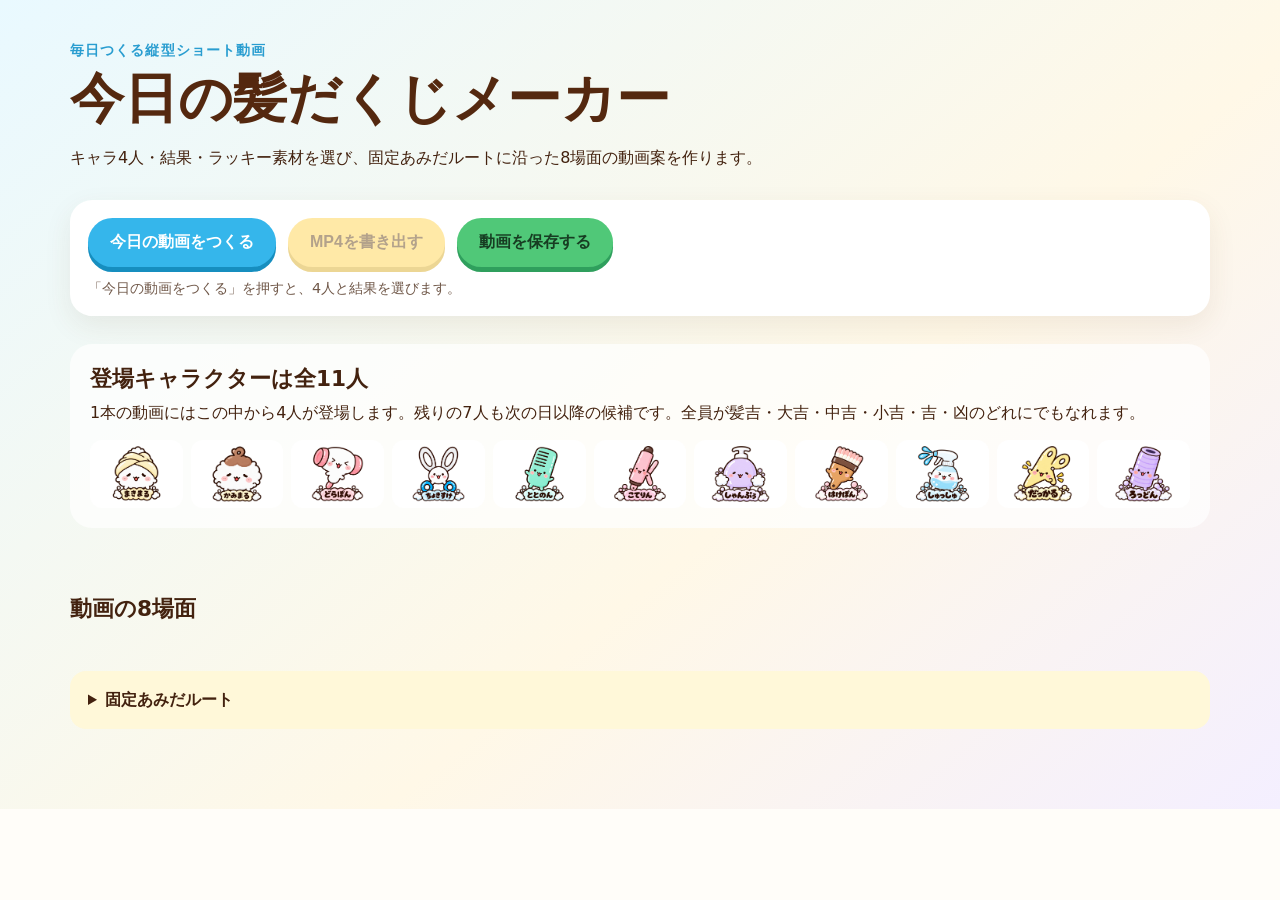
<file: index.html>
<!doctype html>
<html lang="ja">
<head>
  <meta charset="utf-8" />
  <meta name="viewport" content="width=device-width,initial-scale=1" />
  <title>今日の髪だくじメーカー</title>
  <link rel="icon" type="image/svg+xml" href="data:image/svg+xml,%3Csvg xmlns='http://www.w3.org/2000/svg' viewBox='0 0 64 64'%3E%3Crect width='64' height='64' rx='18' fill='%2359c7f4'/%3E%3Cpath d='M16 42c10-23 22-23 32 0' fill='none' stroke='white' stroke-width='7' stroke-linecap='round'/%3E%3C/svg%3E" />
  <link rel="stylesheet" href="style.css?v=20261110-0080" />
</head>
<body>
  <main>
    <header><p class="eyebrow">毎日つくる縦型ショート動画</p><h1>今日の髪だくじメーカー</h1><p class="intro">キャラ4人・結果・ラッキー素材を選び、固定あみだルートに沿った8場面の動画案を作ります。</p></header>
    <section class="controls" aria-label="動画をつくる"><button id="generate" class="primary">今日の動画をつくる</button><button id="download" class="secondary" disabled>MP4を書き出す</button><a id="save-video" class="save-video" hidden download>動画を保存する</a><p id="status" role="status">「今日の動画をつくる」を押すと、4人と結果を選びます。</p></section>
    <section class="pool" aria-label="登場キャラクター"><h2>登場キャラクターは全11人</h2><p>1本の動画にはこの中から4人が登場します。残りの7人も次の日以降の候補です。全員が髪吉・大吉・中吉・小吉・吉・凶のどれにでもなれます。</p><div id="character-pool" class="character-pool"></div></section>
    <section id="summary" class="summary" hidden></section><section><h2>動画の8場面</h2><div id="pages" class="pages" aria-live="polite"></div></section><details><summary>固定あみだルート</summary><p>ピンク→青、黄→緑、青→ピンク、緑→黄。キャラが変わっても、このルートと移動の速さは変わりません。</p></details>
  </main>
  <script src="vendor/ffmpeg.js?v=20261022-1045"></script>
  <script src="vendor/ffmpeg-util.js?v=20261022-1045"></script>
  <script src="app.js?v=20261110-0080"></script><script src="mp4.js?v=20261110-0080"></script>
</body>
</html>
</file>
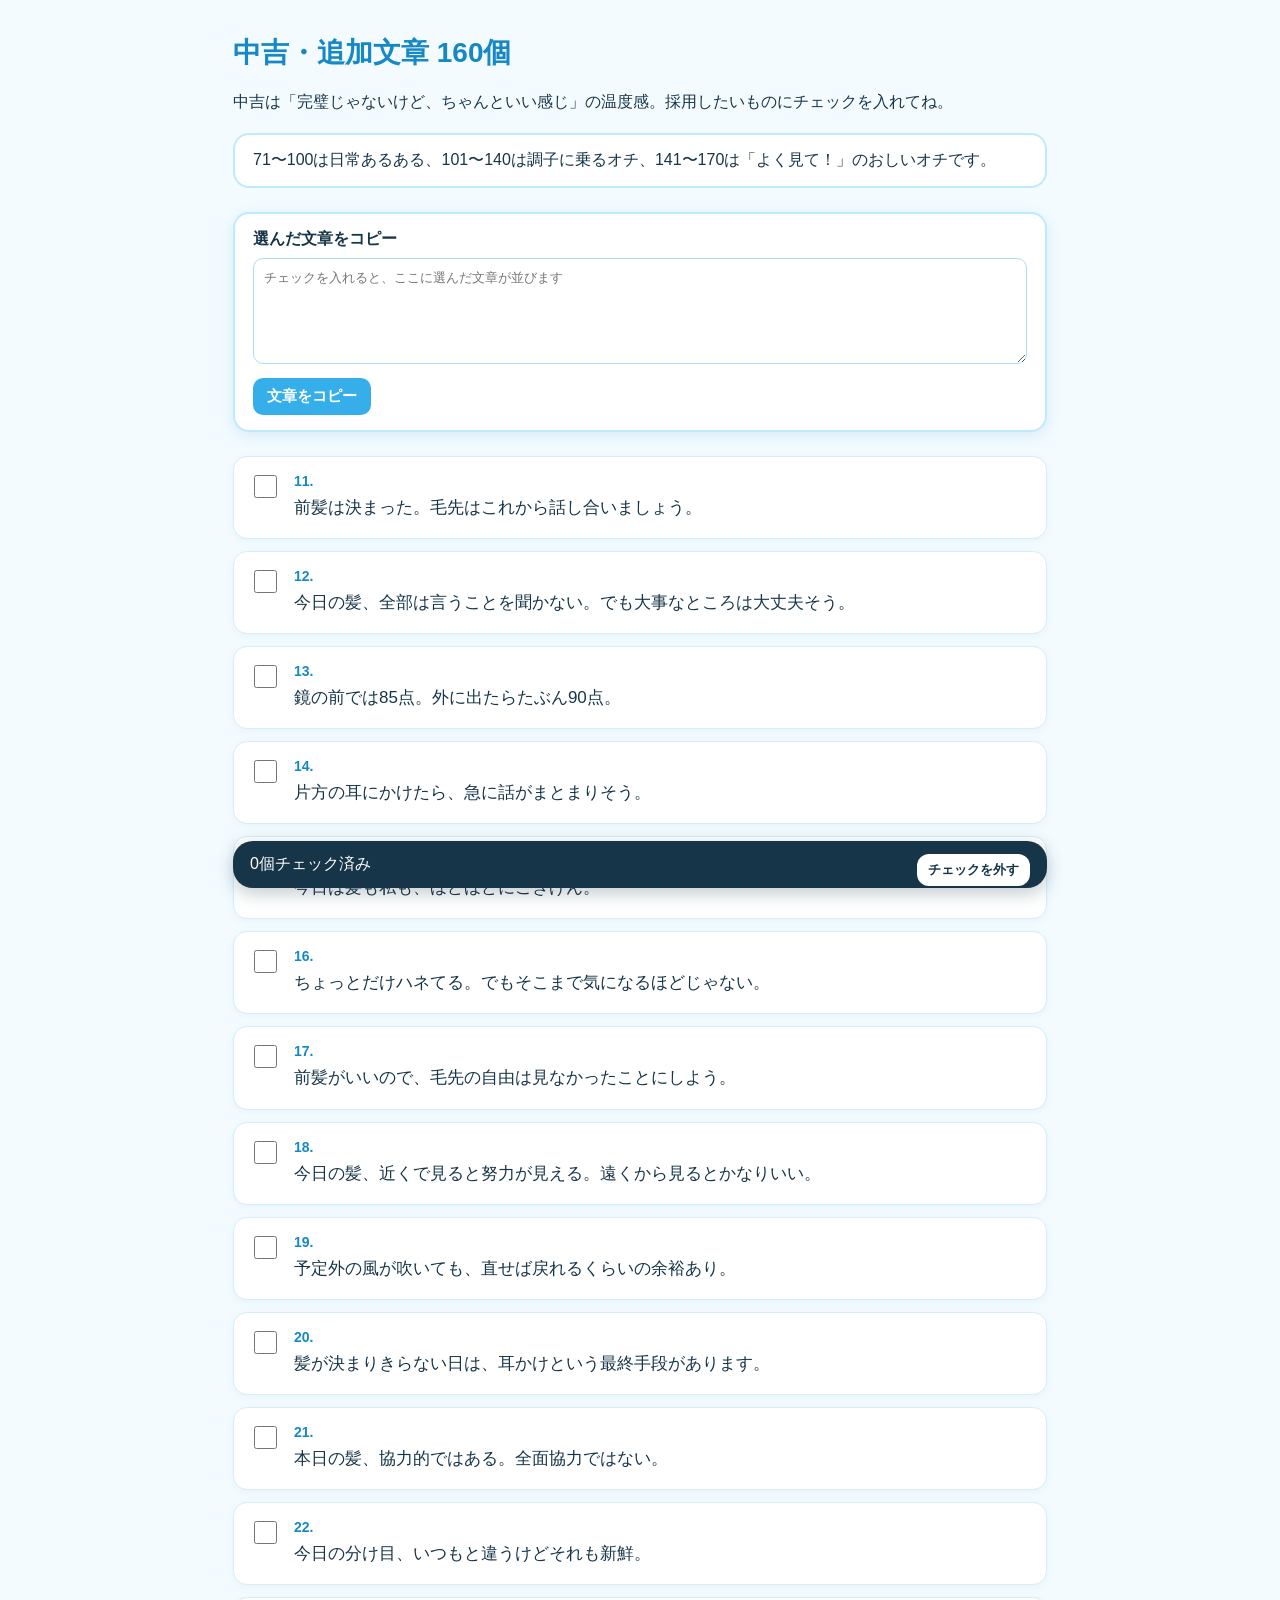
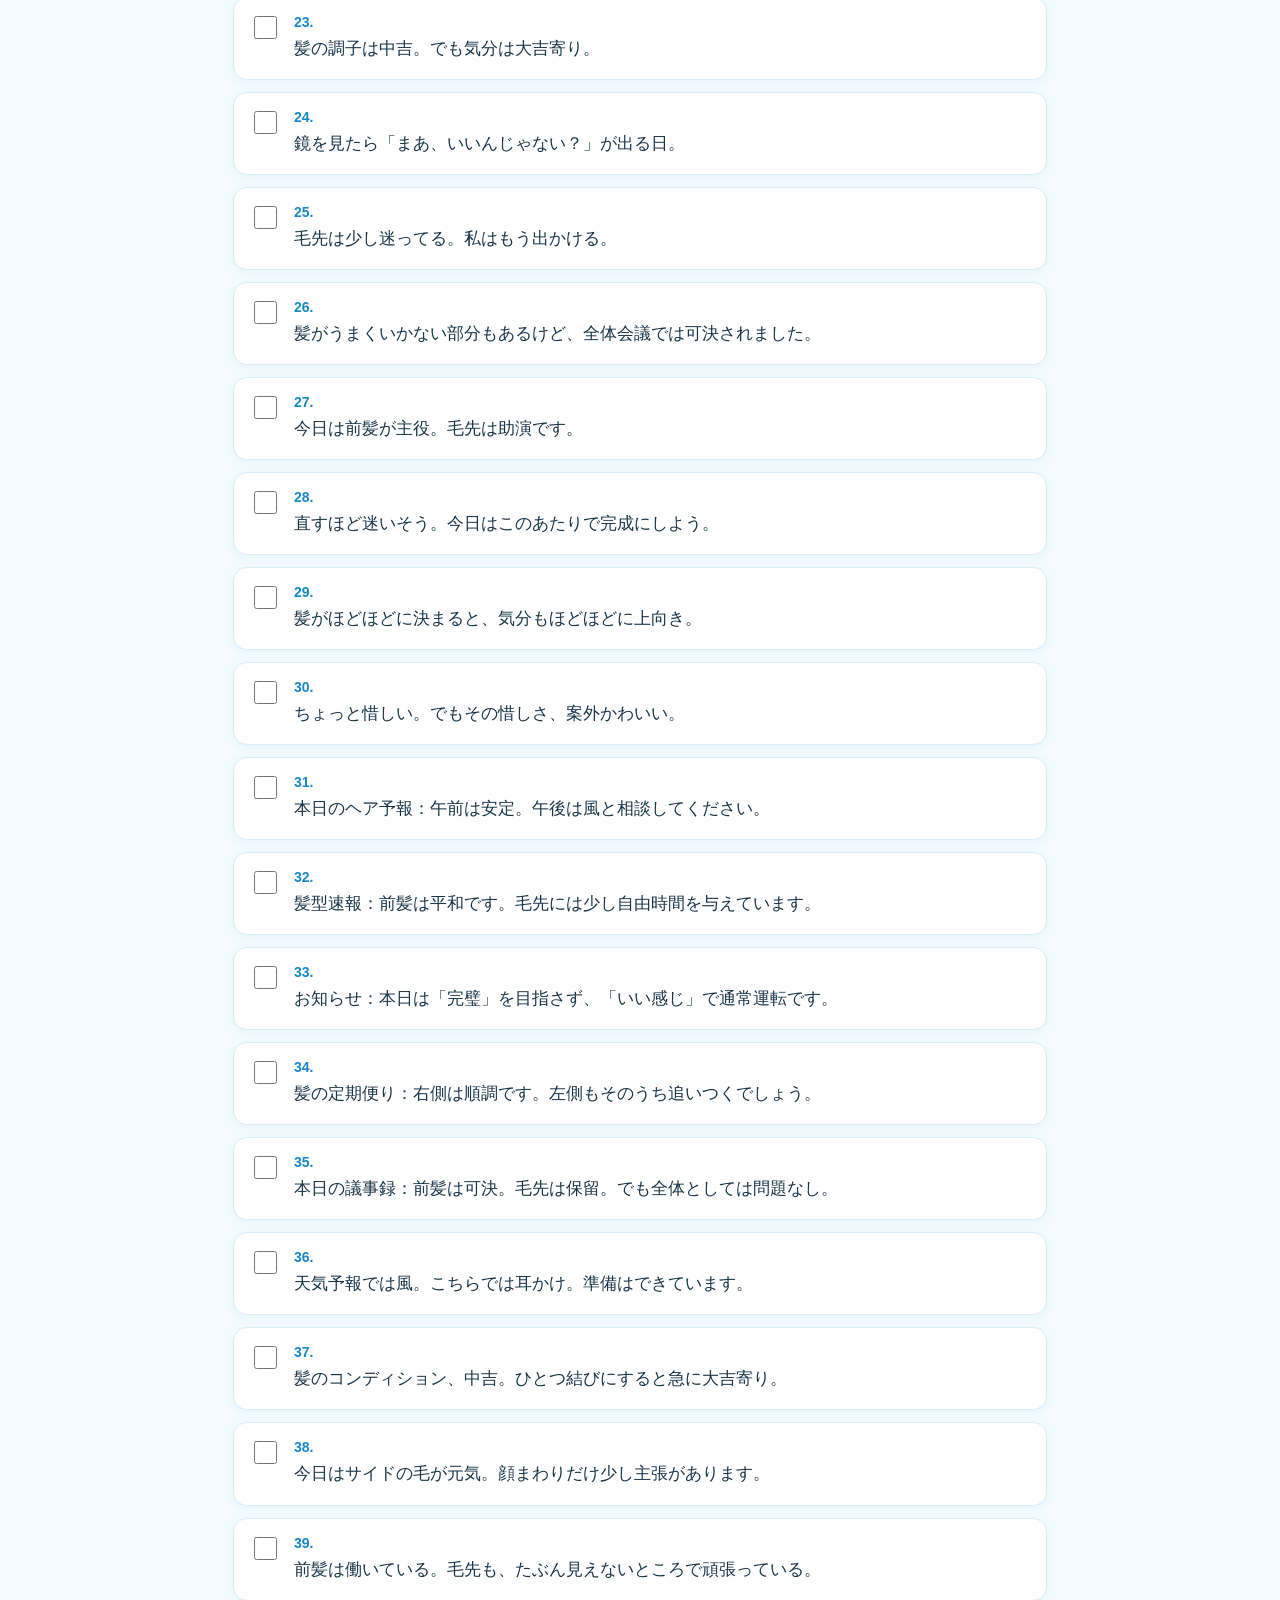
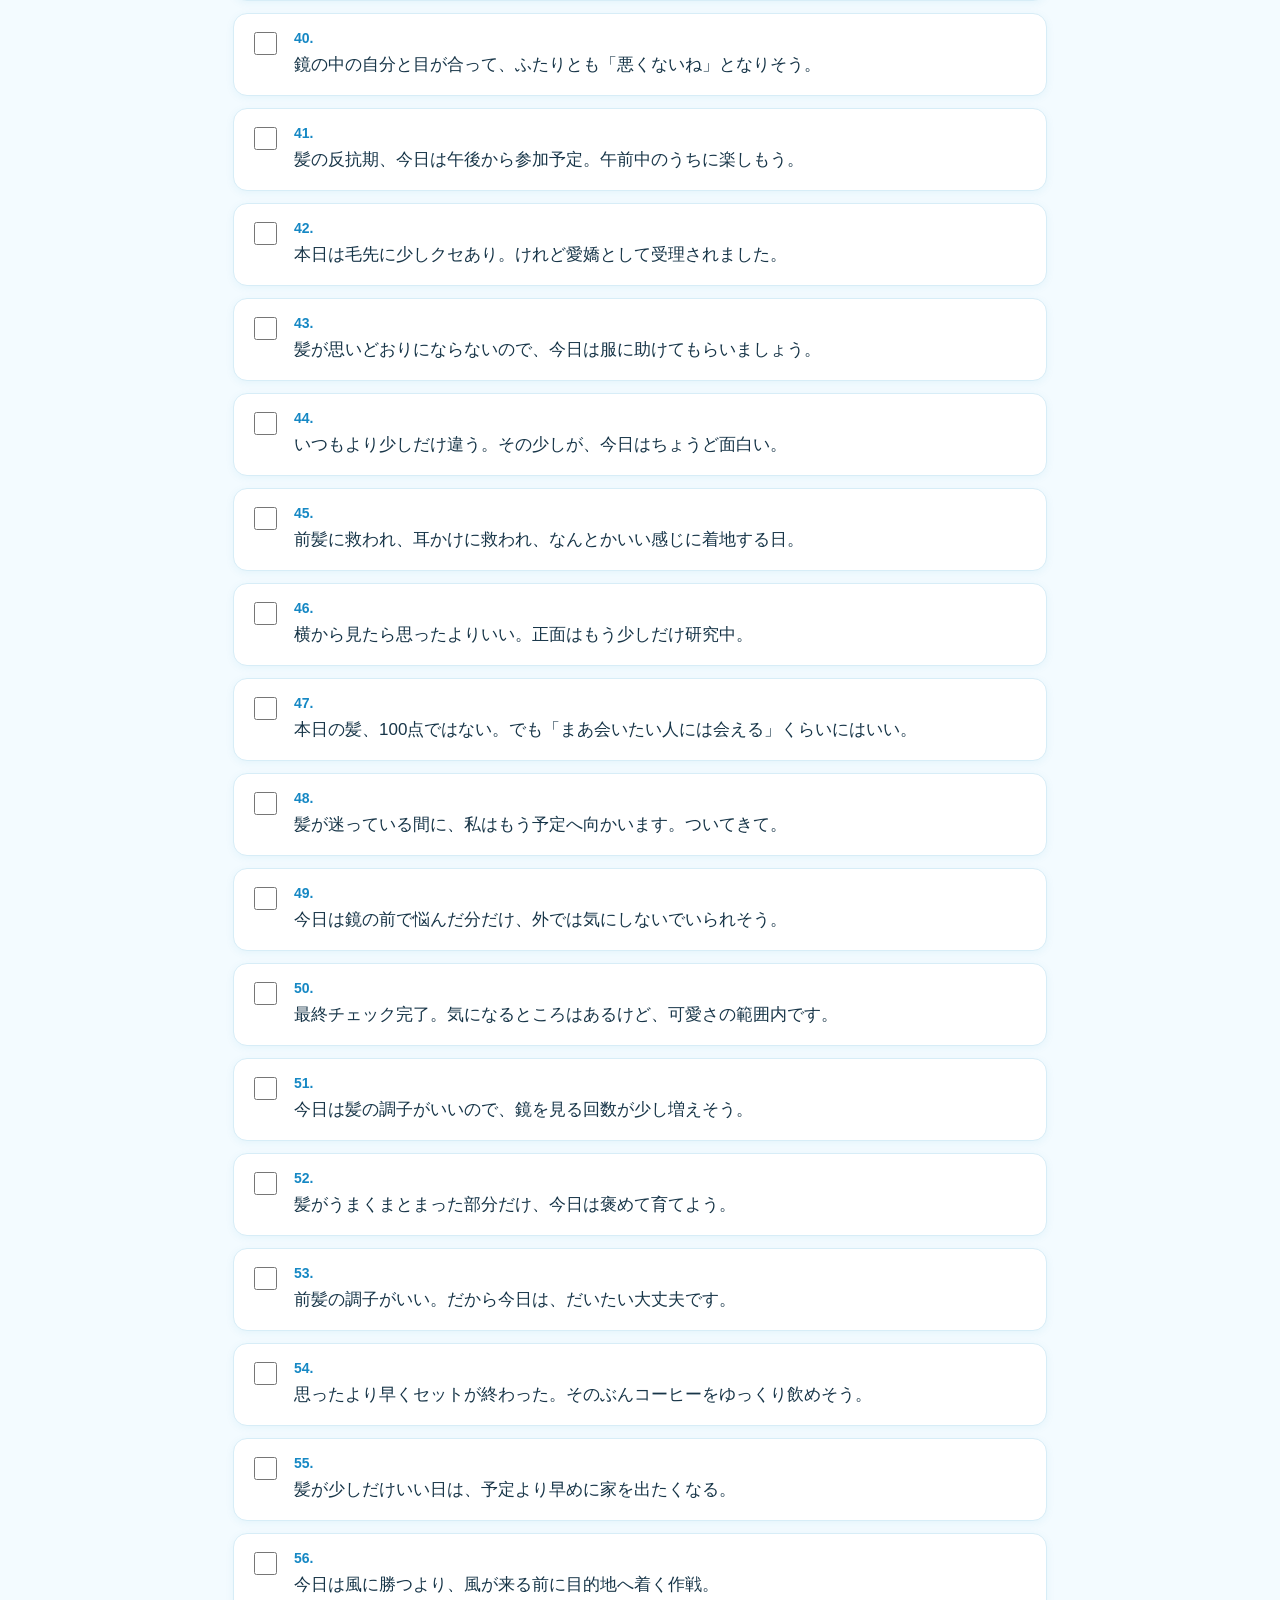
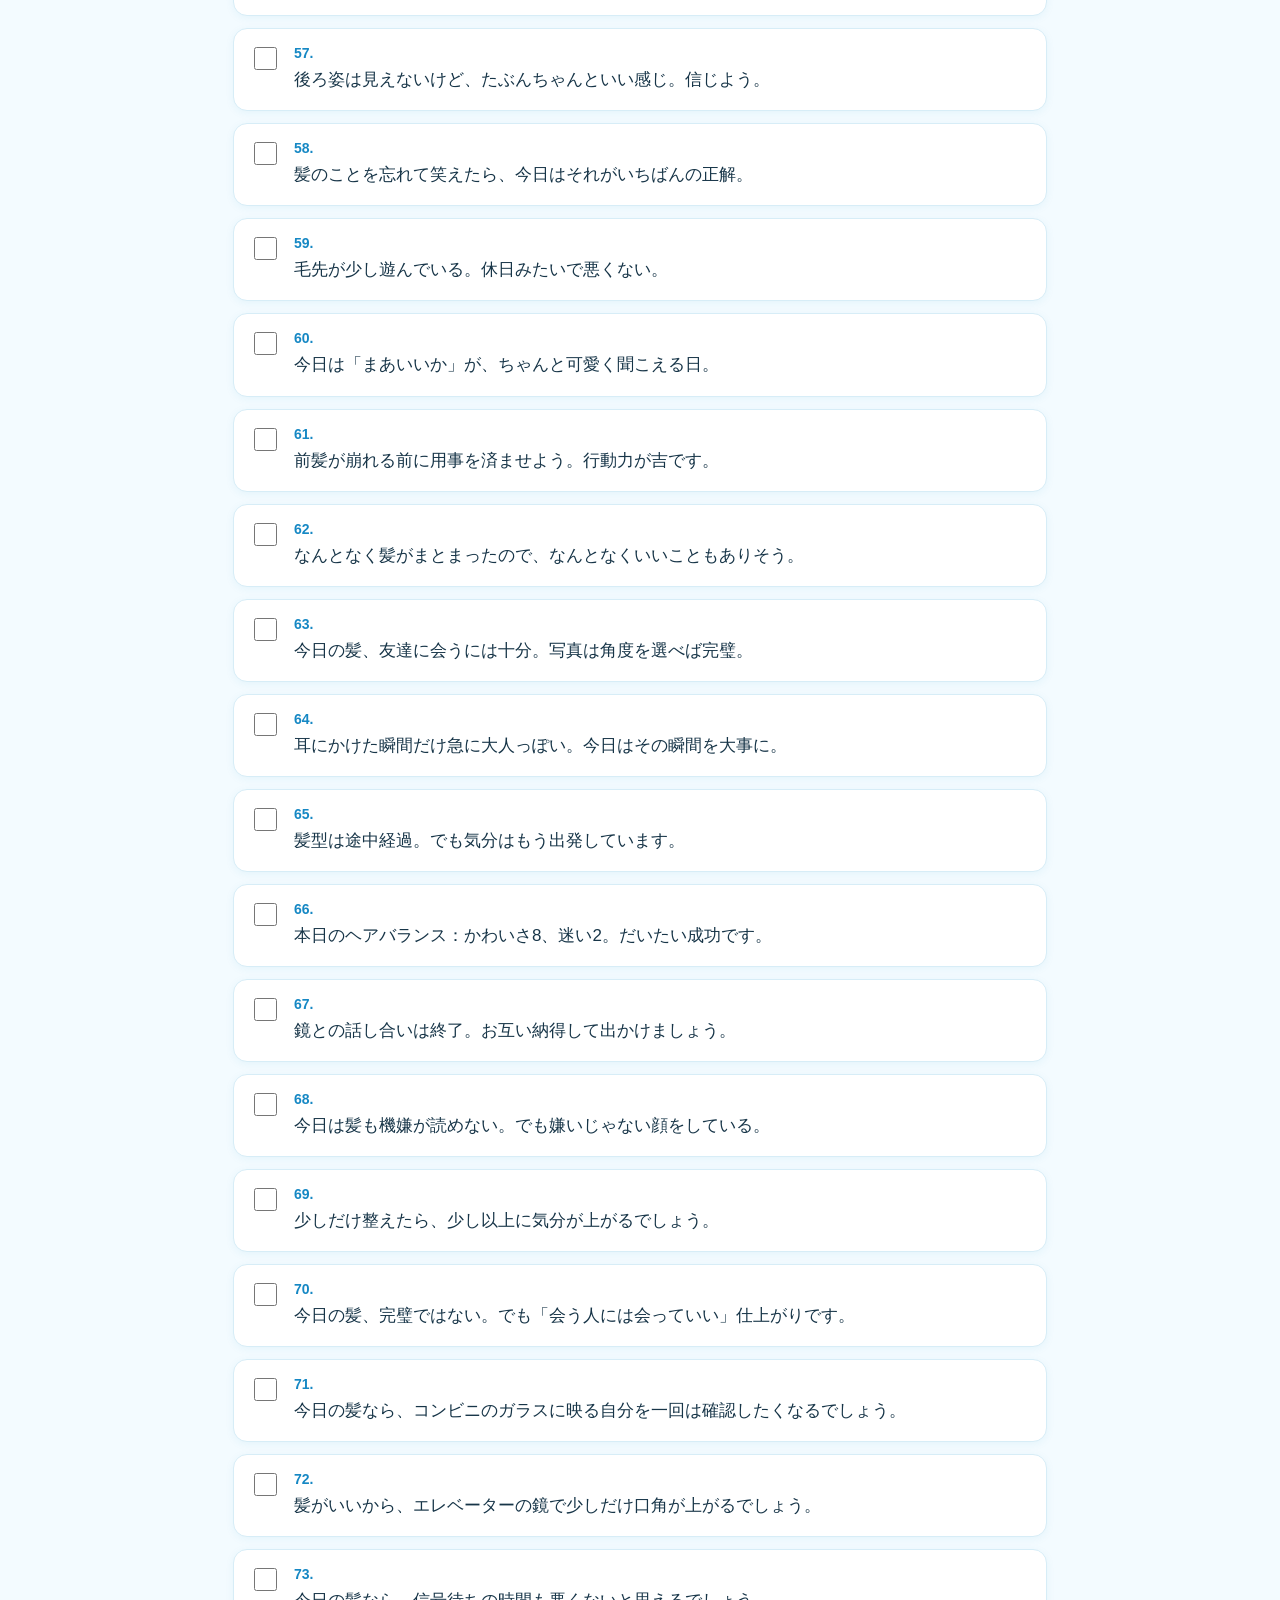
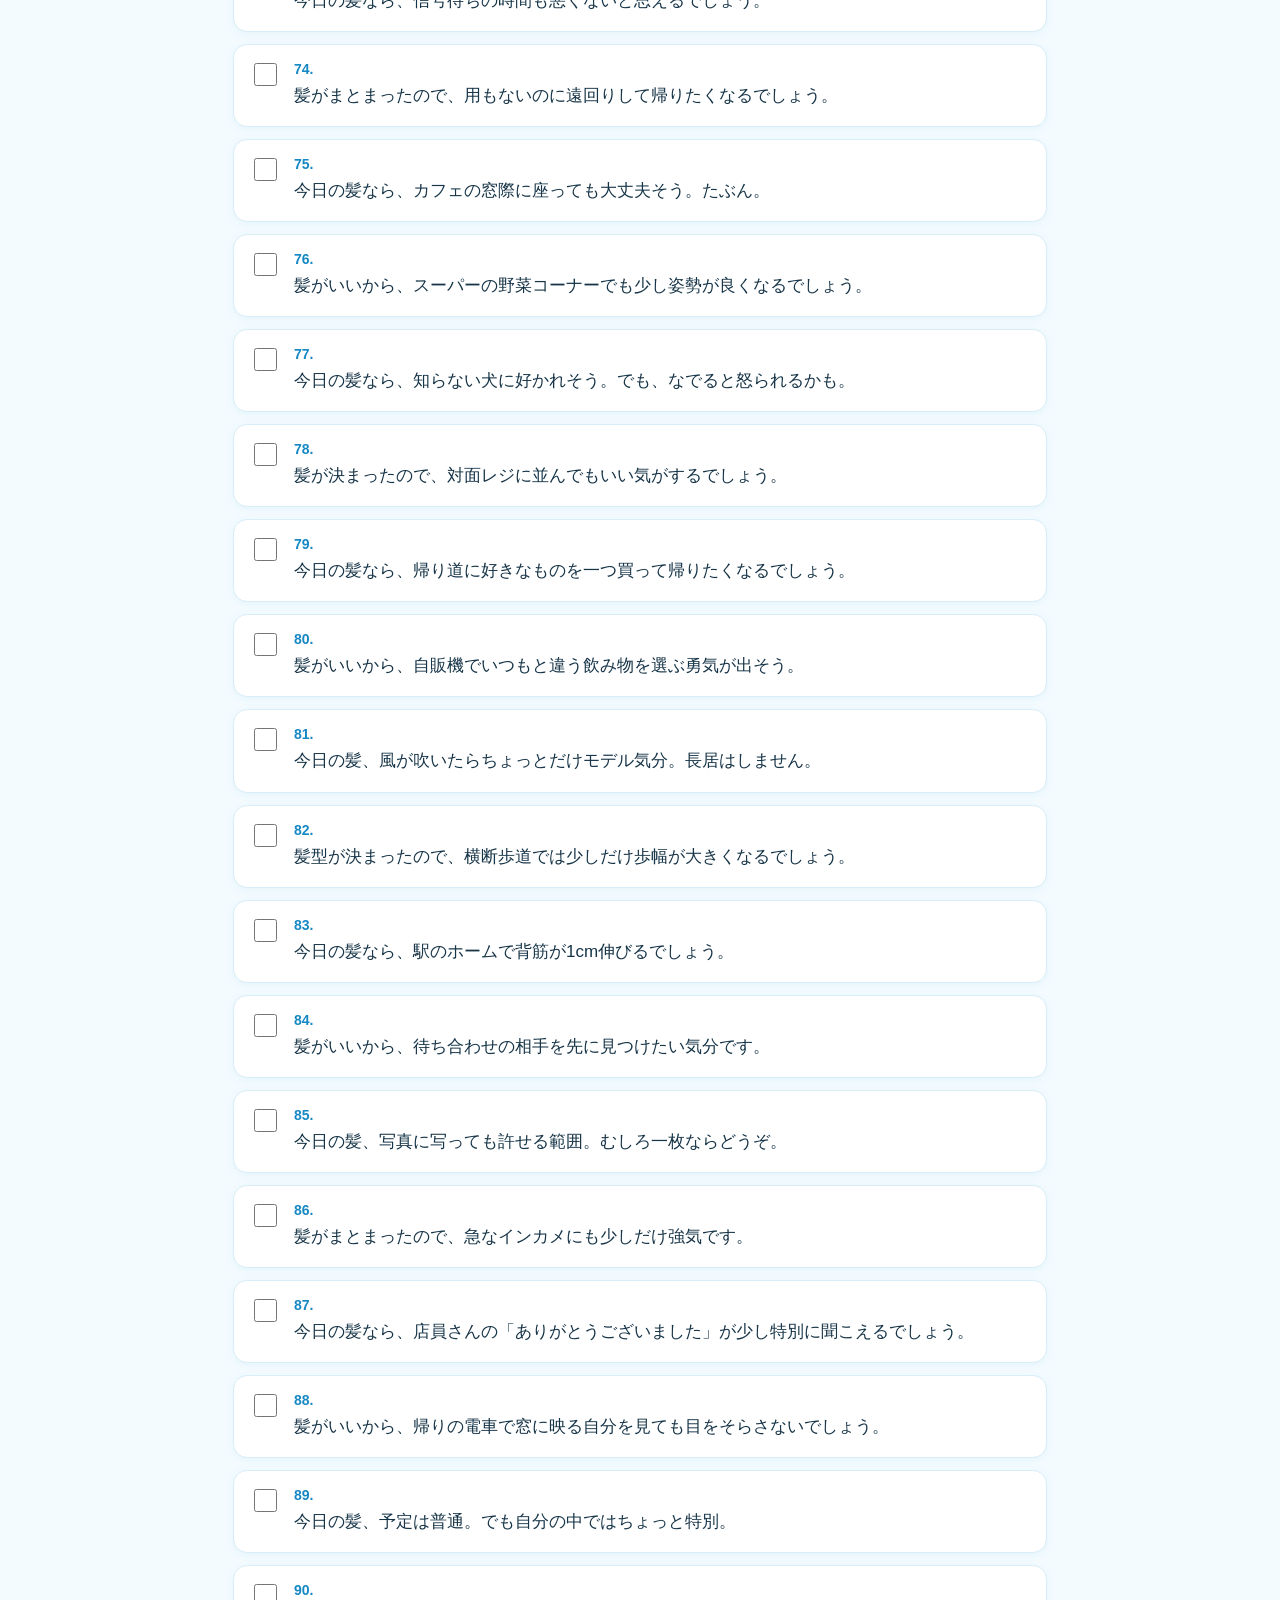
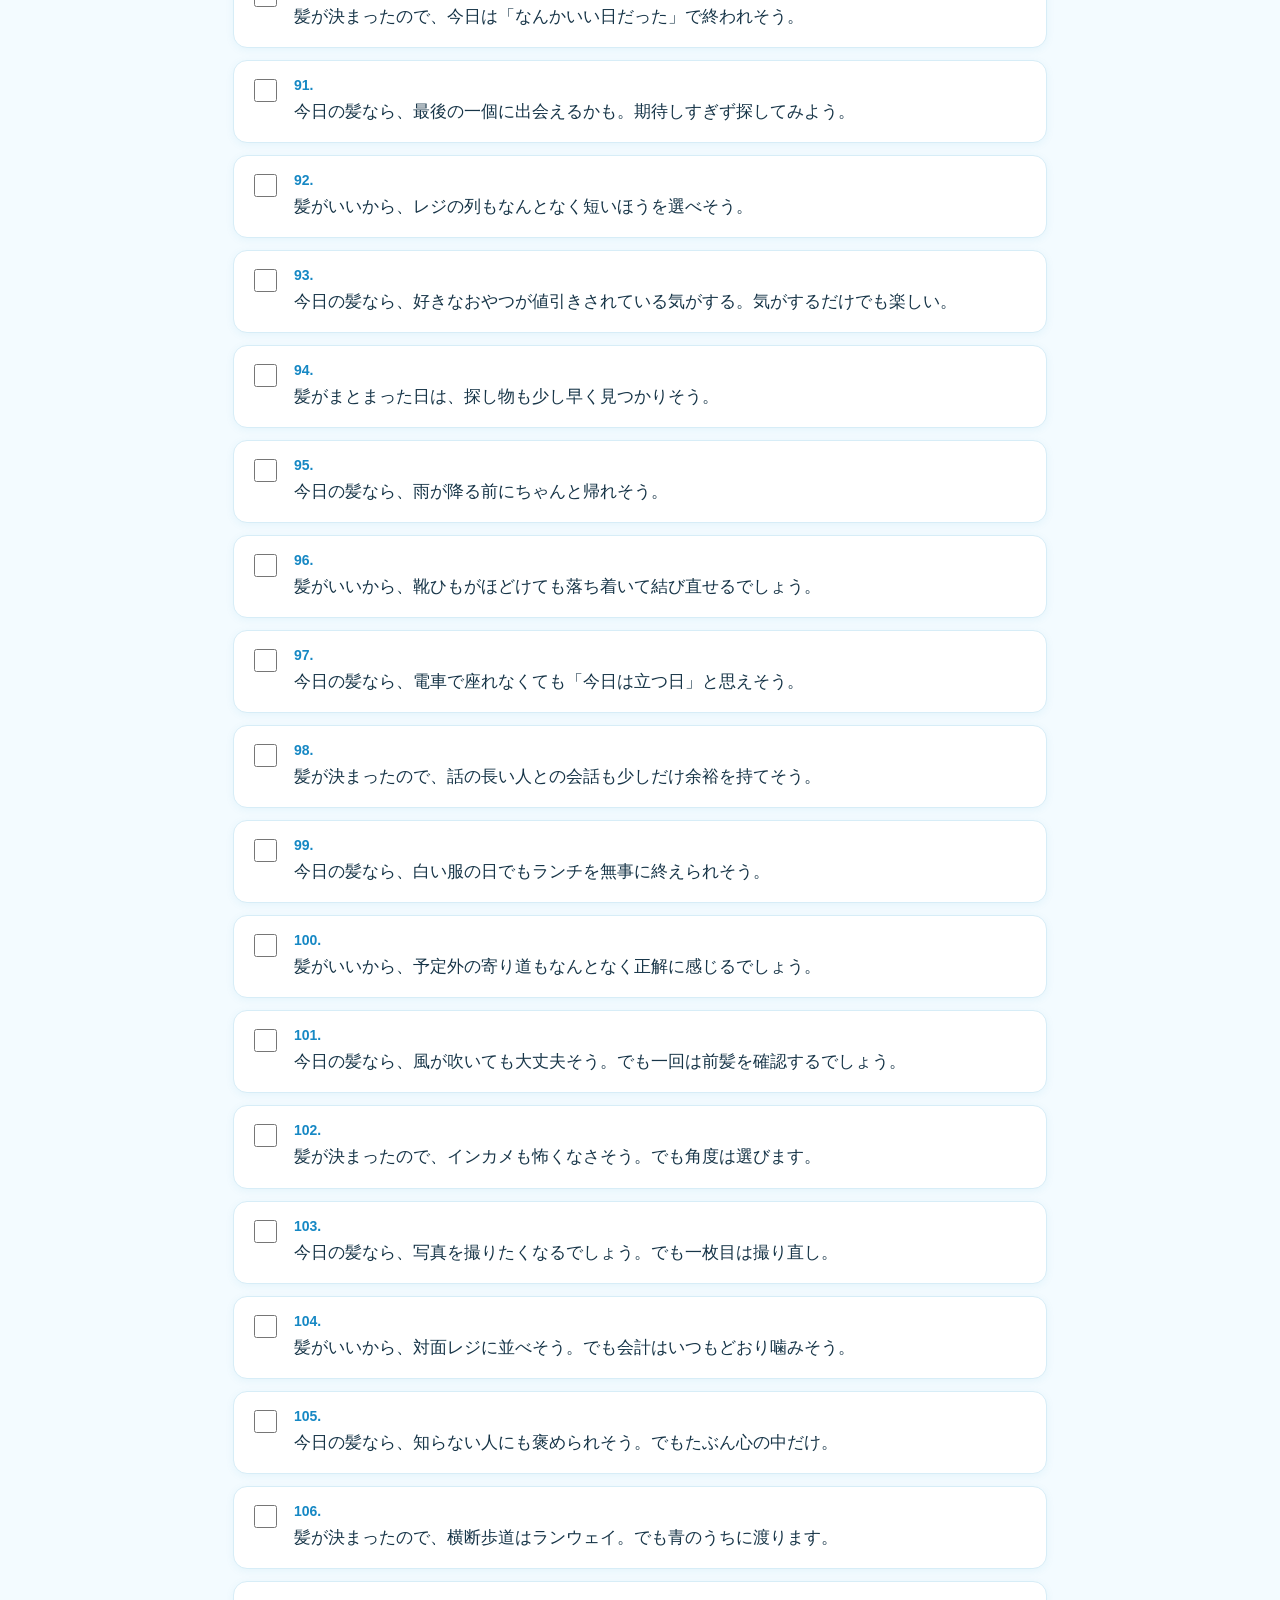
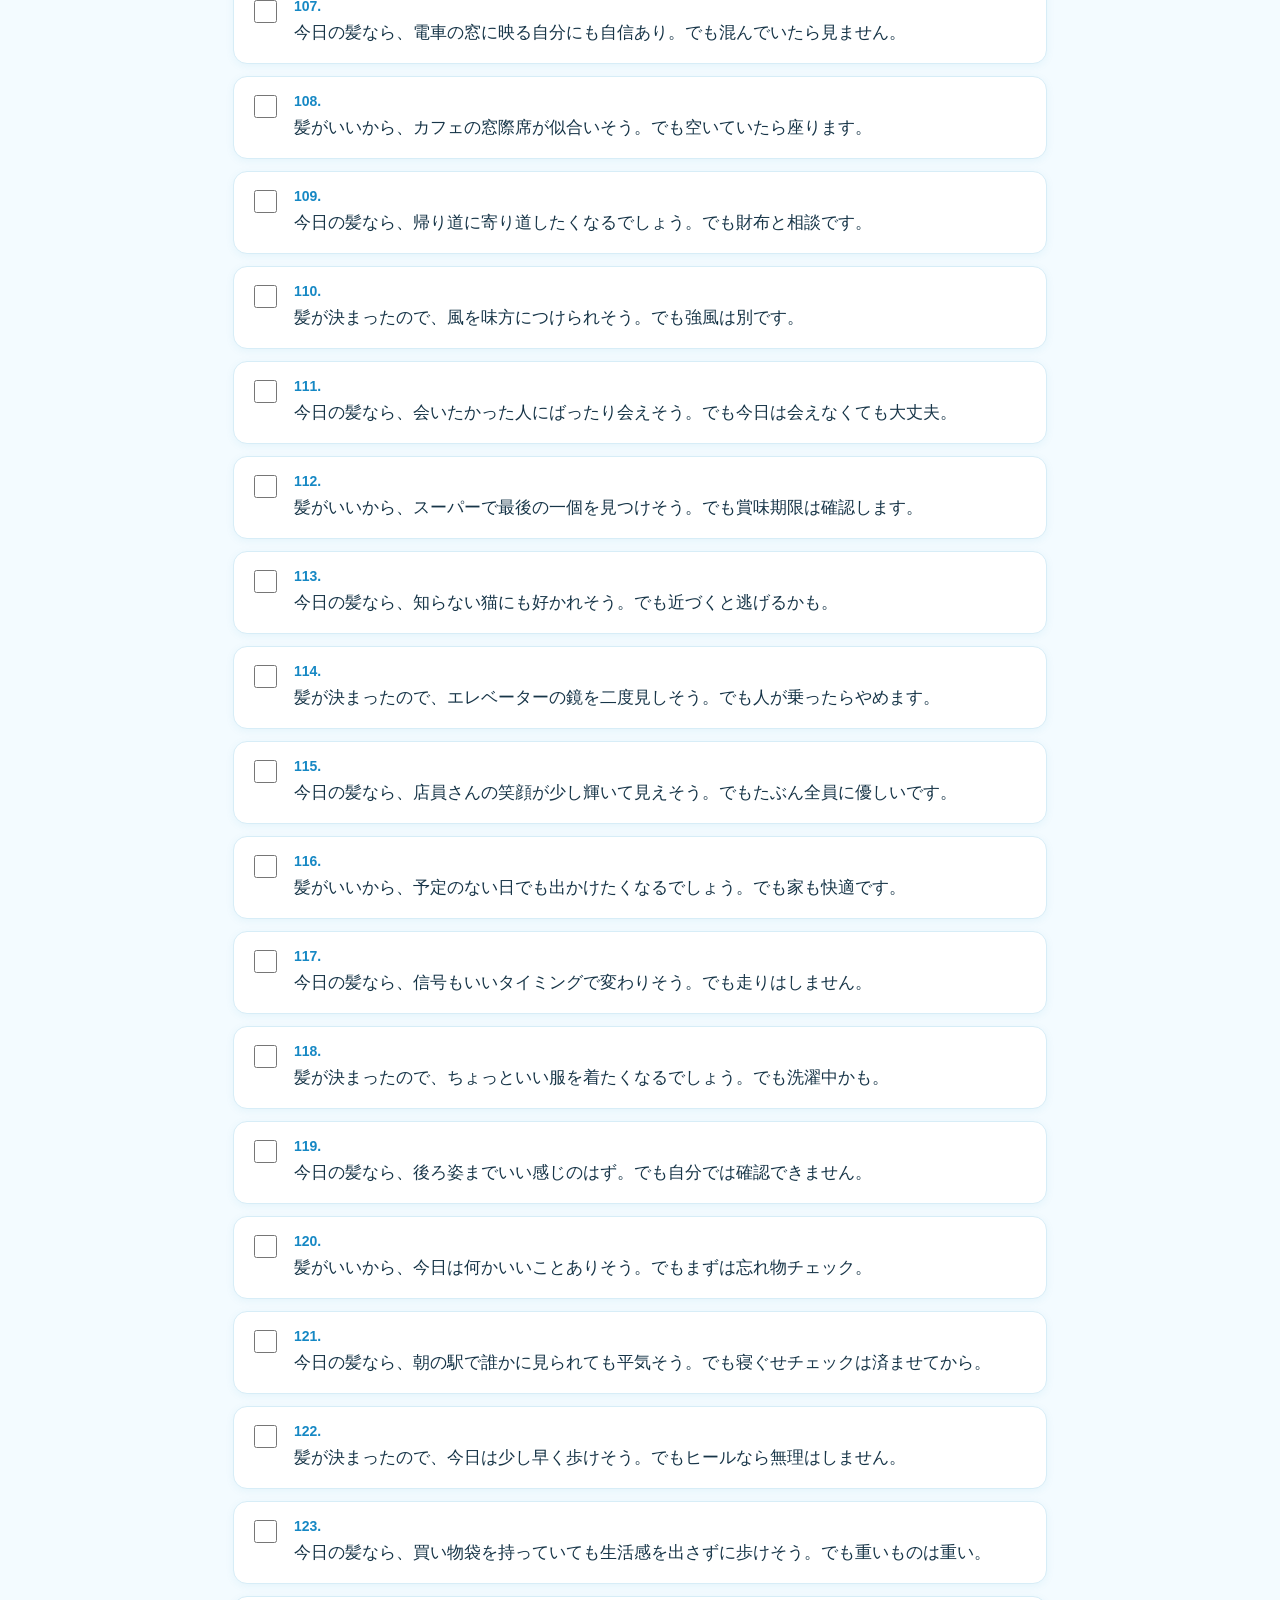
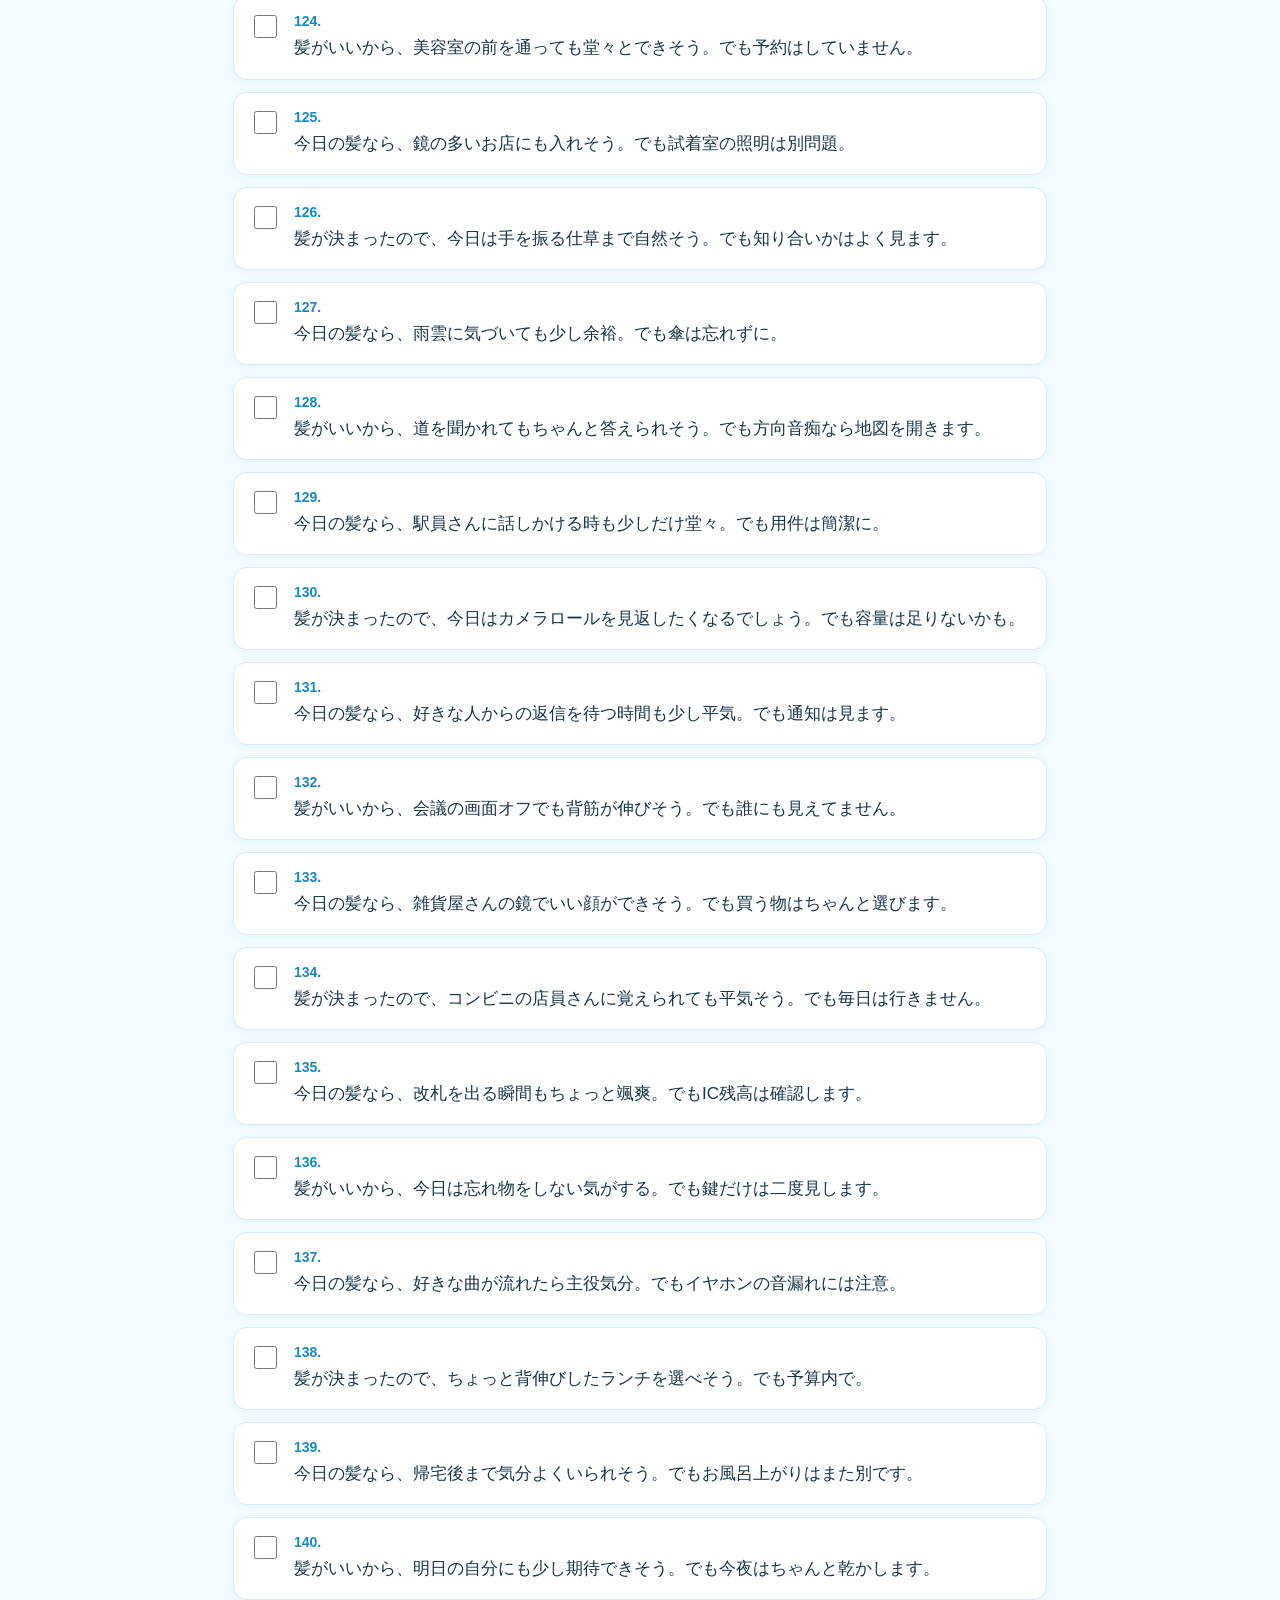
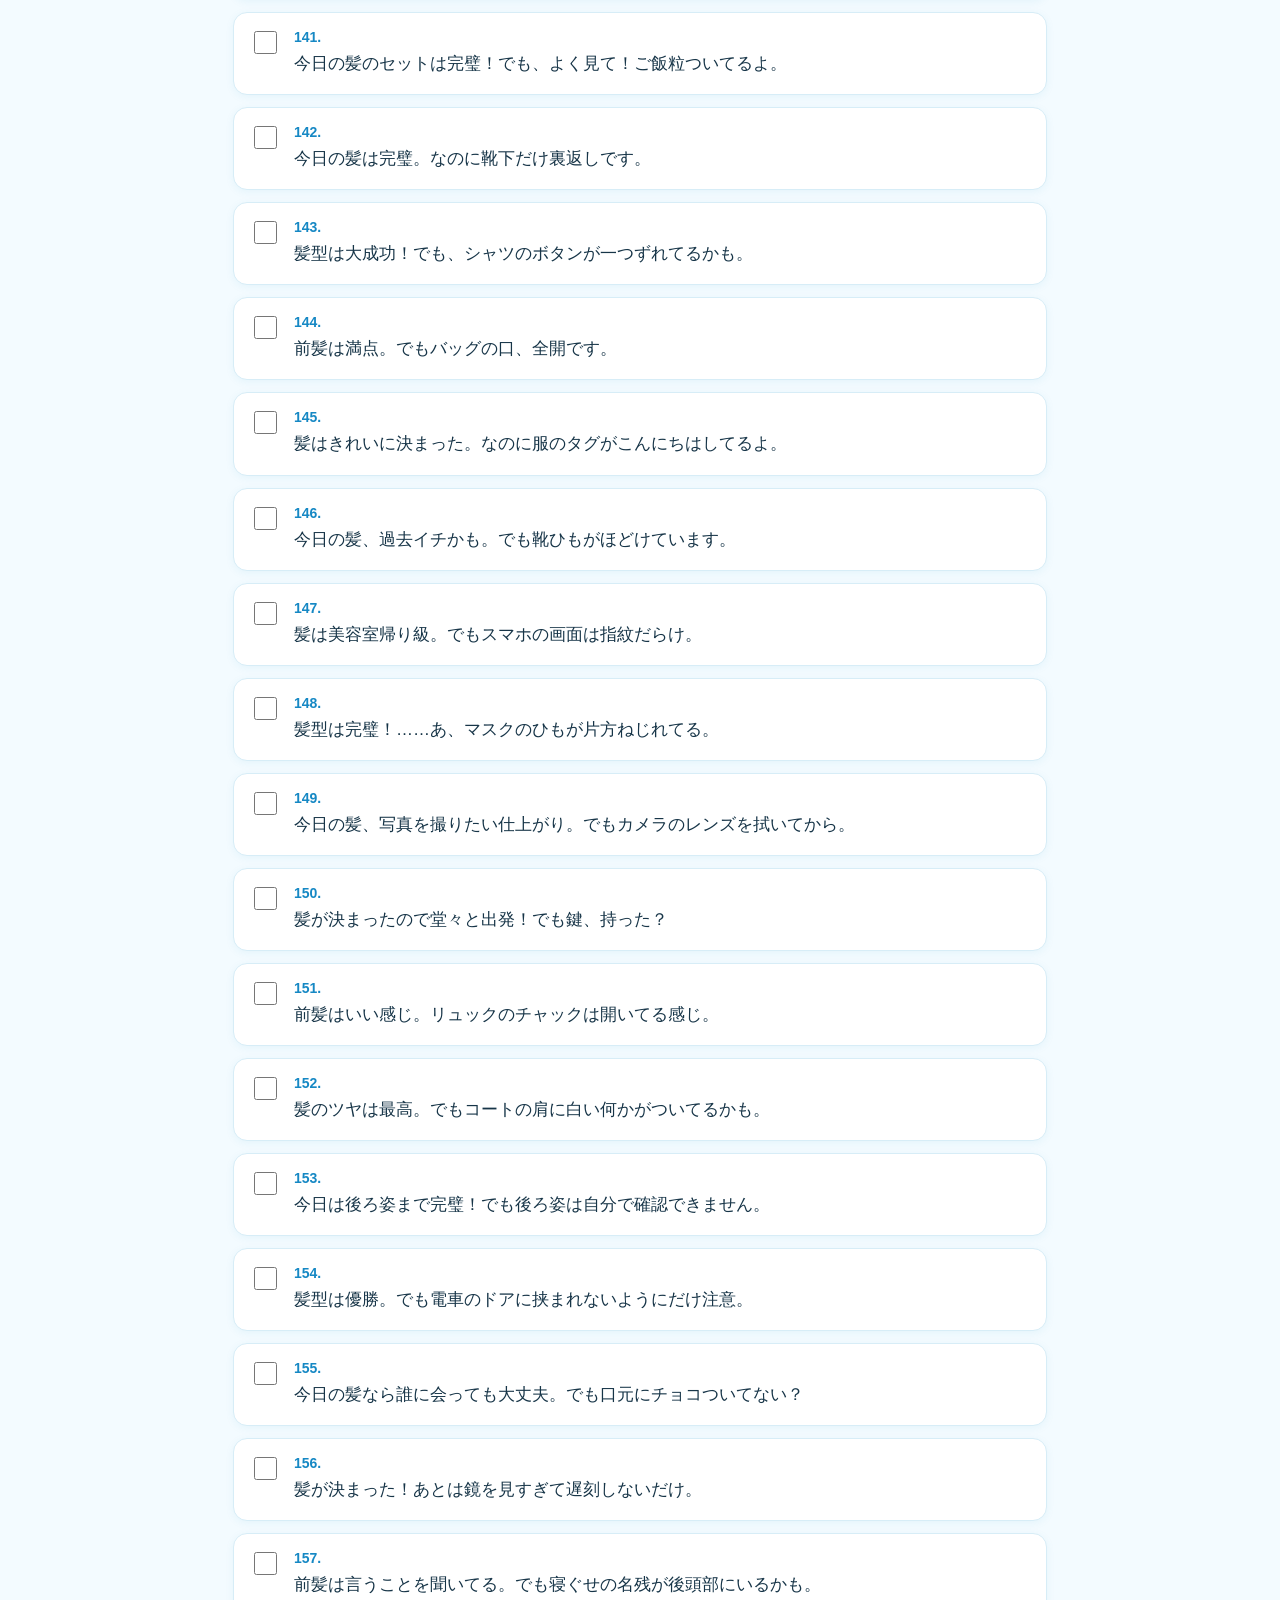
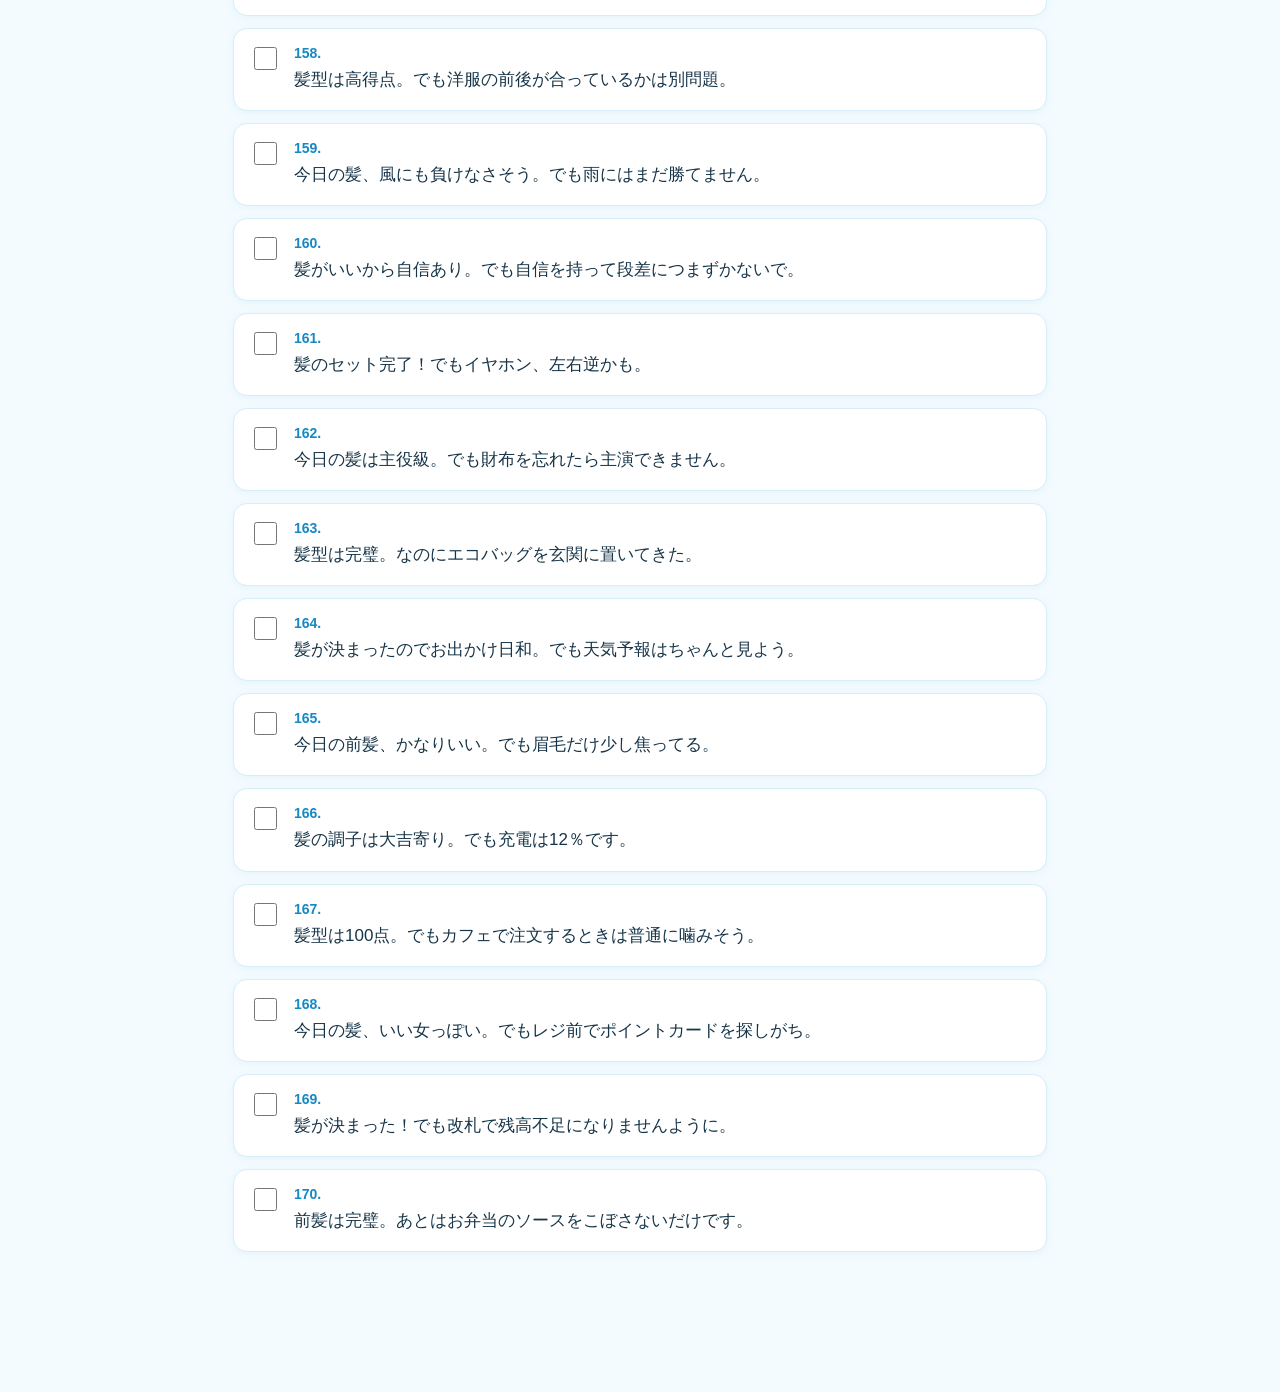
<file: chukichi-check.html>
<!doctype html><html lang="ja"><head><meta charset="utf-8"><meta name="viewport" content="width=device-width,initial-scale=1"><title>中吉・追加文章チェック</title><style>
:root{--blue:#36aeea;--ink:#173548}*{box-sizing:border-box}body{margin:0;background:#f3fbff;color:var(--ink);font-family:-apple-system,BlinkMacSystemFont,"Hiragino Sans","Yu Gothic",sans-serif}main{max-width:850px;margin:auto;padding:34px 18px 70px}h1{font-size:28px;margin:0 0 8px;color:#1688c4}p{line-height:1.7}.note,.copybox{background:#fff;border:2px solid #bdeaff;border-radius:16px;padding:15px 18px;margin:18px 0 24px}.copybox{position:sticky;top:10px;z-index:2;box-shadow:0 4px 16px #1688c420}.copybox strong{display:block;margin-bottom:8px}.copybox textarea{width:100%;min-height:106px;border:1px solid #a8dff5;border-radius:10px;padding:10px;font:15px/1.5 inherit;resize:vertical}.actions{display:flex;gap:9px;margin-top:10px;align-items:center}.actions button{border:0;border-radius:10px;background:var(--blue);color:white;padding:9px 14px;font-weight:800;font-size:15px}.actions span{font-size:14px}.list{display:grid;gap:12px}.item{display:flex;gap:14px;align-items:flex-start;background:#fff;border:1px solid #d7edf7;border-radius:14px;padding:16px;box-shadow:0 2px 8px #1688c410}.item:has(input:checked){border-color:var(--blue);background:#eefaff}.item input{accent-color:var(--blue);width:23px;height:23px;margin-top:2px;flex:none}.num{font-weight:800;color:#1688c4;font-size:14px;display:block;margin-bottom:5px}.text{font-size:17px;line-height:1.65}.bar{position:sticky;bottom:12px;background:#173548;color:white;border-radius:20px;padding:13px 17px;margin-top:23px;box-shadow:0 5px 18px #17354844}.bar button{float:right;border:0;border-radius:12px;background:#fff;color:#173548;padding:7px 11px;font-weight:700}@media(max-width:500px){main{padding:24px 13px 60px}h1{font-size:24px}.text{font-size:16px}}</style></head><body><main><h1>中吉・追加文章 160個</h1><p>中吉は「完璧じゃないけど、ちゃんといい感じ」の温度感。採用したいものにチェックを入れてね。</p><div class="note">71〜100は日常あるある、101〜140は調子に乗るオチ、141〜170は「よく見て！」のおしいオチです。</div><section class="copybox"><strong>選んだ文章をコピー</strong><textarea id="copied" readonly placeholder="チェックを入れると、ここに選んだ文章が並びます"></textarea><div class="actions"><button id="copy">文章をコピー</button><span id="copyStatus"></span></div></section><section class="list" id="list"></section><div class="bar"><span id="count">0個チェック済み</span><button id="clear">チェックを外す</button></div></main><script>
const texts=["前髪は決まった。毛先はこれから話し合いましょう。","今日の髪、全部は言うことを聞かない。でも大事なところは大丈夫そう。","鏡の前では85点。外に出たらたぶん90点。","片方の耳にかけたら、急に話がまとまりそう。","今日は髪も私も、ほどほどにごきげん。","ちょっとだけハネてる。でもそこまで気になるほどじゃない。","前髪がいいので、毛先の自由は見なかったことにしよう。","今日の髪、近くで見ると努力が見える。遠くから見るとかなりいい。","予定外の風が吹いても、直せば戻れるくらいの余裕あり。","髪が決まりきらない日は、耳かけという最終手段があります。","本日の髪、協力的ではある。全面協力ではない。","今日の分け目、いつもと違うけどそれも新鮮。","髪の調子は中吉。でも気分は大吉寄り。","鏡を見たら「まあ、いいんじゃない？」が出る日。","毛先は少し迷ってる。私はもう出かける。","髪がうまくいかない部分もあるけど、全体会議では可決されました。","今日は前髪が主役。毛先は助演です。","直すほど迷いそう。今日はこのあたりで完成にしよう。","髪がほどほどに決まると、気分もほどほどに上向き。","ちょっと惜しい。でもその惜しさ、案外かわいい。","本日のヘア予報：午前は安定。午後は風と相談してください。","髪型速報：前髪は平和です。毛先には少し自由時間を与えています。","お知らせ：本日は「完璧」を目指さず、「いい感じ」で通常運転です。","髪の定期便り：右側は順調です。左側もそのうち追いつくでしょう。","本日の議事録：前髪は可決。毛先は保留。でも全体としては問題なし。","天気予報では風。こちらでは耳かけ。準備はできています。","髪のコンディション、中吉。ひとつ結びにすると急に大吉寄り。","今日はサイドの毛が元気。顔まわりだけ少し主張があります。","前髪は働いている。毛先も、たぶん見えないところで頑張っている。","鏡の中の自分と目が合って、ふたりとも「悪くないね」となりそう。","髪の反抗期、今日は午後から参加予定。午前中のうちに楽しもう。","本日は毛先に少しクセあり。けれど愛嬌として受理されました。","髪が思いどおりにならないので、今日は服に助けてもらいましょう。","いつもより少しだけ違う。その少しが、今日はちょうど面白い。","前髪に救われ、耳かけに救われ、なんとかいい感じに着地する日。","横から見たら思ったよりいい。正面はもう少しだけ研究中。","本日の髪、100点ではない。でも「まあ会いたい人には会える」くらいにはいい。","髪が迷っている間に、私はもう予定へ向かいます。ついてきて。","今日は鏡の前で悩んだ分だけ、外では気にしないでいられそう。","最終チェック完了。気になるところはあるけど、可愛さの範囲内です。","今日は髪の調子がいいので、鏡を見る回数が少し増えそう。","髪がうまくまとまった部分だけ、今日は褒めて育てよう。","前髪の調子がいい。だから今日は、だいたい大丈夫です。","思ったより早くセットが終わった。そのぶんコーヒーをゆっくり飲めそう。","髪が少しだけいい日は、予定より早めに家を出たくなる。","今日は風に勝つより、風が来る前に目的地へ着く作戦。","後ろ姿は見えないけど、たぶんちゃんといい感じ。信じよう。","髪のことを忘れて笑えたら、今日はそれがいちばんの正解。","毛先が少し遊んでいる。休日みたいで悪くない。","今日は「まあいいか」が、ちゃんと可愛く聞こえる日。","前髪が崩れる前に用事を済ませよう。行動力が吉です。","なんとなく髪がまとまったので、なんとなくいいこともありそう。","今日の髪、友達に会うには十分。写真は角度を選べば完璧。","耳にかけた瞬間だけ急に大人っぽい。今日はその瞬間を大事に。","髪型は途中経過。でも気分はもう出発しています。","本日のヘアバランス：かわいさ8、迷い2。だいたい成功です。","鏡との話し合いは終了。お互い納得して出かけましょう。","今日は髪も機嫌が読めない。でも嫌いじゃない顔をしている。","少しだけ整えたら、少し以上に気分が上がるでしょう。","今日の髪、完璧ではない。でも「会う人には会っていい」仕上がりです。","今日の髪なら、コンビニのガラスに映る自分を一回は確認したくなるでしょう。","髪がいいから、エレベーターの鏡で少しだけ口角が上がるでしょう。","今日の髪なら、信号待ちの時間も悪くないと思えるでしょう。","髪がまとまったので、用もないのに遠回りして帰りたくなるでしょう。","今日の髪なら、カフェの窓際に座っても大丈夫そう。たぶん。","髪がいいから、スーパーの野菜コーナーでも少し姿勢が良くなるでしょう。","今日の髪なら、知らない犬に好かれそう。でも、なでると怒られるかも。","髪が決まったので、対面レジに並んでもいい気がするでしょう。","今日の髪なら、帰り道に好きなものを一つ買って帰りたくなるでしょう。","髪がいいから、自販機でいつもと違う飲み物を選ぶ勇気が出そう。","今日の髪、風が吹いたらちょっとだけモデル気分。長居はしません。","髪型が決まったので、横断歩道では少しだけ歩幅が大きくなるでしょう。","今日の髪なら、駅のホームで背筋が1cm伸びるでしょう。","髪がいいから、待ち合わせの相手を先に見つけたい気分です。","今日の髪、写真に写っても許せる範囲。むしろ一枚ならどうぞ。","髪がまとまったので、急なインカメにも少しだけ強気です。","今日の髪なら、店員さんの「ありがとうございました」が少し特別に聞こえるでしょう。","髪がいいから、帰りの電車で窓に映る自分を見ても目をそらさないでしょう。","今日の髪、予定は普通。でも自分の中ではちょっと特別。","髪が決まったので、今日は「なんかいい日だった」で終われそう。","今日の髪なら、最後の一個に出会えるかも。期待しすぎず探してみよう。","髪がいいから、レジの列もなんとなく短いほうを選べそう。","今日の髪なら、好きなおやつが値引きされている気がする。気がするだけでも楽しい。","髪がまとまった日は、探し物も少し早く見つかりそう。","今日の髪なら、雨が降る前にちゃんと帰れそう。","髪がいいから、靴ひもがほどけても落ち着いて結び直せるでしょう。","今日の髪なら、電車で座れなくても「今日は立つ日」と思えそう。","髪が決まったので、話の長い人との会話も少しだけ余裕を持てそう。","今日の髪なら、白い服の日でもランチを無事に終えられそう。","髪がいいから、予定外の寄り道もなんとなく正解に感じるでしょう。","今日の髪なら、風が吹いても大丈夫そう。でも一回は前髪を確認するでしょう。","髪が決まったので、インカメも怖くなさそう。でも角度は選びます。","今日の髪なら、写真を撮りたくなるでしょう。でも一枚目は撮り直し。","髪がいいから、対面レジに並べそう。でも会計はいつもどおり噛みそう。","今日の髪なら、知らない人にも褒められそう。でもたぶん心の中だけ。","髪が決まったので、横断歩道はランウェイ。でも青のうちに渡ります。","今日の髪なら、電車の窓に映る自分にも自信あり。でも混んでいたら見ません。","髪がいいから、カフェの窓際席が似合いそう。でも空いていたら座ります。","今日の髪なら、帰り道に寄り道したくなるでしょう。でも財布と相談です。","髪が決まったので、風を味方につけられそう。でも強風は別です。","今日の髪なら、会いたかった人にばったり会えそう。でも今日は会えなくても大丈夫。","髪がいいから、スーパーで最後の一個を見つけそう。でも賞味期限は確認します。","今日の髪なら、知らない猫にも好かれそう。でも近づくと逃げるかも。","髪が決まったので、エレベーターの鏡を二度見しそう。でも人が乗ったらやめます。","今日の髪なら、店員さんの笑顔が少し輝いて見えそう。でもたぶん全員に優しいです。","髪がいいから、予定のない日でも出かけたくなるでしょう。でも家も快適です。","今日の髪なら、信号もいいタイミングで変わりそう。でも走りはしません。","髪が決まったので、ちょっといい服を着たくなるでしょう。でも洗濯中かも。","今日の髪なら、後ろ姿までいい感じのはず。でも自分では確認できません。","髪がいいから、今日は何かいいことありそう。でもまずは忘れ物チェック。","今日の髪なら、朝の駅で誰かに見られても平気そう。でも寝ぐせチェックは済ませてから。","髪が決まったので、今日は少し早く歩けそう。でもヒールなら無理はしません。","今日の髪なら、買い物袋を持っていても生活感を出さずに歩けそう。でも重いものは重い。","髪がいいから、美容室の前を通っても堂々とできそう。でも予約はしていません。","今日の髪なら、鏡の多いお店にも入れそう。でも試着室の照明は別問題。","髪が決まったので、今日は手を振る仕草まで自然そう。でも知り合いかはよく見ます。","今日の髪なら、雨雲に気づいても少し余裕。でも傘は忘れずに。","髪がいいから、道を聞かれてもちゃんと答えられそう。でも方向音痴なら地図を開きます。","今日の髪なら、駅員さんに話しかける時も少しだけ堂々。でも用件は簡潔に。","髪が決まったので、今日はカメラロールを見返したくなるでしょう。でも容量は足りないかも。","今日の髪なら、好きな人からの返信を待つ時間も少し平気。でも通知は見ます。","髪がいいから、会議の画面オフでも背筋が伸びそう。でも誰にも見えてません。","今日の髪なら、雑貨屋さんの鏡でいい顔ができそう。でも買う物はちゃんと選びます。","髪が決まったので、コンビニの店員さんに覚えられても平気そう。でも毎日は行きません。","今日の髪なら、改札を出る瞬間もちょっと颯爽。でもIC残高は確認します。","髪がいいから、今日は忘れ物をしない気がする。でも鍵だけは二度見します。","今日の髪なら、好きな曲が流れたら主役気分。でもイヤホンの音漏れには注意。","髪が決まったので、ちょっと背伸びしたランチを選べそう。でも予算内で。","今日の髪なら、帰宅後まで気分よくいられそう。でもお風呂上がりはまた別です。","髪がいいから、明日の自分にも少し期待できそう。でも今夜はちゃんと乾かします。","今日の髪のセットは完璧！でも、よく見て！ご飯粒ついてるよ。","今日の髪は完璧。なのに靴下だけ裏返しです。","髪型は大成功！でも、シャツのボタンが一つずれてるかも。","前髪は満点。でもバッグの口、全開です。","髪はきれいに決まった。なのに服のタグがこんにちはしてるよ。","今日の髪、過去イチかも。でも靴ひもがほどけています。","髪は美容室帰り級。でもスマホの画面は指紋だらけ。","髪型は完璧！……あ、マスクのひもが片方ねじれてる。","今日の髪、写真を撮りたい仕上がり。でもカメラのレンズを拭いてから。","髪が決まったので堂々と出発！でも鍵、持った？","前髪はいい感じ。リュックのチャックは開いてる感じ。","髪のツヤは最高。でもコートの肩に白い何かがついてるかも。","今日は後ろ姿まで完璧！でも後ろ姿は自分で確認できません。","髪型は優勝。でも電車のドアに挟まれないようにだけ注意。","今日の髪なら誰に会っても大丈夫。でも口元にチョコついてない？","髪が決まった！あとは鏡を見すぎて遅刻しないだけ。","前髪は言うことを聞いてる。でも寝ぐせの名残が後頭部にいるかも。","髪型は高得点。でも洋服の前後が合っているかは別問題。","今日の髪、風にも負けなさそう。でも雨にはまだ勝てません。","髪がいいから自信あり。でも自信を持って段差につまずかないで。","髪のセット完了！でもイヤホン、左右逆かも。","今日の髪は主役級。でも財布を忘れたら主演できません。","髪型は完璧。なのにエコバッグを玄関に置いてきた。","髪が決まったのでお出かけ日和。でも天気予報はちゃんと見よう。","今日の前髪、かなりいい。でも眉毛だけ少し焦ってる。","髪の調子は大吉寄り。でも充電は12％です。","髪型は100点。でもカフェで注文するときは普通に噛みそう。","今日の髪、いい女っぽい。でもレジ前でポイントカードを探しがち。","髪が決まった！でも改札で残高不足になりませんように。","前髪は完璧。あとはお弁当のソースをこぼさないだけです。"],key='chukichi-checks-v1';let saved=new Set(JSON.parse(localStorage.getItem(key)||'[]'));const list=document.querySelector('#list'),count=document.querySelector('#count'),copied=document.querySelector('#copied'),status=document.querySelector('#copyStatus');function update(){const a=[...document.querySelectorAll('input:checked')].map(x=>+x.value);saved=new Set(a);localStorage.setItem(key,JSON.stringify(a));count.textContent=a.length+'個チェック済み';copied.value=a.map(n=>n+'. '+texts[n-11]).join('\n')}texts.forEach((t,i)=>{const n=i+11,l=document.createElement('label');l.className='item';l.innerHTML='<input type="checkbox" value="'+n+'" '+(saved.has(n)?'checked':'')+'><span><span class="num">'+n+'.</span><span class="text"></span></span>';l.querySelector('.text').textContent=t;l.querySelector('input').onchange=update;list.append(l)});document.querySelector('#clear').onclick=()=>{document.querySelectorAll('input').forEach(x=>x.checked=false);update()};document.querySelector('#copy').onclick=async()=>{if(!copied.value){status.textContent='先に文章をチェックしてね';return}try{await navigator.clipboard.writeText(copied.value);status.textContent='コピーしました！'}catch{copied.focus();copied.select();status.textContent='文章を選択したよ。⌘Cでコピーしてね'}setTimeout(()=>status.textContent='',2400)};update();
</script></body></html>
</file>
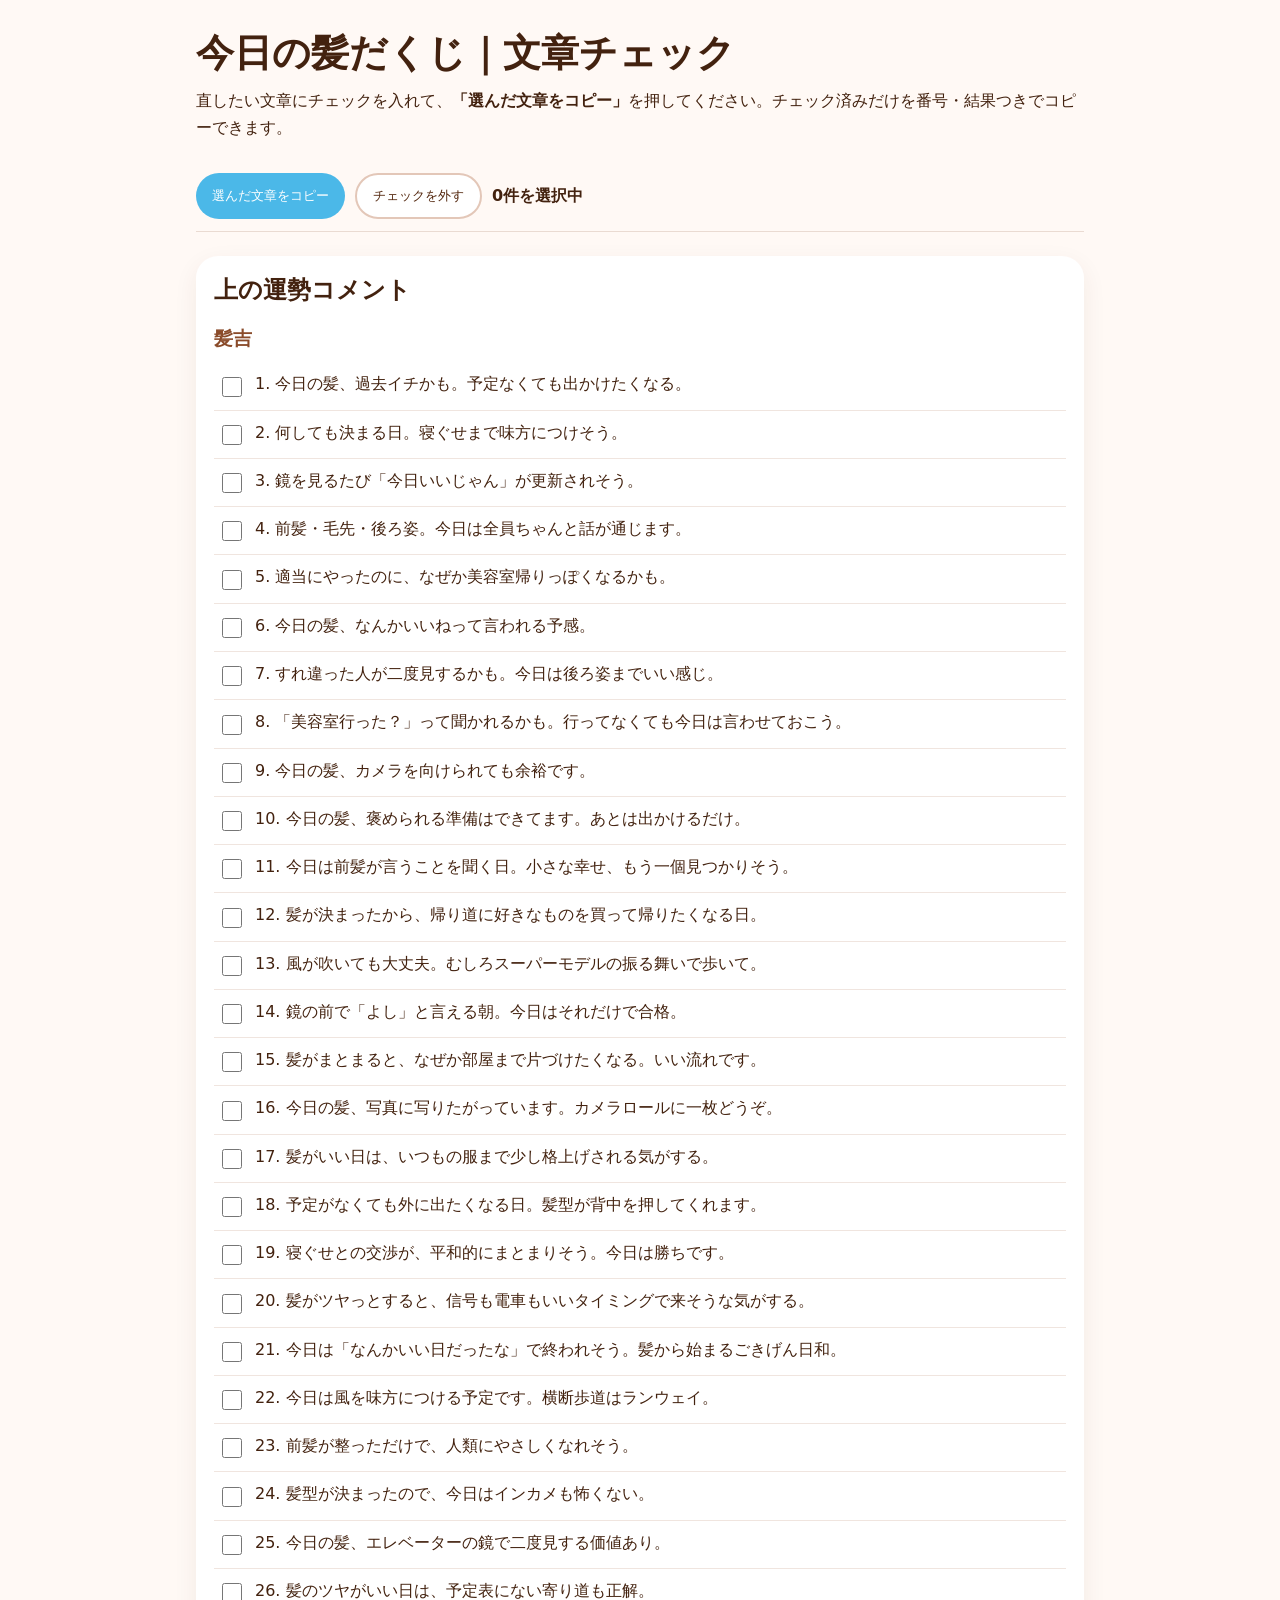
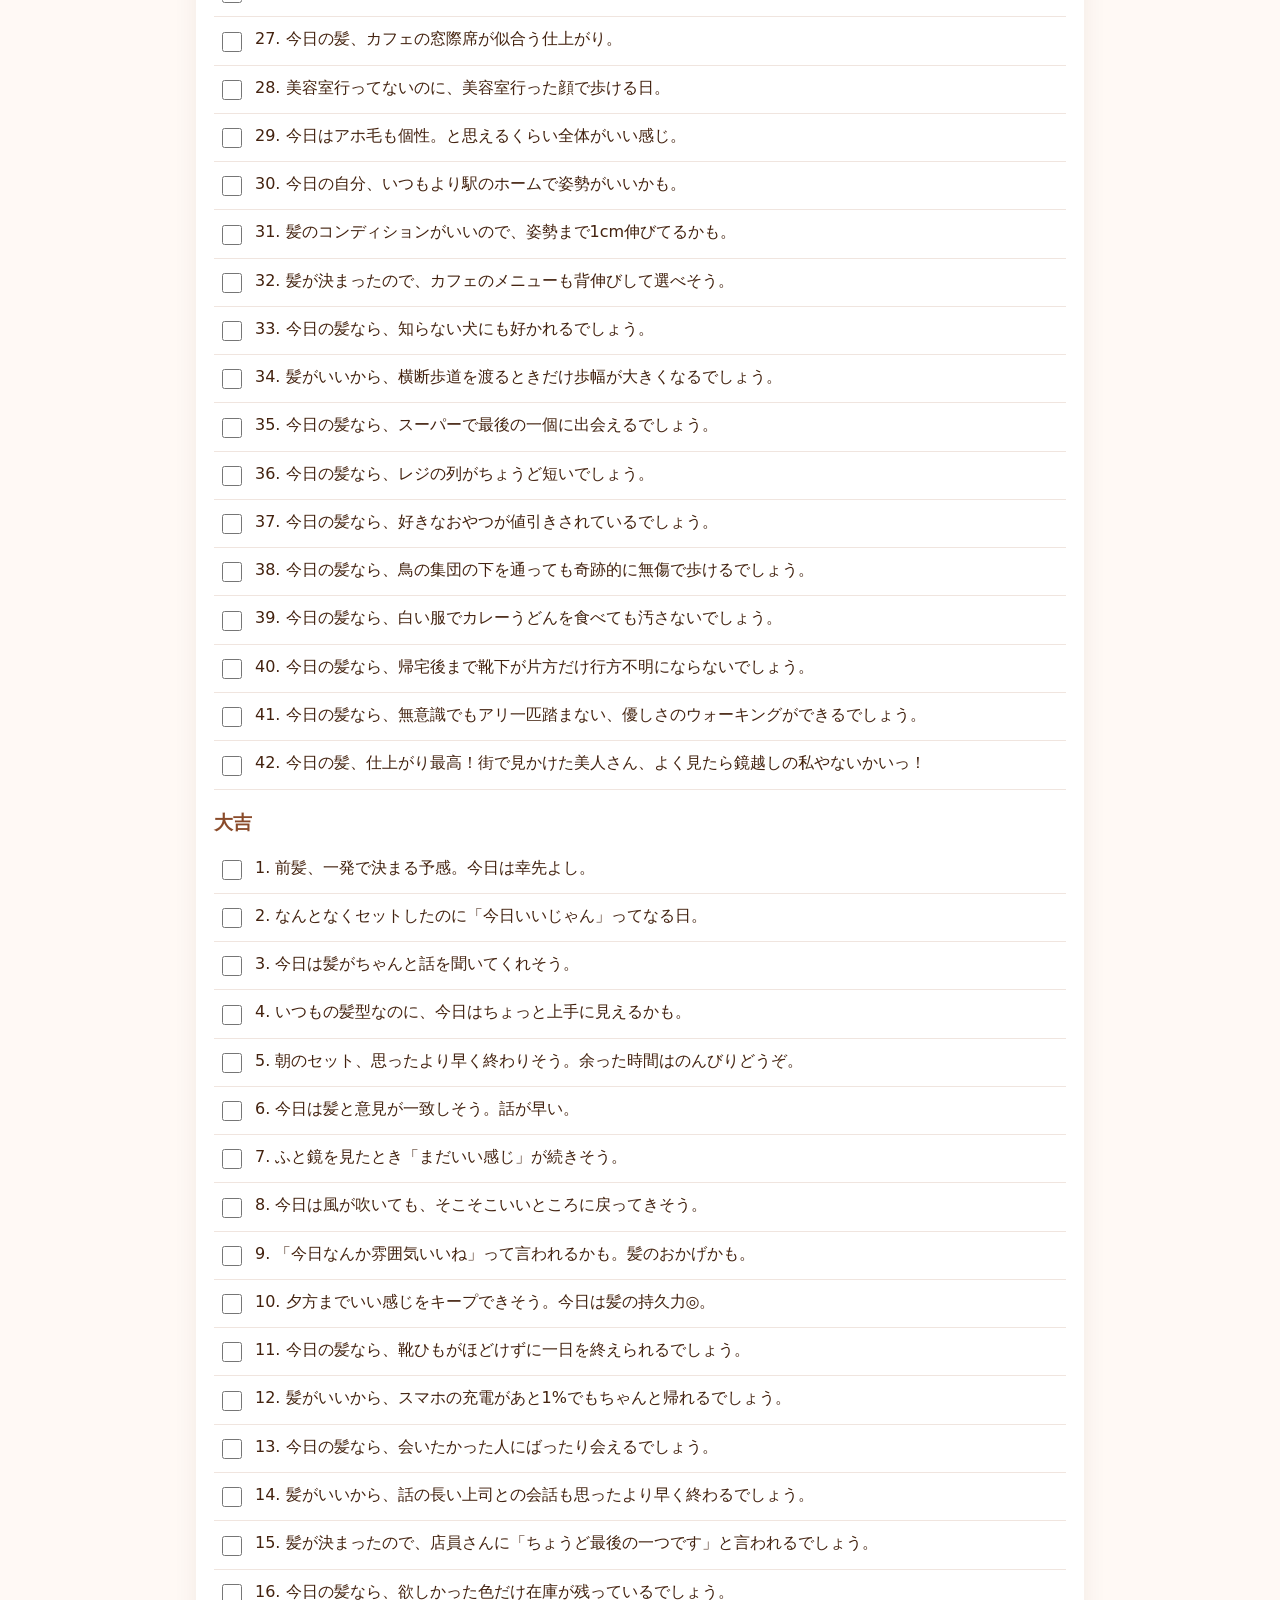
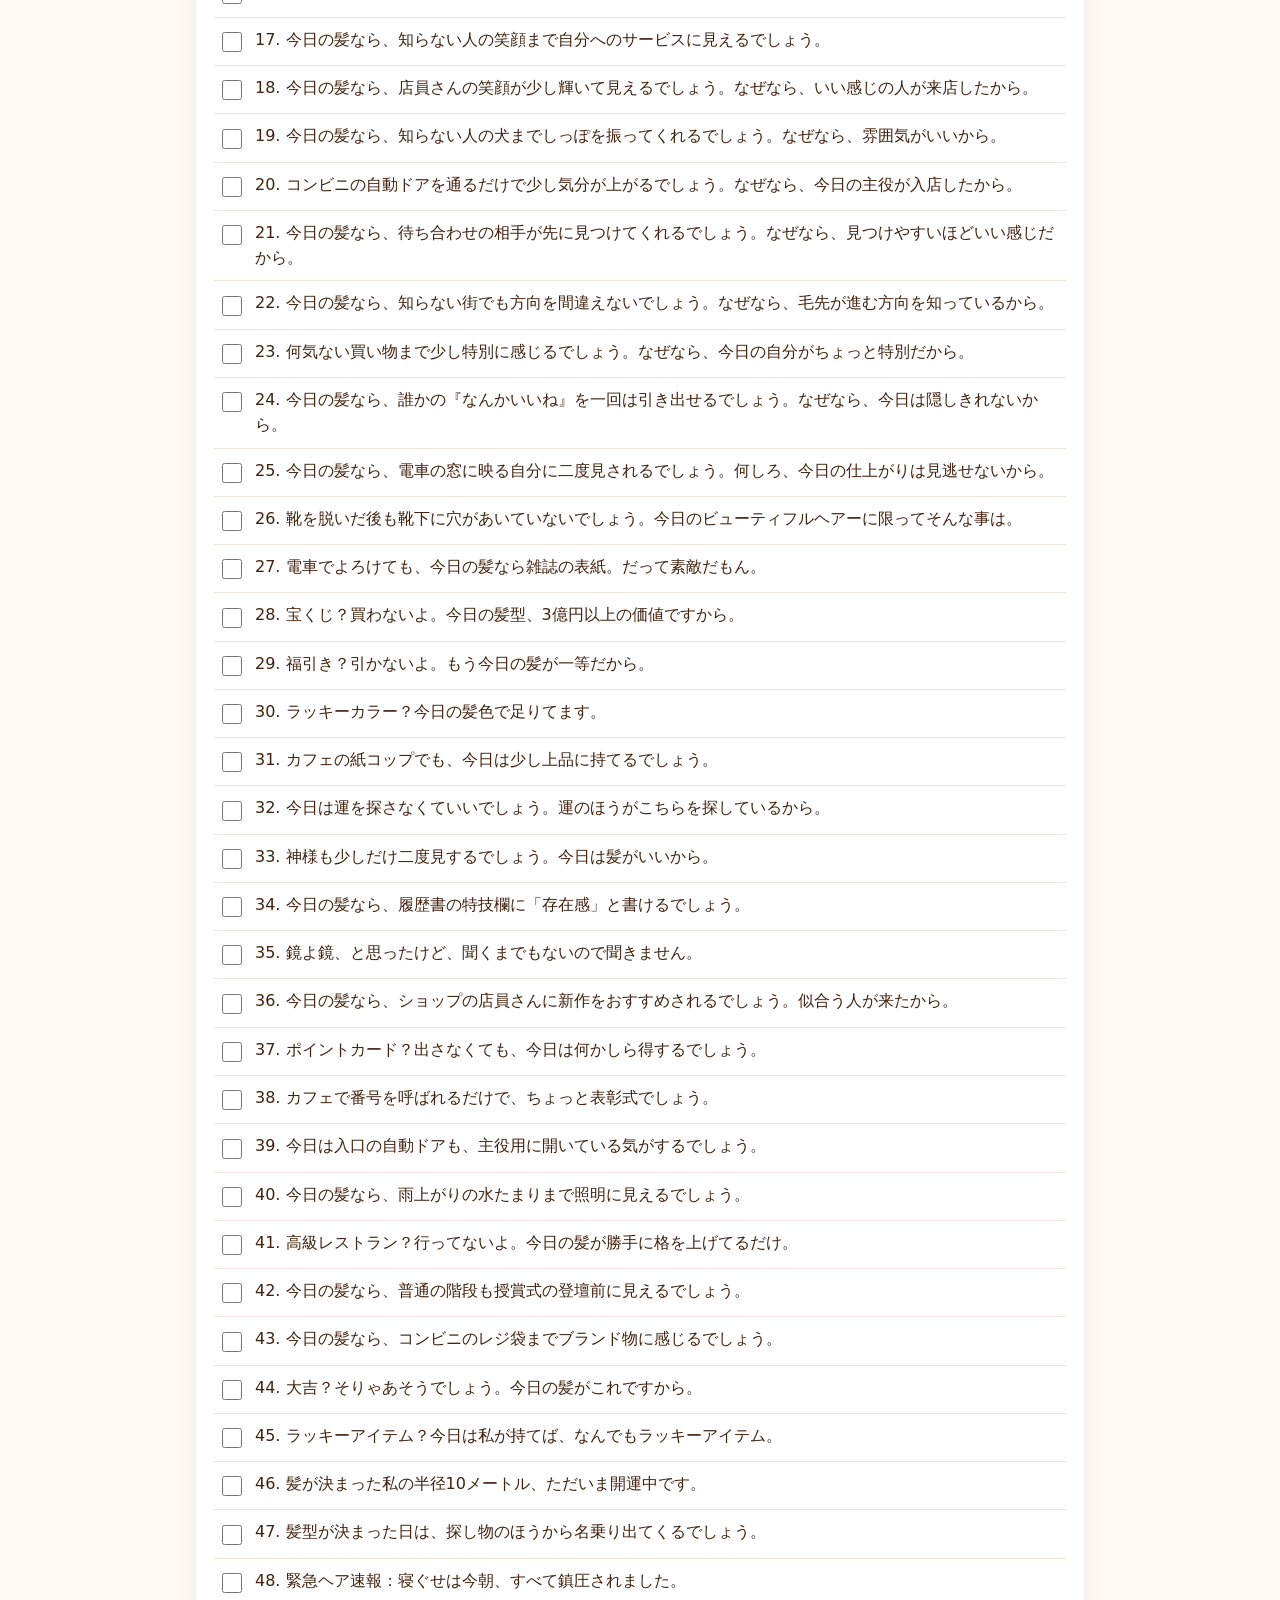
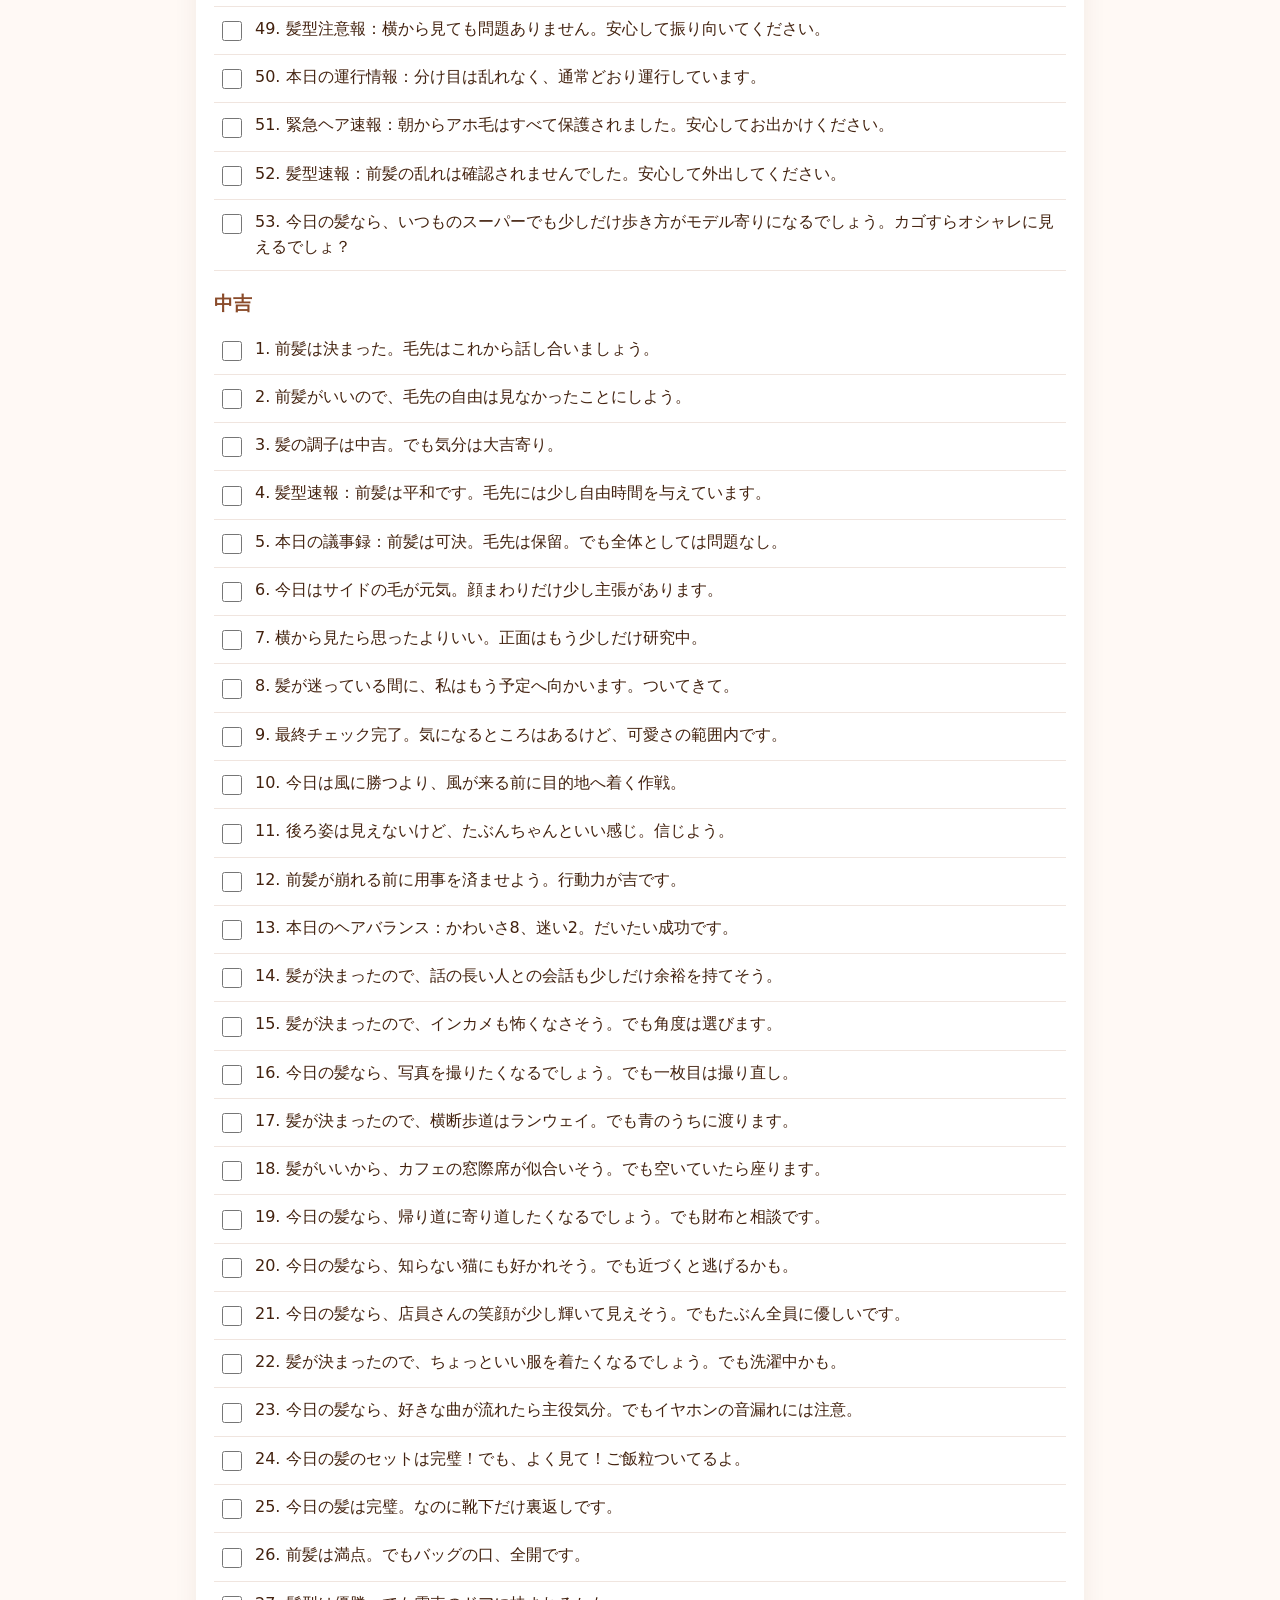
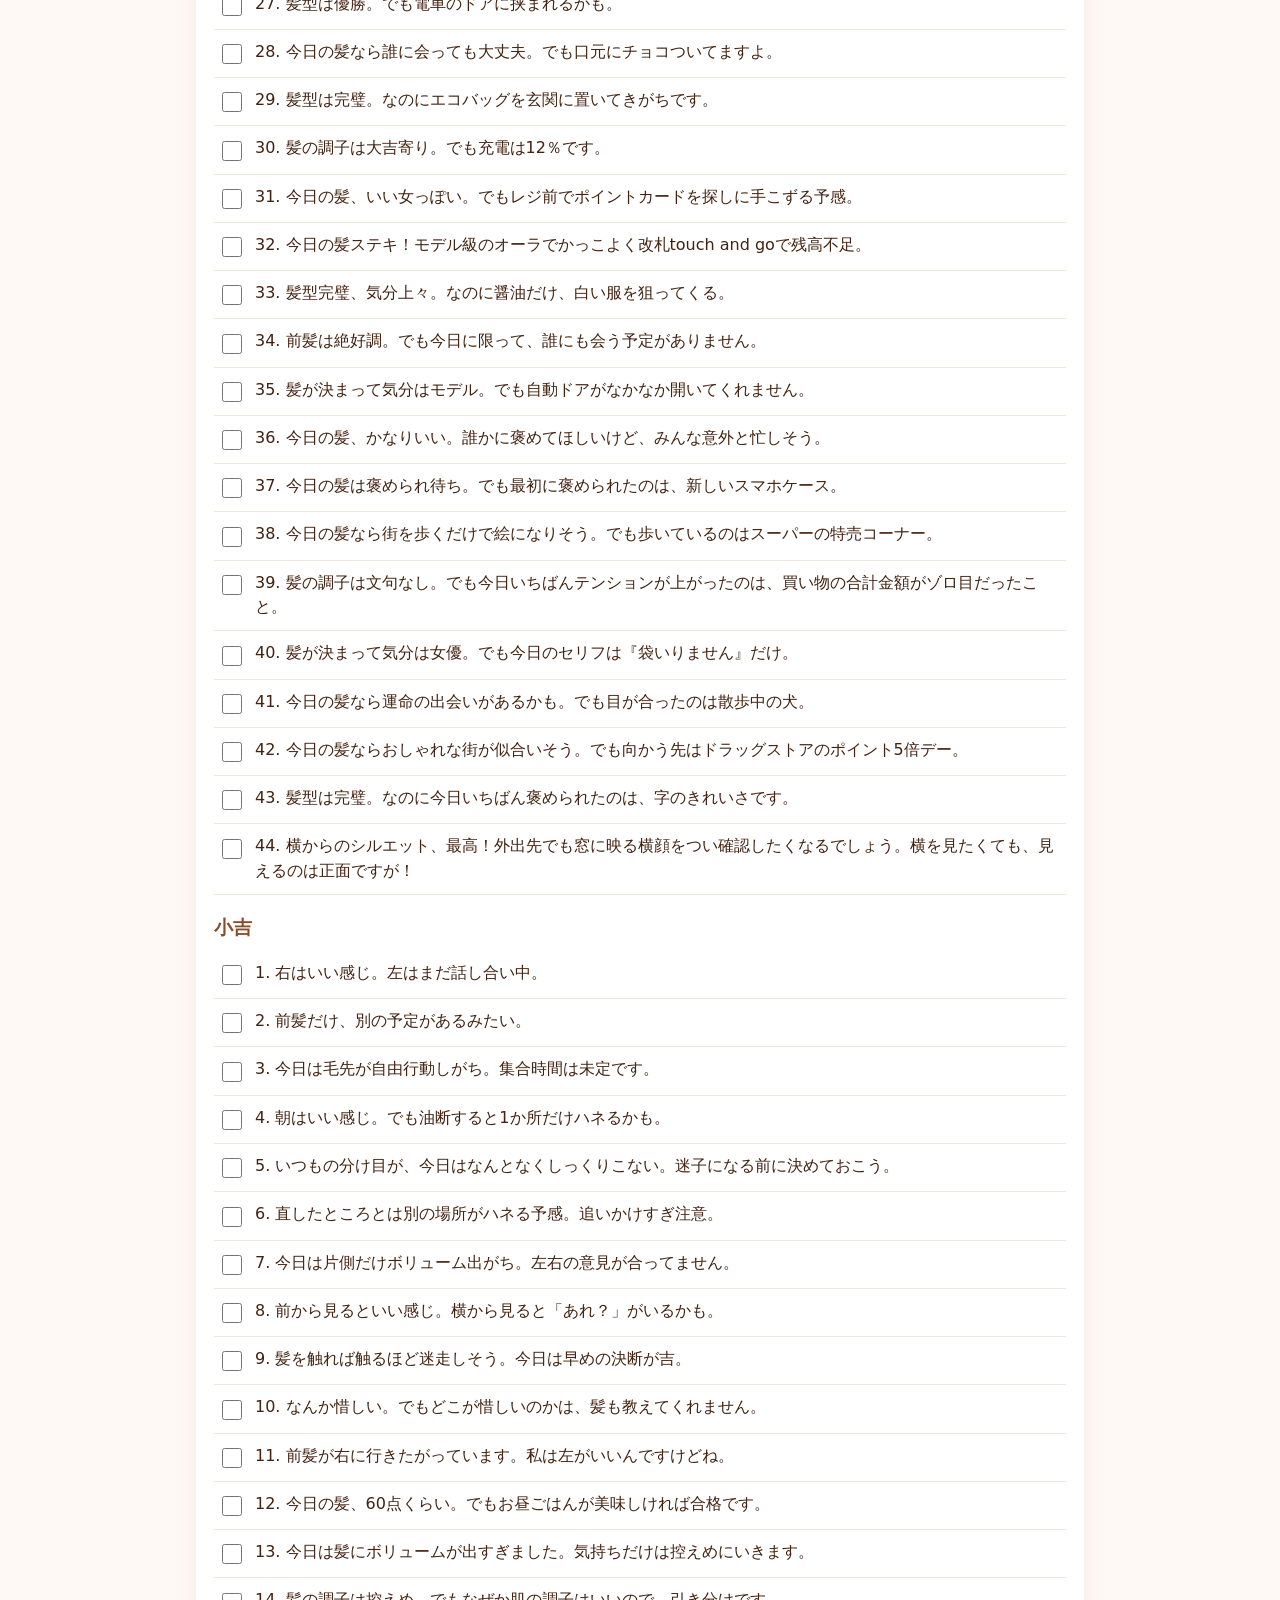
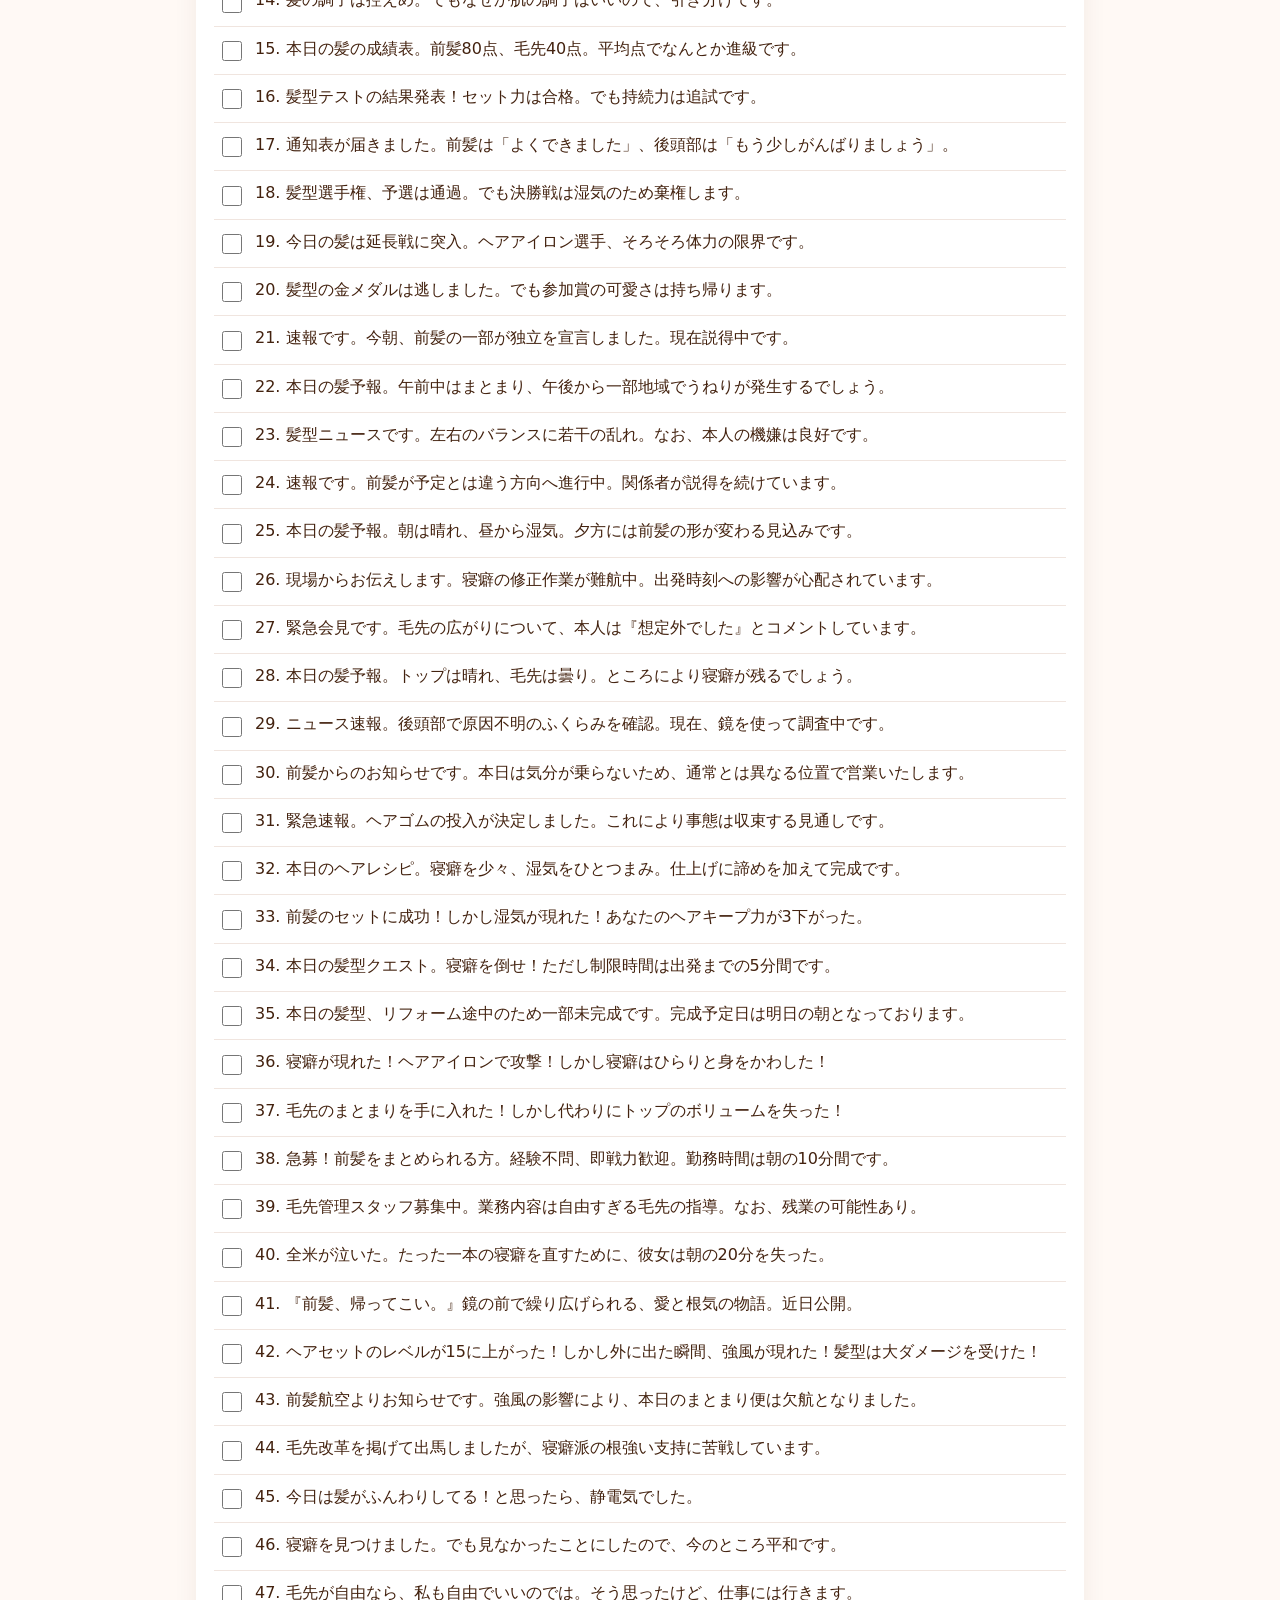
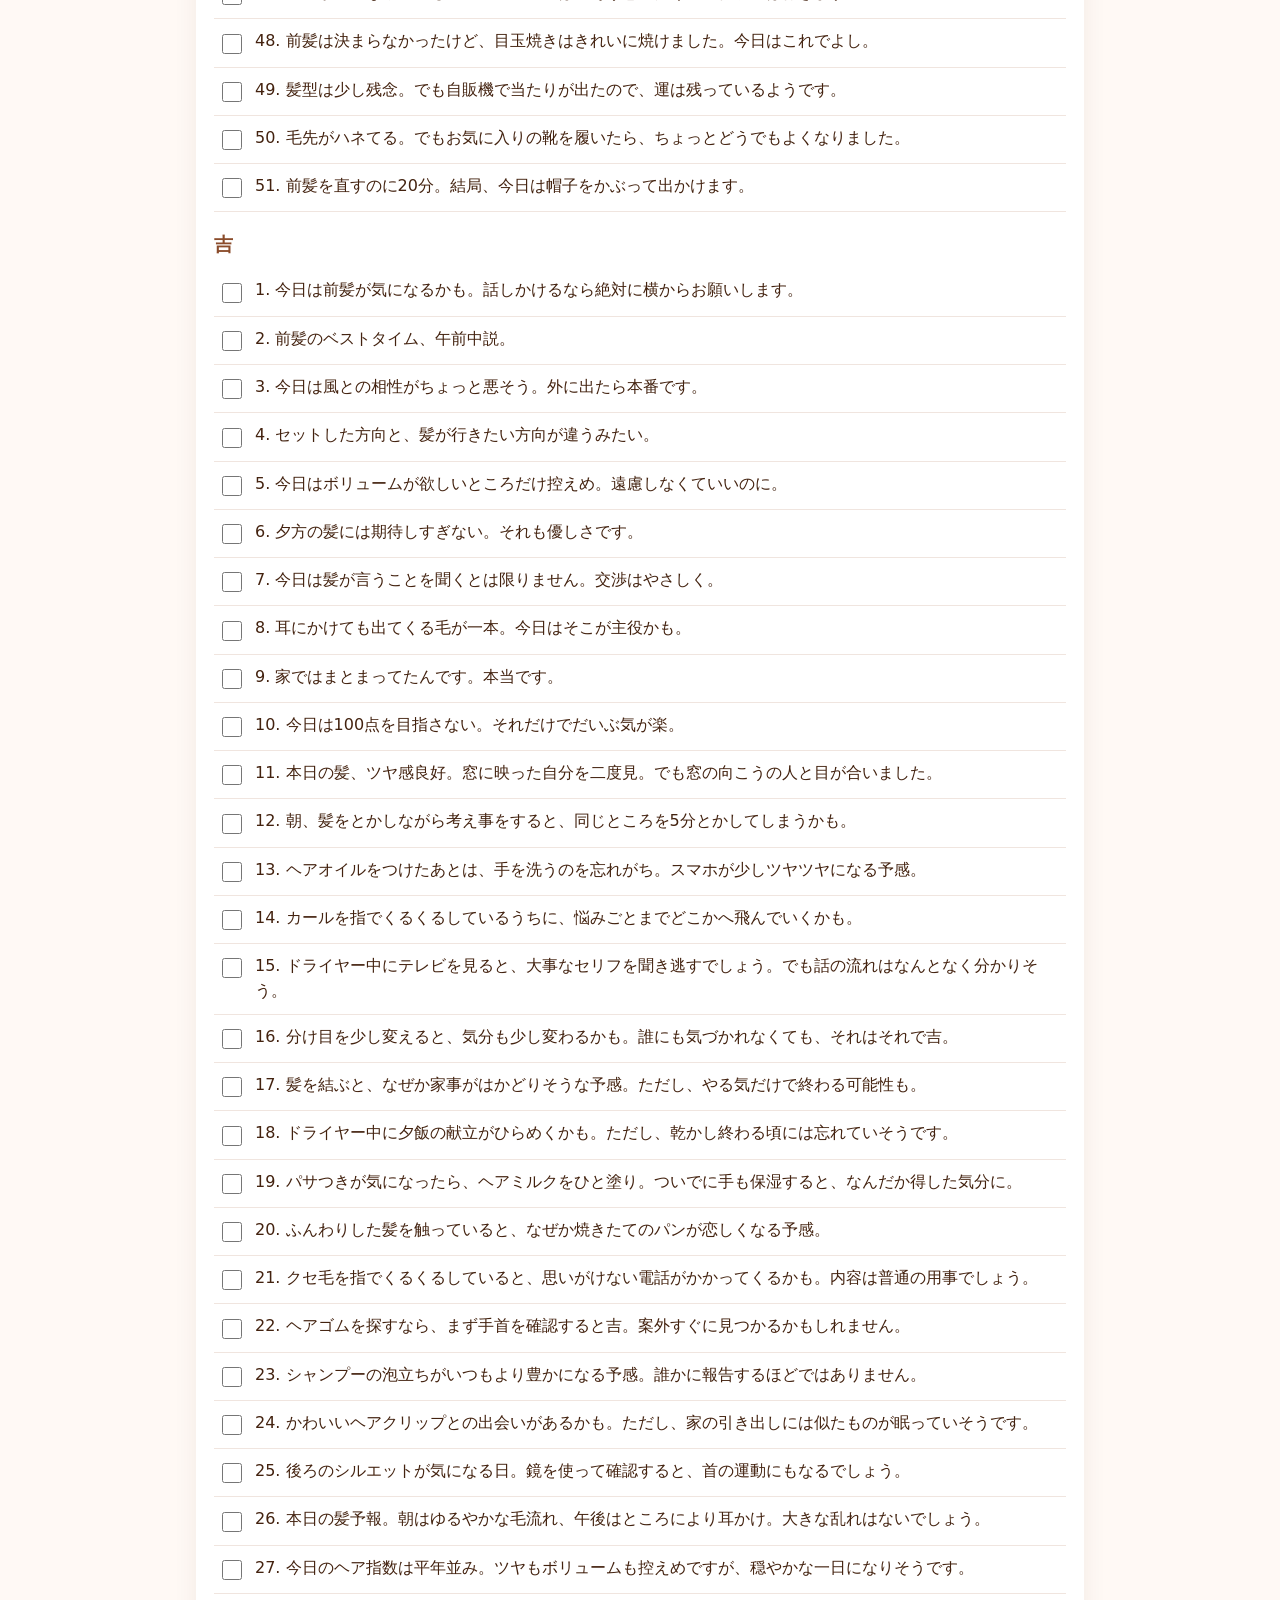
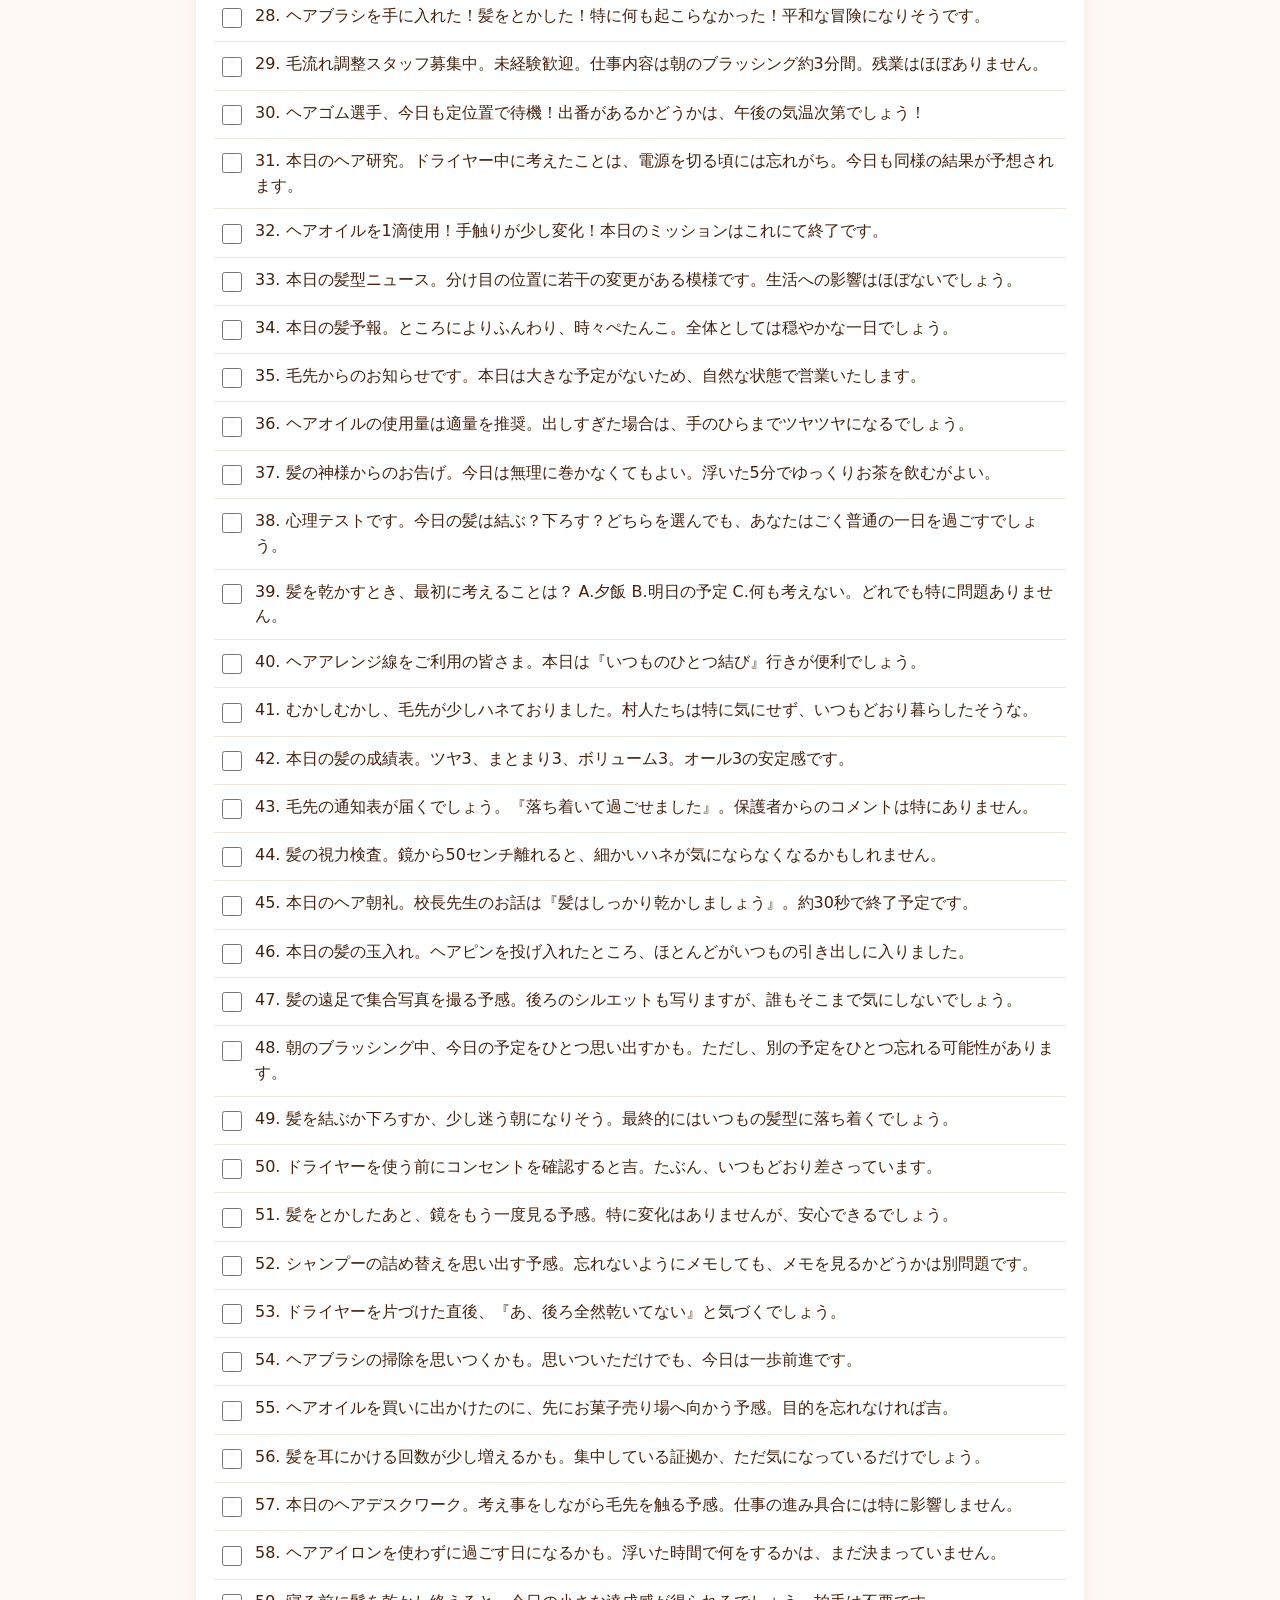
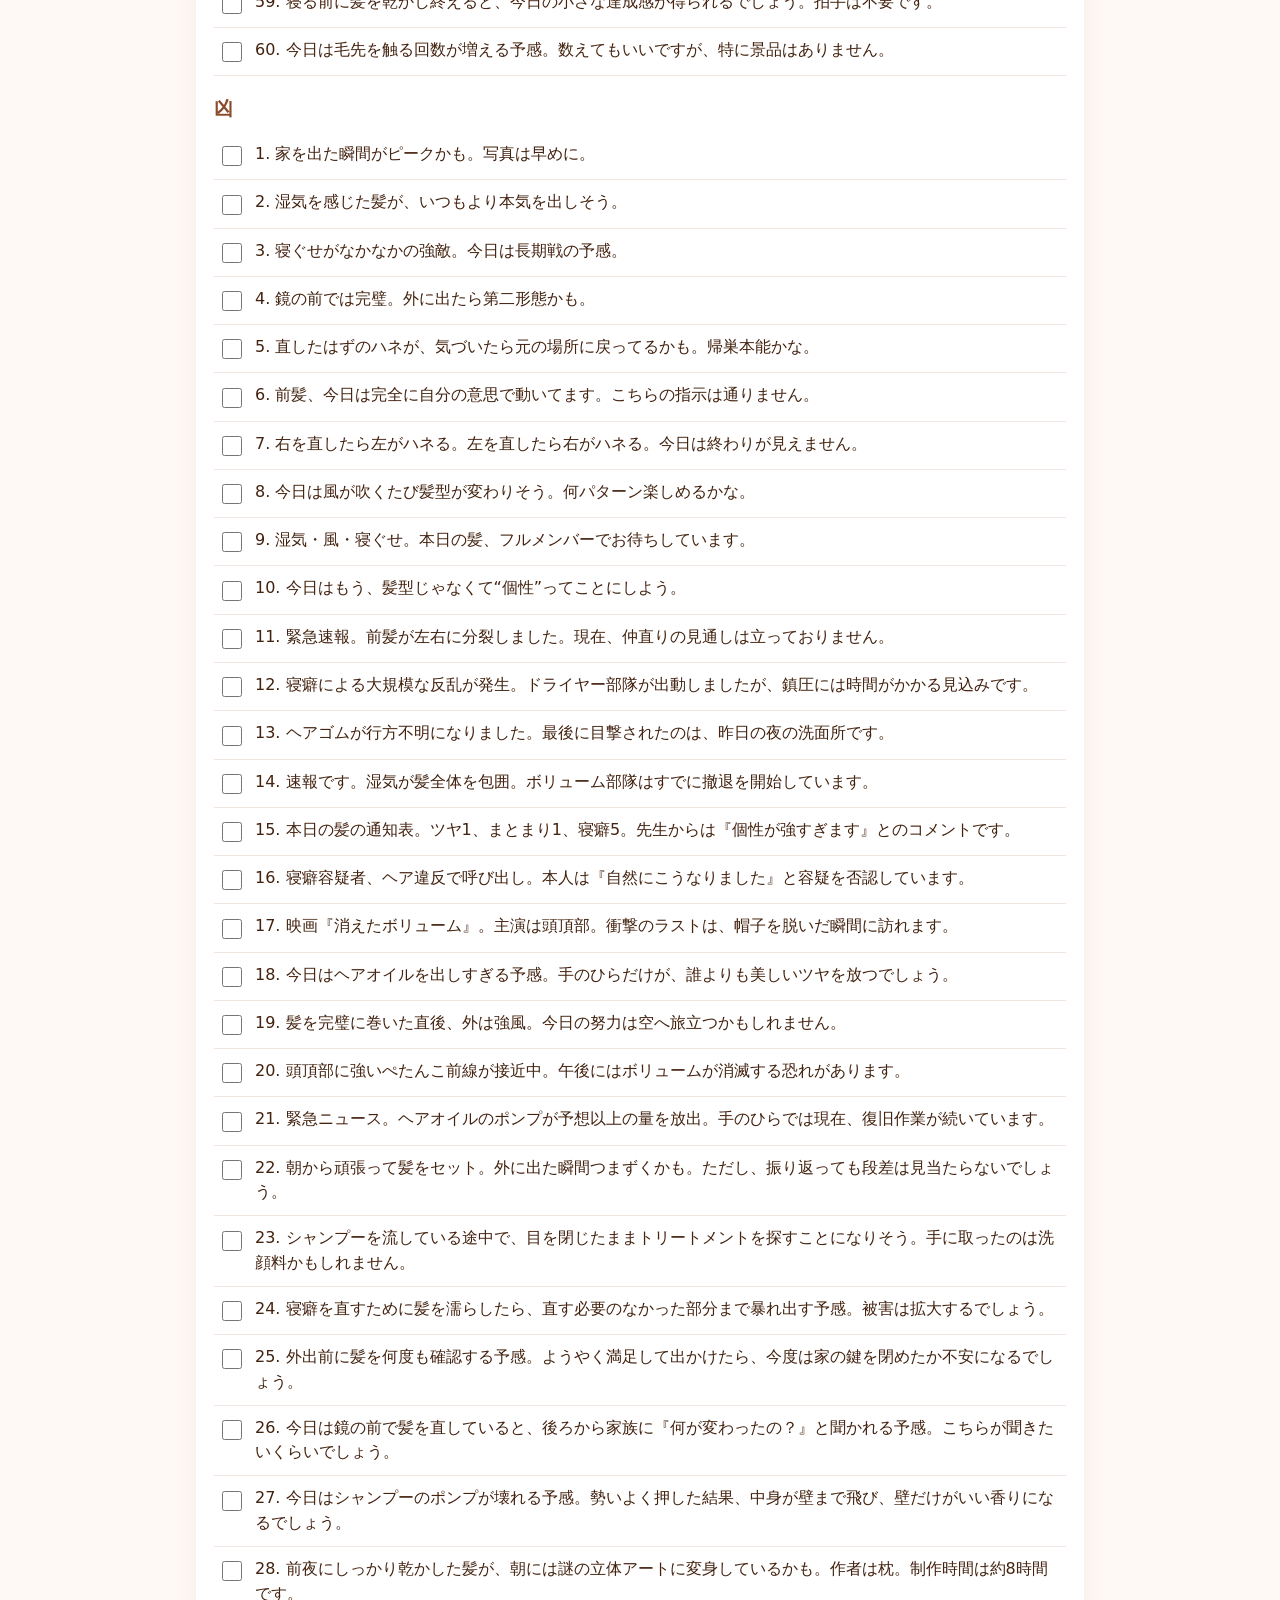
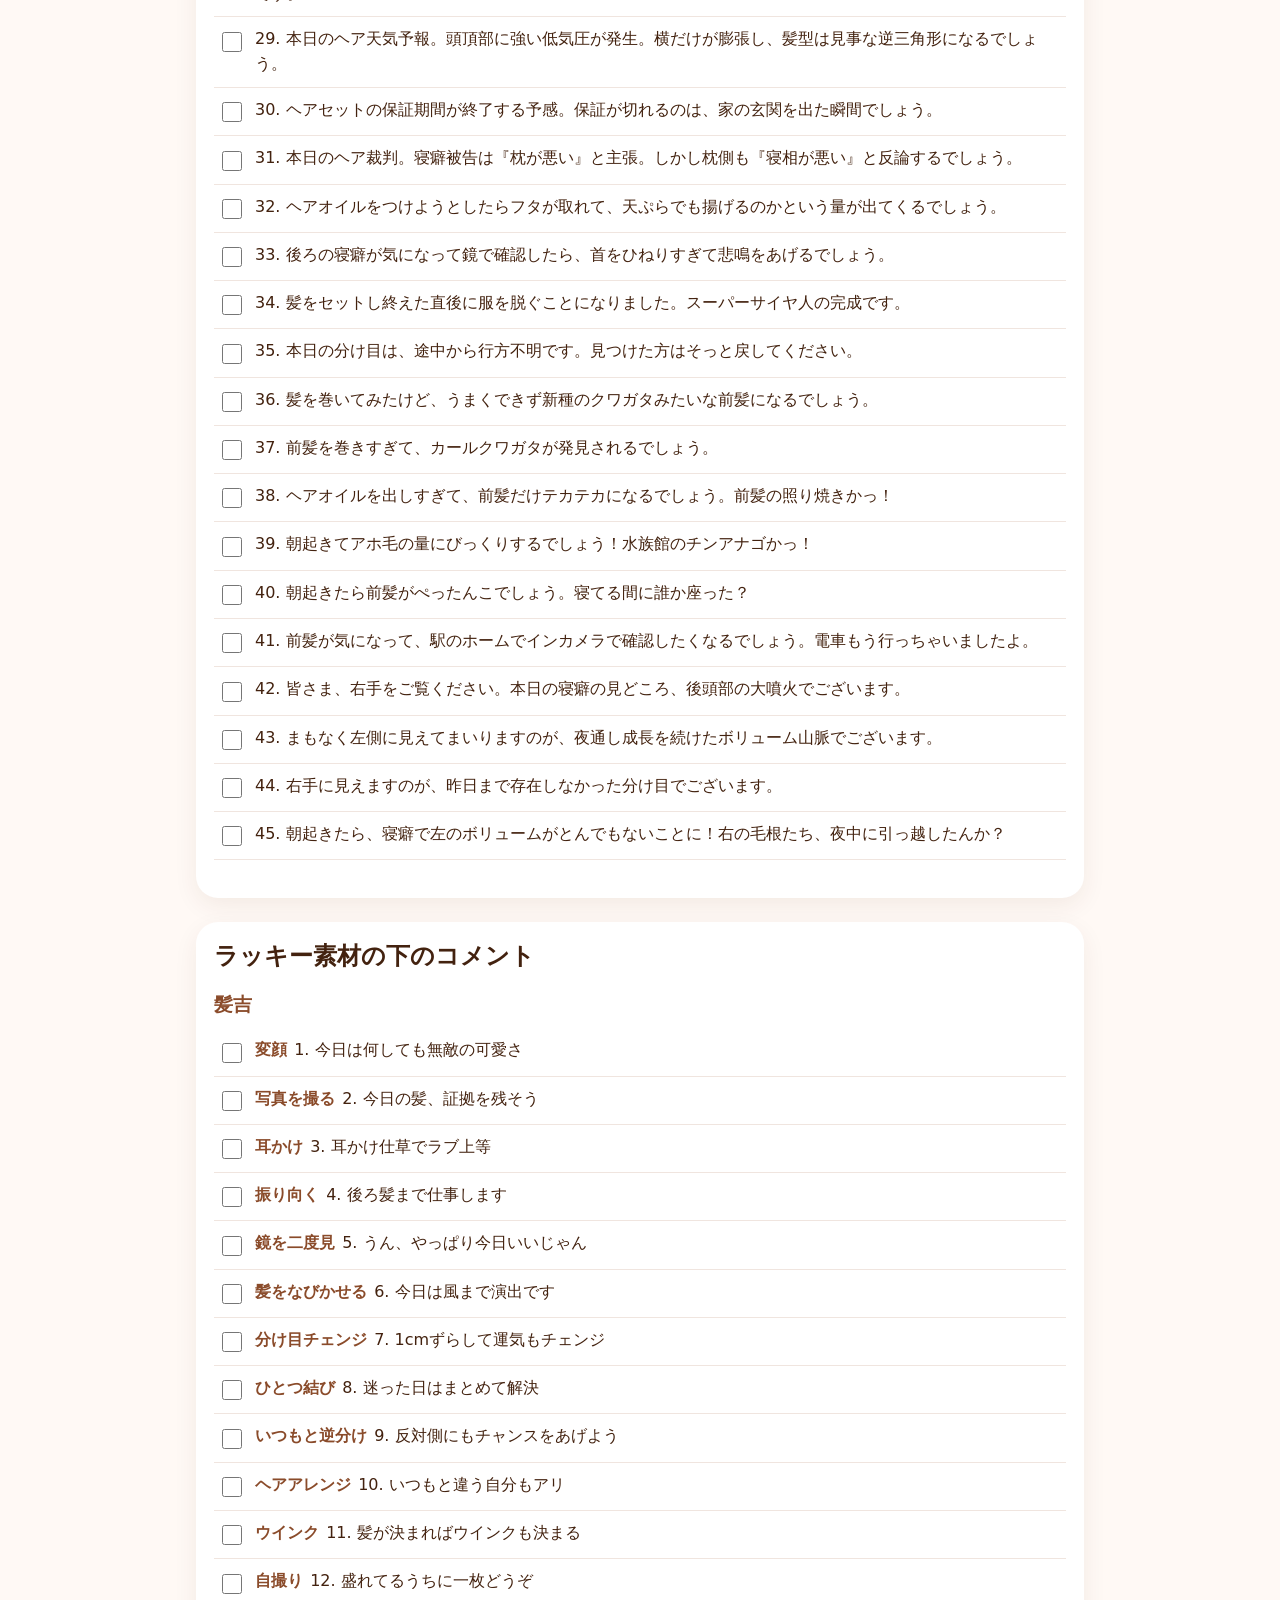
<file: comments-check.html>
<!doctype html>
<html lang="ja"><head><meta charset="utf-8"><meta name="viewport" content="width=device-width,initial-scale=1">
<title>今日の髪だくじ｜文章チェック</title>
<style>
:root{font-family:"Hiragino Sans","Yu Gothic",system-ui,sans-serif;color:#43220f;background:#fff9f5}*{box-sizing:border-box}body{margin:0}.wrap{max-width:920px;margin:auto;padding:28px 16px 80px}h1{font-size:clamp(1.55rem,6vw,2.4rem);margin:0 0 8px}.intro{margin:0 0 20px;line-height:1.7}.tools{position:sticky;top:0;z-index:2;display:flex;gap:10px;flex-wrap:wrap;background:#fff9f5eF;padding:12px 0;border-bottom:1px solid #eadbd2}button{border:0;border-radius:999px;padding:12px 16px;background:#4bb8e8;color:#fff;font:800 1rem inherit;cursor:pointer}button.sub{background:#fff;color:#54280f;border:2px solid #e3c7b8}.count{font-weight:800;align-self:center}.section{background:#fff;border-radius:22px;padding:18px;margin-top:24px;box-shadow:0 8px 24px #54280f12}.section h2{margin:0 0 14px}.rank{margin:20px 0}.rank h3{margin:0 0 10px;color:#8a4b2a}.item{display:flex;gap:10px;align-items:flex-start;padding:10px 4px;border-bottom:1px solid #f0e5df;line-height:1.55;cursor:pointer}.item input{margin-top:.32em;width:20px;height:20px;flex:0 0 auto}.item span{flex:1}.item.checked span{text-decoration:line-through;color:#8f8078}.tag{display:inline-block;color:#8a4b2a;font-weight:800;margin-right:.45em}@media(max-width:600px){.wrap{padding:22px 12px 60px}.section{padding:15px}.item{font-size:.95rem}}
</style></head><body><main class="wrap"><h1>今日の髪だくじ｜文章チェック</h1><p class="intro">直したい文章にチェックを入れて、<b>「選んだ文章をコピー」</b>を押してください。チェック済みだけを番号・結果つきでコピーできます。</p><div class="tools"><button id="copy">選んだ文章をコピー</button><button class="sub" id="clear">チェックを外す</button><span class="count" id="count">0件を選択中</span></div><div id="list"></div></main><script>
const data={"rankOrder":["髪吉","大吉","中吉","小吉","吉","凶"],"fortune":{"髪吉":["今日の髪、過去イチかも。予定なくても出かけたくなる。","何しても決まる日。寝ぐせまで味方につけそう。","鏡を見るたび「今日いいじゃん」が更新されそう。","前髪・毛先・後ろ姿。今日は全員ちゃんと話が通じます。","適当にやったのに、なぜか美容室帰りっぽくなるかも。","今日の髪、なんかいいねって言われる予感。","すれ違った人が二度見するかも。今日は後ろ姿までいい感じ。","「美容室行った？」って聞かれるかも。行ってなくても今日は言わせておこう。","今日の髪、カメラを向けられても余裕です。","今日の髪、褒められる準備はできてます。あとは出かけるだけ。","今日は前髪が言うことを聞く日。小さな幸せ、もう一個見つかりそう。","髪が決まったから、帰り道に好きなものを買って帰りたくなる日。","風が吹いても大丈夫。むしろスーパーモデルの振る舞いで歩いて。","鏡の前で「よし」と言える朝。今日はそれだけで合格。","髪がまとまると、なぜか部屋まで片づけたくなる。いい流れです。","今日の髪、写真に写りたがっています。カメラロールに一枚どうぞ。","髪がいい日は、いつもの服まで少し格上げされる気がする。","予定がなくても外に出たくなる日。髪型が背中を押してくれます。","寝ぐせとの交渉が、平和的にまとまりそう。今日は勝ちです。","髪がツヤっとすると、信号も電車もいいタイミングで来そうな気がする。","今日は「なんかいい日だったな」で終われそう。髪から始まるごきげん日和。","今日は風を味方につける予定です。横断歩道はランウェイ。","前髪が整っただけで、人類にやさしくなれそう。","髪型が決まったので、今日はインカメも怖くない。","今日の髪、エレベーターの鏡で二度見する価値あり。","髪のツヤがいい日は、予定表にない寄り道も正解。","今日の髪、カフェの窓際席が似合う仕上がり。","美容室行ってないのに、美容室行った顔で歩ける日。","今日はアホ毛も個性。と思えるくらい全体がいい感じ。","今日の自分、いつもより駅のホームで姿勢がいいかも。","髪のコンディションがいいので、姿勢まで1cm伸びてるかも。","髪が決まったので、カフェのメニューも背伸びして選べそう。","今日の髪なら、知らない犬にも好かれるでしょう。","髪がいいから、横断歩道を渡るときだけ歩幅が大きくなるでしょう。","今日の髪なら、スーパーで最後の一個に出会えるでしょう。","今日の髪なら、レジの列がちょうど短いでしょう。","今日の髪なら、好きなおやつが値引きされているでしょう。","今日の髪なら、鳥の集団の下を通っても奇跡的に無傷で歩けるでしょう。","今日の髪なら、白い服でカレーうどんを食べても汚さないでしょう。","今日の髪なら、帰宅後まで靴下が片方だけ行方不明にならないでしょう。","今日の髪なら、無意識でもアリ一匹踏まない、優しさのウォーキングができるでしょう。","今日の髪、仕上がり最高！街で見かけた美人さん、よく見たら鏡越しの私やないかいっ！"],"大吉":["前髪、一発で決まる予感。今日は幸先よし。","なんとなくセットしたのに「今日いいじゃん」ってなる日。","今日は髪がちゃんと話を聞いてくれそう。","いつもの髪型なのに、今日はちょっと上手に見えるかも。","朝のセット、思ったより早く終わりそう。余った時間はのんびりどうぞ。","今日は髪と意見が一致しそう。話が早い。","ふと鏡を見たとき「まだいい感じ」が続きそう。","今日は風が吹いても、そこそこいいところに戻ってきそう。","「今日なんか雰囲気いいね」って言われるかも。髪のおかげかも。","夕方までいい感じをキープできそう。今日は髪の持久力◎。","今日の髪なら、靴ひもがほどけずに一日を終えられるでしょう。","髪がいいから、スマホの充電があと1%でもちゃんと帰れるでしょう。","今日の髪なら、会いたかった人にばったり会えるでしょう。","髪がいいから、話の長い上司との会話も思ったより早く終わるでしょう。","髪が決まったので、店員さんに「ちょうど最後の一つです」と言われるでしょう。","今日の髪なら、欲しかった色だけ在庫が残っているでしょう。","今日の髪なら、知らない人の笑顔まで自分へのサービスに見えるでしょう。","今日の髪なら、店員さんの笑顔が少し輝いて見えるでしょう。なぜなら、いい感じの人が来店したから。","今日の髪なら、知らない人の犬までしっぽを振ってくれるでしょう。なぜなら、雰囲気がいいから。","コンビニの自動ドアを通るだけで少し気分が上がるでしょう。なぜなら、今日の主役が入店したから。","今日の髪なら、待ち合わせの相手が先に見つけてくれるでしょう。なぜなら、見つけやすいほどいい感じだから。","今日の髪なら、知らない街でも方向を間違えないでしょう。なぜなら、毛先が進む方向を知っているから。","何気ない買い物まで少し特別に感じるでしょう。なぜなら、今日の自分がちょっと特別だから。","今日の髪なら、誰かの『なんかいいね』を一回は引き出せるでしょう。なぜなら、今日は隠しきれないから。","今日の髪なら、電車の窓に映る自分に二度見されるでしょう。何しろ、今日の仕上がりは見逃せないから。","靴を脱いだ後も靴下に穴があいていないでしょう。今日のビューティフルヘアーに限ってそんな事は。","電車でよろけても、今日の髪なら雑誌の表紙。だって素敵だもん。","宝くじ？買わないよ。今日の髪型、3億円以上の価値ですから。","福引き？引かないよ。もう今日の髪が一等だから。","ラッキーカラー？今日の髪色で足りてます。","カフェの紙コップでも、今日は少し上品に持てるでしょう。","今日は運を探さなくていいでしょう。運のほうがこちらを探しているから。","神様も少しだけ二度見するでしょう。今日は髪がいいから。","今日の髪なら、履歴書の特技欄に「存在感」と書けるでしょう。","鏡よ鏡、と思ったけど、聞くまでもないので聞きません。","今日の髪なら、ショップの店員さんに新作をおすすめされるでしょう。似合う人が来たから。","ポイントカード？出さなくても、今日は何かしら得するでしょう。","カフェで番号を呼ばれるだけで、ちょっと表彰式でしょう。","今日は入口の自動ドアも、主役用に開いている気がするでしょう。","今日の髪なら、雨上がりの水たまりまで照明に見えるでしょう。","高級レストラン？行ってないよ。今日の髪が勝手に格を上げてるだけ。","今日の髪なら、普通の階段も授賞式の登壇前に見えるでしょう。","今日の髪なら、コンビニのレジ袋までブランド物に感じるでしょう。","大吉？そりゃあそうでしょう。今日の髪がこれですから。","ラッキーアイテム？今日は私が持てば、なんでもラッキーアイテム。","髪が決まった私の半径10メートル、ただいま開運中です。","髪型が決まった日は、探し物のほうから名乗り出てくるでしょう。","緊急ヘア速報：寝ぐせは今朝、すべて鎮圧されました。","髪型注意報：横から見ても問題ありません。安心して振り向いてください。","本日の運行情報：分け目は乱れなく、通常どおり運行しています。","緊急ヘア速報：朝からアホ毛はすべて保護されました。安心してお出かけください。","髪型速報：前髪の乱れは確認されませんでした。安心して外出してください。","今日の髪なら、いつものスーパーでも少しだけ歩き方がモデル寄りになるでしょう。カゴすらオシャレに見えるでしょ？"],"中吉":["前髪は決まった。毛先はこれから話し合いましょう。","前髪がいいので、毛先の自由は見なかったことにしよう。","髪の調子は中吉。でも気分は大吉寄り。","髪型速報：前髪は平和です。毛先には少し自由時間を与えています。","本日の議事録：前髪は可決。毛先は保留。でも全体としては問題なし。","今日はサイドの毛が元気。顔まわりだけ少し主張があります。","横から見たら思ったよりいい。正面はもう少しだけ研究中。","髪が迷っている間に、私はもう予定へ向かいます。ついてきて。","最終チェック完了。気になるところはあるけど、可愛さの範囲内です。","今日は風に勝つより、風が来る前に目的地へ着く作戦。","後ろ姿は見えないけど、たぶんちゃんといい感じ。信じよう。","前髪が崩れる前に用事を済ませよう。行動力が吉です。","本日のヘアバランス：かわいさ8、迷い2。だいたい成功です。","髪が決まったので、話の長い人との会話も少しだけ余裕を持てそう。","髪が決まったので、インカメも怖くなさそう。でも角度は選びます。","今日の髪なら、写真を撮りたくなるでしょう。でも一枚目は撮り直し。","髪が決まったので、横断歩道はランウェイ。でも青のうちに渡ります。","髪がいいから、カフェの窓際席が似合いそう。でも空いていたら座ります。","今日の髪なら、帰り道に寄り道したくなるでしょう。でも財布と相談です。","今日の髪なら、知らない猫にも好かれそう。でも近づくと逃げるかも。","今日の髪なら、店員さんの笑顔が少し輝いて見えそう。でもたぶん全員に優しいです。","髪が決まったので、ちょっといい服を着たくなるでしょう。でも洗濯中かも。","今日の髪なら、好きな曲が流れたら主役気分。でもイヤホンの音漏れには注意。","今日の髪のセットは完璧！でも、よく見て！ご飯粒ついてるよ。","今日の髪は完璧。なのに靴下だけ裏返しです。","前髪は満点。でもバッグの口、全開です。","髪型は優勝。でも電車のドアに挟まれるかも。","今日の髪なら誰に会っても大丈夫。でも口元にチョコついてますよ。","髪型は完璧。なのにエコバッグを玄関に置いてきがちです。","髪の調子は大吉寄り。でも充電は12％です。","今日の髪、いい女っぽい。でもレジ前でポイントカードを探しに手こずる予感。","今日の髪ステキ！モデル級のオーラでかっこよく改札touch and goで残高不足。","髪型完璧、気分上々。なのに醤油だけ、白い服を狙ってくる。","前髪は絶好調。でも今日に限って、誰にも会う予定がありません。","髪が決まって気分はモデル。でも自動ドアがなかなか開いてくれません。","今日の髪、かなりいい。誰かに褒めてほしいけど、みんな意外と忙しそう。","今日の髪は褒められ待ち。でも最初に褒められたのは、新しいスマホケース。","今日の髪なら街を歩くだけで絵になりそう。でも歩いているのはスーパーの特売コーナー。","髪の調子は文句なし。でも今日いちばんテンションが上がったのは、買い物の合計金額がゾロ目だったこと。","髪が決まって気分は女優。でも今日のセリフは『袋いりません』だけ。","今日の髪なら運命の出会いがあるかも。でも目が合ったのは散歩中の犬。","今日の髪ならおしゃれな街が似合いそう。でも向かう先はドラッグストアのポイント5倍デー。","髪型は完璧。なのに今日いちばん褒められたのは、字のきれいさです。","横からのシルエット、最高！外出先でも窓に映る横顔をつい確認したくなるでしょう。横を見たくても、見えるのは正面ですが！"],"小吉":["右はいい感じ。左はまだ話し合い中。","前髪だけ、別の予定があるみたい。","今日は毛先が自由行動しがち。集合時間は未定です。","朝はいい感じ。でも油断すると1か所だけハネるかも。","いつもの分け目が、今日はなんとなくしっくりこない。迷子になる前に決めておこう。","直したところとは別の場所がハネる予感。追いかけすぎ注意。","今日は片側だけボリューム出がち。左右の意見が合ってません。","前から見るといい感じ。横から見ると「あれ？」がいるかも。","髪を触れば触るほど迷走しそう。今日は早めの決断が吉。","なんか惜しい。でもどこが惜しいのかは、髪も教えてくれません。","前髪が右に行きたがっています。私は左がいいんですけどね。","今日の髪、60点くらい。でもお昼ごはんが美味しければ合格です。","今日は髪にボリュームが出すぎました。気持ちだけは控えめにいきます。","髪の調子は控えめ。でもなぜか肌の調子はいいので、引き分けです。","本日の髪の成績表。前髪80点、毛先40点。平均点でなんとか進級です。","髪型テストの結果発表！セット力は合格。でも持続力は追試です。","通知表が届きました。前髪は「よくできました」、後頭部は「もう少しがんばりましょう」。","髪型選手権、予選は通過。でも決勝戦は湿気のため棄権します。","今日の髪は延長戦に突入。ヘアアイロン選手、そろそろ体力の限界です。","髪型の金メダルは逃しました。でも参加賞の可愛さは持ち帰ります。","速報です。今朝、前髪の一部が独立を宣言しました。現在説得中です。","本日の髪予報。午前中はまとまり、午後から一部地域でうねりが発生するでしょう。","髪型ニュースです。左右のバランスに若干の乱れ。なお、本人の機嫌は良好です。","速報です。前髪が予定とは違う方向へ進行中。関係者が説得を続けています。","本日の髪予報。朝は晴れ、昼から湿気。夕方には前髪の形が変わる見込みです。","現場からお伝えします。寝癖の修正作業が難航中。出発時刻への影響が心配されています。","緊急会見です。毛先の広がりについて、本人は『想定外でした』とコメントしています。","本日の髪予報。トップは晴れ、毛先は曇り。ところにより寝癖が残るでしょう。","ニュース速報。後頭部で原因不明のふくらみを確認。現在、鏡を使って調査中です。","前髪からのお知らせです。本日は気分が乗らないため、通常とは異なる位置で営業いたします。","緊急速報。ヘアゴムの投入が決定しました。これにより事態は収束する見通しです。","本日のヘアレシピ。寝癖を少々、湿気をひとつまみ。仕上げに諦めを加えて完成です。","前髪のセットに成功！しかし湿気が現れた！あなたのヘアキープ力が3下がった。","本日の髪型クエスト。寝癖を倒せ！ただし制限時間は出発までの5分間です。","本日の髪型、リフォーム途中のため一部未完成です。完成予定日は明日の朝となっております。","寝癖が現れた！ヘアアイロンで攻撃！しかし寝癖はひらりと身をかわした！","毛先のまとまりを手に入れた！しかし代わりにトップのボリュームを失った！","急募！前髪をまとめられる方。経験不問、即戦力歓迎。勤務時間は朝の10分間です。","毛先管理スタッフ募集中。業務内容は自由すぎる毛先の指導。なお、残業の可能性あり。","全米が泣いた。たった一本の寝癖を直すために、彼女は朝の20分を失った。","『前髪、帰ってこい。』鏡の前で繰り広げられる、愛と根気の物語。近日公開。","ヘアセットのレベルが15に上がった！しかし外に出た瞬間、強風が現れた！髪型は大ダメージを受けた！","前髪航空よりお知らせです。強風の影響により、本日のまとまり便は欠航となりました。","毛先改革を掲げて出馬しましたが、寝癖派の根強い支持に苦戦しています。","今日は髪がふんわりしてる！と思ったら、静電気でした。","寝癖を見つけました。でも見なかったことにしたので、今のところ平和です。","毛先が自由なら、私も自由でいいのでは。そう思ったけど、仕事には行きます。","前髪は決まらなかったけど、目玉焼きはきれいに焼けました。今日はこれでよし。","髪型は少し残念。でも自販機で当たりが出たので、運は残っているようです。","毛先がハネてる。でもお気に入りの靴を履いたら、ちょっとどうでもよくなりました。","前髪を直すのに20分。結局、今日は帽子をかぶって出かけます。"],"吉":["今日は前髪が気になるかも。話しかけるなら絶対に横からお願いします。","前髪のベストタイム、午前中説。","今日は風との相性がちょっと悪そう。外に出たら本番です。","セットした方向と、髪が行きたい方向が違うみたい。","今日はボリュームが欲しいところだけ控えめ。遠慮しなくていいのに。","夕方の髪には期待しすぎない。それも優しさです。","今日は髪が言うことを聞くとは限りません。交渉はやさしく。","耳にかけても出てくる毛が一本。今日はそこが主役かも。","家ではまとまってたんです。本当です。","今日は100点を目指さない。それだけでだいぶ気が楽。","本日の髪、ツヤ感良好。窓に映った自分を二度見。でも窓の向こうの人と目が合いました。","朝、髪をとかしながら考え事をすると、同じところを5分とかしてしまうかも。","ヘアオイルをつけたあとは、手を洗うのを忘れがち。スマホが少しツヤツヤになる予感。","カールを指でくるくるしているうちに、悩みごとまでどこかへ飛んでいくかも。","ドライヤー中にテレビを見ると、大事なセリフを聞き逃すでしょう。でも話の流れはなんとなく分かりそう。","分け目を少し変えると、気分も少し変わるかも。誰にも気づかれなくても、それはそれで吉。","髪を結ぶと、なぜか家事がはかどりそうな予感。ただし、やる気だけで終わる可能性も。","ドライヤー中に夕飯の献立がひらめくかも。ただし、乾かし終わる頃には忘れていそうです。","パサつきが気になったら、ヘアミルクをひと塗り。ついでに手も保湿すると、なんだか得した気分に。","ふんわりした髪を触っていると、なぜか焼きたてのパンが恋しくなる予感。","クセ毛を指でくるくるしていると、思いがけない電話がかかってくるかも。内容は普通の用事でしょう。","ヘアゴムを探すなら、まず手首を確認すると吉。案外すぐに見つかるかもしれません。","シャンプーの泡立ちがいつもより豊かになる予感。誰かに報告するほどではありません。","かわいいヘアクリップとの出会いがあるかも。ただし、家の引き出しには似たものが眠っていそうです。","後ろのシルエットが気になる日。鏡を使って確認すると、首の運動にもなるでしょう。","本日の髪予報。朝はゆるやかな毛流れ、午後はところにより耳かけ。大きな乱れはないでしょう。","今日のヘア指数は平年並み。ツヤもボリュームも控えめですが、穏やかな一日になりそうです。","ヘアブラシを手に入れた！髪をとかした！特に何も起こらなかった！平和な冒険になりそうです。","毛流れ調整スタッフ募集中。未経験歓迎。仕事内容は朝のブラッシング約3分間。残業はほぼありません。","ヘアゴム選手、今日も定位置で待機！出番があるかどうかは、午後の気温次第でしょう！","本日のヘア研究。ドライヤー中に考えたことは、電源を切る頃には忘れがち。今日も同様の結果が予想されます。","ヘアオイルを1滴使用！手触りが少し変化！本日のミッションはこれにて終了です。","本日の髪型ニュース。分け目の位置に若干の変更がある模様です。生活への影響はほぼないでしょう。","本日の髪予報。ところによりふんわり、時々ぺたんこ。全体としては穏やかな一日でしょう。","毛先からのお知らせです。本日は大きな予定がないため、自然な状態で営業いたします。","ヘアオイルの使用量は適量を推奨。出しすぎた場合は、手のひらまでツヤツヤになるでしょう。","髪の神様からのお告げ。今日は無理に巻かなくてもよい。浮いた5分でゆっくりお茶を飲むがよい。","心理テストです。今日の髪は結ぶ？下ろす？どちらを選んでも、あなたはごく普通の一日を過ごすでしょう。","髪を乾かすとき、最初に考えることは？ A.夕飯 B.明日の予定 C.何も考えない。どれでも特に問題ありません。","ヘアアレンジ線をご利用の皆さま。本日は『いつものひとつ結び』行きが便利でしょう。","むかしむかし、毛先が少しハネておりました。村人たちは特に気にせず、いつもどおり暮らしたそうな。","本日の髪の成績表。ツヤ3、まとまり3、ボリューム3。オール3の安定感です。","毛先の通知表が届くでしょう。『落ち着いて過ごせました』。保護者からのコメントは特にありません。","髪の視力検査。鏡から50センチ離れると、細かいハネが気にならなくなるかもしれません。","本日のヘア朝礼。校長先生のお話は『髪はしっかり乾かしましょう』。約30秒で終了予定です。","本日の髪の玉入れ。ヘアピンを投げ入れたところ、ほとんどがいつもの引き出しに入りました。","髪の遠足で集合写真を撮る予感。後ろのシルエットも写りますが、誰もそこまで気にしないでしょう。","朝のブラッシング中、今日の予定をひとつ思い出すかも。ただし、別の予定をひとつ忘れる可能性があります。","髪を結ぶか下ろすか、少し迷う朝になりそう。最終的にはいつもの髪型に落ち着くでしょう。","ドライヤーを使う前にコンセントを確認すると吉。たぶん、いつもどおり差さっています。","髪をとかしたあと、鏡をもう一度見る予感。特に変化はありませんが、安心できるでしょう。","シャンプーの詰め替えを思い出す予感。忘れないようにメモしても、メモを見るかどうかは別問題です。","ドライヤーを片づけた直後、『あ、後ろ全然乾いてない』と気づくでしょう。","ヘアブラシの掃除を思いつくかも。思いついただけでも、今日は一歩前進です。","ヘアオイルを買いに出かけたのに、先にお菓子売り場へ向かう予感。目的を忘れなければ吉。","髪を耳にかける回数が少し増えるかも。集中している証拠か、ただ気になっているだけでしょう。","本日のヘアデスクワーク。考え事をしながら毛先を触る予感。仕事の進み具合には特に影響しません。","ヘアアイロンを使わずに過ごす日になるかも。浮いた時間で何をするかは、まだ決まっていません。","寝る前に髪を乾かし終えると、今日の小さな達成感が得られるでしょう。拍手は不要です。","今日は毛先を触る回数が増える予感。数えてもいいですが、特に景品はありません。"],"凶":["家を出た瞬間がピークかも。写真は早めに。","湿気を感じた髪が、いつもより本気を出しそう。","寝ぐせがなかなかの強敵。今日は長期戦の予感。","鏡の前では完璧。外に出たら第二形態かも。","直したはずのハネが、気づいたら元の場所に戻ってるかも。帰巣本能かな。","前髪、今日は完全に自分の意思で動いてます。こちらの指示は通りません。","右を直したら左がハネる。左を直したら右がハネる。今日は終わりが見えません。","今日は風が吹くたび髪型が変わりそう。何パターン楽しめるかな。","湿気・風・寝ぐせ。本日の髪、フルメンバーでお待ちしています。","今日はもう、髪型じゃなくて“個性”ってことにしよう。","緊急速報。前髪が左右に分裂しました。現在、仲直りの見通しは立っておりません。","寝癖による大規模な反乱が発生。ドライヤー部隊が出動しましたが、鎮圧には時間がかかる見込みです。","ヘアゴムが行方不明になりました。最後に目撃されたのは、昨日の夜の洗面所です。","速報です。湿気が髪全体を包囲。ボリューム部隊はすでに撤退を開始しています。","本日の髪の通知表。ツヤ1、まとまり1、寝癖5。先生からは『個性が強すぎます』とのコメントです。","寝癖容疑者、ヘア違反で呼び出し。本人は『自然にこうなりました』と容疑を否認しています。","映画『消えたボリューム』。主演は頭頂部。衝撃のラストは、帽子を脱いだ瞬間に訪れます。","今日はヘアオイルを出しすぎる予感。手のひらだけが、誰よりも美しいツヤを放つでしょう。","髪を完璧に巻いた直後、外は強風。今日の努力は空へ旅立つかもしれません。","頭頂部に強いぺたんこ前線が接近中。午後にはボリュームが消滅する恐れがあります。","緊急ニュース。ヘアオイルのポンプが予想以上の量を放出。手のひらでは現在、復旧作業が続いています。","朝から頑張って髪をセット。外に出た瞬間つまずくかも。ただし、振り返っても段差は見当たらないでしょう。","シャンプーを流している途中で、目を閉じたままトリートメントを探すことになりそう。手に取ったのは洗顔料かもしれません。","寝癖を直すために髪を濡らしたら、直す必要のなかった部分まで暴れ出す予感。被害は拡大するでしょう。","外出前に髪を何度も確認する予感。ようやく満足して出かけたら、今度は家の鍵を閉めたか不安になるでしょう。","今日は鏡の前で髪を直していると、後ろから家族に『何が変わったの？』と聞かれる予感。こちらが聞きたいくらいでしょう。","今日はシャンプーのポンプが壊れる予感。勢いよく押した結果、中身が壁まで飛び、壁だけがいい香りになるでしょう。","前夜にしっかり乾かした髪が、朝には謎の立体アートに変身しているかも。作者は枕。制作時間は約8時間です。","本日のヘア天気予報。頭頂部に強い低気圧が発生。横だけが膨張し、髪型は見事な逆三角形になるでしょう。","ヘアセットの保証期間が終了する予感。保証が切れるのは、家の玄関を出た瞬間でしょう。","本日のヘア裁判。寝癖被告は『枕が悪い』と主張。しかし枕側も『寝相が悪い』と反論するでしょう。","ヘアオイルをつけようとしたらフタが取れて、天ぷらでも揚げるのかという量が出てくるでしょう。","後ろの寝癖が気になって鏡で確認したら、首をひねりすぎて悲鳴をあげるでしょう。","髪をセットし終えた直後に服を脱ぐことになりました。スーパーサイヤ人の完成です。","本日の分け目は、途中から行方不明です。見つけた方はそっと戻してください。","髪を巻いてみたけど、うまくできず新種のクワガタみたいな前髪になるでしょう。","前髪を巻きすぎて、カールクワガタが発見されるでしょう。","ヘアオイルを出しすぎて、前髪だけテカテカになるでしょう。前髪の照り焼きかっ！","朝起きてアホ毛の量にびっくりするでしょう！水族館のチンアナゴかっ！","朝起きたら前髪がぺったんこでしょう。寝てる間に誰か座った？","前髪が気になって、駅のホームでインカメラで確認したくなるでしょう。電車もう行っちゃいましたよ。","皆さま、右手をご覧ください。本日の寝癖の見どころ、後頭部の大噴火でございます。","まもなく左側に見えてまいりますのが、夜通し成長を続けたボリューム山脈でございます。","右手に見えますのが、昨日まで存在しなかった分け目でございます。","朝起きたら、寝癖で左のボリュームがとんでもないことに！右の毛根たち、夜中に引っ越したんか？"]},"lucky":{"髪吉":[{"name":"変顔","text":"今日は何しても無敵の可愛さ","kind":"ラッキー仕草"},{"name":"写真を撮る","text":"今日の髪、証拠を残そう","kind":"ラッキー仕草"},{"name":"耳かけ","text":"耳かけ仕草でラブ上等","kind":"ラッキー仕草"},{"name":"振り向く","text":"後ろ髪まで仕事します","kind":"ラッキー仕草"},{"name":"鏡を二度見","text":"うん、やっぱり今日いいじゃん","kind":"ラッキー仕草"},{"name":"髪をなびかせる","text":"今日は風まで演出です","kind":"ラッキー仕草"},{"name":"分け目チェンジ","text":"1cmずらして運気もチェンジ","kind":"ラッキー仕草"},{"name":"ひとつ結び","text":"迷った日はまとめて解決","kind":"ラッキー仕草"},{"name":"いつもと逆分け","text":"反対側にもチャンスをあげよう","kind":"ラッキー仕草"},{"name":"ヘアアレンジ","text":"いつもと違う自分もアリ","kind":"ラッキー仕草"},{"name":"ウインク","text":"髪が決まればウインクも決まる","kind":"ラッキー仕草"},{"name":"自撮り","text":"盛れてるうちに一枚どうぞ","kind":"ラッキー仕草"},{"name":"髪をかき上げる","text":"今日はちょっといい女ぶっていこう","kind":"ラッキー仕草"},{"name":"首をかしげる","text":"寝違えてないよ、可愛いでしょ？","kind":"ラッキー仕草"},{"name":"スキップ","text":"髪も気分も弾ませていこう","kind":"ラッキー仕草"},{"name":"笑顔","text":"最後は笑ったもん勝ち","kind":"ラッキー仕草"},{"name":"いつもと違う道","text":"髪がいい日は寄り道も吉","kind":"ラッキー仕草"},{"name":"誰かに会う","text":"今日の髪、見せずに終われない","kind":"ラッキー仕草"},{"name":"二度見","text":"一度じゃ足りない可愛さです","kind":"ラッキー仕草"},{"name":"髪をかき上げる","text":"色気は後からついてきます","kind":"ラッキー仕草"},{"name":"横を向く","text":"正面だけが私じゃない","kind":"ラッキー仕草"},{"name":"上目づかい","text":"髪も目線も計算どおり","kind":"ラッキー仕草"},{"name":"自分を褒める","text":"今日も可愛い。はい決定","kind":"ラッキー仕草"},{"name":"イヤリング","text":"耳にかける理由、できました","kind":"ラッキーアイテム"},{"name":"リップ","text":"髪も唇もツヤは大事","kind":"ラッキーアイテム"},{"name":"香水","text":"振り向いた後までいい女","kind":"ラッキーアイテム"}],"大吉":[{"name":"大きめクリップ","text":"今日の髪、まとめて面倒みます","kind":"ラッキーアイテム"},{"name":"オイル","text":"ツヤあるところに福来たる","kind":"ラッキーケア"},{"name":"鏡","text":"己を知り、後ろ姿を知れば百戦危うからず","kind":"ラッキーアイテム"},{"name":"耳かけ","text":"耳を出す者、恋を制す","kind":"ラッキー仕草"},{"name":"髪をかき上げる","text":"可愛いだけが私じゃない","kind":"ラッキー仕草"},{"name":"トリートメント","text":"美髪は一日にしてならず","kind":"ラッキーケア"},{"name":"トリートメント","text":"同情するならツヤをくれ。","kind":"ラッキーケア"},{"name":"オイル","text":"いつつけるの？今でしょ！","kind":"ラッキーケア"},{"name":"ミニコーム","text":"前髪を制する者は一日を制す","kind":"ラッキーケア"},{"name":"ヘアオイル","text":"このツヤが目に入らぬか！","kind":"ラッキーケア"},{"name":"ヘアアイロン","text":"お前のクセはもう、伸びている。あべしっ！","kind":"ラッキーケア"},{"name":"ヘアアイロン","text":"高温注意。可愛くなりすぎる恐れがあります。","kind":"ラッキーケア"},{"name":"ヘアアイロン","text":"寝ぐせ選手、ここでまさかの退場です！","kind":"ラッキーケア"},{"name":"ヘアアクセ","text":"装着推奨。本日の可愛さ増量中。","kind":"ラッキーアイテム"},{"name":"ヘアアクセ","text":"最後にアクセを添えたら、本日の一品完成。","kind":"ラッキーアイテム"},{"name":"毛先ワンカール","text":"あなたの可愛さに、ひと巻き添えて完成です。","kind":"ラッキー仕草"},{"name":"バーム","text":"本日、まとまり指数高めの予報です。","kind":"ラッキーケア"},{"name":"ヘアアクセ","text":"ヘアアクセを装備した。可愛さ＋10。","kind":"ラッキーアイテム"},{"name":"ヘアオイル","text":"SSR「天使のツヤ」を引き当てた！","kind":"ラッキーケア"},{"name":"ヘアオイル","text":"ツヤよ現れよ！オイル二滴の魔法。","kind":"ラッキーケア"},{"name":"前髪","text":"本日のベスト前髪賞、狙えます。","kind":"ラッキーアイテム"},{"name":"ヘアオイル","text":"本日のツヤ髪大賞、エントリー受付中。","kind":"ラッキーケア"},{"name":"トリートメント","text":"本日の髪いたわったで賞、受賞です。","kind":"ラッキーケア"},{"name":"耳かけ","text":"本日の横顔美人賞、いただきます。","kind":"ラッキー仕草"},{"name":"トリートメント","text":"うるおい大盛り、お待たせしましたー！","kind":"ラッキーケア"}],"中吉":[{"name":"ミニコーム","text":"今日のお守りに一本","kind":"ラッキーケア"},{"name":"ヘアクリップ","text":"いざという時の最終兵器","kind":"ラッキーアイテム"},{"name":"ヘアピン","text":"困った毛はピンで現行犯逮捕","kind":"ラッキーアイテム"},{"name":"スプレー","text":"決まったところで時を止めよう","kind":"ラッキーケア"},{"name":"コテ","text":"ひと巻きで気分も上向き","kind":"ラッキーアイテム"},{"name":"アイロン","text":"今日は熱の力を借りよう","kind":"ラッキーケア"},{"name":"鏡","text":"後ろ姿まで見たら今日も完璧","kind":"ラッキーアイテム"},{"name":"シュシュ","text":"まとめたら、それはもうアレンジです","kind":"ラッキーアイテム"},{"name":"ポニーテール","text":"結んだ瞬間、今日の正解","kind":"ラッキー仕草"},{"name":"お団子","text":"まとまらないなら丸めちゃえ","kind":"ラッキー仕草"},{"name":"ヘアゴム","text":"雨にも風にもクセにも負けず","kind":"ラッキーアイテム"},{"name":"カチューシャ","text":"今日はつけたもん勝ち","kind":"ラッキーアイテム"},{"name":"ワックス","text":"ちょい足しで髪にやる気注入","kind":"ラッキーアイテム"},{"name":"ヘアマスク","text":"今夜は髪にもごちそうを","kind":"ラッキーケア"},{"name":"コテ","text":"巻けばなんとかなる説、あります","kind":"ラッキーアイテム"},{"name":"オイル","text":"ツヤは裏切らない","kind":"ラッキーケア"},{"name":"鏡","text":"見るたび可愛いは更新できます","kind":"ラッキーアイテム"},{"name":"ブラッシング","text":"髪も気持ちも、もつれは早めに","kind":"ラッキーケア"},{"name":"トリートメント","text":"今日くらい髪を甘やかそう","kind":"ラッキーケア"},{"name":"美容室の予約","text":"髪の悩みはプロに丸投げも吉","kind":"ラッキーアイテム"},{"name":"時計","text":"出発の5分前に、前髪チェックを。","kind":"ラッキーアイテム"},{"name":"大きめバッグ","text":"ヘア道具、全部入れれば怖くない","kind":"ラッキーアイテム"},{"name":"寄り道","text":"髪がいい日はまっすぐ帰れない","kind":"ラッキー仕草"},{"name":"早起き","text":"時は髪なり","kind":"ラッキー仕草"},{"name":"コーヒー","text":"髪巻いて　コーヒー飲んで　朝完成","kind":"ラッキーアイテム"}],"小吉":[{"name":"バーム","text":"隠し味にバームを少々","kind":"ラッキーケア"},{"name":"オイル","text":"毛先にほんの少しだけ","kind":"ラッキーケア"},{"name":"前髪を分ける","text":"ダメなら今日は道をあけよう","kind":"ラッキー仕草"},{"name":"ヘアミルク","text":"毛先にもミルクの時間です","kind":"ラッキーケア"},{"name":"アホ毛スティック","text":"備えあればアホ毛なし","kind":"ラッキーケア"},{"name":"ミニコーム","text":"前髪の乱れは心の乱れ","kind":"ラッキーケア"},{"name":"スプレー","text":"鉄は熱いうちに、髪は決まったうちに固めよ","kind":"ラッキーケア"},{"name":"ヘアアイロン","text":"明けない夜はない、伸びないクセもたぶんない","kind":"ラッキーケア"},{"name":"バーム","text":"まとまりなくして平和なし","kind":"ラッキーケア"},{"name":"霧吹き","text":"水もしたたる、いい前髪","kind":"ラッキーケア"},{"name":"前髪を切らない","text":"その決断、今日は一晩寝かせよう","kind":"ラッキー仕草"},{"name":"アホ毛スティック","text":"アホ毛容疑者、頭頂部にて現行犯逮捕","kind":"ラッキーケア"},{"name":"ヘアクリップ","text":"挟むだけ！面倒な毛もこの通り！","kind":"ラッキーアイテム"},{"name":"ヘアオイル","text":"ツヤ補給地点はこちらです。","kind":"ラッキーケア"},{"name":"ヘアミスト","text":"乾燥注意報。シュッとひと吹きすると吉。","kind":"ラッキーケア"},{"name":"ヘアミルク","text":"毛先に乾燥の症状あり。ミルクを処方します。","kind":"ラッキーケア"},{"name":"ミニコーム","text":"前髪パトロール、本日も異常なしを目指します。","kind":"ラッキーケア"},{"name":"霧吹き","text":"寝ぐせを倒した。レベル38になった！","kind":"ラッキーケア"},{"name":"トリートメント","text":"親愛なる毛先へ。今日はたっぷり潤いを贈ります。","kind":"ラッキーケア"},{"name":"ヘアゴム","text":"夕方の私より。持ってきてくれてありがとう。","kind":"ラッキーアイテム"},{"name":"ミニコーム","text":"お昼の私より。前髪直せたよ、ありがとう。","kind":"ラッキーケア"},{"name":"ヘアミルク","text":"ヘアミルクを使った！毛先のHPが全回復した！","kind":"ラッキーケア"},{"name":"ヘアアイロン","text":"アイロンを装備した。クセへの攻撃力＋20。","kind":"ラッキーケア"},{"name":"アホ毛スティック","text":"必殺！ひと塗り封じ！","kind":"ラッキーケア"},{"name":"ヘアオイル","text":"夕方の私より。朝のひと塗り、まだ効いてます。","kind":"ラッキーケア"},{"name":"ヘアミルク","text":"ツヤ一丁！栄養入りまーす！","kind":"ラッキーケア"}],"吉":[{"name":"帽子","text":"最終手段じゃない、立派な作戦です","kind":"ラッキーアイテム"},{"name":"折りたたみ傘","text":"雨との戦いは準備が9割","kind":"ラッキーアイテム"},{"name":"ハンカチ","text":"汗と前髪、早めの対応が吉","kind":"ラッキーアイテム"},{"name":"バーム","text":"まとまりは買えます。少量で","kind":"ラッキーケア"},{"name":"分け目","text":"室井さん、分け目封鎖できません。","kind":"ラッキーアイテム"},{"name":"アホ毛スティック","text":"一本残らず駆逐してやる。","kind":"ラッキーケア"},{"name":"ヘアアイロン","text":"全集中、前髪アイロン中。無呼吸の型。","kind":"ラッキーケア"},{"name":"バーム","text":"そこにまとまりはあるんか？","kind":"ラッキーケア"},{"name":"つむじ","text":"真実はいつも一つ\n私のつむじは2つ\nby名探偵","kind":"ラッキーアイテム"},{"name":"ヘアゴム","text":"ヘアゴムを装備した！安心感が20上がった！","kind":"ラッキーアイテム"},{"name":"ヘアオイル","text":"ツヤを手に入れた！魅力が10上がった！","kind":"ラッキーケア"},{"name":"ヘアアクセ","text":"SSR「今日なんか可愛い」を引き当てた！","kind":"ラッキーアイテム"},{"name":"ヘアアクセ","text":"本日のワンポイント上手で賞、受賞です。","kind":"ラッキーアイテム"},{"name":"頭皮マッサージ","text":"自分をいたわったで賞、本日あなたに贈ります。","kind":"ラッキーケア"},{"name":"ヘアオイル","text":"本日はツヤ、サービスしておきますね。","kind":"ラッキーケア"},{"name":"ヘアアクセ","text":"こちら本日のおすすめ、可愛さ一点追加です。","kind":"ラッキーアイテム"},{"name":"リップ","text":"リップを装備した！女子力＋20！","kind":"ラッキーアイテム"},{"name":"イヤリング","text":"イヤリングを装備した！横顔レベルが5上がった！","kind":"ラッキーアイテム"},{"name":"ハンカチ","text":"バッグの中にて待機。本日の出動に備えます。","kind":"ラッキーアイテム"},{"name":"チョコレート","text":"甘いもの不足の症状あり。ひと粒処方します。","kind":"ラッキーアイテム"},{"name":"お気に入りの靴","text":"本日の足元まで抜かりないで賞、受賞です。","kind":"ラッキーアイテム"},{"name":"ピアス","text":"本日のスタメン発表！ピアス選手、両耳で先発です！","kind":"ラッキーアイテム"},{"name":"ネックレス","text":"ここでネックレス選手！首元に見事な追加点です！","kind":"ラッキーアイテム"},{"name":"イヤリング","text":"耳かけヘア隣接。顔まわりの眺望良好です。","kind":"ラッキーアイテム"},{"name":"お気に入りの靴","text":"髪決まり　足取り軽く　いってきます","kind":"ラッキーアイテム"},{"name":"イヤリング","text":"速報です。耳かけにより、イヤリングの存在感が急上昇しています。","kind":"ラッキーアイテム"},{"name":"イヤリング","text":"耳かけヘアを華やかにする簡単なお仕事です。未経験歓迎。","kind":"ラッキーアイテム"}],"凶":[{"name":"ヘアミルク","text":"パサつく毛先にミルク補給","kind":"ラッキーケア"},{"name":"くるくるドライヤー","text":"前髪の説得係","kind":"ラッキーケア"},{"name":"霧吹き","text":"寝ぐせは根元から撲滅","kind":"ラッキーケア"},{"name":"ドライヤー","text":"根元から話せば分かるはず","kind":"ラッキーケア"},{"name":"ブラシ","text":"もつれた関係、一度とかそう","kind":"ラッキーアイテム"},{"name":"大きめクリップ","text":"まとめる力は正義です","kind":"ラッキーアイテム"},{"name":"細めヘアピン","text":"一本の反抗も見逃しません","kind":"ラッキーアイテム"},{"name":"タオル","text":"ゴシゴシ禁止、髪とは仲良く","kind":"ラッキーケア"},{"name":"冷風","text":"ドライヤーも喧嘩も最後は冷風に","kind":"ラッキーケア"},{"name":"頭皮マッサージ","text":"頭皮にもご機嫌とりを","kind":"ラッキーケア"},{"name":"毛先保湿","text":"毛先にはちょっと甘やかしを","kind":"ラッキーケア"},{"name":"ストレートアイロン","text":"曲がった毛とは今日で和解","kind":"ラッキーケア"},{"name":"ヘアミルク","text":"毛先にも水分補給を","kind":"ラッキーケア"},{"name":"バーム","text":"迷子の毛、こちらへどうぞ","kind":"ラッキーケア"},{"name":"ヘアクリップ","text":"まとまらないなら挟んだもん勝ち","kind":"ラッキーアイテム"},{"name":"ヘアピン","text":"出てくる毛にはお引き取り願おう","kind":"ラッキーアイテム"},{"name":"ドライヤー","text":"寝癖を見なかったことにしないため","kind":"ラッキーケア"},{"name":"アホ毛スティック","text":"飛び出す元気は今日はしまっておこう","kind":"ラッキーケア"},{"name":"前髪を触らない","text":"触らぬ前髪に乱れなし","kind":"ラッキー仕草"},{"name":"シャワー","text":"寝ぐせが強い日は全面戦争","kind":"ラッキーケア"},{"name":"アホ毛スティック","text":"今日も頭上の治安を守ります","kind":"ラッキーケア"},{"name":"くるくるドライヤー","text":"くるくるした分、可愛さ上乗せ","kind":"ラッキーケア"},{"name":"ドライヤー","text":"凶でも大丈夫。ドライヤー後ろからあてれば追い風の私","kind":"ラッキーケア"},{"name":"帽子","text":"寝ぐせが直らない場合は、上からかぶってご使用ください。","kind":"ラッキーアイテム"},{"name":"コーム","text":"速報です。前髪に乱れが発生。現場へコームが急行しています。","kind":"ラッキーケア"}]}};
const list=document.querySelector('#list'),count=document.querySelector('#count');
const esc=s=>String(s).replace(/[&<>"']/g,c=>({'&':'&amp;','<':'&lt;','>':'&gt;','"':'&quot;',"'":'&#39;'}[c]));
function item(rank,type,index,text,name=''){const id=`${type}-${rank}-${index}`;const label=type==='fortune'?'上の運勢コメント':'下のラッキーコメント';return `<label class="item" for="${id}"><input id="${id}" type="checkbox" data-rank="${esc(rank)}" data-type="${label}" data-number="${index+1}" data-name="${esc(name)}" data-text="${esc(text)}"><span>${name?'<b class="tag">'+esc(name)+'</b>':''}${index+1}. ${esc(text)}</span></label>`}
for(const type of ['fortune','lucky']){let html='<section class="section"><h2>'+ (type==='fortune'?'上の運勢コメント':'ラッキー素材の下のコメント') +'</h2>';for(const rank of data.rankOrder){const values=data[type][rank];html+='<div class="rank"><h3>'+rank+'</h3>'+values.map((x,i)=>item(rank,type,i,type==='fortune'?x:x.text,type==='fortune'?'':x.name)).join('')+'</div>'}list.insertAdjacentHTML('beforeend',html+'</section>')}
function update(){const checked=[...document.querySelectorAll('input:checked')];count.textContent=checked.length+'件を選択中';document.querySelectorAll('.item').forEach(x=>x.classList.toggle('checked',x.querySelector('input').checked))}
document.addEventListener('change',update);document.querySelector('#clear').onclick=()=>{document.querySelectorAll('input:checked').forEach(x=>x.checked=false);update()};
document.querySelector('#copy').onclick=async()=>{const rows=[...document.querySelectorAll('input:checked')].map(x=>{const p=x.dataset;return `【${p.type}｜${p.rank}｜${p.number}】${p.name?p.name+' — ':''}${p.text}`});if(!rows.length){alert('先に文章へチェックを入れてね。');return}const text=rows.join('\n');try{await navigator.clipboard.writeText(text);this.textContent='コピーしました！';setTimeout(()=>this.textContent='選んだ文章をコピー',1600)}catch{prompt('コピーしてね',text)}};
</script></body></html>
</file>
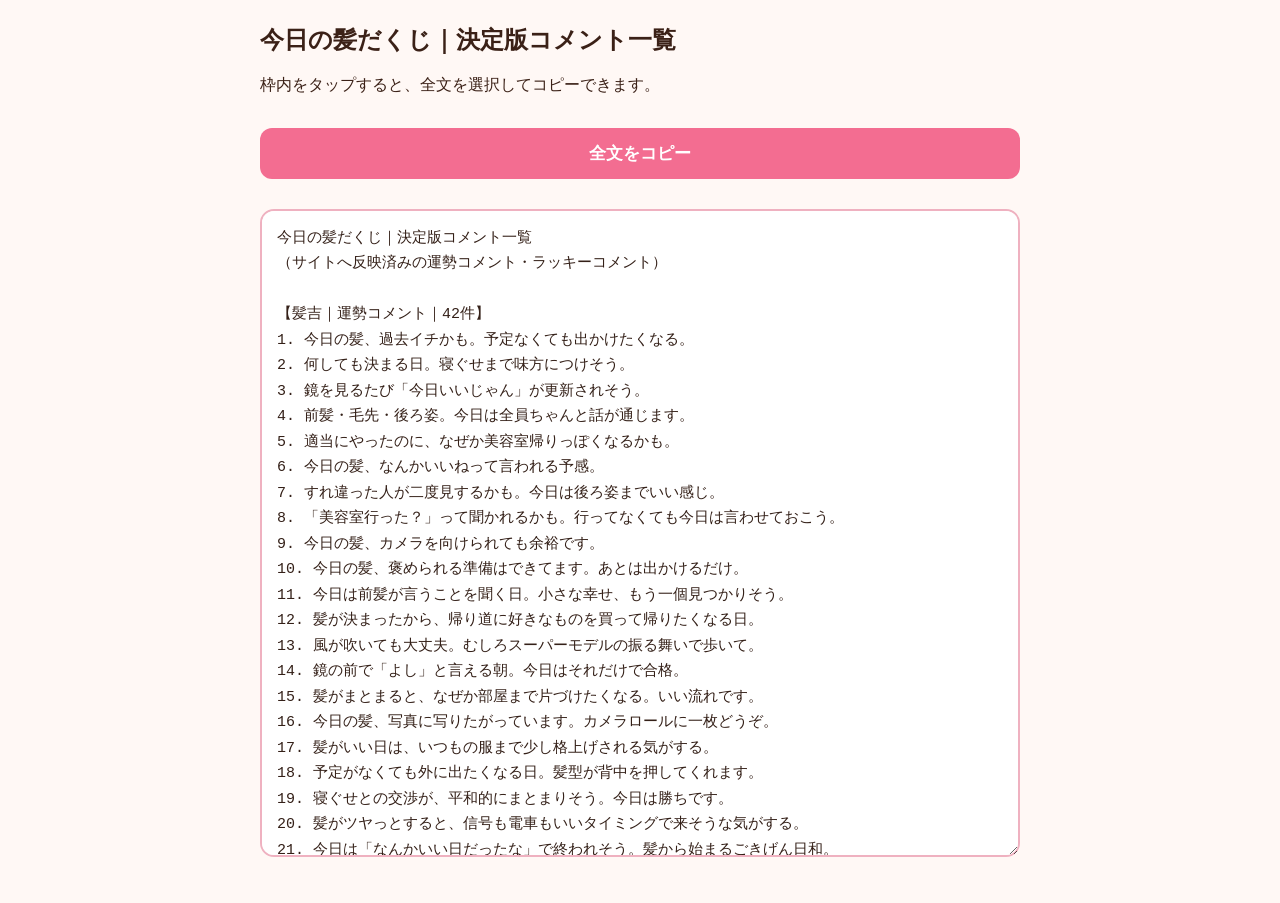
<file: comments-copy.html>
<!doctype html><html lang="ja"><meta charset="utf-8"><meta name="viewport" content="width=device-width,initial-scale=1"><title>決定版コメント一覧</title><style>body{margin:0;background:#fff8f5;color:#3b2117;font-family:-apple-system,BlinkMacSystemFont,"Hiragino Sans","Yu Gothic",sans-serif}main{max-width:760px;margin:auto;padding:24px 16px 42px}h1{font-size:24px;margin:0 0 8px}p{line-height:1.6}.actions{display:flex;gap:10px;margin:18px 0;position:sticky;top:0;background:#fff8f5;padding:12px 0}button{flex:1;border:0;border-radius:12px;background:#f36d91;color:white;font-weight:800;font-size:17px;padding:14px}textarea{box-sizing:border-box;width:100%;height:72vh;resize:vertical;border:2px solid #efb1c0;border-radius:14px;background:#fff;font-size:15px;line-height:1.7;padding:15px;color:#342018}small{display:block;text-align:center;color:#825}</style><main><h1>今日の髪だくじ｜決定版コメント一覧</h1><p>枠内をタップすると、全文を選択してコピーできます。</p><div class="actions"><button id="copy">全文をコピー</button></div><textarea id="text" readonly>今日の髪だくじ｜決定版コメント一覧
（サイトへ反映済みの運勢コメント・ラッキーコメント）

【髪吉｜運勢コメント｜42件】
1. 今日の髪、過去イチかも。予定なくても出かけたくなる。
2. 何しても決まる日。寝ぐせまで味方につけそう。
3. 鏡を見るたび「今日いいじゃん」が更新されそう。
4. 前髪・毛先・後ろ姿。今日は全員ちゃんと話が通じます。
5. 適当にやったのに、なぜか美容室帰りっぽくなるかも。
6. 今日の髪、なんかいいねって言われる予感。
7. すれ違った人が二度見するかも。今日は後ろ姿までいい感じ。
8. 「美容室行った？」って聞かれるかも。行ってなくても今日は言わせておこう。
9. 今日の髪、カメラを向けられても余裕です。
10. 今日の髪、褒められる準備はできてます。あとは出かけるだけ。
11. 今日は前髪が言うことを聞く日。小さな幸せ、もう一個見つかりそう。
12. 髪が決まったから、帰り道に好きなものを買って帰りたくなる日。
13. 風が吹いても大丈夫。むしろスーパーモデルの振る舞いで歩いて。
14. 鏡の前で「よし」と言える朝。今日はそれだけで合格。
15. 髪がまとまると、なぜか部屋まで片づけたくなる。いい流れです。
16. 今日の髪、写真に写りたがっています。カメラロールに一枚どうぞ。
17. 髪がいい日は、いつもの服まで少し格上げされる気がする。
18. 予定がなくても外に出たくなる日。髪型が背中を押してくれます。
19. 寝ぐせとの交渉が、平和的にまとまりそう。今日は勝ちです。
20. 髪がツヤっとすると、信号も電車もいいタイミングで来そうな気がする。
21. 今日は「なんかいい日だったな」で終われそう。髪から始まるごきげん日和。
22. 今日は風を味方につける予定です。横断歩道はランウェイ。
23. 前髪が整っただけで、人類にやさしくなれそう。
24. 髪型が決まったので、今日はインカメも怖くない。
25. 今日の髪、エレベーターの鏡で二度見する価値あり。
26. 髪のツヤがいい日は、予定表にない寄り道も正解。
27. 今日の髪、カフェの窓際席が似合う仕上がり。
28. 美容室行ってないのに、美容室行った顔で歩ける日。
29. 今日はアホ毛も個性。と思えるくらい全体がいい感じ。
30. 今日の自分、いつもより駅のホームで姿勢がいいかも。
31. 髪のコンディションがいいので、姿勢まで1cm伸びてるかも。
32. 髪が決まったので、カフェのメニューも背伸びして選べそう。
33. 今日の髪なら、知らない犬にも好かれるでしょう。
34. 髪がいいから、横断歩道を渡るときだけ歩幅が大きくなるでしょう。
35. 今日の髪なら、スーパーで最後の一個に出会えるでしょう。
36. 今日の髪なら、レジの列がちょうど短いでしょう。
37. 今日の髪なら、好きなおやつが値引きされているでしょう。
38. 今日の髪なら、鳥の集団の下を通っても奇跡的に無傷で歩けるでしょう。
39. 今日の髪なら、白い服でカレーうどんを食べても汚さないでしょう。
40. 今日の髪なら、帰宅後まで靴下が片方だけ行方不明にならないでしょう。
41. 今日の髪なら、無意識でもアリ一匹踏まない、優しさのウォーキングができるでしょう。
42. 今日の髪、仕上がり最高！街で見かけた美人さん、よく見たら鏡越しの私やないかいっ！

【髪吉｜ラッキーコメント｜26件】
1. 変顔 — 今日は何しても無敵の可愛さ
2. 写真を撮る — 今日の髪、証拠を残そう
3. 耳かけ — 耳かけ仕草でラブ上等
4. 振り向く — 後ろ髪まで仕事します
5. 鏡を二度見 — うん、やっぱり今日いいじゃん
6. 髪をなびかせる — 今日は風まで演出です
7. 分け目チェンジ — 1cmずらして運気もチェンジ
8. ひとつ結び — 迷った日はまとめて解決
9. いつもと逆分け — 反対側にもチャンスをあげよう
10. ヘアアレンジ — いつもと違う自分もアリ
11. ウインク — 髪が決まればウインクも決まる
12. 自撮り — 盛れてるうちに一枚どうぞ
13. 髪をかき上げる — 今日はちょっといい女ぶっていこう
14. 首をかしげる — 寝違えてないよ、可愛いでしょ？
15. スキップ — 髪も気分も弾ませていこう
16. 笑顔 — 最後は笑ったもん勝ち
17. いつもと違う道 — 髪がいい日は寄り道も吉
18. 誰かに会う — 今日の髪、見せずに終われない
19. 二度見 — 一度じゃ足りない可愛さです
20. 髪をかき上げる — 色気は後からついてきます
21. 横を向く — 正面だけが私じゃない
22. 上目づかい — 髪も目線も計算どおり
23. 自分を褒める — 今日も可愛い。はい決定
24. イヤリング — 耳にかける理由、できました
25. リップ — 髪も唇もツヤは大事
26. 香水 — 振り向いた後までいい女

【大吉｜運勢コメント｜53件】
1. 前髪、一発で決まる予感。今日は幸先よし。
2. なんとなくセットしたのに「今日いいじゃん」ってなる日。
3. 今日は髪がちゃんと話を聞いてくれそう。
4. いつもの髪型なのに、今日はちょっと上手に見えるかも。
5. 朝のセット、思ったより早く終わりそう。余った時間はのんびりどうぞ。
6. 今日は髪と意見が一致しそう。話が早い。
7. ふと鏡を見たとき「まだいい感じ」が続きそう。
8. 今日は風が吹いても、そこそこいいところに戻ってきそう。
9. 「今日なんか雰囲気いいね」って言われるかも。髪のおかげかも。
10. 夕方までいい感じをキープできそう。今日は髪の持久力◎。
11. 今日の髪なら、靴ひもがほどけずに一日を終えられるでしょう。
12. 髪がいいから、スマホの充電があと1%でもちゃんと帰れるでしょう。
13. 今日の髪なら、会いたかった人にばったり会えるでしょう。
14. 髪がいいから、話の長い上司との会話も思ったより早く終わるでしょう。
15. 髪が決まったので、店員さんに「ちょうど最後の一つです」と言われるでしょう。
16. 今日の髪なら、欲しかった色だけ在庫が残っているでしょう。
17. 今日の髪なら、知らない人の笑顔まで自分へのサービスに見えるでしょう。
18. 今日の髪なら、店員さんの笑顔が少し輝いて見えるでしょう。なぜなら、いい感じの人が来店したから。
19. 今日の髪なら、知らない人の犬までしっぽを振ってくれるでしょう。なぜなら、雰囲気がいいから。
20. コンビニの自動ドアを通るだけで少し気分が上がるでしょう。なぜなら、今日の主役が入店したから。
21. 今日の髪なら、待ち合わせの相手が先に見つけてくれるでしょう。なぜなら、見つけやすいほどいい感じだから。
22. 今日の髪なら、知らない街でも方向を間違えないでしょう。なぜなら、毛先が進む方向を知っているから。
23. 何気ない買い物まで少し特別に感じるでしょう。なぜなら、今日の自分がちょっと特別だから。
24. 今日の髪なら、誰かの『なんかいいね』を一回は引き出せるでしょう。なぜなら、今日は隠しきれないから。
25. 今日の髪なら、電車の窓に映る自分に二度見されるでしょう。何しろ、今日の仕上がりは見逃せないから。
26. 靴を脱いだ後も靴下に穴があいていないでしょう。今日のビューティフルヘアーに限ってそんな事は。
27. 電車でよろけても、今日の髪なら雑誌の表紙。だって素敵だもん。
28. 宝くじ？買わないよ。今日の髪型、3億円以上の価値ですから。
29. 福引き？引かないよ。もう今日の髪が一等だから。
30. ラッキーカラー？今日の髪色で足りてます。
31. カフェの紙コップでも、今日は少し上品に持てるでしょう。
32. 今日は運を探さなくていいでしょう。運のほうがこちらを探しているから。
33. 神様も少しだけ二度見するでしょう。今日は髪がいいから。
34. 今日の髪なら、履歴書の特技欄に「存在感」と書けるでしょう。
35. 鏡よ鏡、と思ったけど、聞くまでもないので聞きません。
36. 今日の髪なら、ショップの店員さんに新作をおすすめされるでしょう。似合う人が来たから。
37. ポイントカード？出さなくても、今日は何かしら得するでしょう。
38. カフェで番号を呼ばれるだけで、ちょっと表彰式でしょう。
39. 今日は入口の自動ドアも、主役用に開いている気がするでしょう。
40. 今日の髪なら、雨上がりの水たまりまで照明に見えるでしょう。
41. 高級レストラン？行ってないよ。今日の髪が勝手に格を上げてるだけ。
42. 今日の髪なら、普通の階段も授賞式の登壇前に見えるでしょう。
43. 今日の髪なら、コンビニのレジ袋までブランド物に感じるでしょう。
44. 大吉？そりゃあそうでしょう。今日の髪がこれですから。
45. ラッキーアイテム？今日は私が持てば、なんでもラッキーアイテム。
46. 髪が決まった私の半径10メートル、ただいま開運中です。
47. 髪型が決まった日は、探し物のほうから名乗り出てくるでしょう。
48. 緊急ヘア速報：寝ぐせは今朝、すべて鎮圧されました。
49. 髪型注意報：横から見ても問題ありません。安心して振り向いてください。
50. 本日の運行情報：分け目は乱れなく、通常どおり運行しています。
51. 緊急ヘア速報：朝からアホ毛はすべて保護されました。安心してお出かけください。
52. 髪型速報：前髪の乱れは確認されませんでした。安心して外出してください。
53. 今日の髪なら、いつものスーパーでも少しだけ歩き方がモデル寄りになるでしょう。カゴすらオシャレに見えるでしょ？

【大吉｜ラッキーコメント｜25件】
1. 大きめクリップ — 今日の髪、まとめて面倒みます
2. オイル — ツヤあるところに福来たる
3. 鏡 — 己を知り、後ろ姿を知れば百戦危うからず
4. 耳かけ — 耳を出す者、恋を制す
5. 髪をかき上げる — 可愛いだけが私じゃない
6. トリートメント — 美髪は一日にしてならず
7. トリートメント — 同情するならツヤをくれ。
8. オイル — いつつけるの？今でしょ！
9. ミニコーム — 前髪を制する者は一日を制す
10. ヘアオイル — このツヤが目に入らぬか！
11. ヘアアイロン — お前のクセはもう、伸びている。あべしっ！
12. ヘアアイロン — 高温注意。可愛くなりすぎる恐れがあります。
13. ヘアアイロン — 寝ぐせ選手、ここでまさかの退場です！
14. ヘアアクセ — 装着推奨。本日の可愛さ増量中。
15. ヘアアクセ — 最後にアクセを添えたら、本日の一品完成。
16. 毛先ワンカール — あなたの可愛さに、ひと巻き添えて完成です。
17. バーム — 本日、まとまり指数高めの予報です。
18. ヘアアクセ — ヘアアクセを装備した。可愛さ＋10。
19. ヘアオイル — SSR「天使のツヤ」を引き当てた！
20. ヘアオイル — ツヤよ現れよ！オイル二滴の魔法。
21. 前髪 — 本日のベスト前髪賞、狙えます。
22. ヘアオイル — 本日のツヤ髪大賞、エントリー受付中。
23. トリートメント — 本日の髪いたわったで賞、受賞です。
24. 耳かけ — 本日の横顔美人賞、いただきます。
25. トリートメント — うるおい大盛り、お待たせしましたー！

【中吉｜運勢コメント｜44件】
1. 前髪は決まった。毛先はこれから話し合いましょう。
2. 前髪がいいので、毛先の自由は見なかったことにしよう。
3. 髪の調子は中吉。でも気分は大吉寄り。
4. 髪型速報：前髪は平和です。毛先には少し自由時間を与えています。
5. 本日の議事録：前髪は可決。毛先は保留。でも全体としては問題なし。
6. 今日はサイドの毛が元気。顔まわりだけ少し主張があります。
7. 横から見たら思ったよりいい。正面はもう少しだけ研究中。
8. 髪が迷っている間に、私はもう予定へ向かいます。ついてきて。
9. 最終チェック完了。気になるところはあるけど、可愛さの範囲内です。
10. 今日は風に勝つより、風が来る前に目的地へ着く作戦。
11. 後ろ姿は見えないけど、たぶんちゃんといい感じ。信じよう。
12. 前髪が崩れる前に用事を済ませよう。行動力が吉です。
13. 本日のヘアバランス：かわいさ8、迷い2。だいたい成功です。
14. 髪が決まったので、話の長い人との会話も少しだけ余裕を持てそう。
15. 髪が決まったので、インカメも怖くなさそう。でも角度は選びます。
16. 今日の髪なら、写真を撮りたくなるでしょう。でも一枚目は撮り直し。
17. 髪が決まったので、横断歩道はランウェイ。でも青のうちに渡ります。
18. 髪がいいから、カフェの窓際席が似合いそう。でも空いていたら座ります。
19. 今日の髪なら、帰り道に寄り道したくなるでしょう。でも財布と相談です。
20. 今日の髪なら、知らない猫にも好かれそう。でも近づくと逃げるかも。
21. 今日の髪なら、店員さんの笑顔が少し輝いて見えそう。でもたぶん全員に優しいです。
22. 髪が決まったので、ちょっといい服を着たくなるでしょう。でも洗濯中かも。
23. 今日の髪なら、好きな曲が流れたら主役気分。でもイヤホンの音漏れには注意。
24. 今日の髪のセットは完璧！でも、よく見て！ご飯粒ついてるよ。
25. 今日の髪は完璧。なのに靴下だけ裏返しです。
26. 前髪は満点。でもバッグの口、全開です。
27. 髪型は優勝。でも電車のドアに挟まれるかも。
28. 今日の髪なら誰に会っても大丈夫。でも口元にチョコついてますよ。
29. 髪型は完璧。なのにエコバッグを玄関に置いてきがちです。
30. 髪の調子は大吉寄り。でも充電は12％です。
31. 今日の髪、いい女っぽい。でもレジ前でポイントカードを探しに手こずる予感。
32. 今日の髪ステキ！モデル級のオーラでかっこよく改札touch and goで残高不足。
33. 髪型完璧、気分上々。なのに醤油だけ、白い服を狙ってくる。
34. 前髪は絶好調。でも今日に限って、誰にも会う予定がありません。
35. 髪が決まって気分はモデル。でも自動ドアがなかなか開いてくれません。
36. 今日の髪、かなりいい。誰かに褒めてほしいけど、みんな意外と忙しそう。
37. 今日の髪は褒められ待ち。でも最初に褒められたのは、新しいスマホケース。
38. 今日の髪なら街を歩くだけで絵になりそう。でも歩いているのはスーパーの特売コーナー。
39. 髪の調子は文句なし。でも今日いちばんテンションが上がったのは、買い物の合計金額がゾロ目だったこと。
40. 髪が決まって気分は女優。でも今日のセリフは『袋いりません』だけ。
41. 今日の髪なら運命の出会いがあるかも。でも目が合ったのは散歩中の犬。
42. 今日の髪ならおしゃれな街が似合いそう。でも向かう先はドラッグストアのポイント5倍デー。
43. 髪型は完璧。なのに今日いちばん褒められたのは、字のきれいさです。
44. 横からのシルエット、最高！外出先でも窓に映る横顔をつい確認したくなるでしょう。横を見たくても、見えるのは正面ですが！

【中吉｜ラッキーコメント｜25件】
1. ミニコーム — 今日のお守りに一本
2. ヘアクリップ — いざという時の最終兵器
3. ヘアピン — 困った毛はピンで現行犯逮捕
4. スプレー — 決まったところで時を止めよう
5. コテ — ひと巻きで気分も上向き
6. アイロン — 今日は熱の力を借りよう
7. 鏡 — 後ろ姿まで見たら今日も完璧
8. シュシュ — まとめたら、それはもうアレンジです
9. ポニーテール — 結んだ瞬間、今日の正解
10. お団子 — まとまらないなら丸めちゃえ
11. ヘアゴム — 雨にも風にもクセにも負けず
12. カチューシャ — 今日はつけたもん勝ち
13. ワックス — ちょい足しで髪にやる気注入
14. ヘアマスク — 今夜は髪にもごちそうを
15. コテ — 巻けばなんとかなる説、あります
16. オイル — ツヤは裏切らない
17. 鏡 — 見るたび可愛いは更新できます
18. ブラッシング — 髪も気持ちも、もつれは早めに
19. トリートメント — 今日くらい髪を甘やかそう
20. 美容室の予約 — 髪の悩みはプロに丸投げも吉
21. 時計 — 出発の5分前に、前髪チェックを。
22. 大きめバッグ — ヘア道具、全部入れれば怖くない
23. 寄り道 — 髪がいい日はまっすぐ帰れない
24. 早起き — 時は髪なり
25. コーヒー — 髪巻いて　コーヒー飲んで　朝完成

【小吉｜運勢コメント｜51件】
1. 右はいい感じ。左はまだ話し合い中。
2. 前髪だけ、別の予定があるみたい。
3. 今日は毛先が自由行動しがち。集合時間は未定です。
4. 朝はいい感じ。でも油断すると1か所だけハネるかも。
5. いつもの分け目が、今日はなんとなくしっくりこない。迷子になる前に決めておこう。
6. 直したところとは別の場所がハネる予感。追いかけすぎ注意。
7. 今日は片側だけボリューム出がち。左右の意見が合ってません。
8. 前から見るといい感じ。横から見ると「あれ？」がいるかも。
9. 髪を触れば触るほど迷走しそう。今日は早めの決断が吉。
10. なんか惜しい。でもどこが惜しいのかは、髪も教えてくれません。
11. 前髪が右に行きたがっています。私は左がいいんですけどね。
12. 今日の髪、60点くらい。でもお昼ごはんが美味しければ合格です。
13. 今日は髪にボリュームが出すぎました。気持ちだけは控えめにいきます。
14. 髪の調子は控えめ。でもなぜか肌の調子はいいので、引き分けです。
15. 本日の髪の成績表。前髪80点、毛先40点。平均点でなんとか進級です。
16. 髪型テストの結果発表！セット力は合格。でも持続力は追試です。
17. 通知表が届きました。前髪は「よくできました」、後頭部は「もう少しがんばりましょう」。
18. 髪型選手権、予選は通過。でも決勝戦は湿気のため棄権します。
19. 今日の髪は延長戦に突入。ヘアアイロン選手、そろそろ体力の限界です。
20. 髪型の金メダルは逃しました。でも参加賞の可愛さは持ち帰ります。
21. 速報です。今朝、前髪の一部が独立を宣言しました。現在説得中です。
22. 本日の髪予報。午前中はまとまり、午後から一部地域でうねりが発生するでしょう。
23. 髪型ニュースです。左右のバランスに若干の乱れ。なお、本人の機嫌は良好です。
24. 速報です。前髪が予定とは違う方向へ進行中。関係者が説得を続けています。
25. 本日の髪予報。朝は晴れ、昼から湿気。夕方には前髪の形が変わる見込みです。
26. 現場からお伝えします。寝癖の修正作業が難航中。出発時刻への影響が心配されています。
27. 緊急会見です。毛先の広がりについて、本人は『想定外でした』とコメントしています。
28. 本日の髪予報。トップは晴れ、毛先は曇り。ところにより寝癖が残るでしょう。
29. ニュース速報。後頭部で原因不明のふくらみを確認。現在、鏡を使って調査中です。
30. 前髪からのお知らせです。本日は気分が乗らないため、通常とは異なる位置で営業いたします。
31. 緊急速報。ヘアゴムの投入が決定しました。これにより事態は収束する見通しです。
32. 本日のヘアレシピ。寝癖を少々、湿気をひとつまみ。仕上げに諦めを加えて完成です。
33. 前髪のセットに成功！しかし湿気が現れた！あなたのヘアキープ力が3下がった。
34. 本日の髪型クエスト。寝癖を倒せ！ただし制限時間は出発までの5分間です。
35. 本日の髪型、リフォーム途中のため一部未完成です。完成予定日は明日の朝となっております。
36. 寝癖が現れた！ヘアアイロンで攻撃！しかし寝癖はひらりと身をかわした！
37. 毛先のまとまりを手に入れた！しかし代わりにトップのボリュームを失った！
38. 急募！前髪をまとめられる方。経験不問、即戦力歓迎。勤務時間は朝の10分間です。
39. 毛先管理スタッフ募集中。業務内容は自由すぎる毛先の指導。なお、残業の可能性あり。
40. 全米が泣いた。たった一本の寝癖を直すために、彼女は朝の20分を失った。
41. 『前髪、帰ってこい。』鏡の前で繰り広げられる、愛と根気の物語。近日公開。
42. ヘアセットのレベルが15に上がった！しかし外に出た瞬間、強風が現れた！髪型は大ダメージを受けた！
43. 前髪航空よりお知らせです。強風の影響により、本日のまとまり便は欠航となりました。
44. 毛先改革を掲げて出馬しましたが、寝癖派の根強い支持に苦戦しています。
45. 今日は髪がふんわりしてる！と思ったら、静電気でした。
46. 寝癖を見つけました。でも見なかったことにしたので、今のところ平和です。
47. 毛先が自由なら、私も自由でいいのでは。そう思ったけど、仕事には行きます。
48. 前髪は決まらなかったけど、目玉焼きはきれいに焼けました。今日はこれでよし。
49. 髪型は少し残念。でも自販機で当たりが出たので、運は残っているようです。
50. 毛先がハネてる。でもお気に入りの靴を履いたら、ちょっとどうでもよくなりました。
51. 前髪を直すのに20分。結局、今日は帽子をかぶって出かけます。

【小吉｜ラッキーコメント｜26件】
1. バーム — 隠し味にバームを少々
2. オイル — 毛先にほんの少しだけ
3. 前髪を分ける — ダメなら今日は道をあけよう
4. ヘアミルク — 毛先にもミルクの時間です
5. アホ毛スティック — 備えあればアホ毛なし
6. ミニコーム — 前髪の乱れは心の乱れ
7. スプレー — 鉄は熱いうちに、髪は決まったうちに固めよ
8. ヘアアイロン — 明けない夜はない、伸びないクセもたぶんない
9. バーム — まとまりなくして平和なし
10. 霧吹き — 水もしたたる、いい前髪
11. 前髪を切らない — その決断、今日は一晩寝かせよう
12. アホ毛スティック — アホ毛容疑者、頭頂部にて現行犯逮捕
13. ヘアクリップ — 挟むだけ！面倒な毛もこの通り！
14. ヘアオイル — ツヤ補給地点はこちらです。
15. ヘアミスト — 乾燥注意報。シュッとひと吹きすると吉。
16. ヘアミルク — 毛先に乾燥の症状あり。ミルクを処方します。
17. ミニコーム — 前髪パトロール、本日も異常なしを目指します。
18. 霧吹き — 寝ぐせを倒した。レベル38になった！
19. トリートメント — 親愛なる毛先へ。今日はたっぷり潤いを贈ります。
20. ヘアゴム — 夕方の私より。持ってきてくれてありがとう。
21. ミニコーム — お昼の私より。前髪直せたよ、ありがとう。
22. ヘアミルク — ヘアミルクを使った！毛先のHPが全回復した！
23. ヘアアイロン — アイロンを装備した。クセへの攻撃力＋20。
24. アホ毛スティック — 必殺！ひと塗り封じ！
25. ヘアオイル — 夕方の私より。朝のひと塗り、まだ効いてます。
26. ヘアミルク — ツヤ一丁！栄養入りまーす！

【吉｜運勢コメント｜60件】
1. 今日は前髪が気になるかも。話しかけるなら絶対に横からお願いします。
2. 前髪のベストタイム、午前中説。
3. 今日は風との相性がちょっと悪そう。外に出たら本番です。
4. セットした方向と、髪が行きたい方向が違うみたい。
5. 今日はボリュームが欲しいところだけ控えめ。遠慮しなくていいのに。
6. 夕方の髪には期待しすぎない。それも優しさです。
7. 今日は髪が言うことを聞くとは限りません。交渉はやさしく。
8. 耳にかけても出てくる毛が一本。今日はそこが主役かも。
9. 家ではまとまってたんです。本当です。
10. 今日は100点を目指さない。それだけでだいぶ気が楽。
11. 本日の髪、ツヤ感良好。窓に映った自分を二度見。でも窓の向こうの人と目が合いました。
12. 朝、髪をとかしながら考え事をすると、同じところを5分とかしてしまうかも。
13. ヘアオイルをつけたあとは、手を洗うのを忘れがち。スマホが少しツヤツヤになる予感。
14. カールを指でくるくるしているうちに、悩みごとまでどこかへ飛んでいくかも。
15. ドライヤー中にテレビを見ると、大事なセリフを聞き逃すでしょう。でも話の流れはなんとなく分かりそう。
16. 分け目を少し変えると、気分も少し変わるかも。誰にも気づかれなくても、それはそれで吉。
17. 髪を結ぶと、なぜか家事がはかどりそうな予感。ただし、やる気だけで終わる可能性も。
18. ドライヤー中に夕飯の献立がひらめくかも。ただし、乾かし終わる頃には忘れていそうです。
19. パサつきが気になったら、ヘアミルクをひと塗り。ついでに手も保湿すると、なんだか得した気分に。
20. ふんわりした髪を触っていると、なぜか焼きたてのパンが恋しくなる予感。
21. クセ毛を指でくるくるしていると、思いがけない電話がかかってくるかも。内容は普通の用事でしょう。
22. ヘアゴムを探すなら、まず手首を確認すると吉。案外すぐに見つかるかもしれません。
23. シャンプーの泡立ちがいつもより豊かになる予感。誰かに報告するほどではありません。
24. かわいいヘアクリップとの出会いがあるかも。ただし、家の引き出しには似たものが眠っていそうです。
25. 後ろのシルエットが気になる日。鏡を使って確認すると、首の運動にもなるでしょう。
26. 本日の髪予報。朝はゆるやかな毛流れ、午後はところにより耳かけ。大きな乱れはないでしょう。
27. 今日のヘア指数は平年並み。ツヤもボリュームも控えめですが、穏やかな一日になりそうです。
28. ヘアブラシを手に入れた！髪をとかした！特に何も起こらなかった！平和な冒険になりそうです。
29. 毛流れ調整スタッフ募集中。未経験歓迎。仕事内容は朝のブラッシング約3分間。残業はほぼありません。
30. ヘアゴム選手、今日も定位置で待機！出番があるかどうかは、午後の気温次第でしょう！
31. 本日のヘア研究。ドライヤー中に考えたことは、電源を切る頃には忘れがち。今日も同様の結果が予想されます。
32. ヘアオイルを1滴使用！手触りが少し変化！本日のミッションはこれにて終了です。
33. 本日の髪型ニュース。分け目の位置に若干の変更がある模様です。生活への影響はほぼないでしょう。
34. 本日の髪予報。ところによりふんわり、時々ぺたんこ。全体としては穏やかな一日でしょう。
35. 毛先からのお知らせです。本日は大きな予定がないため、自然な状態で営業いたします。
36. ヘアオイルの使用量は適量を推奨。出しすぎた場合は、手のひらまでツヤツヤになるでしょう。
37. 髪の神様からのお告げ。今日は無理に巻かなくてもよい。浮いた5分でゆっくりお茶を飲むがよい。
38. 心理テストです。今日の髪は結ぶ？下ろす？どちらを選んでも、あなたはごく普通の一日を過ごすでしょう。
39. 髪を乾かすとき、最初に考えることは？ A.夕飯 B.明日の予定 C.何も考えない。どれでも特に問題ありません。
40. ヘアアレンジ線をご利用の皆さま。本日は『いつものひとつ結び』行きが便利でしょう。
41. むかしむかし、毛先が少しハネておりました。村人たちは特に気にせず、いつもどおり暮らしたそうな。
42. 本日の髪の成績表。ツヤ3、まとまり3、ボリューム3。オール3の安定感です。
43. 毛先の通知表が届くでしょう。『落ち着いて過ごせました』。保護者からのコメントは特にありません。
44. 髪の視力検査。鏡から50センチ離れると、細かいハネが気にならなくなるかもしれません。
45. 本日のヘア朝礼。校長先生のお話は『髪はしっかり乾かしましょう』。約30秒で終了予定です。
46. 本日の髪の玉入れ。ヘアピンを投げ入れたところ、ほとんどがいつもの引き出しに入りました。
47. 髪の遠足で集合写真を撮る予感。後ろのシルエットも写りますが、誰もそこまで気にしないでしょう。
48. 朝のブラッシング中、今日の予定をひとつ思い出すかも。ただし、別の予定をひとつ忘れる可能性があります。
49. 髪を結ぶか下ろすか、少し迷う朝になりそう。最終的にはいつもの髪型に落ち着くでしょう。
50. ドライヤーを使う前にコンセントを確認すると吉。たぶん、いつもどおり差さっています。
51. 髪をとかしたあと、鏡をもう一度見る予感。特に変化はありませんが、安心できるでしょう。
52. シャンプーの詰め替えを思い出す予感。忘れないようにメモしても、メモを見るかどうかは別問題です。
53. ドライヤーを片づけた直後、『あ、後ろ全然乾いてない』と気づくでしょう。
54. ヘアブラシの掃除を思いつくかも。思いついただけでも、今日は一歩前進です。
55. ヘアオイルを買いに出かけたのに、先にお菓子売り場へ向かう予感。目的を忘れなければ吉。
56. 髪を耳にかける回数が少し増えるかも。集中している証拠か、ただ気になっているだけでしょう。
57. 本日のヘアデスクワーク。考え事をしながら毛先を触る予感。仕事の進み具合には特に影響しません。
58. ヘアアイロンを使わずに過ごす日になるかも。浮いた時間で何をするかは、まだ決まっていません。
59. 寝る前に髪を乾かし終えると、今日の小さな達成感が得られるでしょう。拍手は不要です。
60. 今日は毛先を触る回数が増える予感。数えてもいいですが、特に景品はありません。

【吉｜ラッキーコメント｜27件】
1. 帽子 — 最終手段じゃない、立派な作戦です
2. 折りたたみ傘 — 雨との戦いは準備が9割
3. ハンカチ — 汗と前髪、早めの対応が吉
4. バーム — まとまりは買えます。少量で
5. 分け目 — 室井さん、分け目封鎖できません。
6. アホ毛スティック — 一本残らず駆逐してやる。
7. ヘアアイロン — 全集中、前髪アイロン中。無呼吸の型。
8. バーム — そこにまとまりはあるんか？
9. つむじ — 真実はいつも一つ
私のつむじは2つ
by名探偵
10. ヘアゴム — ヘアゴムを装備した！安心感が20上がった！
11. ヘアオイル — ツヤを手に入れた！魅力が10上がった！
12. ヘアアクセ — SSR「今日なんか可愛い」を引き当てた！
13. ヘアアクセ — 本日のワンポイント上手で賞、受賞です。
14. 頭皮マッサージ — 自分をいたわったで賞、本日あなたに贈ります。
15. ヘアオイル — 本日はツヤ、サービスしておきますね。
16. ヘアアクセ — こちら本日のおすすめ、可愛さ一点追加です。
17. リップ — リップを装備した！女子力＋20！
18. イヤリング — イヤリングを装備した！横顔レベルが5上がった！
19. ハンカチ — バッグの中にて待機。本日の出動に備えます。
20. チョコレート — 甘いもの不足の症状あり。ひと粒処方します。
21. お気に入りの靴 — 本日の足元まで抜かりないで賞、受賞です。
22. ピアス — 本日のスタメン発表！ピアス選手、両耳で先発です！
23. ネックレス — ここでネックレス選手！首元に見事な追加点です！
24. イヤリング — 耳かけヘア隣接。顔まわりの眺望良好です。
25. お気に入りの靴 — 髪決まり　足取り軽く　いってきます
26. イヤリング — 速報です。耳かけにより、イヤリングの存在感が急上昇しています。
27. イヤリング — 耳かけヘアを華やかにする簡単なお仕事です。未経験歓迎。

【凶｜運勢コメント｜45件】
1. 家を出た瞬間がピークかも。写真は早めに。
2. 湿気を感じた髪が、いつもより本気を出しそう。
3. 寝ぐせがなかなかの強敵。今日は長期戦の予感。
4. 鏡の前では完璧。外に出たら第二形態かも。
5. 直したはずのハネが、気づいたら元の場所に戻ってるかも。帰巣本能かな。
6. 前髪、今日は完全に自分の意思で動いてます。こちらの指示は通りません。
7. 右を直したら左がハネる。左を直したら右がハネる。今日は終わりが見えません。
8. 今日は風が吹くたび髪型が変わりそう。何パターン楽しめるかな。
9. 湿気・風・寝ぐせ。本日の髪、フルメンバーでお待ちしています。
10. 今日はもう、髪型じゃなくて“個性”ってことにしよう。
11. 緊急速報。前髪が左右に分裂しました。現在、仲直りの見通しは立っておりません。
12. 寝癖による大規模な反乱が発生。ドライヤー部隊が出動しましたが、鎮圧には時間がかかる見込みです。
13. ヘアゴムが行方不明になりました。最後に目撃されたのは、昨日の夜の洗面所です。
14. 速報です。湿気が髪全体を包囲。ボリューム部隊はすでに撤退を開始しています。
15. 本日の髪の通知表。ツヤ1、まとまり1、寝癖5。先生からは『個性が強すぎます』とのコメントです。
16. 寝癖容疑者、ヘア違反で呼び出し。本人は『自然にこうなりました』と容疑を否認しています。
17. 映画『消えたボリューム』。主演は頭頂部。衝撃のラストは、帽子を脱いだ瞬間に訪れます。
18. 今日はヘアオイルを出しすぎる予感。手のひらだけが、誰よりも美しいツヤを放つでしょう。
19. 髪を完璧に巻いた直後、外は強風。今日の努力は空へ旅立つかもしれません。
20. 頭頂部に強いぺたんこ前線が接近中。午後にはボリュームが消滅する恐れがあります。
21. 緊急ニュース。ヘアオイルのポンプが予想以上の量を放出。手のひらでは現在、復旧作業が続いています。
22. 朝から頑張って髪をセット。外に出た瞬間つまずくかも。ただし、振り返っても段差は見当たらないでしょう。
23. シャンプーを流している途中で、目を閉じたままトリートメントを探すことになりそう。手に取ったのは洗顔料かもしれません。
24. 寝癖を直すために髪を濡らしたら、直す必要のなかった部分まで暴れ出す予感。被害は拡大するでしょう。
25. 外出前に髪を何度も確認する予感。ようやく満足して出かけたら、今度は家の鍵を閉めたか不安になるでしょう。
26. 今日は鏡の前で髪を直していると、後ろから家族に『何が変わったの？』と聞かれる予感。こちらが聞きたいくらいでしょう。
27. 今日はシャンプーのポンプが壊れる予感。勢いよく押した結果、中身が壁まで飛び、壁だけがいい香りになるでしょう。
28. 前夜にしっかり乾かした髪が、朝には謎の立体アートに変身しているかも。作者は枕。制作時間は約8時間です。
29. 本日のヘア天気予報。頭頂部に強い低気圧が発生。横だけが膨張し、髪型は見事な逆三角形になるでしょう。
30. ヘアセットの保証期間が終了する予感。保証が切れるのは、家の玄関を出た瞬間でしょう。
31. 本日のヘア裁判。寝癖被告は『枕が悪い』と主張。しかし枕側も『寝相が悪い』と反論するでしょう。
32. ヘアオイルをつけようとしたらフタが取れて、天ぷらでも揚げるのかという量が出てくるでしょう。
33. 後ろの寝癖が気になって鏡で確認したら、首をひねりすぎて悲鳴をあげるでしょう。
34. 髪をセットし終えた直後に服を脱ぐことになりました。スーパーサイヤ人の完成です。
35. 本日の分け目は、途中から行方不明です。見つけた方はそっと戻してください。
36. 髪を巻いてみたけど、うまくできず新種のクワガタみたいな前髪になるでしょう。
37. 前髪を巻きすぎて、カールクワガタが発見されるでしょう。
38. ヘアオイルを出しすぎて、前髪だけテカテカになるでしょう。前髪の照り焼きかっ！
39. 朝起きてアホ毛の量にびっくりするでしょう！水族館のチンアナゴかっ！
40. 朝起きたら前髪がぺったんこでしょう。寝てる間に誰か座った？
41. 前髪が気になって、駅のホームでインカメラで確認したくなるでしょう。電車もう行っちゃいましたよ。
42. 皆さま、右手をご覧ください。本日の寝癖の見どころ、後頭部の大噴火でございます。
43. まもなく左側に見えてまいりますのが、夜通し成長を続けたボリューム山脈でございます。
44. 右手に見えますのが、昨日まで存在しなかった分け目でございます。
45. 朝起きたら、寝癖で左のボリュームがとんでもないことに！右の毛根たち、夜中に引っ越したんか？

【凶｜ラッキーコメント｜25件】
1. ヘアミルク — パサつく毛先にミルク補給
2. くるくるドライヤー — 前髪の説得係
3. 霧吹き — 寝ぐせは根元から撲滅
4. ドライヤー — 根元から話せば分かるはず
5. ブラシ — もつれた関係、一度とかそう
6. 大きめクリップ — まとめる力は正義です
7. 細めヘアピン — 一本の反抗も見逃しません
8. タオル — ゴシゴシ禁止、髪とは仲良く
9. 冷風 — ドライヤーも喧嘩も最後は冷風に
10. 頭皮マッサージ — 頭皮にもご機嫌とりを
11. 毛先保湿 — 毛先にはちょっと甘やかしを
12. ストレートアイロン — 曲がった毛とは今日で和解
13. ヘアミルク — 毛先にも水分補給を
14. バーム — 迷子の毛、こちらへどうぞ
15. ヘアクリップ — まとまらないなら挟んだもん勝ち
16. ヘアピン — 出てくる毛にはお引き取り願おう
17. ドライヤー — 寝癖を見なかったことにしないため
18. アホ毛スティック — 飛び出す元気は今日はしまっておこう
19. 前髪を触らない — 触らぬ前髪に乱れなし
20. シャワー — 寝ぐせが強い日は全面戦争
21. アホ毛スティック — 今日も頭上の治安を守ります
22. くるくるドライヤー — くるくるした分、可愛さ上乗せ
23. ドライヤー — 凶でも大丈夫。ドライヤー後ろからあてれば追い風の私
24. 帽子 — 寝ぐせが直らない場合は、上からかぶってご使用ください。
25. コーム — 速報です。前髪に乱れが発生。現場へコームが急行しています。

</textarea><small id="status"></small></main><script>const t=document.querySelector('#text'),s=document.querySelector('#status');document.querySelector('#copy').onclick=async()=>{t.focus();t.select();try{await navigator.clipboard.writeText(t.value);s.textContent='コピーしました！'}catch(e){document.execCommand('copy');s.textContent='選択しました。コピーしてください。'}};</script></html>
</file>
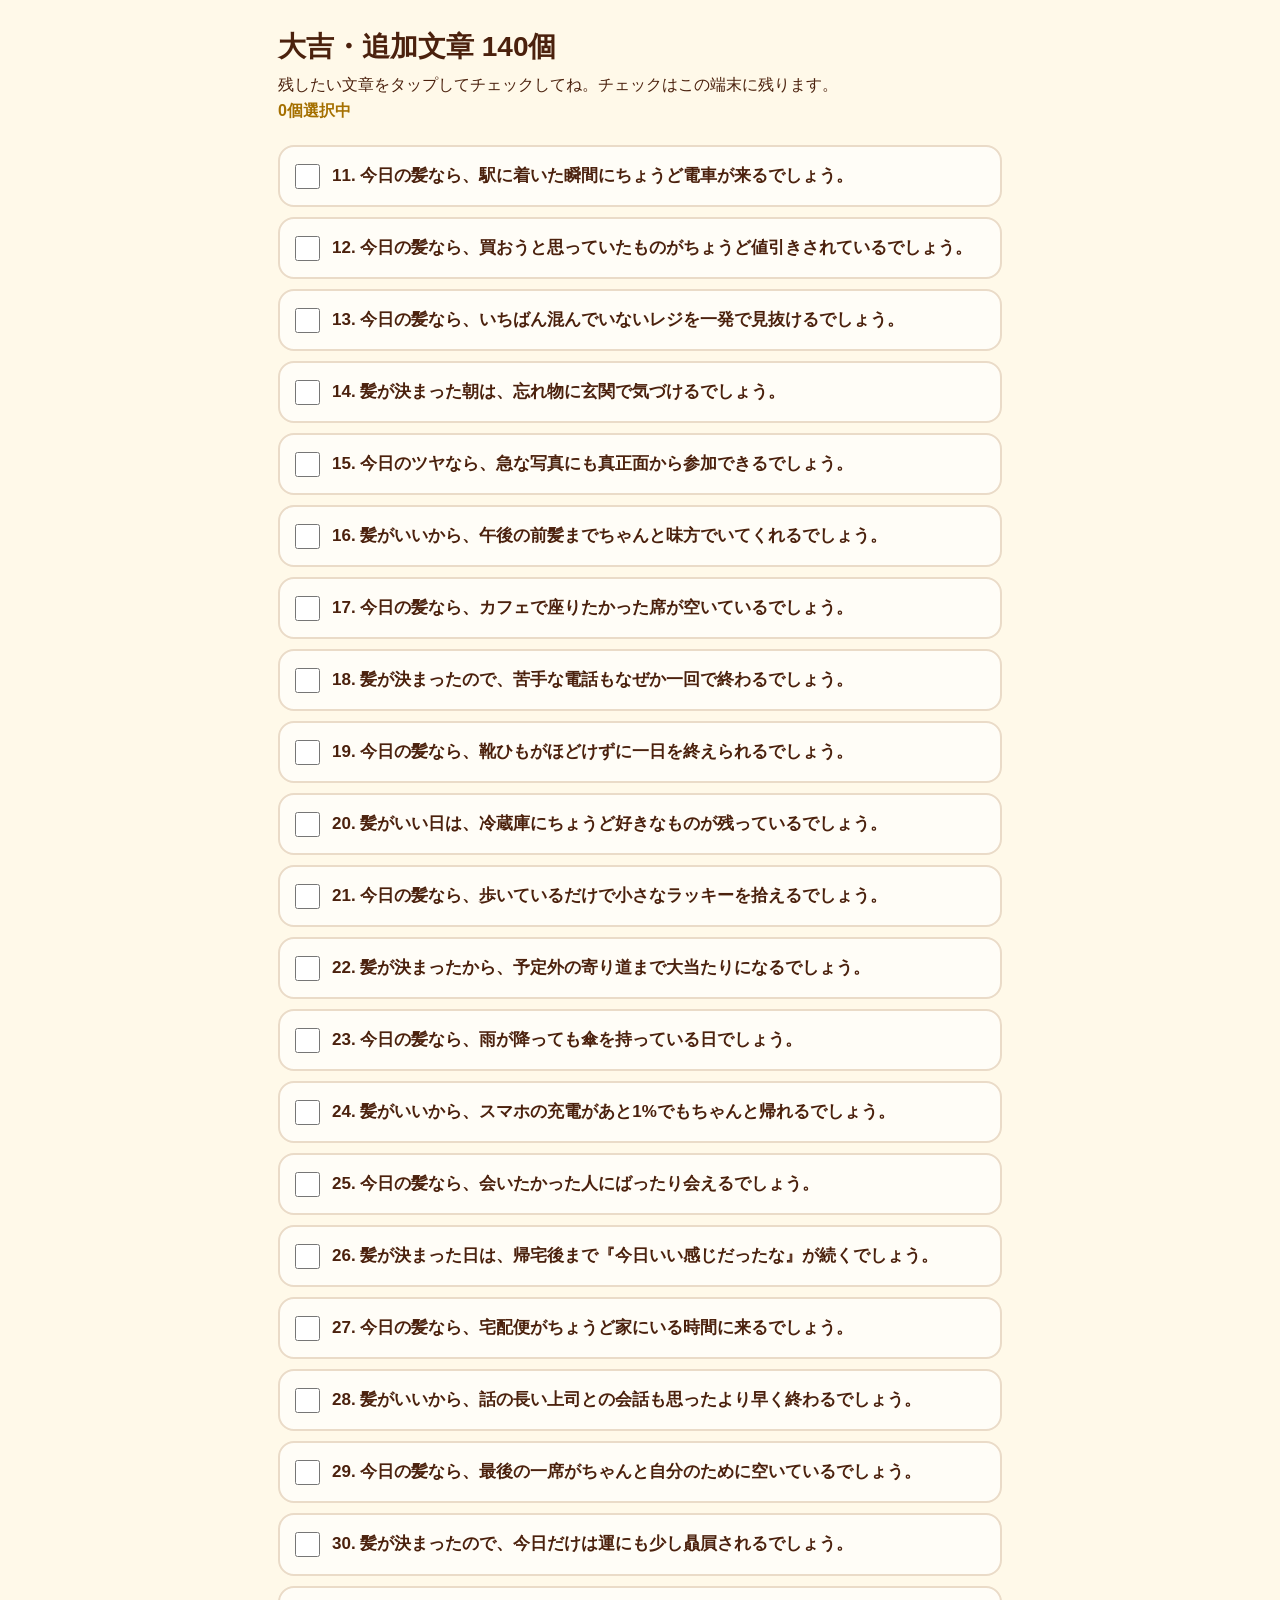
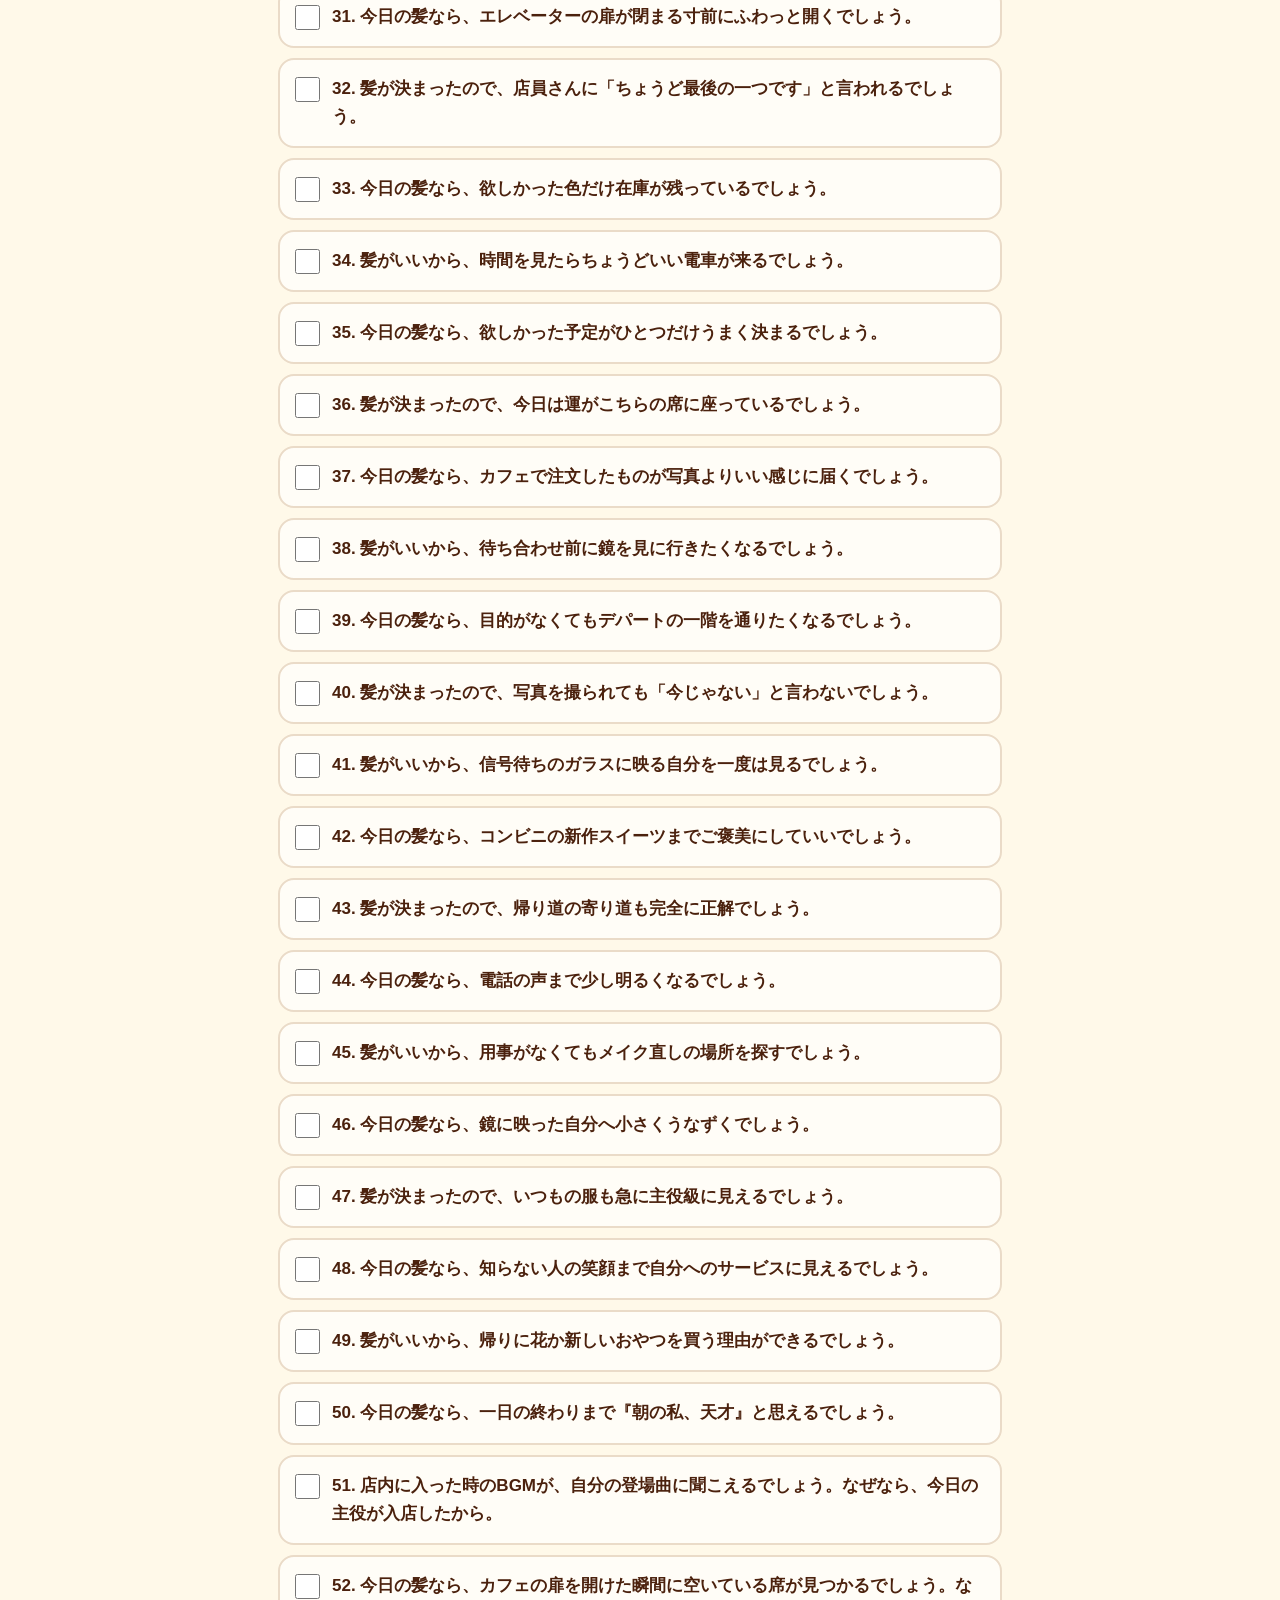
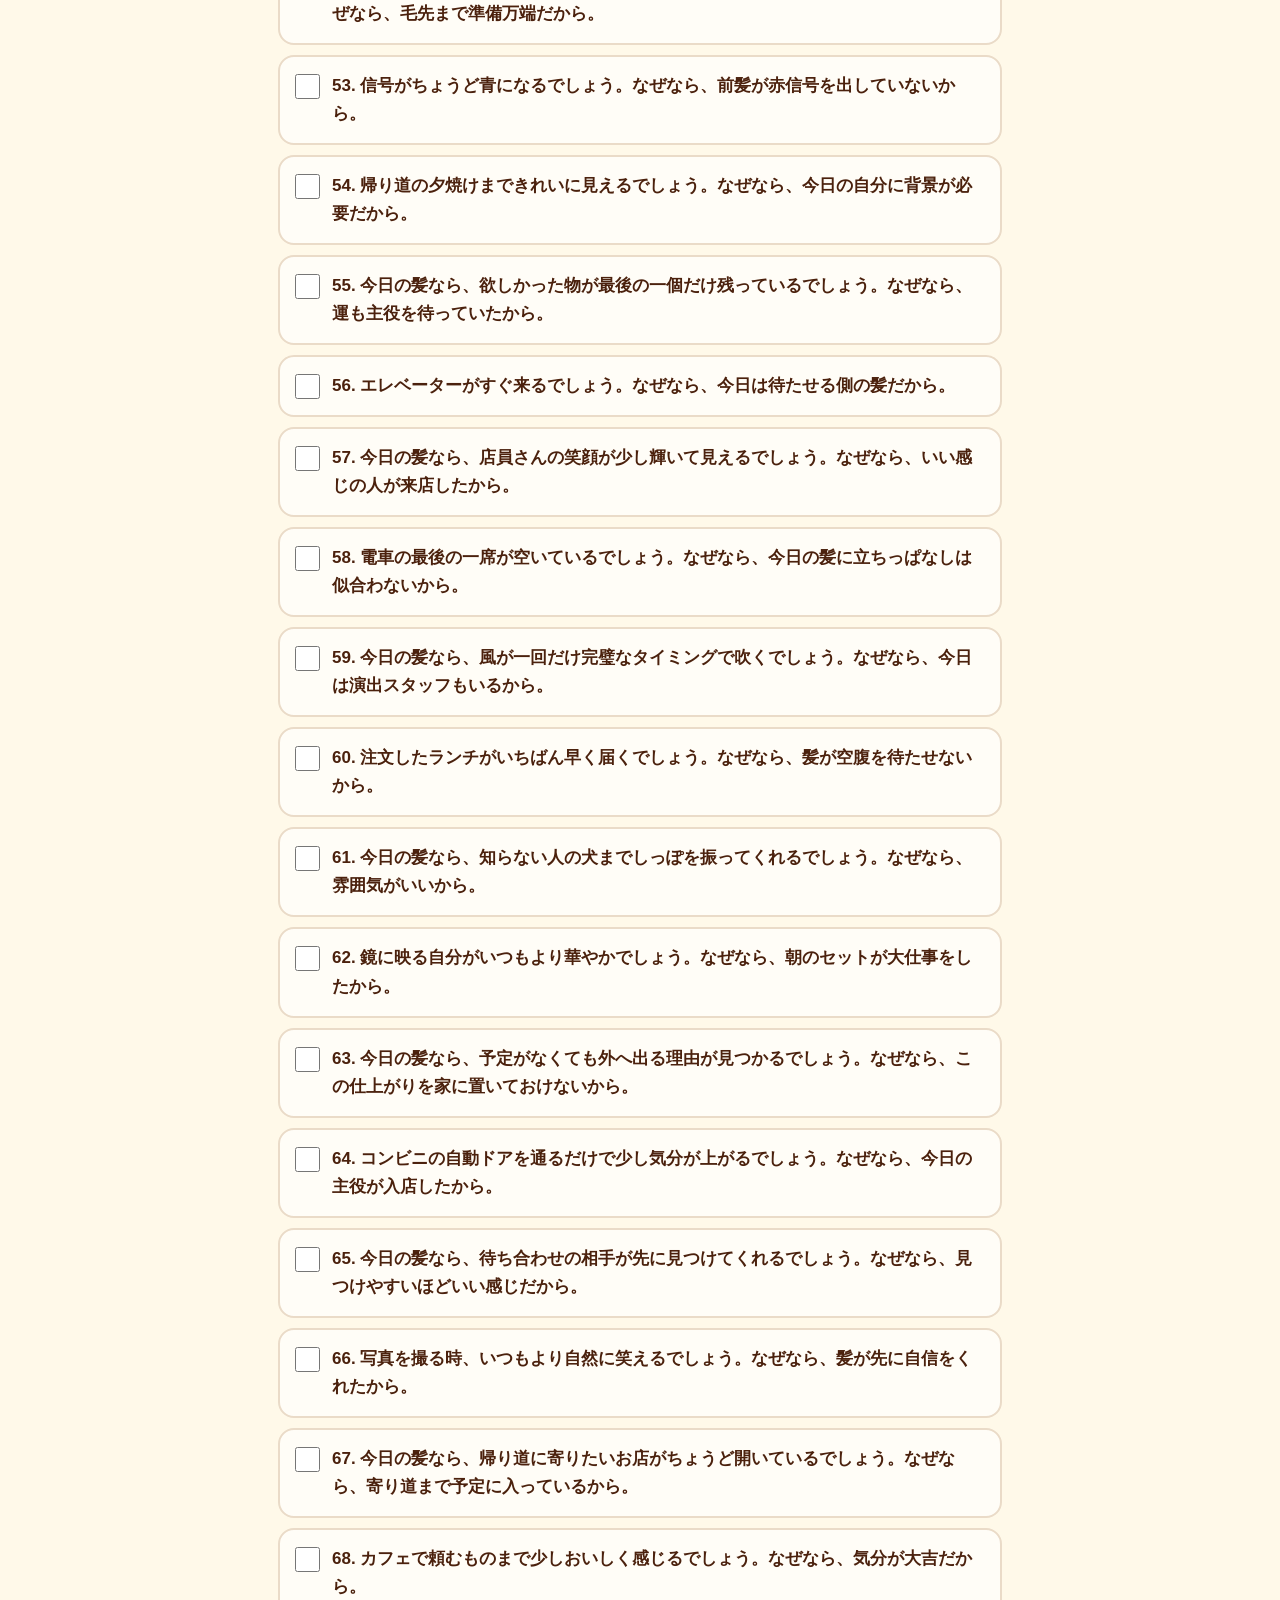
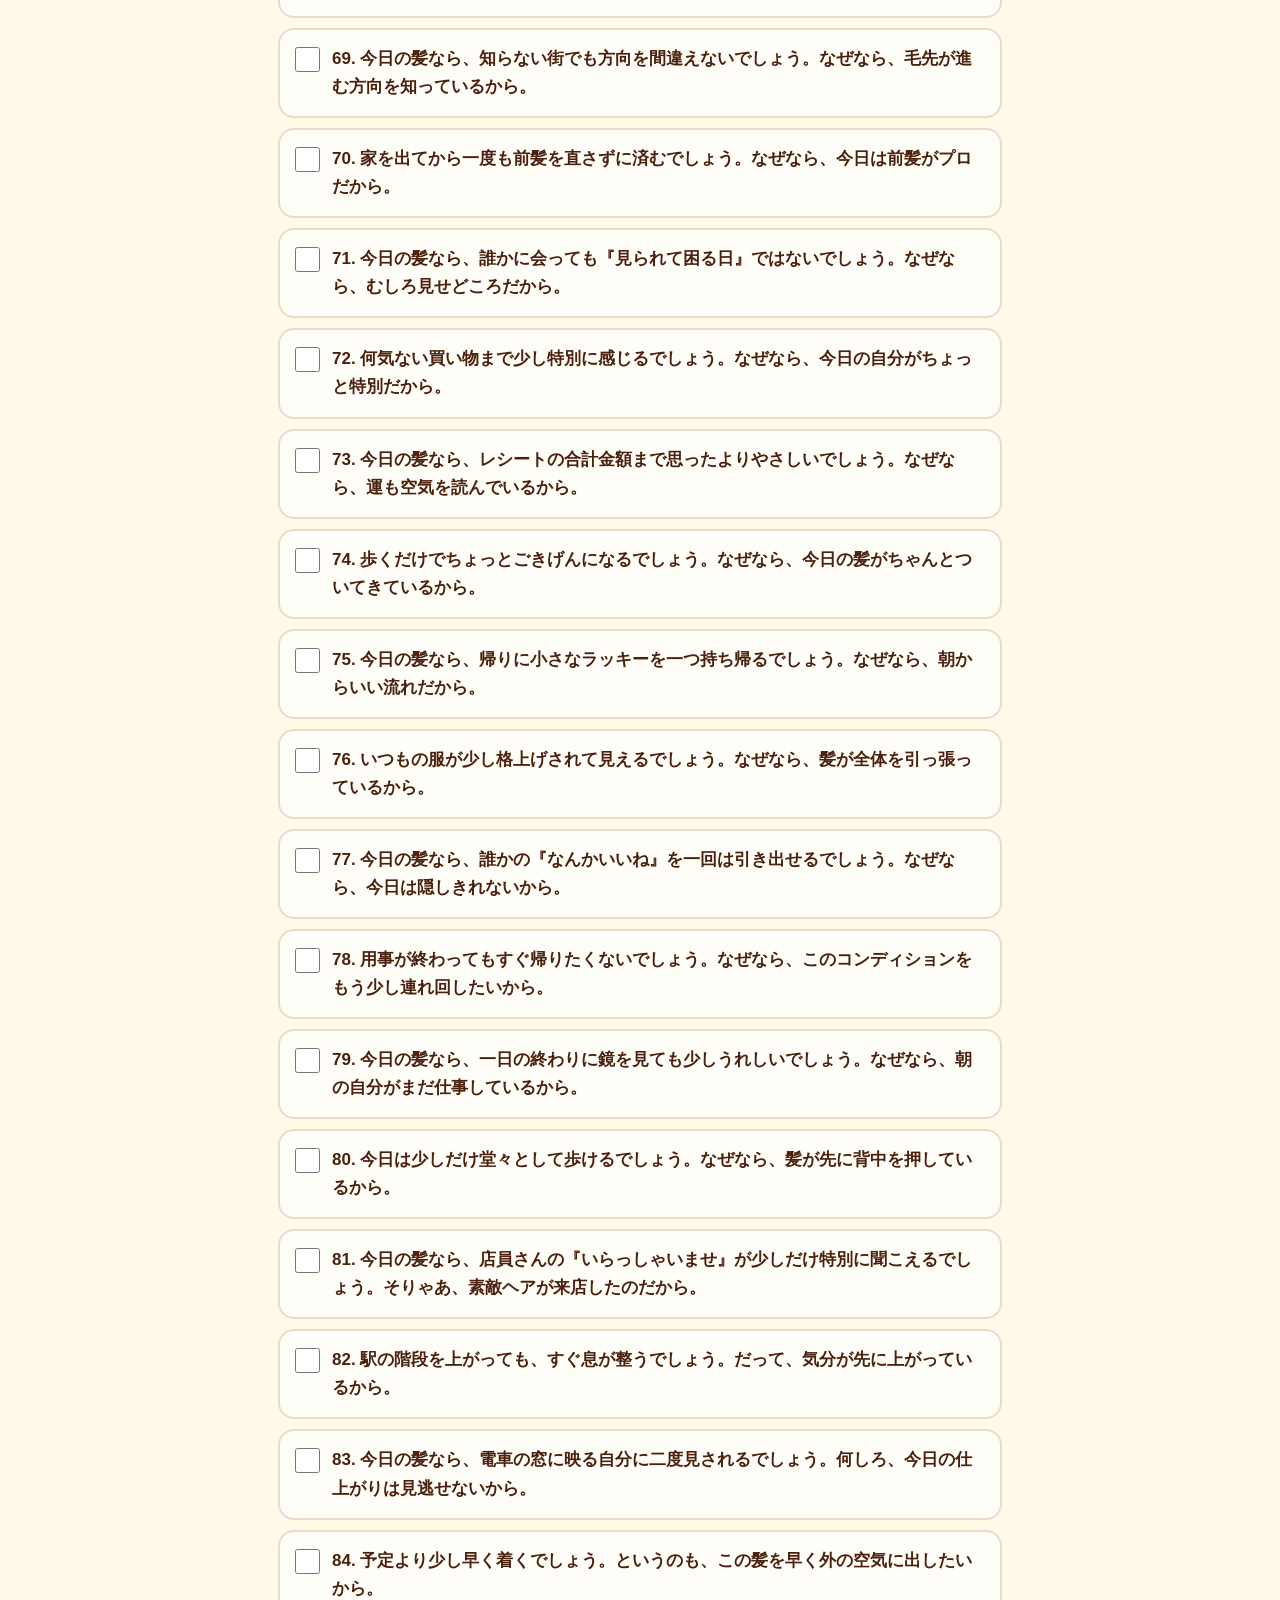
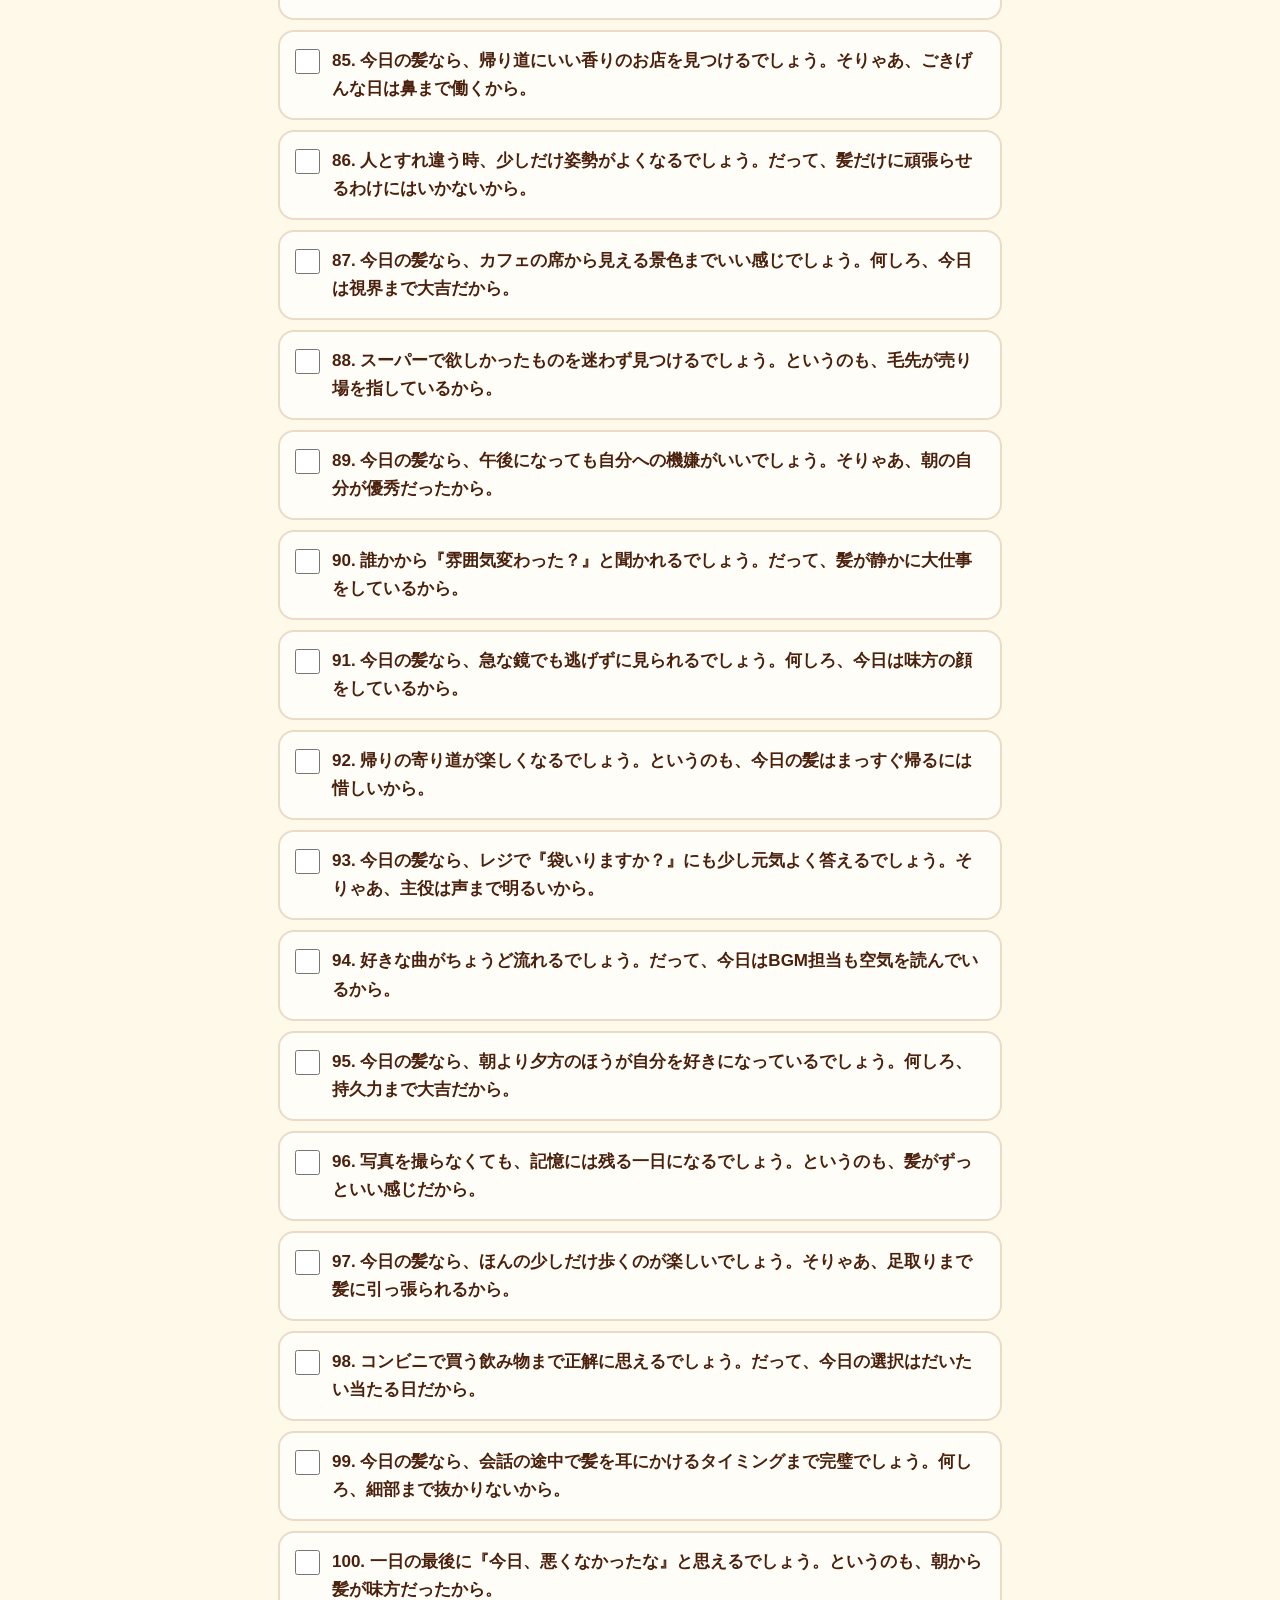
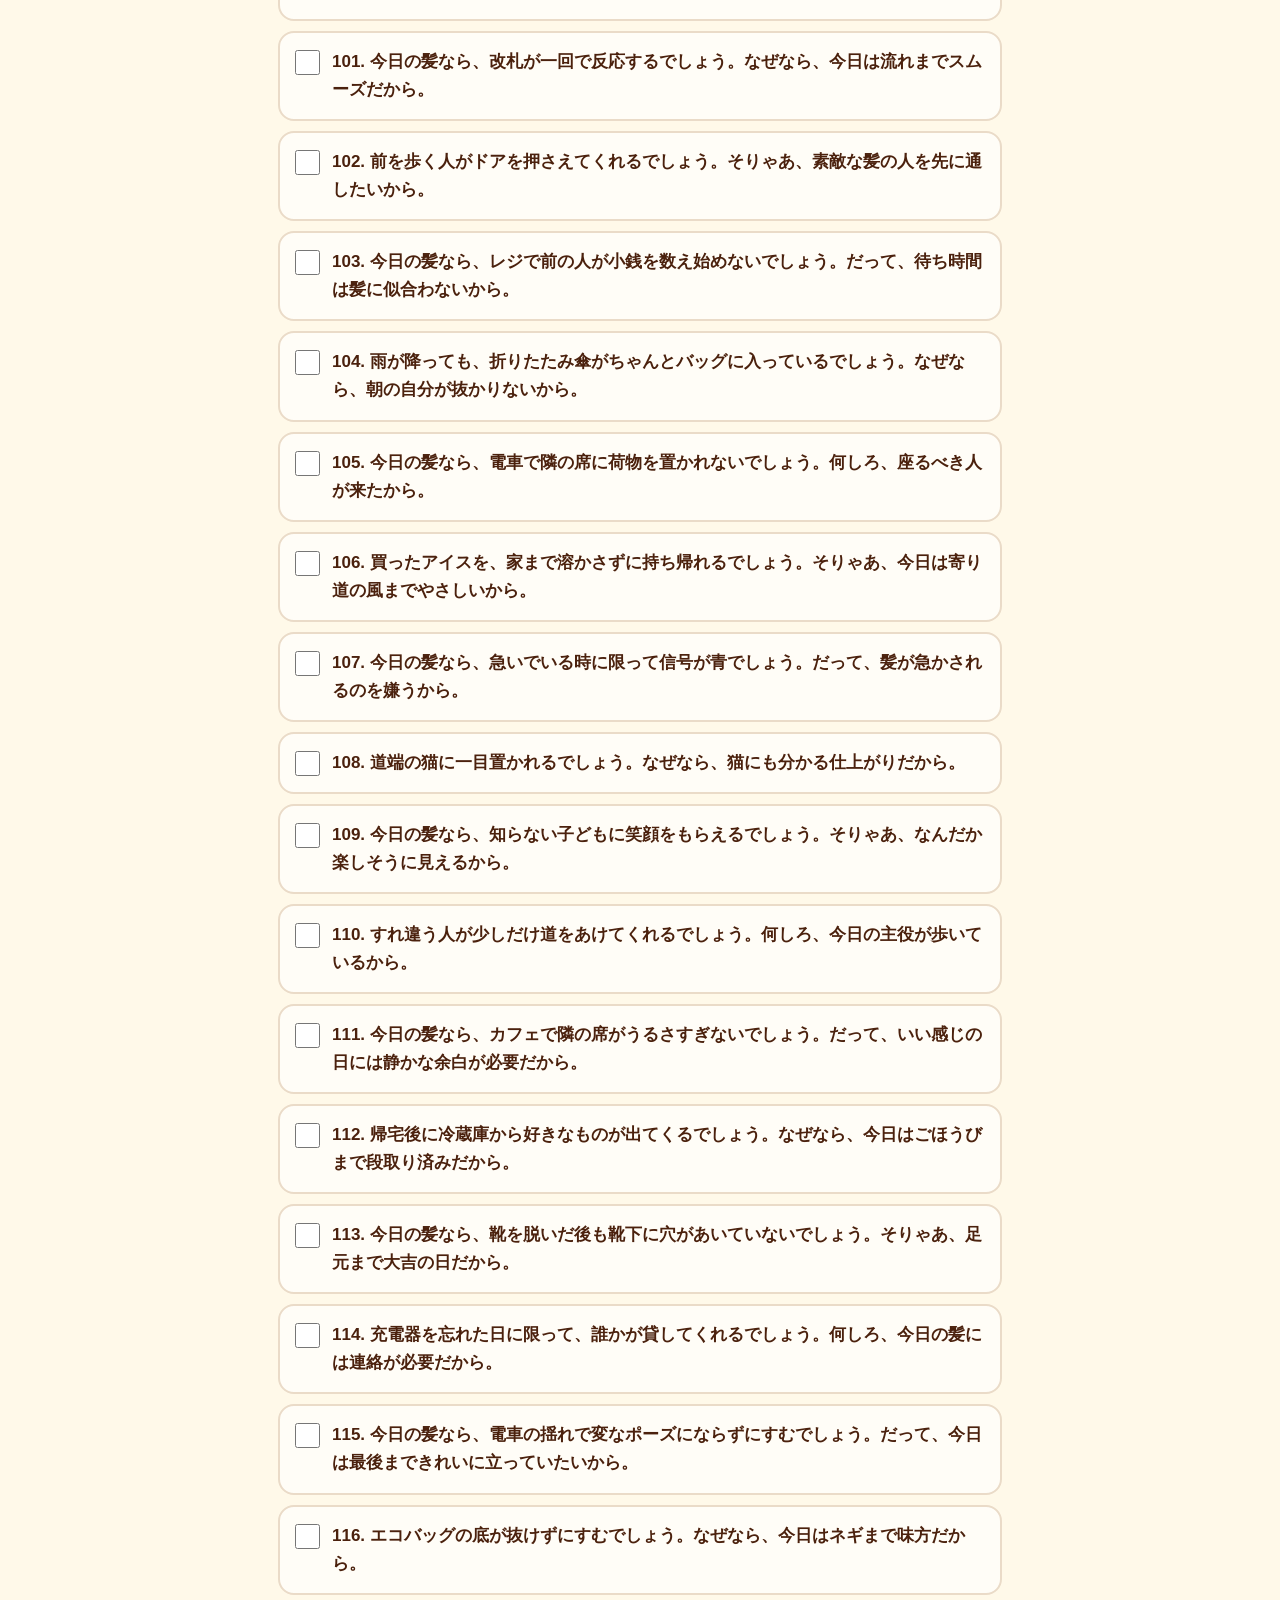
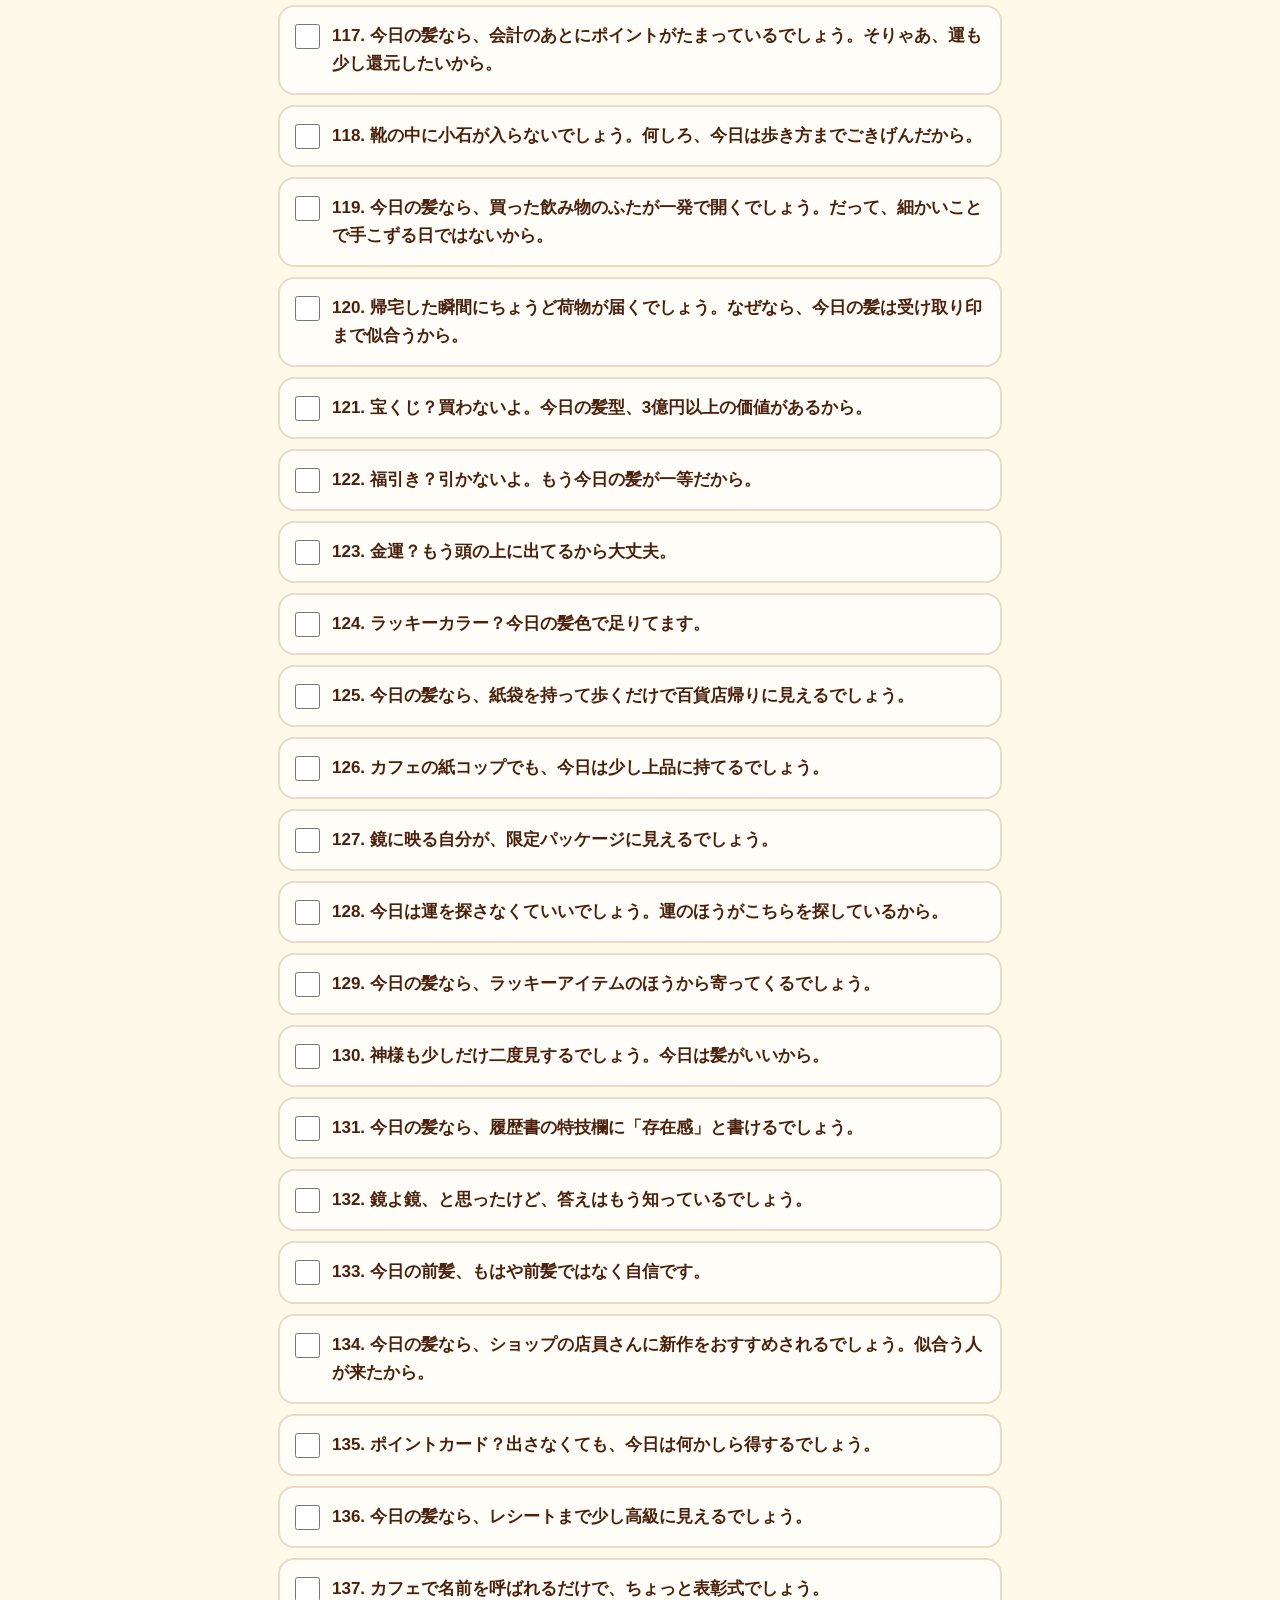
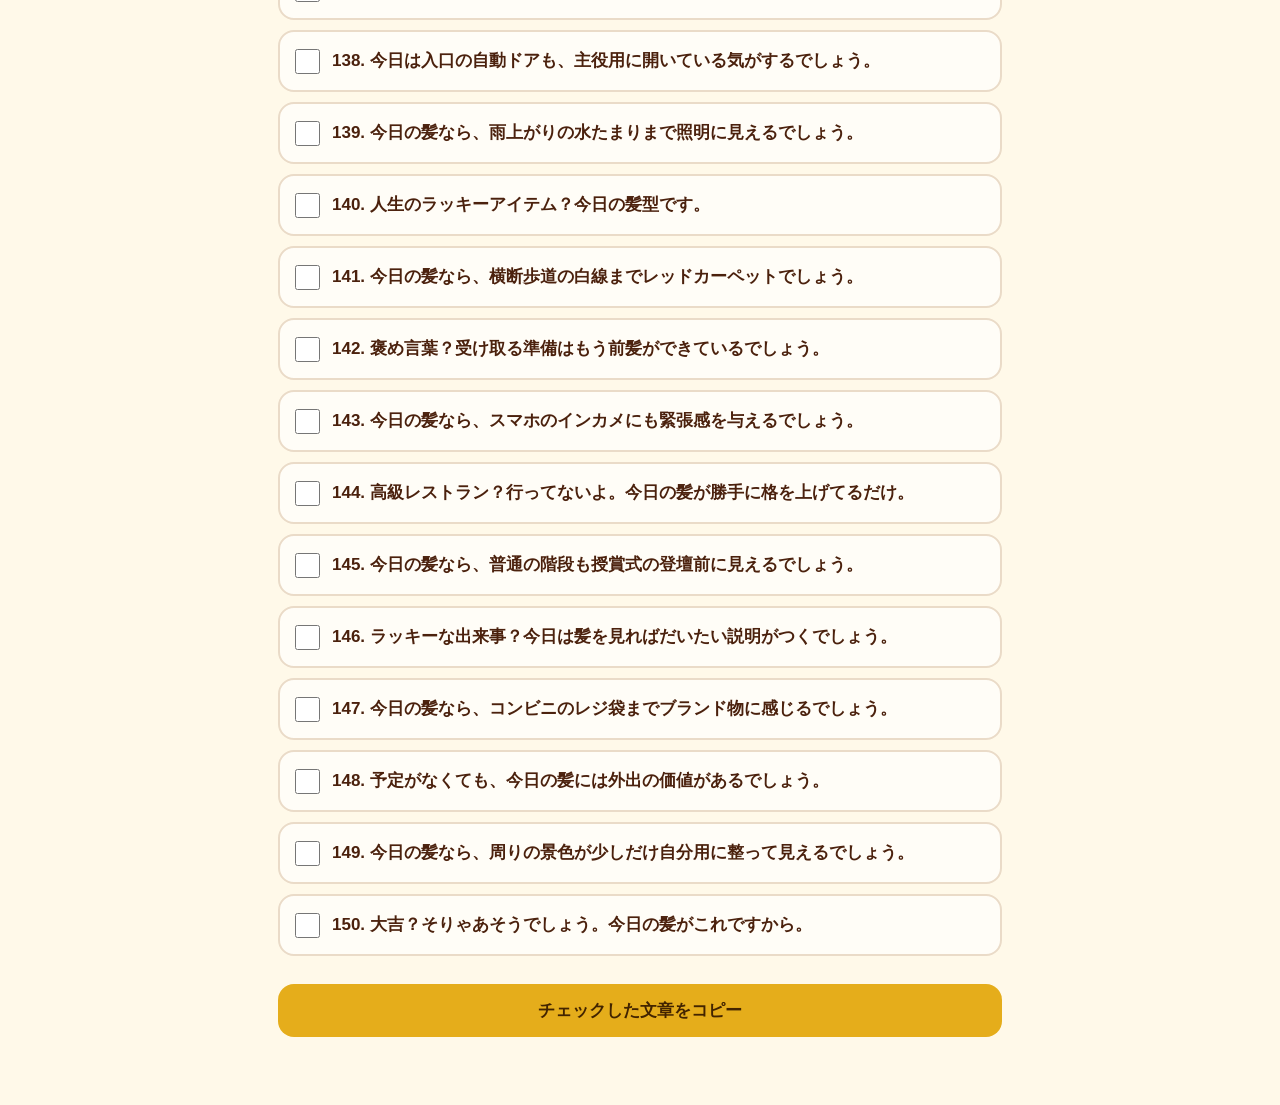
<file: daikichi-check.html>
<!doctype html><html lang="ja"><meta charset="utf-8"><meta name="viewport" content="width=device-width,initial-scale=1"><title>大吉 文章チェック</title><style>:root{--ink:#4b210d;--paper:#fffdf7;--gold:#e5ad1b;--line:#eadbc8}*{box-sizing:border-box}body{margin:0;background:#fff9e9;color:var(--ink);font-family:"Hiragino Sans","Yu Gothic",sans-serif;line-height:1.65}main{max-width:760px;margin:auto;padding:28px 18px 48px}h1{font-size:28px;line-height:1.35;margin:0 0 6px}p{margin:0 0 20px}.count{font-weight:800;color:#a57000}.item{display:flex;gap:12px;align-items:flex-start;background:var(--paper);border:2px solid var(--line);border-radius:16px;padding:15px;margin:10px 0;font-size:17px;font-weight:600}.item input{width:25px;height:25px;min-width:25px;margin:2px 0 0;accent-color:var(--gold)}.item:has(input:checked){background:#fff2c8;border-color:var(--gold)}button{width:100%;border:0;border-radius:16px;padding:15px;background:var(--gold);color:#422400;font-weight:900;font-size:17px;margin-top:18px}.note{font-size:14px;color:#725a4a;margin-top:12px}</style><main><h1>大吉・追加文章 140個</h1><p>残したい文章をタップしてチェックしてね。チェックはこの端末に残ります。<br><span class="count" id="count">0個選択中</span></p><div id="list"></div><button id="copy" type="button">チェックした文章をコピー</button><p class="note" id="notice" aria-live="polite"></p></main><script>const texts=["今日の髪なら、駅に着いた瞬間にちょうど電車が来るでしょう。","今日の髪なら、買おうと思っていたものがちょうど値引きされているでしょう。","今日の髪なら、いちばん混んでいないレジを一発で見抜けるでしょう。","髪が決まった朝は、忘れ物に玄関で気づけるでしょう。","今日のツヤなら、急な写真にも真正面から参加できるでしょう。","髪がいいから、午後の前髪までちゃんと味方でいてくれるでしょう。","今日の髪なら、カフェで座りたかった席が空いているでしょう。","髪が決まったので、苦手な電話もなぜか一回で終わるでしょう。","今日の髪なら、靴ひもがほどけずに一日を終えられるでしょう。","髪がいい日は、冷蔵庫にちょうど好きなものが残っているでしょう。","今日の髪なら、歩いているだけで小さなラッキーを拾えるでしょう。","髪が決まったから、予定外の寄り道まで大当たりになるでしょう。","今日の髪なら、雨が降っても傘を持っている日でしょう。","髪がいいから、スマホの充電があと1%でもちゃんと帰れるでしょう。","今日の髪なら、会いたかった人にばったり会えるでしょう。","髪が決まった日は、帰宅後まで『今日いい感じだったな』が続くでしょう。","今日の髪なら、宅配便がちょうど家にいる時間に来るでしょう。","髪がいいから、話の長い上司との会話も思ったより早く終わるでしょう。","今日の髪なら、最後の一席がちゃんと自分のために空いているでしょう。","髪が決まったので、今日だけは運にも少し贔屓されるでしょう。","今日の髪なら、エレベーターの扉が閉まる寸前にふわっと開くでしょう。","髪が決まったので、店員さんに「ちょうど最後の一つです」と言われるでしょう。","今日の髪なら、欲しかった色だけ在庫が残っているでしょう。","髪がいいから、時間を見たらちょうどいい電車が来るでしょう。","今日の髪なら、欲しかった予定がひとつだけうまく決まるでしょう。","髪が決まったので、今日は運がこちらの席に座っているでしょう。","今日の髪なら、カフェで注文したものが写真よりいい感じに届くでしょう。","髪がいいから、待ち合わせ前に鏡を見に行きたくなるでしょう。","今日の髪なら、目的がなくてもデパートの一階を通りたくなるでしょう。","髪が決まったので、写真を撮られても「今じゃない」と言わないでしょう。","髪がいいから、信号待ちのガラスに映る自分を一度は見るでしょう。","今日の髪なら、コンビニの新作スイーツまでご褒美にしていいでしょう。","髪が決まったので、帰り道の寄り道も完全に正解でしょう。","今日の髪なら、電話の声まで少し明るくなるでしょう。","髪がいいから、用事がなくてもメイク直しの場所を探すでしょう。","今日の髪なら、鏡に映った自分へ小さくうなずくでしょう。","髪が決まったので、いつもの服も急に主役級に見えるでしょう。","今日の髪なら、知らない人の笑顔まで自分へのサービスに見えるでしょう。","髪がいいから、帰りに花か新しいおやつを買う理由ができるでしょう。","今日の髪なら、一日の終わりまで『朝の私、天才』と思えるでしょう。","店内に入った時のBGMが、自分の登場曲に聞こえるでしょう。なぜなら、今日の主役が入店したから。","今日の髪なら、カフェの扉を開けた瞬間に空いている席が見つかるでしょう。なぜなら、毛先まで準備万端だから。","信号がちょうど青になるでしょう。なぜなら、前髪が赤信号を出していないから。","帰り道の夕焼けまできれいに見えるでしょう。なぜなら、今日の自分に背景が必要だから。","今日の髪なら、欲しかった物が最後の一個だけ残っているでしょう。なぜなら、運も主役を待っていたから。","エレベーターがすぐ来るでしょう。なぜなら、今日は待たせる側の髪だから。","今日の髪なら、店員さんの笑顔が少し輝いて見えるでしょう。なぜなら、いい感じの人が来店したから。","電車の最後の一席が空いているでしょう。なぜなら、今日の髪に立ちっぱなしは似合わないから。","今日の髪なら、風が一回だけ完璧なタイミングで吹くでしょう。なぜなら、今日は演出スタッフもいるから。","注文したランチがいちばん早く届くでしょう。なぜなら、髪が空腹を待たせないから。","今日の髪なら、知らない人の犬までしっぽを振ってくれるでしょう。なぜなら、雰囲気がいいから。","鏡に映る自分がいつもより華やかでしょう。なぜなら、朝のセットが大仕事をしたから。","今日の髪なら、予定がなくても外へ出る理由が見つかるでしょう。なぜなら、この仕上がりを家に置いておけないから。","コンビニの自動ドアを通るだけで少し気分が上がるでしょう。なぜなら、今日の主役が入店したから。","今日の髪なら、待ち合わせの相手が先に見つけてくれるでしょう。なぜなら、見つけやすいほどいい感じだから。","写真を撮る時、いつもより自然に笑えるでしょう。なぜなら、髪が先に自信をくれたから。","今日の髪なら、帰り道に寄りたいお店がちょうど開いているでしょう。なぜなら、寄り道まで予定に入っているから。","カフェで頼むものまで少しおいしく感じるでしょう。なぜなら、気分が大吉だから。","今日の髪なら、知らない街でも方向を間違えないでしょう。なぜなら、毛先が進む方向を知っているから。","家を出てから一度も前髪を直さずに済むでしょう。なぜなら、今日は前髪がプロだから。","今日の髪なら、誰かに会っても『見られて困る日』ではないでしょう。なぜなら、むしろ見せどころだから。","何気ない買い物まで少し特別に感じるでしょう。なぜなら、今日の自分がちょっと特別だから。","今日の髪なら、レシートの合計金額まで思ったよりやさしいでしょう。なぜなら、運も空気を読んでいるから。","歩くだけでちょっとごきげんになるでしょう。なぜなら、今日の髪がちゃんとついてきているから。","今日の髪なら、帰りに小さなラッキーを一つ持ち帰るでしょう。なぜなら、朝からいい流れだから。","いつもの服が少し格上げされて見えるでしょう。なぜなら、髪が全体を引っ張っているから。","今日の髪なら、誰かの『なんかいいね』を一回は引き出せるでしょう。なぜなら、今日は隠しきれないから。","用事が終わってもすぐ帰りたくないでしょう。なぜなら、このコンディションをもう少し連れ回したいから。","今日の髪なら、一日の終わりに鏡を見ても少しうれしいでしょう。なぜなら、朝の自分がまだ仕事しているから。","今日は少しだけ堂々として歩けるでしょう。なぜなら、髪が先に背中を押しているから。","今日の髪なら、店員さんの『いらっしゃいませ』が少しだけ特別に聞こえるでしょう。そりゃあ、素敵ヘアが来店したのだから。","駅の階段を上がっても、すぐ息が整うでしょう。だって、気分が先に上がっているから。","今日の髪なら、電車の窓に映る自分に二度見されるでしょう。何しろ、今日の仕上がりは見逃せないから。","予定より少し早く着くでしょう。というのも、この髪を早く外の空気に出したいから。","今日の髪なら、帰り道にいい香りのお店を見つけるでしょう。そりゃあ、ごきげんな日は鼻まで働くから。","人とすれ違う時、少しだけ姿勢がよくなるでしょう。だって、髪だけに頑張らせるわけにはいかないから。","今日の髪なら、カフェの席から見える景色までいい感じでしょう。何しろ、今日は視界まで大吉だから。","スーパーで欲しかったものを迷わず見つけるでしょう。というのも、毛先が売り場を指しているから。","今日の髪なら、午後になっても自分への機嫌がいいでしょう。そりゃあ、朝の自分が優秀だったから。","誰かから『雰囲気変わった？』と聞かれるでしょう。だって、髪が静かに大仕事をしているから。","今日の髪なら、急な鏡でも逃げずに見られるでしょう。何しろ、今日は味方の顔をしているから。","帰りの寄り道が楽しくなるでしょう。というのも、今日の髪はまっすぐ帰るには惜しいから。","今日の髪なら、レジで『袋いりますか？』にも少し元気よく答えるでしょう。そりゃあ、主役は声まで明るいから。","好きな曲がちょうど流れるでしょう。だって、今日はBGM担当も空気を読んでいるから。","今日の髪なら、朝より夕方のほうが自分を好きになっているでしょう。何しろ、持久力まで大吉だから。","写真を撮らなくても、記憶には残る一日になるでしょう。というのも、髪がずっといい感じだから。","今日の髪なら、ほんの少しだけ歩くのが楽しいでしょう。そりゃあ、足取りまで髪に引っ張られるから。","コンビニで買う飲み物まで正解に思えるでしょう。だって、今日の選択はだいたい当たる日だから。","今日の髪なら、会話の途中で髪を耳にかけるタイミングまで完璧でしょう。何しろ、細部まで抜かりないから。","一日の最後に『今日、悪くなかったな』と思えるでしょう。というのも、朝から髪が味方だったから。","今日の髪なら、改札が一回で反応するでしょう。なぜなら、今日は流れまでスムーズだから。","前を歩く人がドアを押さえてくれるでしょう。そりゃあ、素敵な髪の人を先に通したいから。","今日の髪なら、レジで前の人が小銭を数え始めないでしょう。だって、待ち時間は髪に似合わないから。","雨が降っても、折りたたみ傘がちゃんとバッグに入っているでしょう。なぜなら、朝の自分が抜かりないから。","今日の髪なら、電車で隣の席に荷物を置かれないでしょう。何しろ、座るべき人が来たから。","買ったアイスを、家まで溶かさずに持ち帰れるでしょう。そりゃあ、今日は寄り道の風までやさしいから。","今日の髪なら、急いでいる時に限って信号が青でしょう。だって、髪が急かされるのを嫌うから。","道端の猫に一目置かれるでしょう。なぜなら、猫にも分かる仕上がりだから。","今日の髪なら、知らない子どもに笑顔をもらえるでしょう。そりゃあ、なんだか楽しそうに見えるから。","すれ違う人が少しだけ道をあけてくれるでしょう。何しろ、今日の主役が歩いているから。","今日の髪なら、カフェで隣の席がうるさすぎないでしょう。だって、いい感じの日には静かな余白が必要だから。","帰宅後に冷蔵庫から好きなものが出てくるでしょう。なぜなら、今日はごほうびまで段取り済みだから。","今日の髪なら、靴を脱いだ後も靴下に穴があいていないでしょう。そりゃあ、足元まで大吉の日だから。","充電器を忘れた日に限って、誰かが貸してくれるでしょう。何しろ、今日の髪には連絡が必要だから。","今日の髪なら、電車の揺れで変なポーズにならずにすむでしょう。だって、今日は最後まできれいに立っていたいから。","エコバッグの底が抜けずにすむでしょう。なぜなら、今日はネギまで味方だから。","今日の髪なら、会計のあとにポイントがたまっているでしょう。そりゃあ、運も少し還元したいから。","靴の中に小石が入らないでしょう。何しろ、今日は歩き方までごきげんだから。","今日の髪なら、買った飲み物のふたが一発で開くでしょう。だって、細かいことで手こずる日ではないから。","帰宅した瞬間にちょうど荷物が届くでしょう。なぜなら、今日の髪は受け取り印まで似合うから。","宝くじ？買わないよ。今日の髪型、3億円以上の価値があるから。","福引き？引かないよ。もう今日の髪が一等だから。","金運？もう頭の上に出てるから大丈夫。","ラッキーカラー？今日の髪色で足りてます。","今日の髪なら、紙袋を持って歩くだけで百貨店帰りに見えるでしょう。","カフェの紙コップでも、今日は少し上品に持てるでしょう。","鏡に映る自分が、限定パッケージに見えるでしょう。","今日は運を探さなくていいでしょう。運のほうがこちらを探しているから。","今日の髪なら、ラッキーアイテムのほうから寄ってくるでしょう。","神様も少しだけ二度見するでしょう。今日は髪がいいから。","今日の髪なら、履歴書の特技欄に「存在感」と書けるでしょう。","鏡よ鏡、と思ったけど、答えはもう知っているでしょう。","今日の前髪、もはや前髪ではなく自信です。","今日の髪なら、ショップの店員さんに新作をおすすめされるでしょう。似合う人が来たから。","ポイントカード？出さなくても、今日は何かしら得するでしょう。","今日の髪なら、レシートまで少し高級に見えるでしょう。","カフェで名前を呼ばれるだけで、ちょっと表彰式でしょう。","今日は入口の自動ドアも、主役用に開いている気がするでしょう。","今日の髪なら、雨上がりの水たまりまで照明に見えるでしょう。","人生のラッキーアイテム？今日の髪型です。","今日の髪なら、横断歩道の白線までレッドカーペットでしょう。","褒め言葉？受け取る準備はもう前髪ができているでしょう。","今日の髪なら、スマホのインカメにも緊張感を与えるでしょう。","高級レストラン？行ってないよ。今日の髪が勝手に格を上げてるだけ。","今日の髪なら、普通の階段も授賞式の登壇前に見えるでしょう。","ラッキーな出来事？今日は髪を見ればだいたい説明がつくでしょう。","今日の髪なら、コンビニのレジ袋までブランド物に感じるでしょう。","予定がなくても、今日の髪には外出の価値があるでしょう。","今日の髪なら、周りの景色が少しだけ自分用に整って見えるでしょう。","大吉？そりゃあそうでしょう。今日の髪がこれですから。"];const key='daikichi-checks-v1',saved=new Set(JSON.parse(localStorage.getItem(key)||'[]')),list=document.querySelector('#list'),count=document.querySelector('#count');function refresh(){const chosen=[...saved].sort((a,b)=>a-b);localStorage.setItem(key,JSON.stringify(chosen));count.textContent=chosen.length+'個選択中'}texts.forEach((text,index)=>{const label=document.createElement('label');label.className='item';const input=document.createElement('input');input.type='checkbox';input.checked=saved.has(index);input.addEventListener('change',()=>{input.checked?saved.add(index):saved.delete(index);refresh()});const span=document.createElement('span');span.textContent=(index+11)+'. '+text;label.append(input,span);list.append(label)});refresh();document.querySelector('#copy').addEventListener('click',async()=>{const picked=[...saved].sort((a,b)=>a-b).map(i=>(i+11)+'. '+texts[i]).join('\n');if(!picked){document.querySelector('#notice').textContent='まず残したい文章にチェックを入れてね。';return}try{await navigator.clipboard.writeText(picked);document.querySelector('#notice').textContent='チェックした文章をコピーしました。ここに貼り付けて送ってね。'}catch{document.querySelector('#notice').textContent='コピーできなかったため、チェック済みの番号を教えてね。'}})</script>
</file>
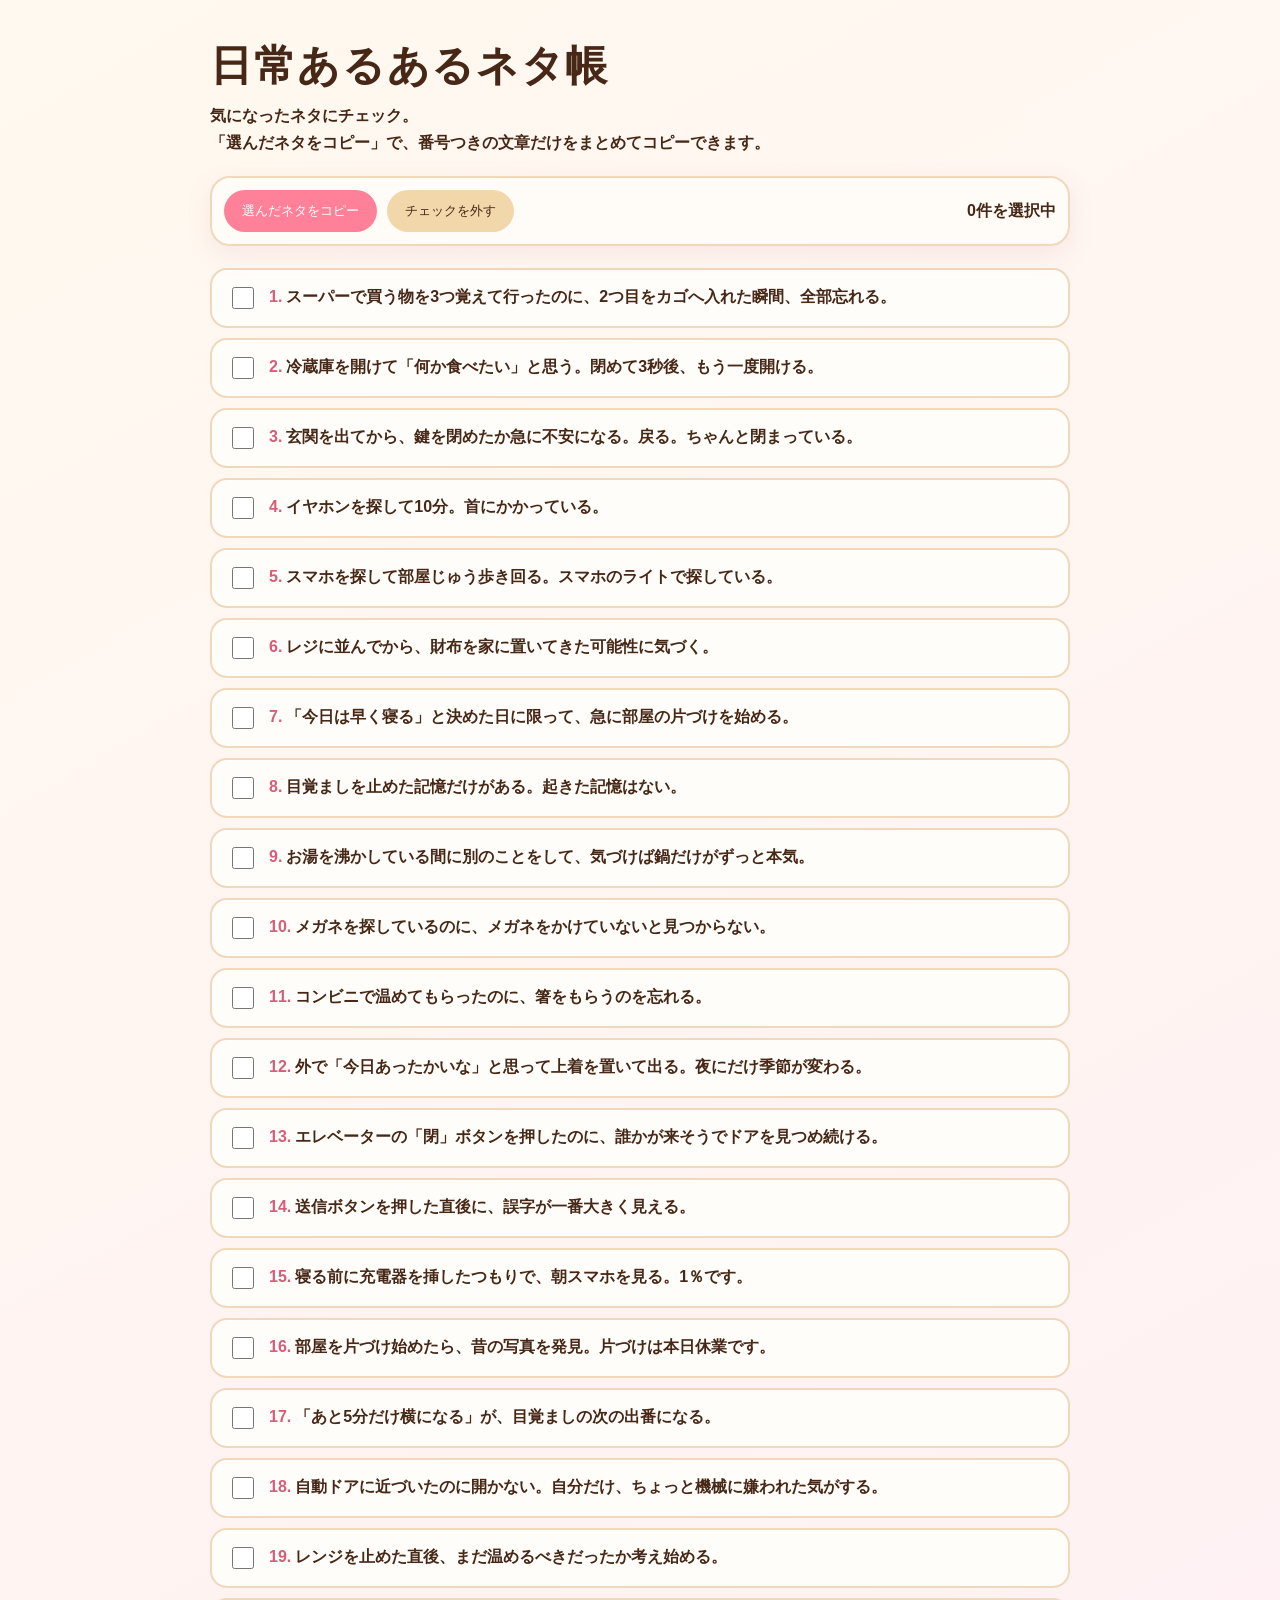
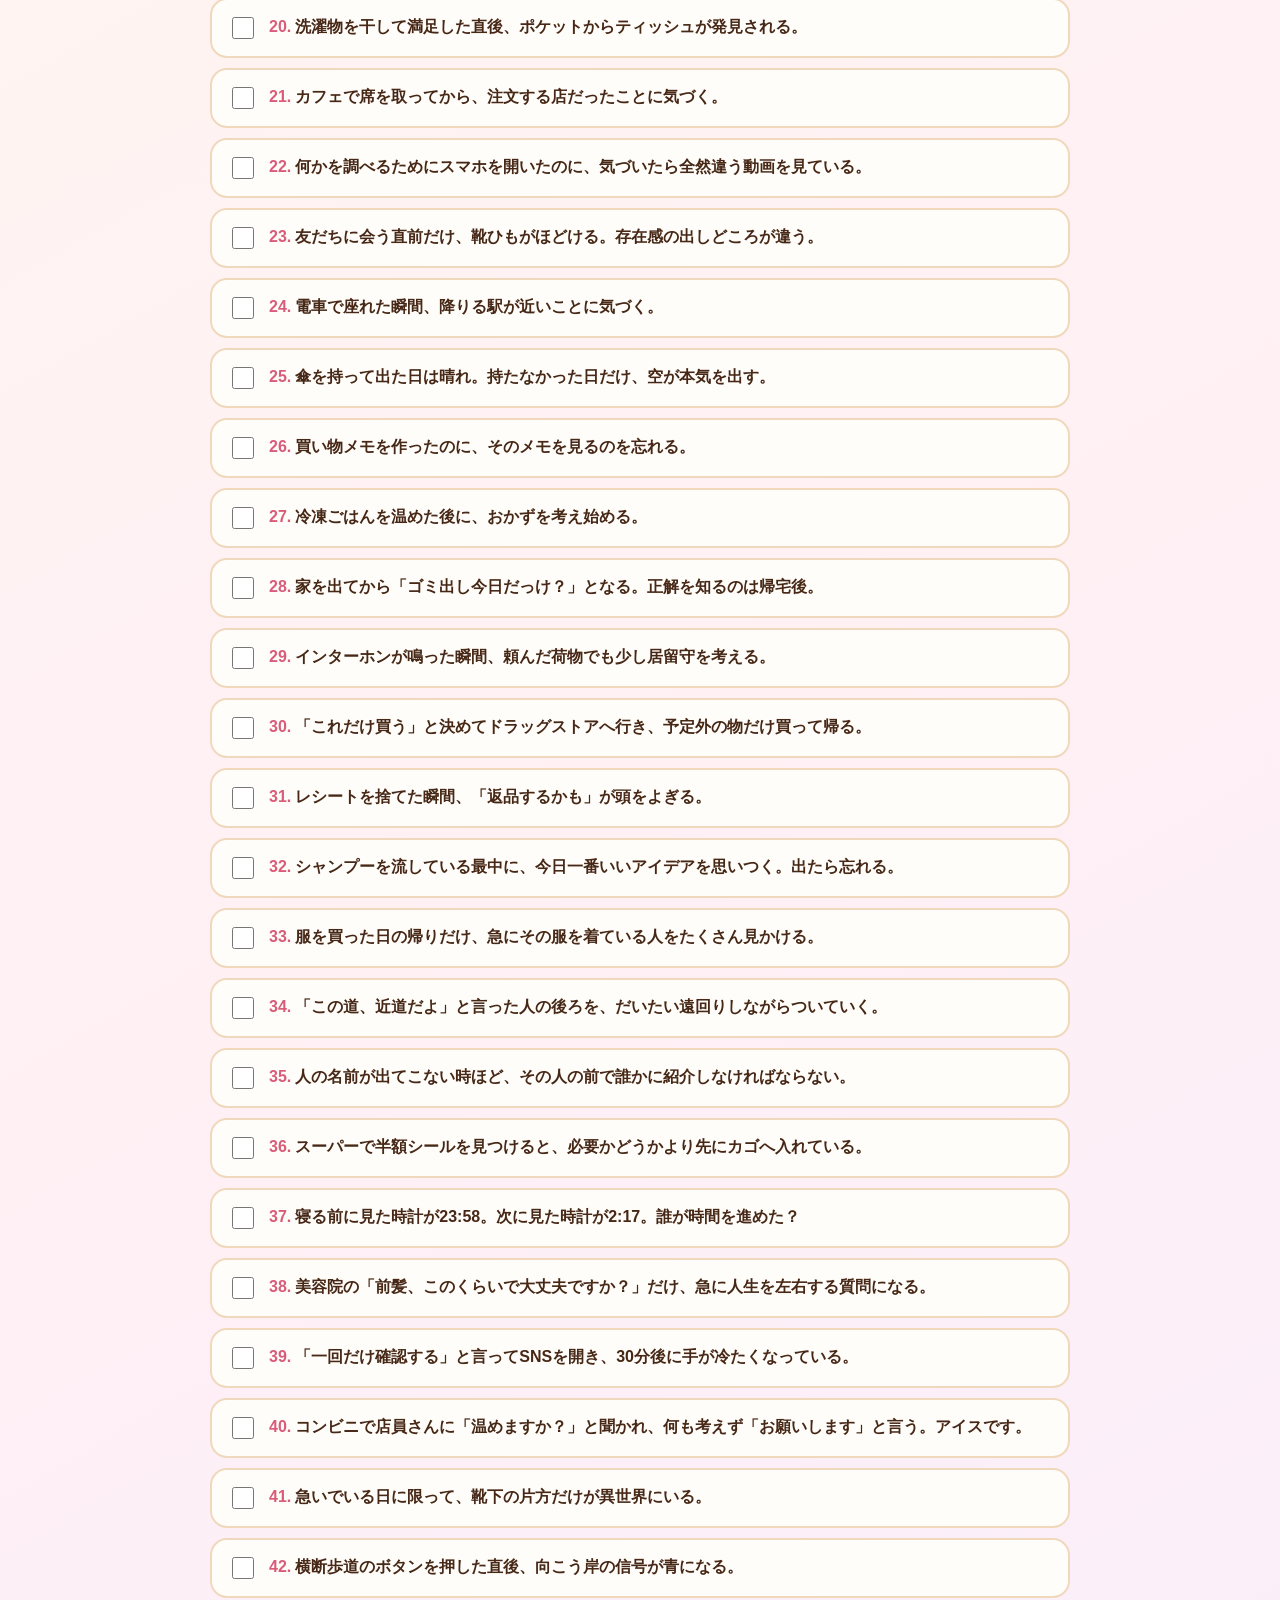
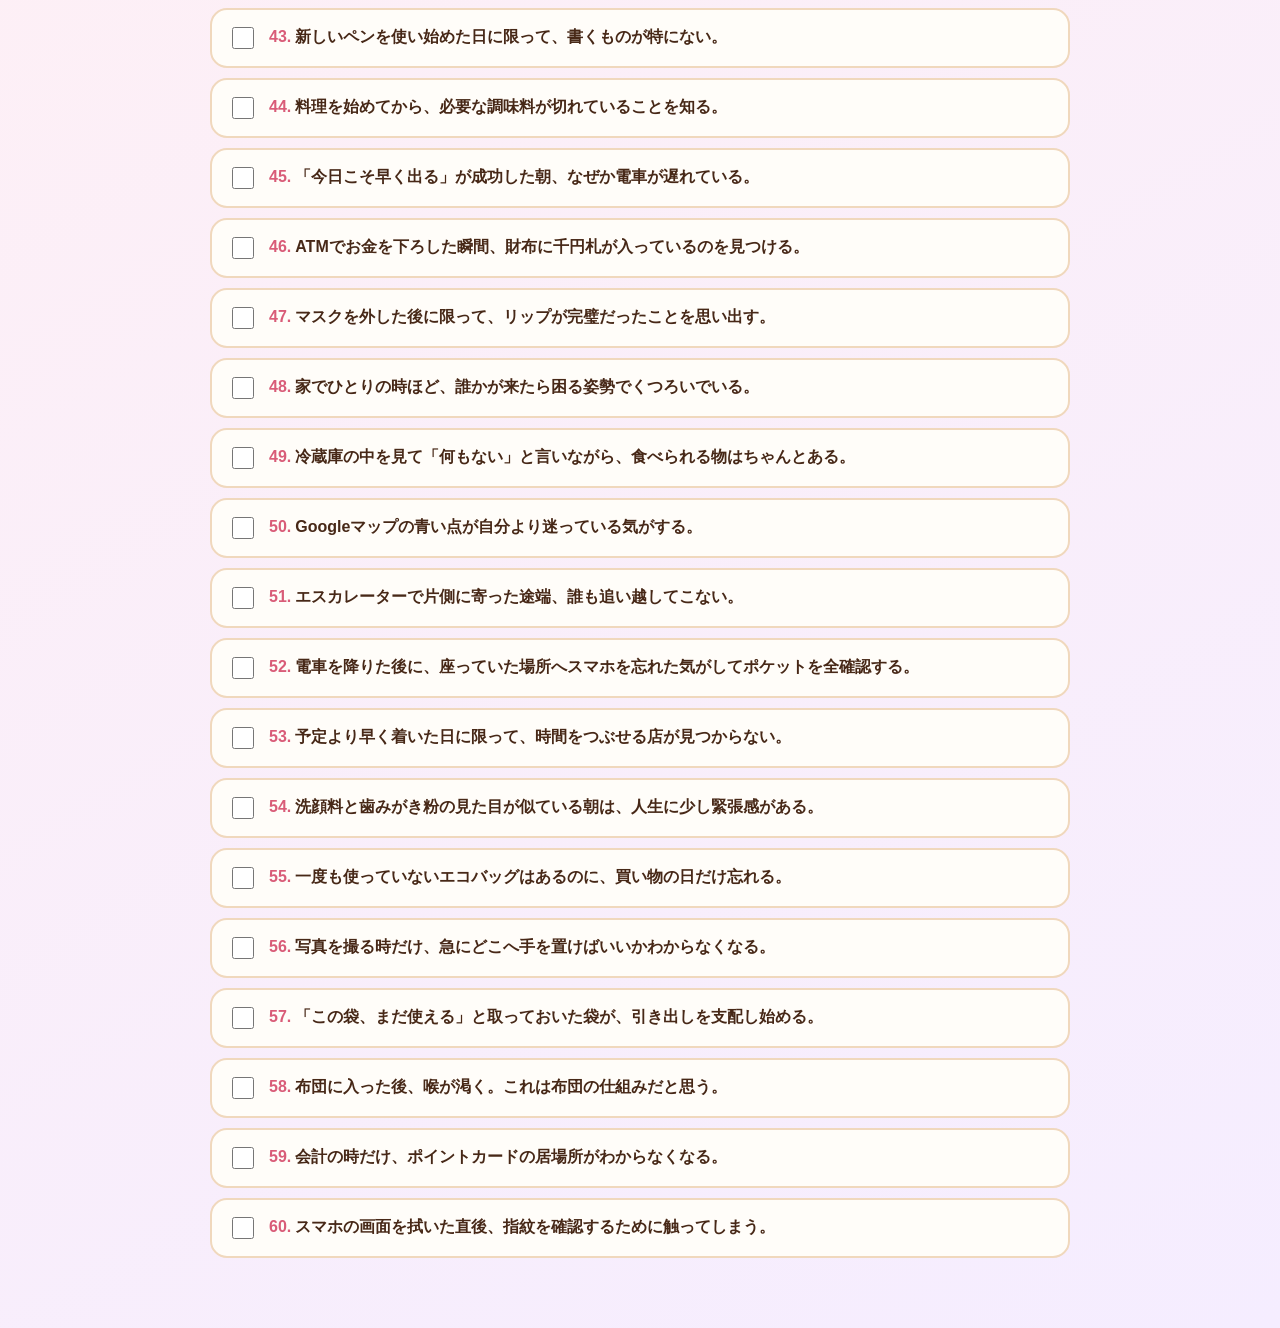
<file: daily-ideas-check.html>
<!doctype html>
<html lang="ja"><head><meta charset="utf-8"><meta name="viewport" content="width=device-width,initial-scale=1">
<title>日常あるあるネタ帳</title>
<style>
:root{--ink:#472817;--pink:#ff8199;--cream:#fffaf2;--line:#f0d8bd}
*{box-sizing:border-box} body{margin:0;background:linear-gradient(150deg,#fff9ef,#fff0f4 52%,#f5edff);color:var(--ink);font-family:"Hiragino Sans","Yu Gothic",sans-serif}
main{width:min(860px,calc(100% - 32px));margin:0 auto;padding:38px 0 70px}
h1{font-size:clamp(26px,5vw,42px);margin:0 0 8px;letter-spacing:.04em}.lead{margin:0 0 20px;font-weight:700;line-height:1.7}
.toolbar{position:sticky;top:12px;z-index:3;display:flex;gap:10px;align-items:center;flex-wrap:wrap;background:#fffdf9dd;backdrop-filter:blur(10px);padding:12px;border:2px solid var(--line);border-radius:20px;box-shadow:0 8px 25px #c87c9822}
button{border:0;border-radius:999px;background:var(--pink);color:#fff;font:800 16px inherit;padding:12px 18px;cursor:pointer}button.secondary{background:#f2d7aa;color:var(--ink)}#count{font-weight:900;margin-left:auto}
.list{margin-top:22px;display:grid;gap:10px}.idea{display:flex;gap:12px;align-items:flex-start;background:#fffdf9;border:2px solid var(--line);border-radius:17px;padding:14px 16px;line-height:1.65;font-weight:700;cursor:pointer}.idea:has(input:checked){background:#fff0f3;border-color:var(--pink);text-decoration:line-through;text-decoration-thickness:2px}.idea input{width:22px;height:22px;flex:0 0 auto;accent-color:var(--pink);margin-top:3px}.num{color:#d95c78;font-weight:900;margin-right:4px}
#toast{position:fixed;bottom:22px;left:50%;transform:translateX(-50%);background:var(--ink);color:white;padding:11px 17px;border-radius:99px;font-weight:800;opacity:0;transition:.2s;pointer-events:none}#toast.show{opacity:1}
@media(max-width:540px){main{width:min(100% - 20px,860px);padding-top:24px}.toolbar{top:6px}#count{width:100%;margin-left:0}.idea{padding:12px}}
</style></head>
<body><main><h1>日常あるあるネタ帳</h1><p class="lead">気になったネタにチェック。<br>「選んだネタをコピー」で、番号つきの文章だけをまとめてコピーできます。</p>
<div class="toolbar"><button id="copy">選んだネタをコピー</button><button class="secondary" id="clear">チェックを外す</button><span id="count">0件を選択中</span></div><section class="list" id="list"></section></main><div id="toast">コピーしました！</div>
<script>
const ideas=["スーパーで買う物を3つ覚えて行ったのに、2つ目をカゴへ入れた瞬間、全部忘れる。","冷蔵庫を開けて「何か食べたい」と思う。閉めて3秒後、もう一度開ける。","玄関を出てから、鍵を閉めたか急に不安になる。戻る。ちゃんと閉まっている。","イヤホンを探して10分。首にかかっている。","スマホを探して部屋じゅう歩き回る。スマホのライトで探している。","レジに並んでから、財布を家に置いてきた可能性に気づく。","「今日は早く寝る」と決めた日に限って、急に部屋の片づけを始める。","目覚ましを止めた記憶だけがある。起きた記憶はない。","お湯を沸かしている間に別のことをして、気づけば鍋だけがずっと本気。","メガネを探しているのに、メガネをかけていないと見つからない。","コンビニで温めてもらったのに、箸をもらうのを忘れる。","外で「今日あったかいな」と思って上着を置いて出る。夜にだけ季節が変わる。","エレベーターの「閉」ボタンを押したのに、誰かが来そうでドアを見つめ続ける。","送信ボタンを押した直後に、誤字が一番大きく見える。","寝る前に充電器を挿したつもりで、朝スマホを見る。1％です。","部屋を片づけ始めたら、昔の写真を発見。片づけは本日休業です。","「あと5分だけ横になる」が、目覚ましの次の出番になる。","自動ドアに近づいたのに開かない。自分だけ、ちょっと機械に嫌われた気がする。","レンジを止めた直後、まだ温めるべきだったか考え始める。","洗濯物を干して満足した直後、ポケットからティッシュが発見される。","カフェで席を取ってから、注文する店だったことに気づく。","何かを調べるためにスマホを開いたのに、気づいたら全然違う動画を見ている。","友だちに会う直前だけ、靴ひもがほどける。存在感の出しどころが違う。","電車で座れた瞬間、降りる駅が近いことに気づく。","傘を持って出た日は晴れ。持たなかった日だけ、空が本気を出す。","買い物メモを作ったのに、そのメモを見るのを忘れる。","冷凍ごはんを温めた後に、おかずを考え始める。","家を出てから「ゴミ出し今日だっけ？」となる。正解を知るのは帰宅後。","インターホンが鳴った瞬間、頼んだ荷物でも少し居留守を考える。","「これだけ買う」と決めてドラッグストアへ行き、予定外の物だけ買って帰る。","レシートを捨てた瞬間、「返品するかも」が頭をよぎる。","シャンプーを流している最中に、今日一番いいアイデアを思いつく。出たら忘れる。","服を買った日の帰りだけ、急にその服を着ている人をたくさん見かける。","「この道、近道だよ」と言った人の後ろを、だいたい遠回りしながらついていく。","人の名前が出てこない時ほど、その人の前で誰かに紹介しなければならない。","スーパーで半額シールを見つけると、必要かどうかより先にカゴへ入れている。","寝る前に見た時計が23:58。次に見た時計が2:17。誰が時間を進めた？","美容院の「前髪、このくらいで大丈夫ですか？」だけ、急に人生を左右する質問になる。","「一回だけ確認する」と言ってSNSを開き、30分後に手が冷たくなっている。","コンビニで店員さんに「温めますか？」と聞かれ、何も考えず「お願いします」と言う。アイスです。","急いでいる日に限って、靴下の片方だけが異世界にいる。","横断歩道のボタンを押した直後、向こう岸の信号が青になる。","新しいペンを使い始めた日に限って、書くものが特にない。","料理を始めてから、必要な調味料が切れていることを知る。","「今日こそ早く出る」が成功した朝、なぜか電車が遅れている。","ATMでお金を下ろした瞬間、財布に千円札が入っているのを見つける。","マスクを外した後に限って、リップが完璧だったことを思い出す。","家でひとりの時ほど、誰かが来たら困る姿勢でくつろいでいる。","冷蔵庫の中を見て「何もない」と言いながら、食べられる物はちゃんとある。","Googleマップの青い点が自分より迷っている気がする。","エスカレーターで片側に寄った途端、誰も追い越してこない。","電車を降りた後に、座っていた場所へスマホを忘れた気がしてポケットを全確認する。","予定より早く着いた日に限って、時間をつぶせる店が見つからない。","洗顔料と歯みがき粉の見た目が似ている朝は、人生に少し緊張感がある。","一度も使っていないエコバッグはあるのに、買い物の日だけ忘れる。","写真を撮る時だけ、急にどこへ手を置けばいいかわからなくなる。","「この袋、まだ使える」と取っておいた袋が、引き出しを支配し始める。","布団に入った後、喉が渇く。これは布団の仕組みだと思う。","会計の時だけ、ポイントカードの居場所がわからなくなる。","スマホの画面を拭いた直後、指紋を確認するために触ってしまう。"]; const list=document.querySelector('#list'),count=document.querySelector('#count'),toast=document.querySelector('#toast');
ideas.forEach((text,i)=>{const label=document.createElement('label');label.className='idea';label.innerHTML='<input type="checkbox" value="'+i+'"><span><span class="num">'+(i+1)+'.</span>'+text+'</span>';list.append(label)});
function selected(){return [...document.querySelectorAll('input:checked')].map(x=>+x.value)}
function update(){count.textContent=selected().length+'件を選択中'} list.addEventListener('change',update);
document.querySelector('#clear').onclick=()=>{document.querySelectorAll('input:checked').forEach(x=>x.checked=false);update()};
document.querySelector('#copy').onclick=async()=>{const ids=selected();if(!ids.length){toast.textContent='先にネタを選んでね';toast.classList.add('show');setTimeout(()=>toast.classList.remove('show'),1600);return}const text=ids.map(i=>(i+1)+'. '+ideas[i]).join('\n');try{await navigator.clipboard.writeText(text);toast.textContent='コピーしました！'}catch{toast.textContent='コピーできなかったので長押しで選んでね'}toast.classList.add('show');setTimeout(()=>toast.classList.remove('show'),1600)};
</script></body></html>
</file>
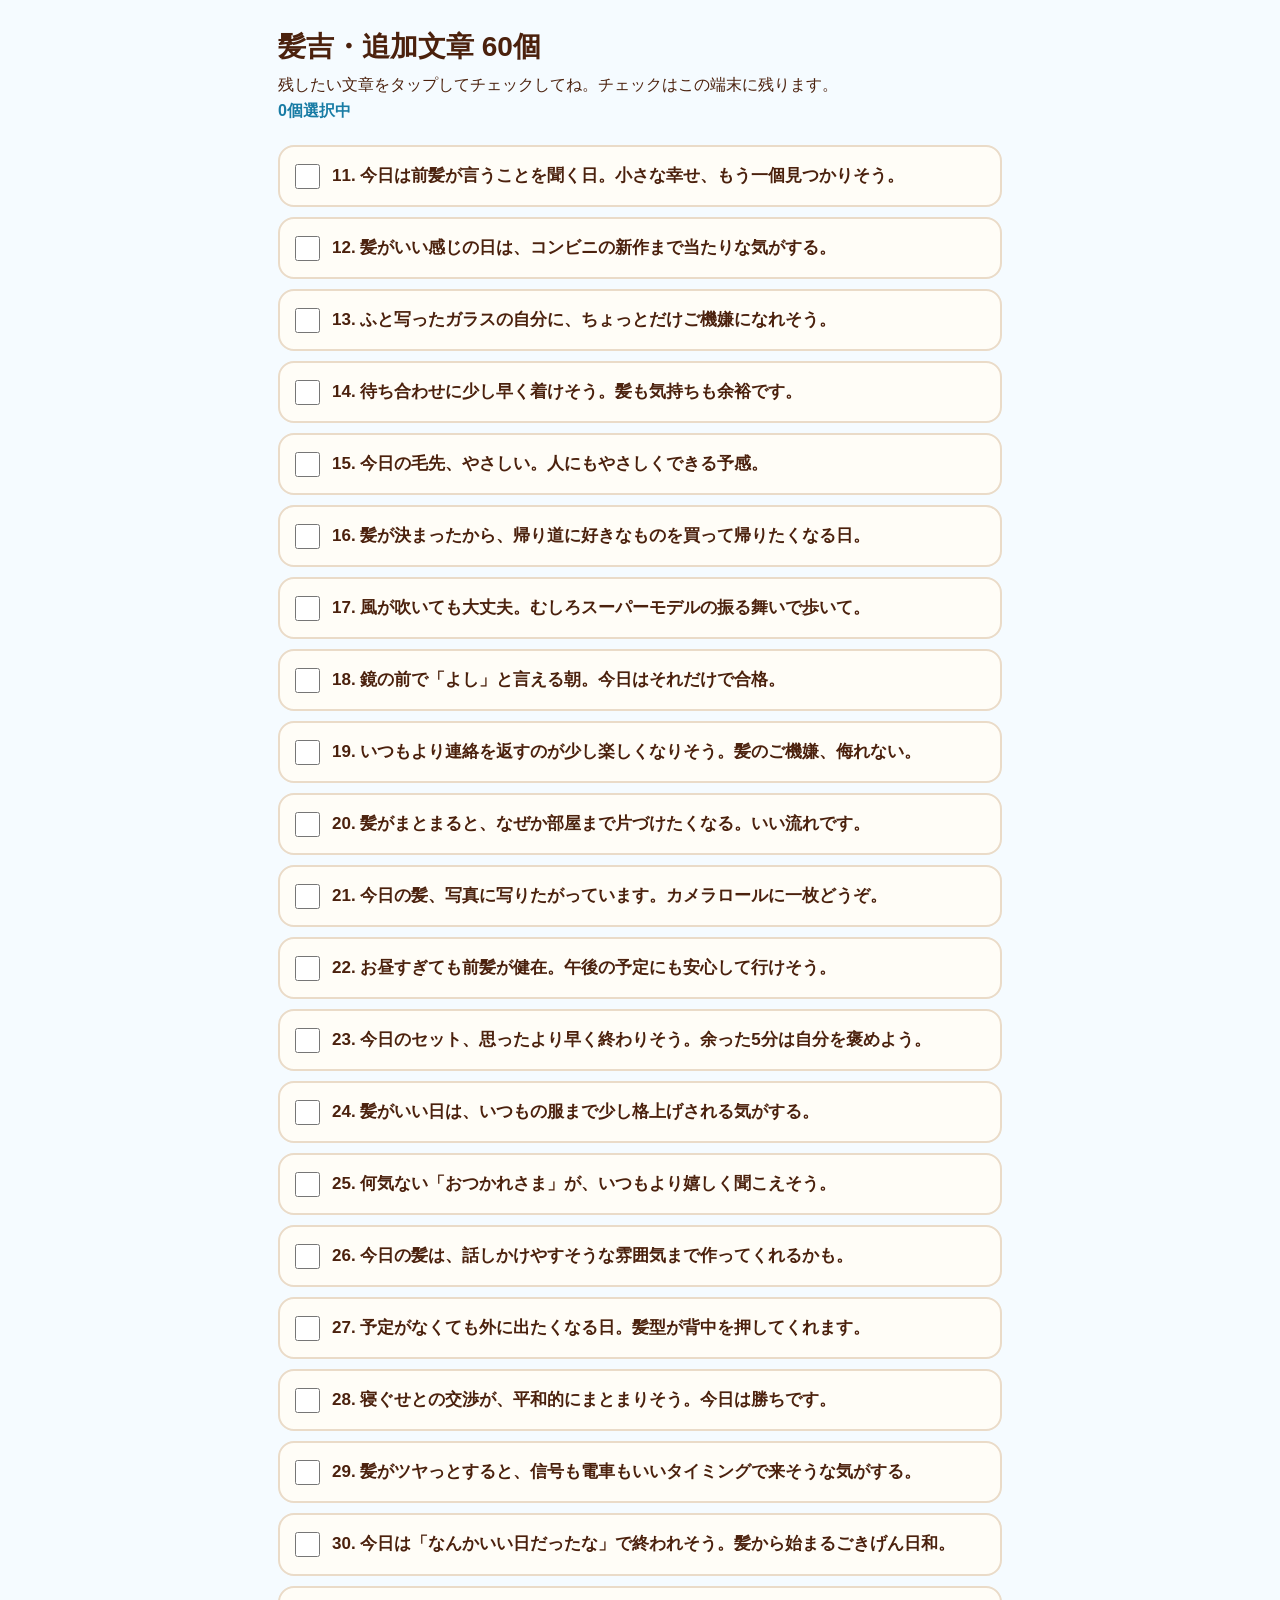
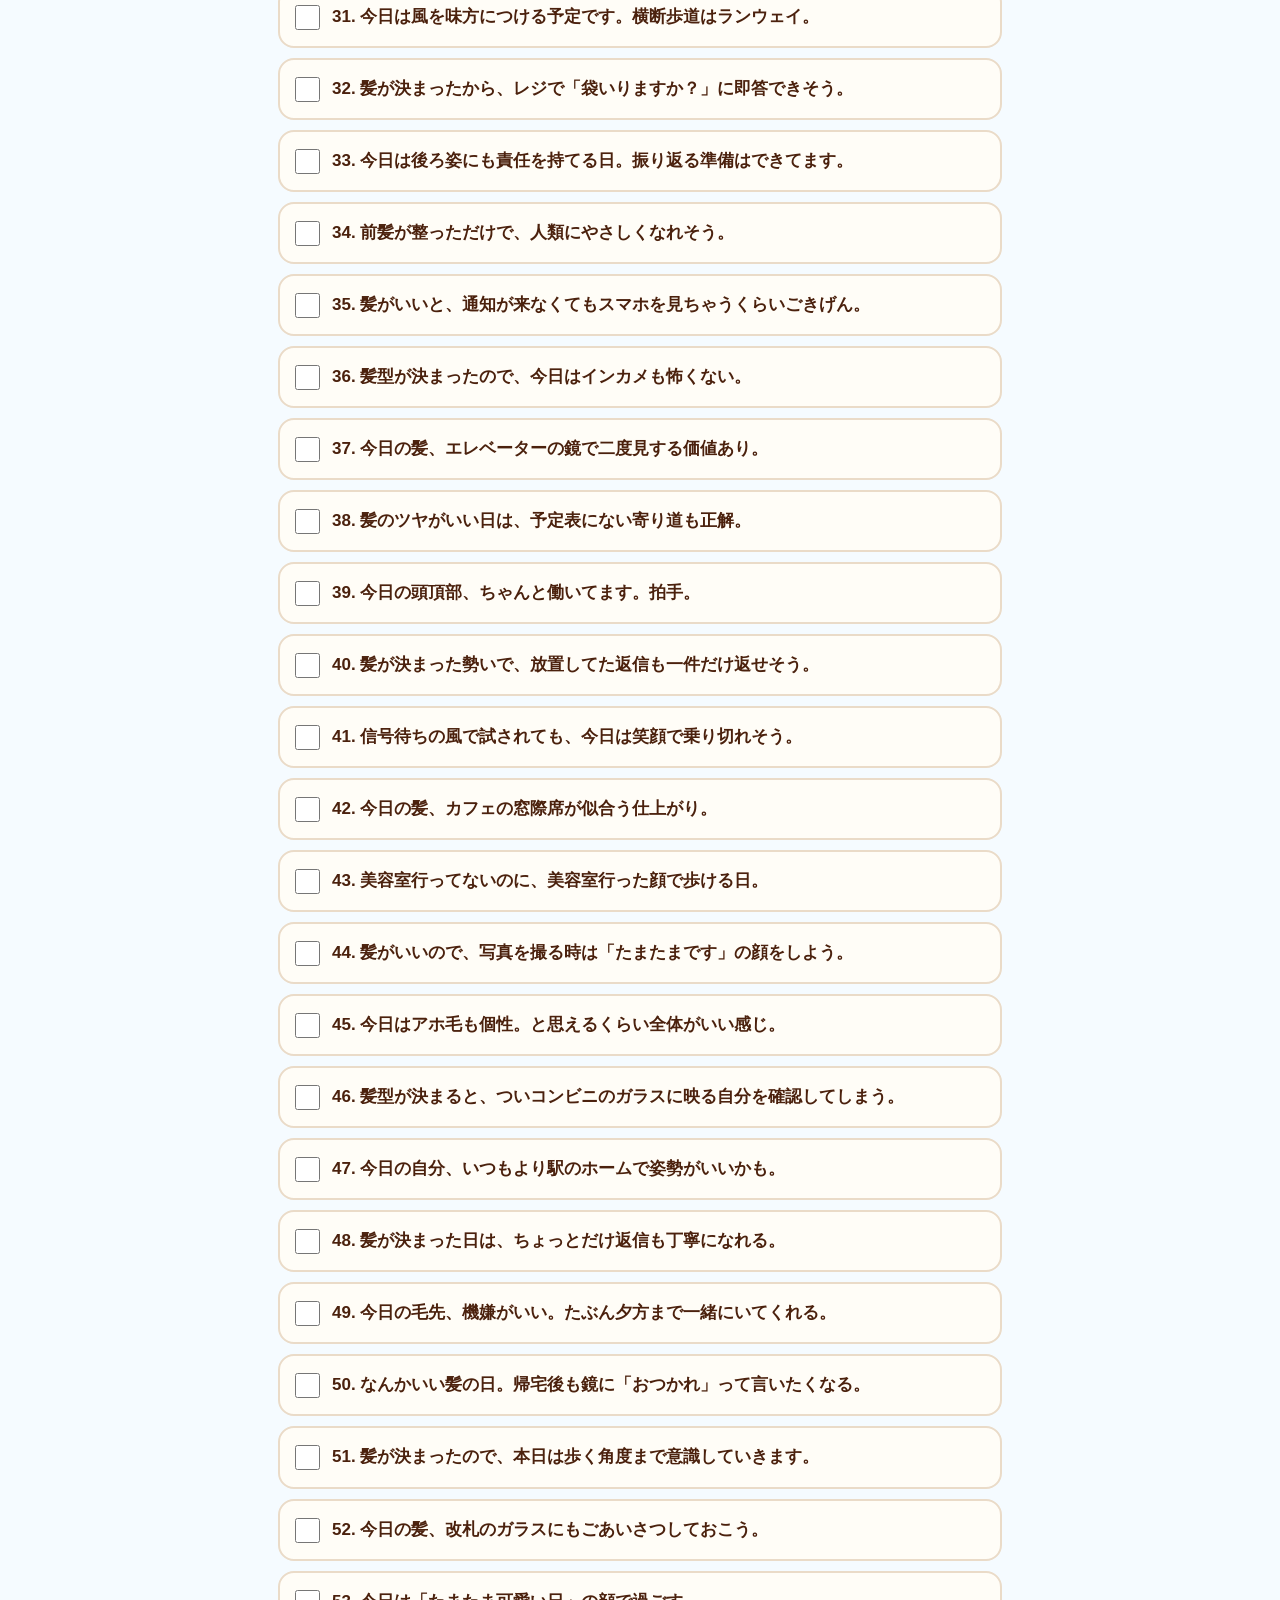
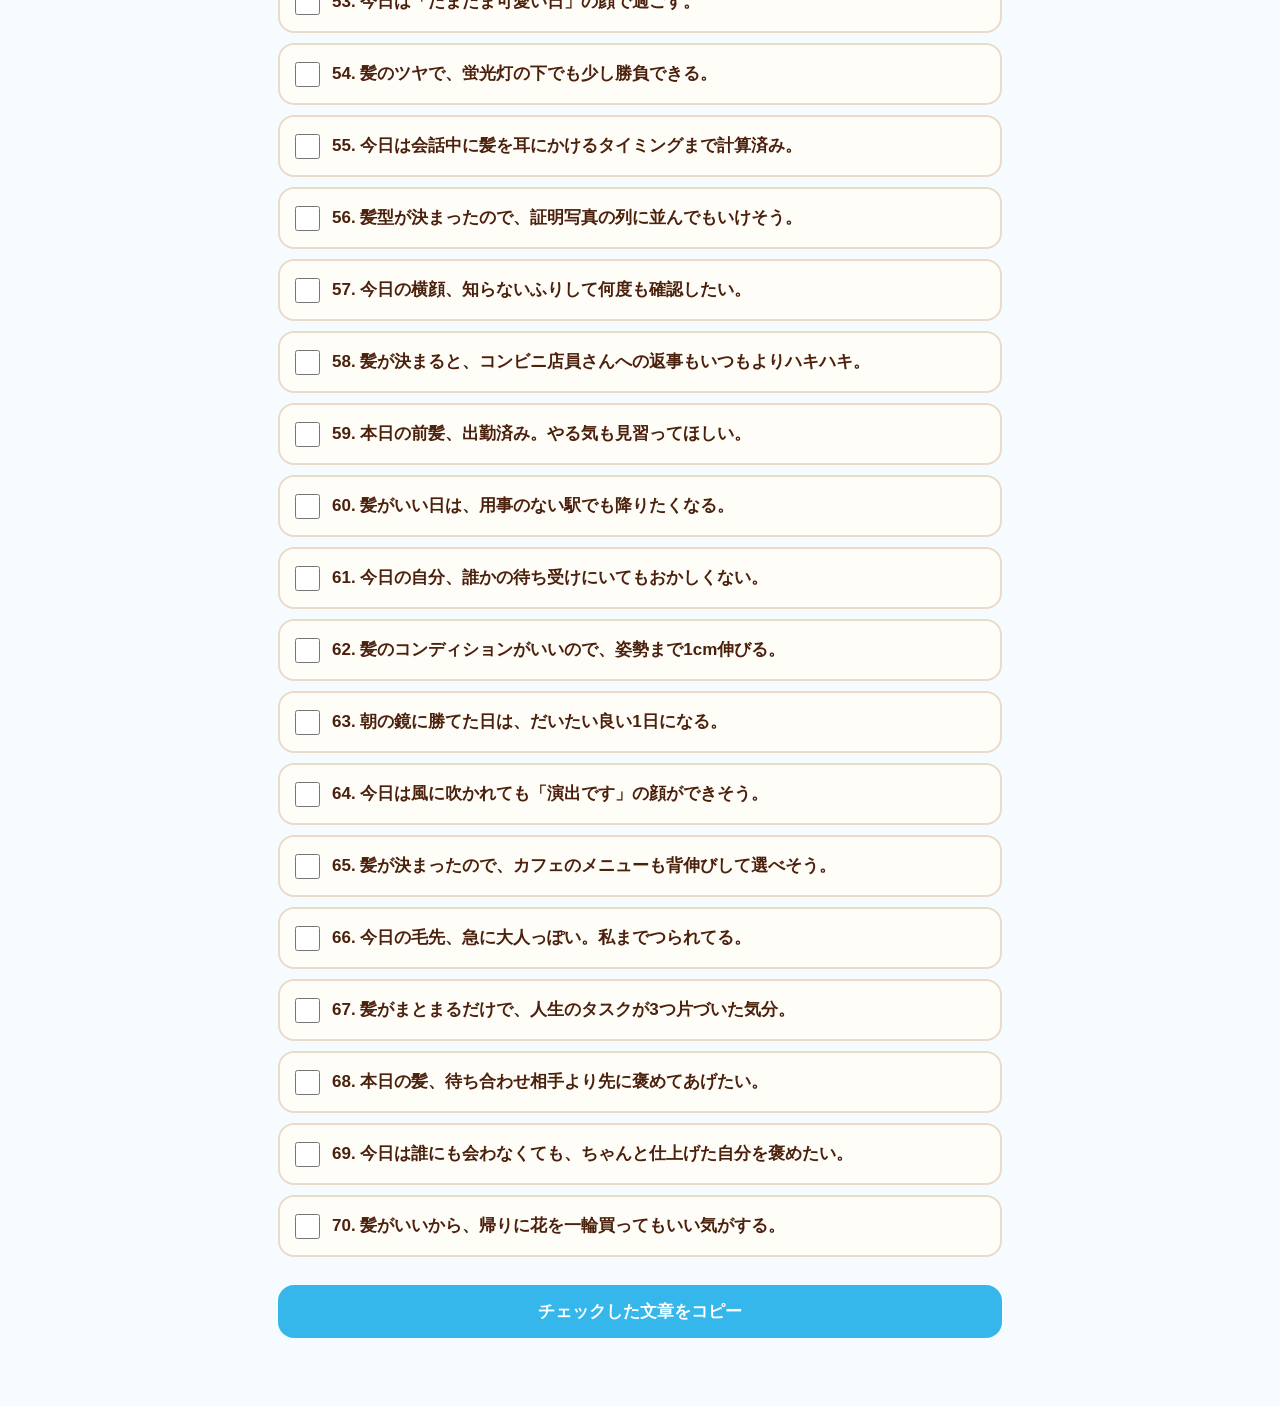
<file: hairtext-check.html>
<!doctype html><html lang="ja"><meta charset="utf-8"><meta name="viewport" content="width=device-width,initial-scale=1"><title>髪吉 文章チェック</title><style>:root{--ink:#4b210d;--paper:#fffdf7;--blue:#35b7ec;--line:#eadbc8}*{box-sizing:border-box}body{margin:0;background:#f5fbff;color:var(--ink);font-family:"Hiragino Sans","Yu Gothic",sans-serif;line-height:1.65}main{max-width:760px;margin:auto;padding:28px 18px 48px}h1{font-size:28px;line-height:1.35;margin:0 0 6px}p{margin:0 0 20px}.count{font-weight:800;color:#187ca5}.item{display:flex;gap:12px;align-items:flex-start;background:var(--paper);border:2px solid var(--line);border-radius:16px;padding:15px;margin:10px 0;font-size:17px;font-weight:600}.item input{width:25px;height:25px;min-width:25px;margin:2px 0 0;accent-color:var(--blue)}.item:has(input:checked){background:#eaf8ff;border-color:var(--blue)}button{width:100%;border:0;border-radius:16px;padding:15px;background:var(--blue);color:#fff;font-weight:900;font-size:17px;margin-top:18px}.note{font-size:14px;color:#725a4a;margin-top:12px}</style><main><h1>髪吉・追加文章 60個</h1><p>残したい文章をタップしてチェックしてね。チェックはこの端末に残ります。<br><span class="count" id="count">0個選択中</span></p><div id="list"></div><button id="copy" type="button">チェックした文章をコピー</button><p class="note" id="notice" aria-live="polite"></p></main><script>const texts=['今日は前髪が言うことを聞く日。小さな幸せ、もう一個見つかりそう。','髪がいい感じの日は、コンビニの新作まで当たりな気がする。','ふと写ったガラスの自分に、ちょっとだけご機嫌になれそう。','待ち合わせに少し早く着けそう。髪も気持ちも余裕です。','今日の毛先、やさしい。人にもやさしくできる予感。','髪が決まったから、帰り道に好きなものを買って帰りたくなる日。','風が吹いても大丈夫。むしろスーパーモデルの振る舞いで歩いて。','鏡の前で「よし」と言える朝。今日はそれだけで合格。','いつもより連絡を返すのが少し楽しくなりそう。髪のご機嫌、侮れない。','髪がまとまると、なぜか部屋まで片づけたくなる。いい流れです。','今日の髪、写真に写りたがっています。カメラロールに一枚どうぞ。','お昼すぎても前髪が健在。午後の予定にも安心して行けそう。','今日のセット、思ったより早く終わりそう。余った5分は自分を褒めよう。','髪がいい日は、いつもの服まで少し格上げされる気がする。','何気ない「おつかれさま」が、いつもより嬉しく聞こえそう。','今日の髪は、話しかけやすそうな雰囲気まで作ってくれるかも。','予定がなくても外に出たくなる日。髪型が背中を押してくれます。','寝ぐせとの交渉が、平和的にまとまりそう。今日は勝ちです。','髪がツヤっとすると、信号も電車もいいタイミングで来そうな気がする。','今日は「なんかいい日だったな」で終われそう。髪から始まるごきげん日和。','今日は風を味方につける予定です。横断歩道はランウェイ。','髪が決まったから、レジで「袋いりますか？」に即答できそう。','今日は後ろ姿にも責任を持てる日。振り返る準備はできてます。','前髪が整っただけで、人類にやさしくなれそう。','髪がいいと、通知が来なくてもスマホを見ちゃうくらいごきげん。','髪型が決まったので、今日はインカメも怖くない。','今日の髪、エレベーターの鏡で二度見する価値あり。','髪のツヤがいい日は、予定表にない寄り道も正解。','今日の頭頂部、ちゃんと働いてます。拍手。','髪が決まった勢いで、放置してた返信も一件だけ返せそう。','信号待ちの風で試されても、今日は笑顔で乗り切れそう。','今日の髪、カフェの窓際席が似合う仕上がり。','美容室行ってないのに、美容室行った顔で歩ける日。','髪がいいので、写真を撮る時は「たまたまです」の顔をしよう。','今日はアホ毛も個性。と思えるくらい全体がいい感じ。','髪型が決まると、ついコンビニのガラスに映る自分を確認してしまう。','今日の自分、いつもより駅のホームで姿勢がいいかも。','髪が決まった日は、ちょっとだけ返信も丁寧になれる。','今日の毛先、機嫌がいい。たぶん夕方まで一緒にいてくれる。','なんかいい髪の日。帰宅後も鏡に「おつかれ」って言いたくなる。','髪が決まったので、本日は歩く角度まで意識していきます。','今日の髪、改札のガラスにもごあいさつしておこう。','今日は「たまたま可愛い日」の顔で過ごす。','髪のツヤで、蛍光灯の下でも少し勝負できる。','今日は会話中に髪を耳にかけるタイミングまで計算済み。','髪型が決まったので、証明写真の列に並んでもいけそう。','今日の横顔、知らないふりして何度も確認したい。','髪が決まると、コンビニ店員さんへの返事もいつもよりハキハキ。','本日の前髪、出勤済み。やる気も見習ってほしい。','髪がいい日は、用事のない駅でも降りたくなる。','今日の自分、誰かの待ち受けにいてもおかしくない。','髪のコンディションがいいので、姿勢まで1cm伸びる。','朝の鏡に勝てた日は、だいたい良い1日になる。','今日は風に吹かれても「演出です」の顔ができそう。','髪が決まったので、カフェのメニューも背伸びして選べそう。','今日の毛先、急に大人っぽい。私までつられてる。','髪がまとまるだけで、人生のタスクが3つ片づいた気分。','本日の髪、待ち合わせ相手より先に褒めてあげたい。','今日は誰にも会わなくても、ちゃんと仕上げた自分を褒めたい。','髪がいいから、帰りに花を一輪買ってもいい気がする。'];const key='kamiyoshi-checks-v1',saved=new Set(JSON.parse(localStorage.getItem(key)||'[]')),list=document.querySelector('#list'),count=document.querySelector('#count');function refresh(){const chosen=[...saved].sort((a,b)=>a-b);localStorage.setItem(key,JSON.stringify(chosen));count.textContent=chosen.length+'個選択中'}texts.forEach((text,index)=>{const label=document.createElement('label');label.className='item';const input=document.createElement('input');input.type='checkbox';input.checked=saved.has(index);input.addEventListener('change',()=>{input.checked?saved.add(index):saved.delete(index);refresh()});const span=document.createElement('span');span.textContent=(index+11)+'. '+text;label.append(input,span);list.append(label)});refresh();document.querySelector('#copy').addEventListener('click',async()=>{const picked=[...saved].sort((a,b)=>a-b).map(i=>(i+11)+'. '+texts[i]).join('\n');if(!picked){document.querySelector('#notice').textContent='まず残したい文章にチェックを入れてね。';return}try{await navigator.clipboard.writeText(picked);document.querySelector('#notice').textContent='チェックした文章をコピーしました。ここに貼り付けて送ってね。'}catch{document.querySelector('#notice').textContent='コピーできなかったため、チェック済みの番号を教えてね。'}})</script>
</file>
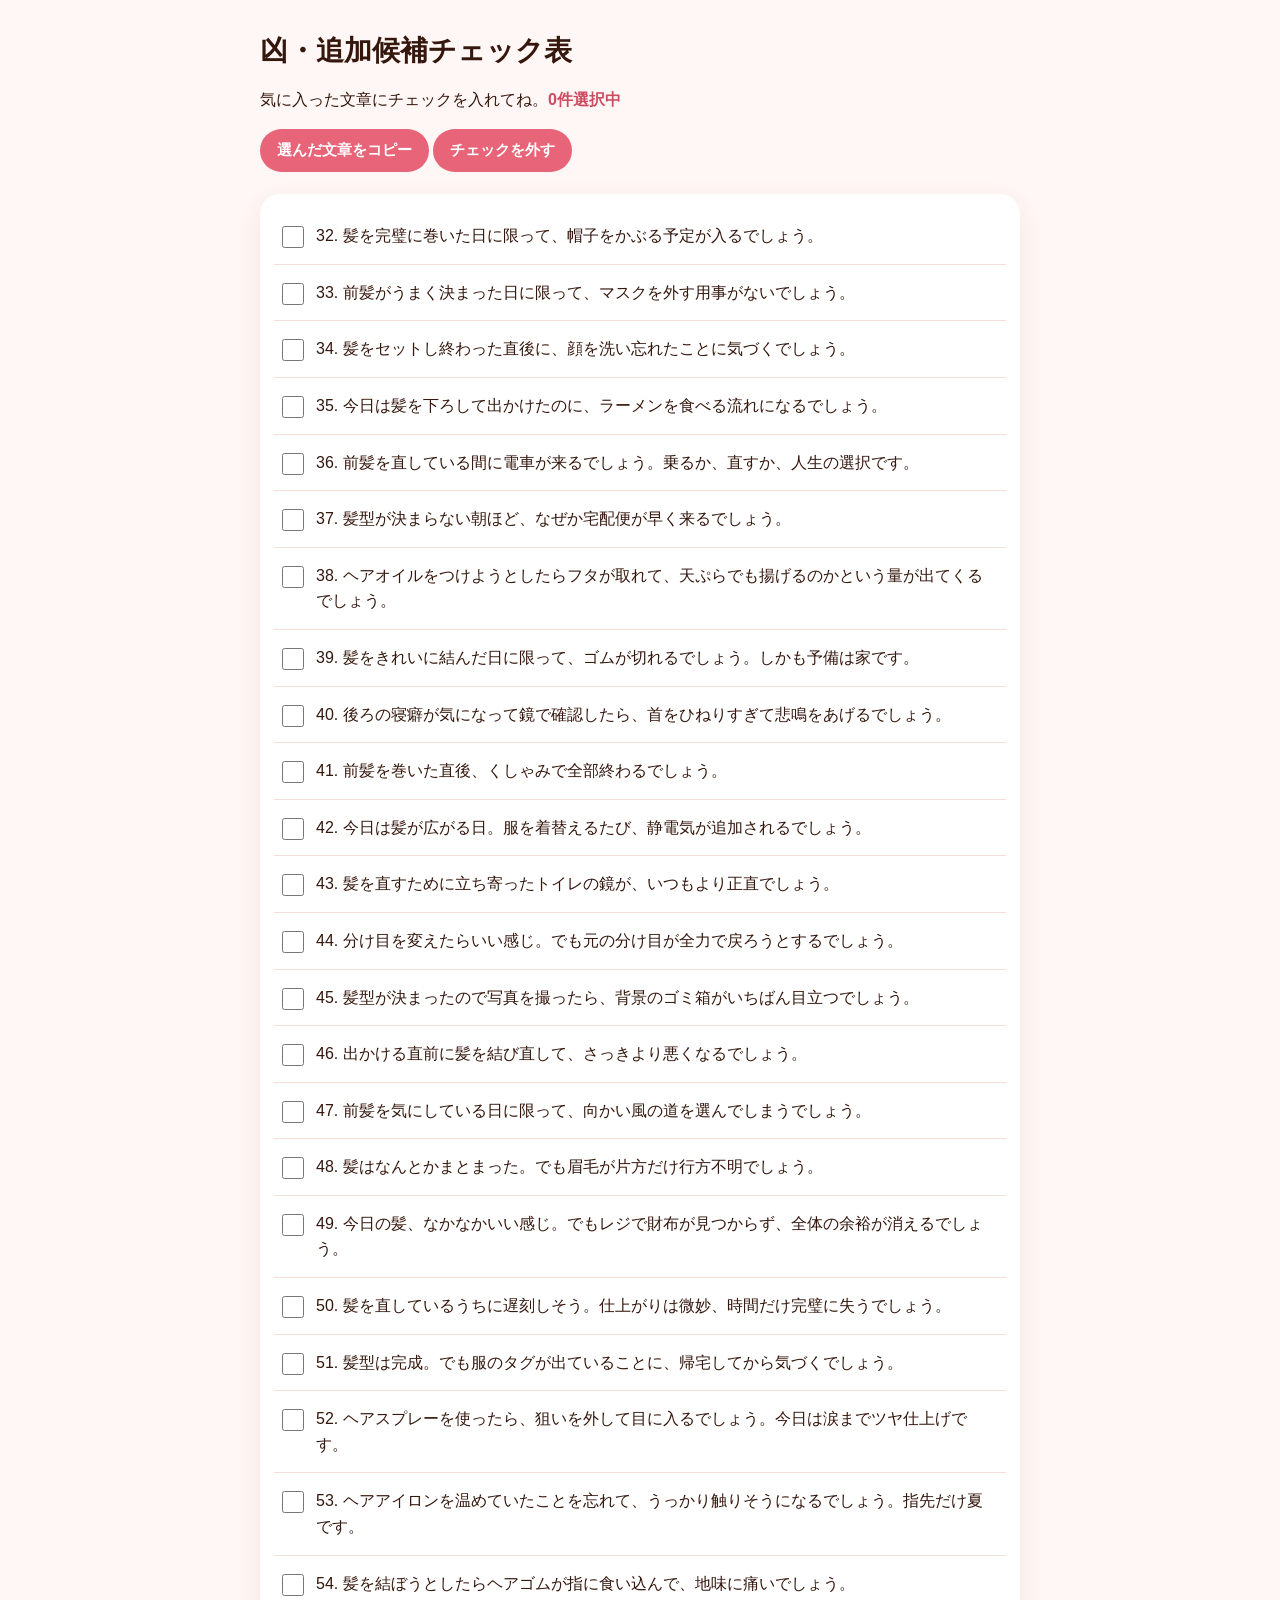
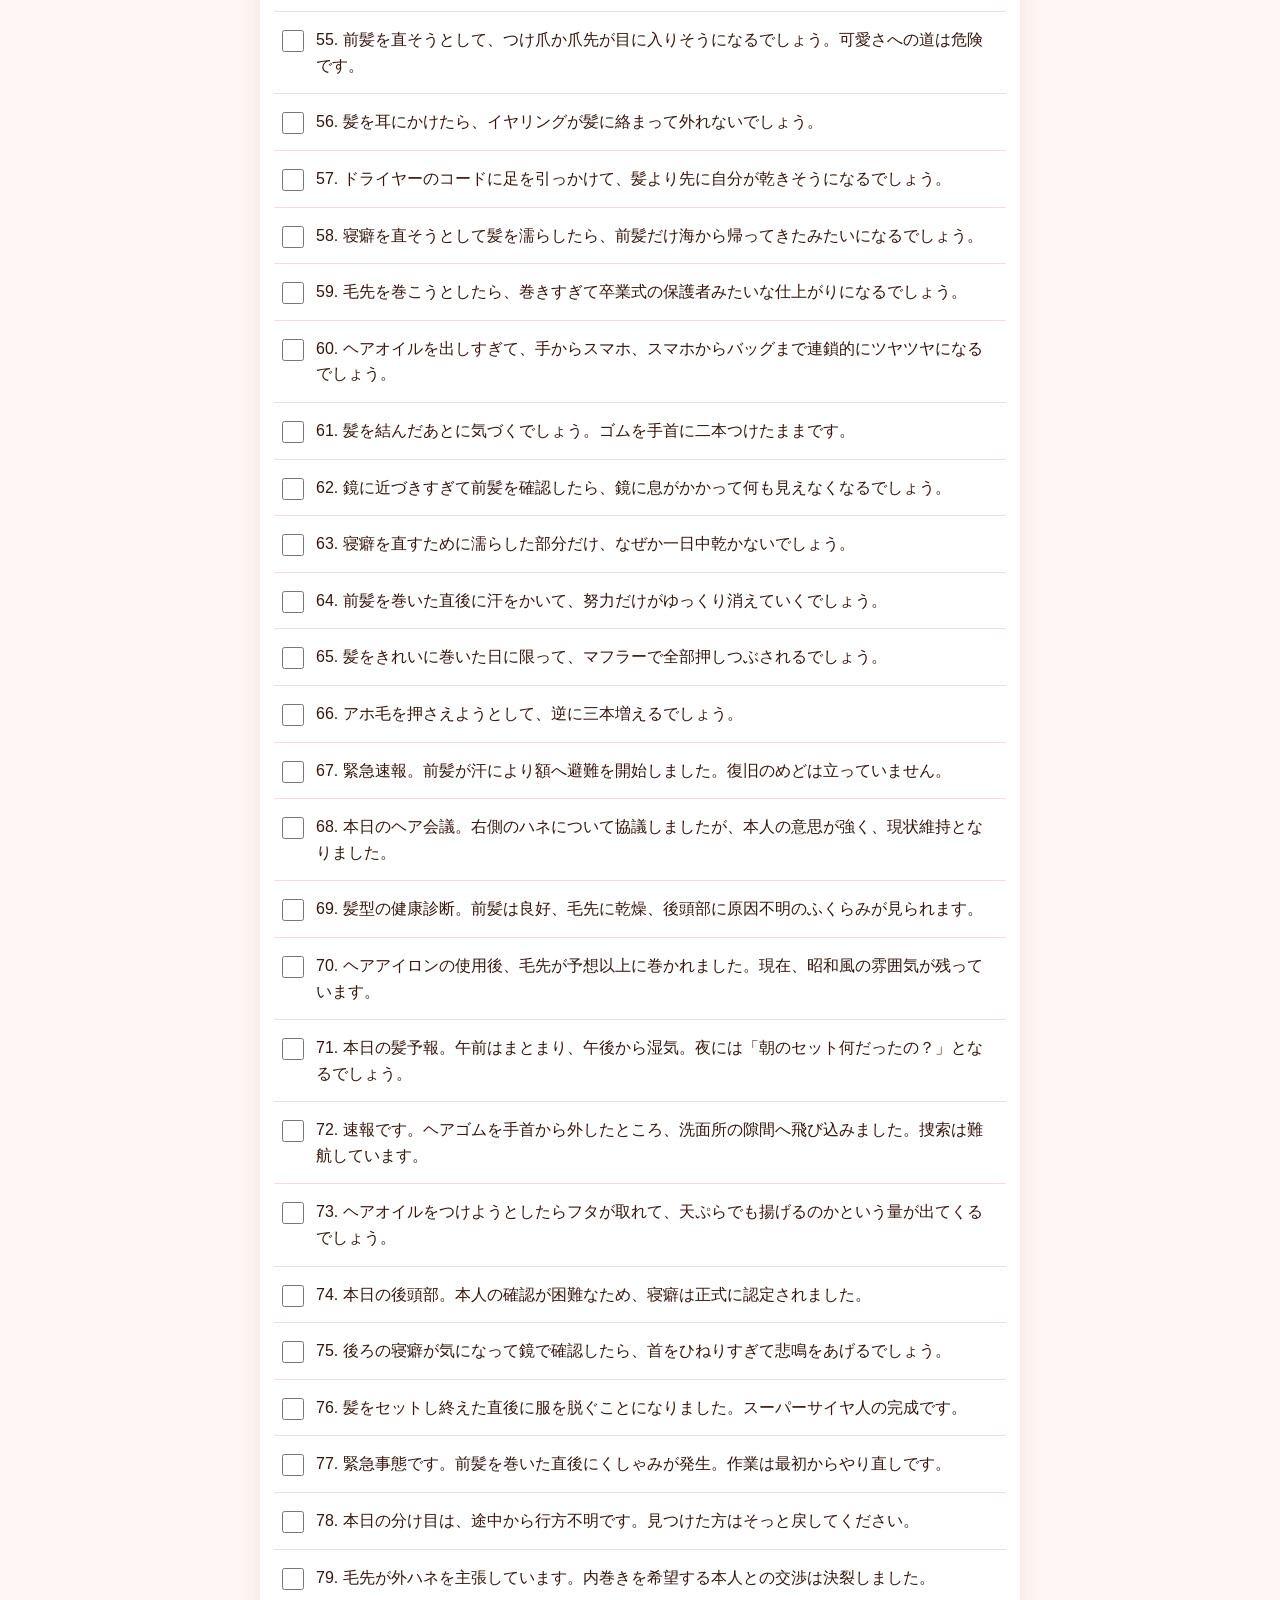
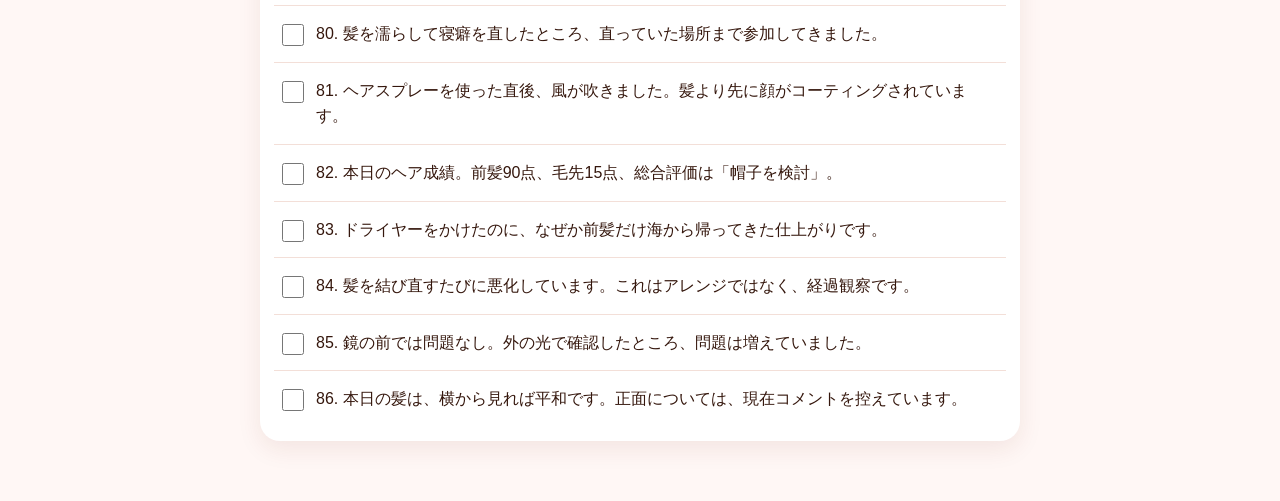
<file: kyo-extra-check.html>
<!doctype html><html lang="ja"><meta charset="utf-8"><meta name="viewport" content="width=device-width,initial-scale=1"><title>凶・追加候補チェック表</title><style>body{margin:0;background:#fff7f5;color:#35170d;font-family:-apple-system,BlinkMacSystemFont,"Hiragino Sans","Yu Gothic",sans-serif}main{max-width:760px;margin:auto;padding:32px 20px 60px}h1{font-size:28px;margin:0 0 8px}p{line-height:1.7}section{background:#fff;border-radius:20px;padding:14px;margin-top:22px;box-shadow:0 8px 24px #6f251916}label{display:flex;gap:12px;padding:15px 8px;border-bottom:1px solid #f3dfd8;line-height:1.6;cursor:pointer}label:last-child{border:0}input{width:22px;height:22px;margin:3px 0 0;accent-color:#e86478;flex:none}button{border:0;background:#e86478;color:#fff;padding:12px 17px;border-radius:99px;font-weight:700;font-size:15px;cursor:pointer}.count{font-weight:700;color:#cf4b62}</style><main><h1>凶・追加候補チェック表</h1><p>気に入った文章にチェックを入れてね。<span class="count" id="count">0件選択中</span></p><button id="copy">選んだ文章をコピー</button> <button id="clear">チェックを外す</button><p id="notice" aria-live="polite"></p><section><label><input type="checkbox" data-id="32"><span>32. 髪を完璧に巻いた日に限って、帽子をかぶる予定が入るでしょう。</span></label><label><input type="checkbox" data-id="33"><span>33. 前髪がうまく決まった日に限って、マスクを外す用事がないでしょう。</span></label><label><input type="checkbox" data-id="34"><span>34. 髪をセットし終わった直後に、顔を洗い忘れたことに気づくでしょう。</span></label><label><input type="checkbox" data-id="35"><span>35. 今日は髪を下ろして出かけたのに、ラーメンを食べる流れになるでしょう。</span></label><label><input type="checkbox" data-id="36"><span>36. 前髪を直している間に電車が来るでしょう。乗るか、直すか、人生の選択です。</span></label><label><input type="checkbox" data-id="37"><span>37. 髪型が決まらない朝ほど、なぜか宅配便が早く来るでしょう。</span></label><label><input type="checkbox" data-id="38"><span>38. ヘアオイルをつけようとしたらフタが取れて、天ぷらでも揚げるのかという量が出てくるでしょう。</span></label><label><input type="checkbox" data-id="39"><span>39. 髪をきれいに結んだ日に限って、ゴムが切れるでしょう。しかも予備は家です。</span></label><label><input type="checkbox" data-id="40"><span>40. 後ろの寝癖が気になって鏡で確認したら、首をひねりすぎて悲鳴をあげるでしょう。</span></label><label><input type="checkbox" data-id="41"><span>41. 前髪を巻いた直後、くしゃみで全部終わるでしょう。</span></label><label><input type="checkbox" data-id="42"><span>42. 今日は髪が広がる日。服を着替えるたび、静電気が追加されるでしょう。</span></label><label><input type="checkbox" data-id="43"><span>43. 髪を直すために立ち寄ったトイレの鏡が、いつもより正直でしょう。</span></label><label><input type="checkbox" data-id="44"><span>44. 分け目を変えたらいい感じ。でも元の分け目が全力で戻ろうとするでしょう。</span></label><label><input type="checkbox" data-id="45"><span>45. 髪型が決まったので写真を撮ったら、背景のゴミ箱がいちばん目立つでしょう。</span></label><label><input type="checkbox" data-id="46"><span>46. 出かける直前に髪を結び直して、さっきより悪くなるでしょう。</span></label><label><input type="checkbox" data-id="47"><span>47. 前髪を気にしている日に限って、向かい風の道を選んでしまうでしょう。</span></label><label><input type="checkbox" data-id="48"><span>48. 髪はなんとかまとまった。でも眉毛が片方だけ行方不明でしょう。</span></label><label><input type="checkbox" data-id="49"><span>49. 今日の髪、なかなかいい感じ。でもレジで財布が見つからず、全体の余裕が消えるでしょう。</span></label><label><input type="checkbox" data-id="50"><span>50. 髪を直しているうちに遅刻しそう。仕上がりは微妙、時間だけ完璧に失うでしょう。</span></label><label><input type="checkbox" data-id="51"><span>51. 髪型は完成。でも服のタグが出ていることに、帰宅してから気づくでしょう。</span></label><label><input type="checkbox" data-id="52"><span>52. ヘアスプレーを使ったら、狙いを外して目に入るでしょう。今日は涙までツヤ仕上げです。</span></label><label><input type="checkbox" data-id="53"><span>53. ヘアアイロンを温めていたことを忘れて、うっかり触りそうになるでしょう。指先だけ夏です。</span></label><label><input type="checkbox" data-id="54"><span>54. 髪を結ぼうとしたらヘアゴムが指に食い込んで、地味に痛いでしょう。</span></label><label><input type="checkbox" data-id="55"><span>55. 前髪を直そうとして、つけ爪か爪先が目に入りそうになるでしょう。可愛さへの道は危険です。</span></label><label><input type="checkbox" data-id="56"><span>56. 髪を耳にかけたら、イヤリングが髪に絡まって外れないでしょう。</span></label><label><input type="checkbox" data-id="57"><span>57. ドライヤーのコードに足を引っかけて、髪より先に自分が乾きそうになるでしょう。</span></label><label><input type="checkbox" data-id="58"><span>58. 寝癖を直そうとして髪を濡らしたら、前髪だけ海から帰ってきたみたいになるでしょう。</span></label><label><input type="checkbox" data-id="59"><span>59. 毛先を巻こうとしたら、巻きすぎて卒業式の保護者みたいな仕上がりになるでしょう。</span></label><label><input type="checkbox" data-id="60"><span>60. ヘアオイルを出しすぎて、手からスマホ、スマホからバッグまで連鎖的にツヤツヤになるでしょう。</span></label><label><input type="checkbox" data-id="61"><span>61. 髪を結んだあとに気づくでしょう。ゴムを手首に二本つけたままです。</span></label><label><input type="checkbox" data-id="62"><span>62. 鏡に近づきすぎて前髪を確認したら、鏡に息がかかって何も見えなくなるでしょう。</span></label><label><input type="checkbox" data-id="63"><span>63. 寝癖を直すために濡らした部分だけ、なぜか一日中乾かないでしょう。</span></label><label><input type="checkbox" data-id="64"><span>64. 前髪を巻いた直後に汗をかいて、努力だけがゆっくり消えていくでしょう。</span></label><label><input type="checkbox" data-id="65"><span>65. 髪をきれいに巻いた日に限って、マフラーで全部押しつぶされるでしょう。</span></label><label><input type="checkbox" data-id="66"><span>66. アホ毛を押さえようとして、逆に三本増えるでしょう。</span></label><label><input type="checkbox" data-id="67"><span>67. 緊急速報。前髪が汗により額へ避難を開始しました。復旧のめどは立っていません。</span></label><label><input type="checkbox" data-id="68"><span>68. 本日のヘア会議。右側のハネについて協議しましたが、本人の意思が強く、現状維持となりました。</span></label><label><input type="checkbox" data-id="69"><span>69. 髪型の健康診断。前髪は良好、毛先に乾燥、後頭部に原因不明のふくらみが見られます。</span></label><label><input type="checkbox" data-id="70"><span>70. ヘアアイロンの使用後、毛先が予想以上に巻かれました。現在、昭和風の雰囲気が残っています。</span></label><label><input type="checkbox" data-id="71"><span>71. 本日の髪予報。午前はまとまり、午後から湿気。夜には「朝のセット何だったの？」となるでしょう。</span></label><label><input type="checkbox" data-id="72"><span>72. 速報です。ヘアゴムを手首から外したところ、洗面所の隙間へ飛び込みました。捜索は難航しています。</span></label><label><input type="checkbox" data-id="73"><span>73. ヘアオイルをつけようとしたらフタが取れて、天ぷらでも揚げるのかという量が出てくるでしょう。</span></label><label><input type="checkbox" data-id="74"><span>74. 本日の後頭部。本人の確認が困難なため、寝癖は正式に認定されました。</span></label><label><input type="checkbox" data-id="75"><span>75. 後ろの寝癖が気になって鏡で確認したら、首をひねりすぎて悲鳴をあげるでしょう。</span></label><label><input type="checkbox" data-id="76"><span>76. 髪をセットし終えた直後に服を脱ぐことになりました。スーパーサイヤ人の完成です。</span></label><label><input type="checkbox" data-id="77"><span>77. 緊急事態です。前髪を巻いた直後にくしゃみが発生。作業は最初からやり直しです。</span></label><label><input type="checkbox" data-id="78"><span>78. 本日の分け目は、途中から行方不明です。見つけた方はそっと戻してください。</span></label><label><input type="checkbox" data-id="79"><span>79. 毛先が外ハネを主張しています。内巻きを希望する本人との交渉は決裂しました。</span></label><label><input type="checkbox" data-id="80"><span>80. 髪を濡らして寝癖を直したところ、直っていた場所まで参加してきました。</span></label><label><input type="checkbox" data-id="81"><span>81. ヘアスプレーを使った直後、風が吹きました。髪より先に顔がコーティングされています。</span></label><label><input type="checkbox" data-id="82"><span>82. 本日のヘア成績。前髪90点、毛先15点、総合評価は「帽子を検討」。</span></label><label><input type="checkbox" data-id="83"><span>83. ドライヤーをかけたのに、なぜか前髪だけ海から帰ってきた仕上がりです。</span></label><label><input type="checkbox" data-id="84"><span>84. 髪を結び直すたびに悪化しています。これはアレンジではなく、経過観察です。</span></label><label><input type="checkbox" data-id="85"><span>85. 鏡の前では問題なし。外の光で確認したところ、問題は増えていました。</span></label><label><input type="checkbox" data-id="86"><span>86. 本日の髪は、横から見れば平和です。正面については、現在コメントを控えています。</span></label></section></main><script>const boxes=[...document.querySelectorAll("input")],key="kyo-extra-checks";const saved=JSON.parse(localStorage.getItem(key)||"[]");boxes.forEach(b=>b.checked=saved.includes(b.dataset.id));function sync(){const a=boxes.filter(b=>b.checked).map(b=>b.dataset.id);localStorage.setItem(key,JSON.stringify(a));document.querySelector("#count").textContent=a.length+"件選択中"}boxes.forEach(b=>b.onchange=sync);document.querySelector("#copy").onclick=async()=>{const text=boxes.filter(b=>b.checked).map(b=>b.parentElement.innerText).join("\n");const n=document.querySelector("#notice");if(!text){n.textContent="先に文章をチェックしてね";return}try{await navigator.clipboard.writeText(text);n.textContent="コピーしました。貼り付けて使ってね。"}catch{n.textContent="コピーできませんでした。文章を長押ししてコピーしてね。"}};document.querySelector("#clear").onclick=()=>{boxes.forEach(b=>b.checked=false);sync()};sync()</script></html>
</file>
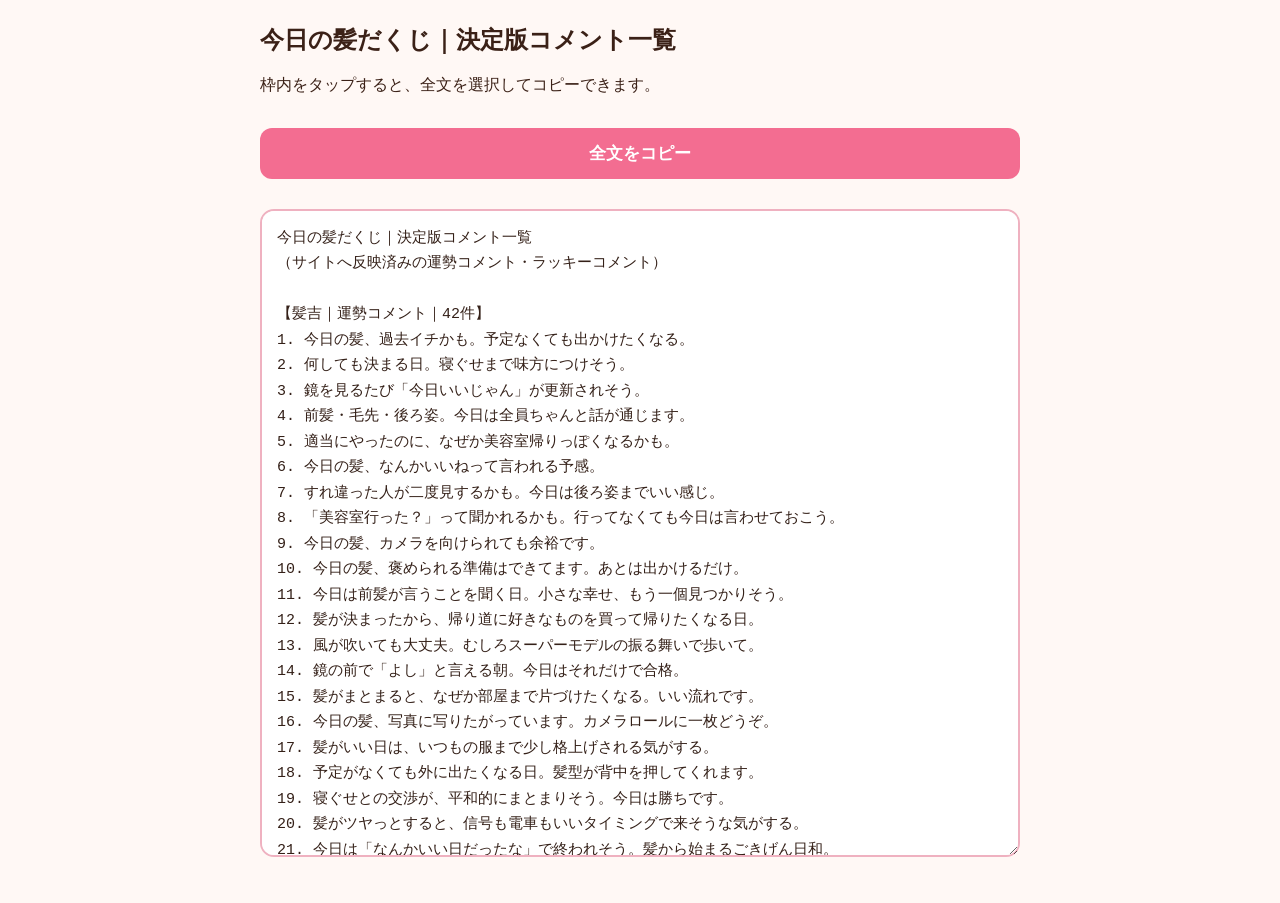
<file: 決定版コメント一覧.html>
<!doctype html>
<html lang="ja"><meta charset="utf-8"><meta name="viewport" content="width=device-width,initial-scale=1">
<title>決定版コメント一覧</title>
<style>
body{margin:0;background:#fff8f5;color:#3b2117;font-family:-apple-system,BlinkMacSystemFont,"Hiragino Sans","Yu Gothic",sans-serif}
main{max-width:760px;margin:auto;padding:24px 16px 42px}h1{font-size:24px;margin:0 0 8px}p{line-height:1.6}.actions{display:flex;gap:10px;margin:18px 0;position:sticky;top:0;background:#fff8f5;padding:12px 0}button{flex:1;border:0;border-radius:12px;background:#f36d91;color:white;font-weight:800;font-size:17px;padding:14px}textarea{box-sizing:border-box;width:100%;height:72vh;resize:vertical;border:2px solid #efb1c0;border-radius:14px;background:#fff;font-size:15px;line-height:1.7;padding:15px;color:#342018}small{display:block;text-align:center;color:#825}
</style>
<main><h1>今日の髪だくじ｜決定版コメント一覧</h1><p>枠内をタップすると、全文を選択してコピーできます。</p>
<div class="actions"><button id="copy">全文をコピー</button></div>
<textarea id="text" readonly>今日の髪だくじ｜決定版コメント一覧
（サイトへ反映済みの運勢コメント・ラッキーコメント）

【髪吉｜運勢コメント｜42件】
1. 今日の髪、過去イチかも。予定なくても出かけたくなる。
2. 何しても決まる日。寝ぐせまで味方につけそう。
3. 鏡を見るたび「今日いいじゃん」が更新されそう。
4. 前髪・毛先・後ろ姿。今日は全員ちゃんと話が通じます。
5. 適当にやったのに、なぜか美容室帰りっぽくなるかも。
6. 今日の髪、なんかいいねって言われる予感。
7. すれ違った人が二度見するかも。今日は後ろ姿までいい感じ。
8. 「美容室行った？」って聞かれるかも。行ってなくても今日は言わせておこう。
9. 今日の髪、カメラを向けられても余裕です。
10. 今日の髪、褒められる準備はできてます。あとは出かけるだけ。
11. 今日は前髪が言うことを聞く日。小さな幸せ、もう一個見つかりそう。
12. 髪が決まったから、帰り道に好きなものを買って帰りたくなる日。
13. 風が吹いても大丈夫。むしろスーパーモデルの振る舞いで歩いて。
14. 鏡の前で「よし」と言える朝。今日はそれだけで合格。
15. 髪がまとまると、なぜか部屋まで片づけたくなる。いい流れです。
16. 今日の髪、写真に写りたがっています。カメラロールに一枚どうぞ。
17. 髪がいい日は、いつもの服まで少し格上げされる気がする。
18. 予定がなくても外に出たくなる日。髪型が背中を押してくれます。
19. 寝ぐせとの交渉が、平和的にまとまりそう。今日は勝ちです。
20. 髪がツヤっとすると、信号も電車もいいタイミングで来そうな気がする。
21. 今日は「なんかいい日だったな」で終われそう。髪から始まるごきげん日和。
22. 今日は風を味方につける予定です。横断歩道はランウェイ。
23. 前髪が整っただけで、人類にやさしくなれそう。
24. 髪型が決まったので、今日はインカメも怖くない。
25. 今日の髪、エレベーターの鏡で二度見する価値あり。
26. 髪のツヤがいい日は、予定表にない寄り道も正解。
27. 今日の髪、カフェの窓際席が似合う仕上がり。
28. 美容室行ってないのに、美容室行った顔で歩ける日。
29. 今日はアホ毛も個性。と思えるくらい全体がいい感じ。
30. 今日の自分、いつもより駅のホームで姿勢がいいかも。
31. 髪のコンディションがいいので、姿勢まで1cm伸びてるかも。
32. 髪が決まったので、カフェのメニューも背伸びして選べそう。
33. 今日の髪なら、知らない犬にも好かれるでしょう。
34. 髪がいいから、横断歩道を渡るときだけ歩幅が大きくなるでしょう。
35. 今日の髪なら、スーパーで最後の一個に出会えるでしょう。
36. 今日の髪なら、レジの列がちょうど短いでしょう。
37. 今日の髪なら、好きなおやつが値引きされているでしょう。
38. 今日の髪なら、鳥の集団の下を通っても奇跡的に無傷で歩けるでしょう。
39. 今日の髪なら、白い服でカレーうどんを食べても汚さないでしょう。
40. 今日の髪なら、帰宅後まで靴下が片方だけ行方不明にならないでしょう。
41. 今日の髪なら、無意識でもアリ一匹踏まない、優しさのウォーキングができるでしょう。
42. 今日の髪、仕上がり最高！街で見かけた美人さん、よく見たら鏡越しの私やないかいっ！

【髪吉｜ラッキーコメント｜26件】
1. 変顔 — 今日は何しても無敵の可愛さ
2. 写真を撮る — 今日の髪、証拠を残そう
3. 耳かけ — 耳かけ仕草でラブ上等
4. 振り向く — 後ろ髪まで仕事します
5. 鏡を二度見 — うん、やっぱり今日いいじゃん
6. 髪をなびかせる — 今日は風まで演出です
7. 分け目チェンジ — 1cmずらして運気もチェンジ
8. ひとつ結び — 迷った日はまとめて解決
9. いつもと逆分け — 反対側にもチャンスをあげよう
10. ヘアアレンジ — いつもと違う自分もアリ
11. ウインク — 髪が決まればウインクも決まる
12. 自撮り — 盛れてるうちに一枚どうぞ
13. 髪をかき上げる — 今日はちょっといい女ぶっていこう
14. 首をかしげる — 寝違えてないよ、可愛いでしょ？
15. スキップ — 髪も気分も弾ませていこう
16. 笑顔 — 最後は笑ったもん勝ち
17. いつもと違う道 — 髪がいい日は寄り道も吉
18. 誰かに会う — 今日の髪、見せずに終われない
19. 二度見 — 一度じゃ足りない可愛さです
20. 髪をかき上げる — 色気は後からついてきます
21. 横を向く — 正面だけが私じゃない
22. 上目づかい — 髪も目線も計算どおり
23. 自分を褒める — 今日も可愛い。はい決定
24. イヤリング — 耳にかける理由、できました
25. リップ — 髪も唇もツヤは大事
26. 香水 — 振り向いた後までいい女

【大吉｜運勢コメント｜53件】
1. 前髪、一発で決まる予感。今日は幸先よし。
2. なんとなくセットしたのに「今日いいじゃん」ってなる日。
3. 今日は髪がちゃんと話を聞いてくれそう。
4. いつもの髪型なのに、今日はちょっと上手に見えるかも。
5. 朝のセット、思ったより早く終わりそう。余った時間はのんびりどうぞ。
6. 今日は髪と意見が一致しそう。話が早い。
7. ふと鏡を見たとき「まだいい感じ」が続きそう。
8. 今日は風が吹いても、そこそこいいところに戻ってきそう。
9. 「今日なんか雰囲気いいね」って言われるかも。髪のおかげかも。
10. 夕方までいい感じをキープできそう。今日は髪の持久力◎。
11. 今日の髪なら、靴ひもがほどけずに一日を終えられるでしょう。
12. 髪がいいから、スマホの充電があと1%でもちゃんと帰れるでしょう。
13. 今日の髪なら、会いたかった人にばったり会えるでしょう。
14. 髪がいいから、話の長い上司との会話も思ったより早く終わるでしょう。
15. 髪が決まったので、店員さんに「ちょうど最後の一つです」と言われるでしょう。
16. 今日の髪なら、欲しかった色だけ在庫が残っているでしょう。
17. 今日の髪なら、知らない人の笑顔まで自分へのサービスに見えるでしょう。
18. 今日の髪なら、店員さんの笑顔が少し輝いて見えるでしょう。なぜなら、いい感じの人が来店したから。
19. 今日の髪なら、知らない人の犬までしっぽを振ってくれるでしょう。なぜなら、雰囲気がいいから。
20. コンビニの自動ドアを通るだけで少し気分が上がるでしょう。なぜなら、今日の主役が入店したから。
21. 今日の髪なら、待ち合わせの相手が先に見つけてくれるでしょう。なぜなら、見つけやすいほどいい感じだから。
22. 今日の髪なら、知らない街でも方向を間違えないでしょう。なぜなら、毛先が進む方向を知っているから。
23. 何気ない買い物まで少し特別に感じるでしょう。なぜなら、今日の自分がちょっと特別だから。
24. 今日の髪なら、誰かの『なんかいいね』を一回は引き出せるでしょう。なぜなら、今日は隠しきれないから。
25. 今日の髪なら、電車の窓に映る自分に二度見されるでしょう。何しろ、今日の仕上がりは見逃せないから。
26. 靴を脱いだ後も靴下に穴があいていないでしょう。今日のビューティフルヘアーに限ってそんな事は。
27. 電車でよろけても、今日の髪なら雑誌の表紙。だって素敵だもん。
28. 宝くじ？買わないよ。今日の髪型、3億円以上の価値ですから。
29. 福引き？引かないよ。もう今日の髪が一等だから。
30. ラッキーカラー？今日の髪色で足りてます。
31. カフェの紙コップでも、今日は少し上品に持てるでしょう。
32. 今日は運を探さなくていいでしょう。運のほうがこちらを探しているから。
33. 神様も少しだけ二度見するでしょう。今日は髪がいいから。
34. 今日の髪なら、履歴書の特技欄に「存在感」と書けるでしょう。
35. 鏡よ鏡、と思ったけど、聞くまでもないので聞きません。
36. 今日の髪なら、ショップの店員さんに新作をおすすめされるでしょう。似合う人が来たから。
37. ポイントカード？出さなくても、今日は何かしら得するでしょう。
38. カフェで番号を呼ばれるだけで、ちょっと表彰式でしょう。
39. 今日は入口の自動ドアも、主役用に開いている気がするでしょう。
40. 今日の髪なら、雨上がりの水たまりまで照明に見えるでしょう。
41. 高級レストラン？行ってないよ。今日の髪が勝手に格を上げてるだけ。
42. 今日の髪なら、普通の階段も授賞式の登壇前に見えるでしょう。
43. 今日の髪なら、コンビニのレジ袋までブランド物に感じるでしょう。
44. 大吉？そりゃあそうでしょう。今日の髪がこれですから。
45. ラッキーアイテム？今日は私が持てば、なんでもラッキーアイテム。
46. 髪が決まった私の半径10メートル、ただいま開運中です。
47. 髪型が決まった日は、探し物のほうから名乗り出てくるでしょう。
48. 緊急ヘア速報：寝ぐせは今朝、すべて鎮圧されました。
49. 髪型注意報：横から見ても問題ありません。安心して振り向いてください。
50. 本日の運行情報：分け目は乱れなく、通常どおり運行しています。
51. 緊急ヘア速報：朝からアホ毛はすべて保護されました。安心してお出かけください。
52. 髪型速報：前髪の乱れは確認されませんでした。安心して外出してください。
53. 今日の髪なら、いつものスーパーでも少しだけ歩き方がモデル寄りになるでしょう。カゴすらオシャレに見えるでしょ？

【大吉｜ラッキーコメント｜25件】
1. 大きめクリップ — 今日の髪、まとめて面倒みます
2. オイル — ツヤあるところに福来たる
3. 鏡 — 己を知り、後ろ姿を知れば百戦危うからず
4. 耳かけ — 耳を出す者、恋を制す
5. 髪をかき上げる — 可愛いだけが私じゃない
6. トリートメント — 美髪は一日にしてならず
7. トリートメント — 同情するならツヤをくれ。
8. オイル — いつつけるの？今でしょ！
9. ミニコーム — 前髪を制する者は一日を制す
10. ヘアオイル — このツヤが目に入らぬか！
11. ヘアアイロン — お前のクセはもう、伸びている。あべしっ！
12. ヘアアイロン — 高温注意。可愛くなりすぎる恐れがあります。
13. ヘアアイロン — 寝ぐせ選手、ここでまさかの退場です！
14. ヘアアクセ — 装着推奨。本日の可愛さ増量中。
15. ヘアアクセ — 最後にアクセを添えたら、本日の一品完成。
16. 毛先ワンカール — あなたの可愛さに、ひと巻き添えて完成です。
17. バーム — 本日、まとまり指数高めの予報です。
18. ヘアアクセ — ヘアアクセを装備した。可愛さ＋10。
19. ヘアオイル — SSR「天使のツヤ」を引き当てた！
20. ヘアオイル — ツヤよ現れよ！オイル二滴の魔法。
21. 前髪 — 本日のベスト前髪賞、狙えます。
22. ヘアオイル — 本日のツヤ髪大賞、エントリー受付中。
23. トリートメント — 本日の髪いたわったで賞、受賞です。
24. 耳かけ — 本日の横顔美人賞、いただきます。
25. トリートメント — うるおい大盛り、お待たせしましたー！

【中吉｜運勢コメント｜44件】
1. 前髪は決まった。毛先はこれから話し合いましょう。
2. 前髪がいいので、毛先の自由は見なかったことにしよう。
3. 髪の調子は中吉。でも気分は大吉寄り。
4. 髪型速報：前髪は平和です。毛先には少し自由時間を与えています。
5. 本日の議事録：前髪は可決。毛先は保留。でも全体としては問題なし。
6. 今日はサイドの毛が元気。顔まわりだけ少し主張があります。
7. 横から見たら思ったよりいい。正面はもう少しだけ研究中。
8. 髪が迷っている間に、私はもう予定へ向かいます。ついてきて。
9. 最終チェック完了。気になるところはあるけど、可愛さの範囲内です。
10. 今日は風に勝つより、風が来る前に目的地へ着く作戦。
11. 後ろ姿は見えないけど、たぶんちゃんといい感じ。信じよう。
12. 前髪が崩れる前に用事を済ませよう。行動力が吉です。
13. 本日のヘアバランス：かわいさ8、迷い2。だいたい成功です。
14. 髪が決まったので、話の長い人との会話も少しだけ余裕を持てそう。
15. 髪が決まったので、インカメも怖くなさそう。でも角度は選びます。
16. 今日の髪なら、写真を撮りたくなるでしょう。でも一枚目は撮り直し。
17. 髪が決まったので、横断歩道はランウェイ。でも青のうちに渡ります。
18. 髪がいいから、カフェの窓際席が似合いそう。でも空いていたら座ります。
19. 今日の髪なら、帰り道に寄り道したくなるでしょう。でも財布と相談です。
20. 今日の髪なら、知らない猫にも好かれそう。でも近づくと逃げるかも。
21. 今日の髪なら、店員さんの笑顔が少し輝いて見えそう。でもたぶん全員に優しいです。
22. 髪が決まったので、ちょっといい服を着たくなるでしょう。でも洗濯中かも。
23. 今日の髪なら、好きな曲が流れたら主役気分。でもイヤホンの音漏れには注意。
24. 今日の髪のセットは完璧！でも、よく見て！ご飯粒ついてるよ。
25. 今日の髪は完璧。なのに靴下だけ裏返しです。
26. 前髪は満点。でもバッグの口、全開です。
27. 髪型は優勝。でも電車のドアに挟まれるかも。
28. 今日の髪なら誰に会っても大丈夫。でも口元にチョコついてますよ。
29. 髪型は完璧。なのにエコバッグを玄関に置いてきがちです。
30. 髪の調子は大吉寄り。でも充電は12％です。
31. 今日の髪、いい女っぽい。でもレジ前でポイントカードを探しに手こずる予感。
32. 今日の髪ステキ！モデル級のオーラでかっこよく改札touch and goで残高不足。
33. 髪型完璧、気分上々。なのに醤油だけ、白い服を狙ってくる。
34. 前髪は絶好調。でも今日に限って、誰にも会う予定がありません。
35. 髪が決まって気分はモデル。でも自動ドアがなかなか開いてくれません。
36. 今日の髪、かなりいい。誰かに褒めてほしいけど、みんな意外と忙しそう。
37. 今日の髪は褒められ待ち。でも最初に褒められたのは、新しいスマホケース。
38. 今日の髪なら街を歩くだけで絵になりそう。でも歩いているのはスーパーの特売コーナー。
39. 髪の調子は文句なし。でも今日いちばんテンションが上がったのは、買い物の合計金額がゾロ目だったこと。
40. 髪が決まって気分は女優。でも今日のセリフは『袋いりません』だけ。
41. 今日の髪なら運命の出会いがあるかも。でも目が合ったのは散歩中の犬。
42. 今日の髪ならおしゃれな街が似合いそう。でも向かう先はドラッグストアのポイント5倍デー。
43. 髪型は完璧。なのに今日いちばん褒められたのは、字のきれいさです。
44. 横からのシルエット、最高！外出先でも窓に映る横顔をつい確認したくなるでしょう。横を見たくても、見えるのは正面ですが！

【中吉｜ラッキーコメント｜25件】
1. ミニコーム — 今日のお守りに一本
2. ヘアクリップ — いざという時の最終兵器
3. ヘアピン — 困った毛はピンで現行犯逮捕
4. スプレー — 決まったところで時を止めよう
5. コテ — ひと巻きで気分も上向き
6. アイロン — 今日は熱の力を借りよう
7. 鏡 — 後ろ姿まで見たら今日も完璧
8. シュシュ — まとめたら、それはもうアレンジです
9. ポニーテール — 結んだ瞬間、今日の正解
10. お団子 — まとまらないなら丸めちゃえ
11. ヘアゴム — 雨にも風にもクセにも負けず
12. カチューシャ — 今日はつけたもん勝ち
13. ワックス — ちょい足しで髪にやる気注入
14. ヘアマスク — 今夜は髪にもごちそうを
15. コテ — 巻けばなんとかなる説、あります
16. オイル — ツヤは裏切らない
17. 鏡 — 見るたび可愛いは更新できます
18. ブラッシング — 髪も気持ちも、もつれは早めに
19. トリートメント — 今日くらい髪を甘やかそう
20. 美容室の予約 — 髪の悩みはプロに丸投げも吉
21. 時計 — 出発の5分前に、前髪チェックを。
22. 大きめバッグ — ヘア道具、全部入れれば怖くない
23. 寄り道 — 髪がいい日はまっすぐ帰れない
24. 早起き — 時は髪なり
25. コーヒー — 髪巻いて　コーヒー飲んで　朝完成

【小吉｜運勢コメント｜51件】
1. 右はいい感じ。左はまだ話し合い中。
2. 前髪だけ、別の予定があるみたい。
3. 今日は毛先が自由行動しがち。集合時間は未定です。
4. 朝はいい感じ。でも油断すると1か所だけハネるかも。
5. いつもの分け目が、今日はなんとなくしっくりこない。迷子になる前に決めておこう。
6. 直したところとは別の場所がハネる予感。追いかけすぎ注意。
7. 今日は片側だけボリューム出がち。左右の意見が合ってません。
8. 前から見るといい感じ。横から見ると「あれ？」がいるかも。
9. 髪を触れば触るほど迷走しそう。今日は早めの決断が吉。
10. なんか惜しい。でもどこが惜しいのかは、髪も教えてくれません。
11. 前髪が右に行きたがっています。私は左がいいんですけどね。
12. 今日の髪、60点くらい。でもお昼ごはんが美味しければ合格です。
13. 今日は髪にボリュームが出すぎました。気持ちだけは控えめにいきます。
14. 髪の調子は控えめ。でもなぜか肌の調子はいいので、引き分けです。
15. 本日の髪の成績表。前髪80点、毛先40点。平均点でなんとか進級です。
16. 髪型テストの結果発表！セット力は合格。でも持続力は追試です。
17. 通知表が届きました。前髪は「よくできました」、後頭部は「もう少しがんばりましょう」。
18. 髪型選手権、予選は通過。でも決勝戦は湿気のため棄権します。
19. 今日の髪は延長戦に突入。ヘアアイロン選手、そろそろ体力の限界です。
20. 髪型の金メダルは逃しました。でも参加賞の可愛さは持ち帰ります。
21. 速報です。今朝、前髪の一部が独立を宣言しました。現在説得中です。
22. 本日の髪予報。午前中はまとまり、午後から一部地域でうねりが発生するでしょう。
23. 髪型ニュースです。左右のバランスに若干の乱れ。なお、本人の機嫌は良好です。
24. 速報です。前髪が予定とは違う方向へ進行中。関係者が説得を続けています。
25. 本日の髪予報。朝は晴れ、昼から湿気。夕方には前髪の形が変わる見込みです。
26. 現場からお伝えします。寝癖の修正作業が難航中。出発時刻への影響が心配されています。
27. 緊急会見です。毛先の広がりについて、本人は『想定外でした』とコメントしています。
28. 本日の髪予報。トップは晴れ、毛先は曇り。ところにより寝癖が残るでしょう。
29. ニュース速報。後頭部で原因不明のふくらみを確認。現在、鏡を使って調査中です。
30. 前髪からのお知らせです。本日は気分が乗らないため、通常とは異なる位置で営業いたします。
31. 緊急速報。ヘアゴムの投入が決定しました。これにより事態は収束する見通しです。
32. 本日のヘアレシピ。寝癖を少々、湿気をひとつまみ。仕上げに諦めを加えて完成です。
33. 前髪のセットに成功！しかし湿気が現れた！あなたのヘアキープ力が3下がった。
34. 本日の髪型クエスト。寝癖を倒せ！ただし制限時間は出発までの5分間です。
35. 本日の髪型、リフォーム途中のため一部未完成です。完成予定日は明日の朝となっております。
36. 寝癖が現れた！ヘアアイロンで攻撃！しかし寝癖はひらりと身をかわした！
37. 毛先のまとまりを手に入れた！しかし代わりにトップのボリュームを失った！
38. 急募！前髪をまとめられる方。経験不問、即戦力歓迎。勤務時間は朝の10分間です。
39. 毛先管理スタッフ募集中。業務内容は自由すぎる毛先の指導。なお、残業の可能性あり。
40. 全米が泣いた。たった一本の寝癖を直すために、彼女は朝の20分を失った。
41. 『前髪、帰ってこい。』鏡の前で繰り広げられる、愛と根気の物語。近日公開。
42. ヘアセットのレベルが15に上がった！しかし外に出た瞬間、強風が現れた！髪型は大ダメージを受けた！
43. 前髪航空よりお知らせです。強風の影響により、本日のまとまり便は欠航となりました。
44. 毛先改革を掲げて出馬しましたが、寝癖派の根強い支持に苦戦しています。
45. 今日は髪がふんわりしてる！と思ったら、静電気でした。
46. 寝癖を見つけました。でも見なかったことにしたので、今のところ平和です。
47. 毛先が自由なら、私も自由でいいのでは。そう思ったけど、仕事には行きます。
48. 前髪は決まらなかったけど、目玉焼きはきれいに焼けました。今日はこれでよし。
49. 髪型は少し残念。でも自販機で当たりが出たので、運は残っているようです。
50. 毛先がハネてる。でもお気に入りの靴を履いたら、ちょっとどうでもよくなりました。
51. 前髪を直すのに20分。結局、今日は帽子をかぶって出かけます。

【小吉｜ラッキーコメント｜26件】
1. バーム — 隠し味にバームを少々
2. オイル — 毛先にほんの少しだけ
3. 前髪を分ける — ダメなら今日は道をあけよう
4. ヘアミルク — 毛先にもミルクの時間です
5. アホ毛スティック — 備えあればアホ毛なし
6. ミニコーム — 前髪の乱れは心の乱れ
7. スプレー — 鉄は熱いうちに、髪は決まったうちに固めよ
8. ヘアアイロン — 明けない夜はない、伸びないクセもたぶんない
9. バーム — まとまりなくして平和なし
10. 霧吹き — 水もしたたる、いい前髪
11. 前髪を切らない — その決断、今日は一晩寝かせよう
12. アホ毛スティック — アホ毛容疑者、頭頂部にて現行犯逮捕
13. ヘアクリップ — 挟むだけ！面倒な毛もこの通り！
14. ヘアオイル — ツヤ補給地点はこちらです。
15. ヘアミスト — 乾燥注意報。シュッとひと吹きすると吉。
16. ヘアミルク — 毛先に乾燥の症状あり。ミルクを処方します。
17. ミニコーム — 前髪パトロール、本日も異常なしを目指します。
18. 霧吹き — 寝ぐせを倒した。レベル38になった！
19. トリートメント — 親愛なる毛先へ。今日はたっぷり潤いを贈ります。
20. ヘアゴム — 夕方の私より。持ってきてくれてありがとう。
21. ミニコーム — お昼の私より。前髪直せたよ、ありがとう。
22. ヘアミルク — ヘアミルクを使った！毛先のHPが全回復した！
23. ヘアアイロン — アイロンを装備した。クセへの攻撃力＋20。
24. アホ毛スティック — 必殺！ひと塗り封じ！
25. ヘアオイル — 夕方の私より。朝のひと塗り、まだ効いてます。
26. ヘアミルク — ツヤ一丁！栄養入りまーす！

【吉｜運勢コメント｜60件】
1. 今日は前髪が気になるかも。話しかけるなら絶対に横からお願いします。
2. 前髪のベストタイム、午前中説。
3. 今日は風との相性がちょっと悪そう。外に出たら本番です。
4. セットした方向と、髪が行きたい方向が違うみたい。
5. 今日はボリュームが欲しいところだけ控えめ。遠慮しなくていいのに。
6. 夕方の髪には期待しすぎない。それも優しさです。
7. 今日は髪が言うことを聞くとは限りません。交渉はやさしく。
8. 耳にかけても出てくる毛が一本。今日はそこが主役かも。
9. 家ではまとまってたんです。本当です。
10. 今日は100点を目指さない。それだけでだいぶ気が楽。
11. 本日の髪、ツヤ感良好。窓に映った自分を二度見。でも窓の向こうの人と目が合いました。
12. 朝、髪をとかしながら考え事をすると、同じところを5分とかしてしまうかも。
13. ヘアオイルをつけたあとは、手を洗うのを忘れがち。スマホが少しツヤツヤになる予感。
14. カールを指でくるくるしているうちに、悩みごとまでどこかへ飛んでいくかも。
15. ドライヤー中にテレビを見ると、大事なセリフを聞き逃すでしょう。でも話の流れはなんとなく分かりそう。
16. 分け目を少し変えると、気分も少し変わるかも。誰にも気づかれなくても、それはそれで吉。
17. 髪を結ぶと、なぜか家事がはかどりそうな予感。ただし、やる気だけで終わる可能性も。
18. ドライヤー中に夕飯の献立がひらめくかも。ただし、乾かし終わる頃には忘れていそうです。
19. パサつきが気になったら、ヘアミルクをひと塗り。ついでに手も保湿すると、なんだか得した気分に。
20. ふんわりした髪を触っていると、なぜか焼きたてのパンが恋しくなる予感。
21. クセ毛を指でくるくるしていると、思いがけない電話がかかってくるかも。内容は普通の用事でしょう。
22. ヘアゴムを探すなら、まず手首を確認すると吉。案外すぐに見つかるかもしれません。
23. シャンプーの泡立ちがいつもより豊かになる予感。誰かに報告するほどではありません。
24. かわいいヘアクリップとの出会いがあるかも。ただし、家の引き出しには似たものが眠っていそうです。
25. 後ろのシルエットが気になる日。鏡を使って確認すると、首の運動にもなるでしょう。
26. 本日の髪予報。朝はゆるやかな毛流れ、午後はところにより耳かけ。大きな乱れはないでしょう。
27. 今日のヘア指数は平年並み。ツヤもボリュームも控えめですが、穏やかな一日になりそうです。
28. ヘアブラシを手に入れた！髪をとかした！特に何も起こらなかった！平和な冒険になりそうです。
29. 毛流れ調整スタッフ募集中。未経験歓迎。仕事内容は朝のブラッシング約3分間。残業はほぼありません。
30. ヘアゴム選手、今日も定位置で待機！出番があるかどうかは、午後の気温次第でしょう！
31. 本日のヘア研究。ドライヤー中に考えたことは、電源を切る頃には忘れがち。今日も同様の結果が予想されます。
32. ヘアオイルを1滴使用！手触りが少し変化！本日のミッションはこれにて終了です。
33. 本日の髪型ニュース。分け目の位置に若干の変更がある模様です。生活への影響はほぼないでしょう。
34. 本日の髪予報。ところによりふんわり、時々ぺたんこ。全体としては穏やかな一日でしょう。
35. 毛先からのお知らせです。本日は大きな予定がないため、自然な状態で営業いたします。
36. ヘアオイルの使用量は適量を推奨。出しすぎた場合は、手のひらまでツヤツヤになるでしょう。
37. 髪の神様からのお告げ。今日は無理に巻かなくてもよい。浮いた5分でゆっくりお茶を飲むがよい。
38. 心理テストです。今日の髪は結ぶ？下ろす？どちらを選んでも、あなたはごく普通の一日を過ごすでしょう。
39. 髪を乾かすとき、最初に考えることは？ A.夕飯 B.明日の予定 C.何も考えない。どれでも特に問題ありません。
40. ヘアアレンジ線をご利用の皆さま。本日は『いつものひとつ結び』行きが便利でしょう。
41. むかしむかし、毛先が少しハネておりました。村人たちは特に気にせず、いつもどおり暮らしたそうな。
42. 本日の髪の成績表。ツヤ3、まとまり3、ボリューム3。オール3の安定感です。
43. 毛先の通知表が届くでしょう。『落ち着いて過ごせました』。保護者からのコメントは特にありません。
44. 髪の視力検査。鏡から50センチ離れると、細かいハネが気にならなくなるかもしれません。
45. 本日のヘア朝礼。校長先生のお話は『髪はしっかり乾かしましょう』。約30秒で終了予定です。
46. 本日の髪の玉入れ。ヘアピンを投げ入れたところ、ほとんどがいつもの引き出しに入りました。
47. 髪の遠足で集合写真を撮る予感。後ろのシルエットも写りますが、誰もそこまで気にしないでしょう。
48. 朝のブラッシング中、今日の予定をひとつ思い出すかも。ただし、別の予定をひとつ忘れる可能性があります。
49. 髪を結ぶか下ろすか、少し迷う朝になりそう。最終的にはいつもの髪型に落ち着くでしょう。
50. ドライヤーを使う前にコンセントを確認すると吉。たぶん、いつもどおり差さっています。
51. 髪をとかしたあと、鏡をもう一度見る予感。特に変化はありませんが、安心できるでしょう。
52. シャンプーの詰め替えを思い出す予感。忘れないようにメモしても、メモを見るかどうかは別問題です。
53. ドライヤーを片づけた直後、『あ、後ろ全然乾いてない』と気づくでしょう。
54. ヘアブラシの掃除を思いつくかも。思いついただけでも、今日は一歩前進です。
55. ヘアオイルを買いに出かけたのに、先にお菓子売り場へ向かう予感。目的を忘れなければ吉。
56. 髪を耳にかける回数が少し増えるかも。集中している証拠か、ただ気になっているだけでしょう。
57. 本日のヘアデスクワーク。考え事をしながら毛先を触る予感。仕事の進み具合には特に影響しません。
58. ヘアアイロンを使わずに過ごす日になるかも。浮いた時間で何をするかは、まだ決まっていません。
59. 寝る前に髪を乾かし終えると、今日の小さな達成感が得られるでしょう。拍手は不要です。
60. 今日は毛先を触る回数が増える予感。数えてもいいですが、特に景品はありません。

【吉｜ラッキーコメント｜27件】
1. 帽子 — 最終手段じゃない、立派な作戦です
2. 折りたたみ傘 — 雨との戦いは準備が9割
3. ハンカチ — 汗と前髪、早めの対応が吉
4. バーム — まとまりは買えます。少量で
5. 分け目 — 室井さん、分け目封鎖できません。
6. アホ毛スティック — 一本残らず駆逐してやる。
7. ヘアアイロン — 全集中、前髪アイロン中。無呼吸の型。
8. バーム — そこにまとまりはあるんか？
9. つむじ — 真実はいつも一つ
私のつむじは2つ
by名探偵
10. ヘアゴム — ヘアゴムを装備した！安心感が20上がった！
11. ヘアオイル — ツヤを手に入れた！魅力が10上がった！
12. ヘアアクセ — SSR「今日なんか可愛い」を引き当てた！
13. ヘアアクセ — 本日のワンポイント上手で賞、受賞です。
14. 頭皮マッサージ — 自分をいたわったで賞、本日あなたに贈ります。
15. ヘアオイル — 本日はツヤ、サービスしておきますね。
16. ヘアアクセ — こちら本日のおすすめ、可愛さ一点追加です。
17. リップ — リップを装備した！女子力＋20！
18. イヤリング — イヤリングを装備した！横顔レベルが5上がった！
19. ハンカチ — バッグの中にて待機。本日の出動に備えます。
20. チョコレート — 甘いもの不足の症状あり。ひと粒処方します。
21. お気に入りの靴 — 本日の足元まで抜かりないで賞、受賞です。
22. ピアス — 本日のスタメン発表！ピアス選手、両耳で先発です！
23. ネックレス — ここでネックレス選手！首元に見事な追加点です！
24. イヤリング — 耳かけヘア隣接。顔まわりの眺望良好です。
25. お気に入りの靴 — 髪決まり　足取り軽く　いってきます
26. イヤリング — 速報です。耳かけにより、イヤリングの存在感が急上昇しています。
27. イヤリング — 耳かけヘアを華やかにする簡単なお仕事です。未経験歓迎。

【凶｜運勢コメント｜45件】
1. 家を出た瞬間がピークかも。写真は早めに。
2. 湿気を感じた髪が、いつもより本気を出しそう。
3. 寝ぐせがなかなかの強敵。今日は長期戦の予感。
4. 鏡の前では完璧。外に出たら第二形態かも。
5. 直したはずのハネが、気づいたら元の場所に戻ってるかも。帰巣本能かな。
6. 前髪、今日は完全に自分の意思で動いてます。こちらの指示は通りません。
7. 右を直したら左がハネる。左を直したら右がハネる。今日は終わりが見えません。
8. 今日は風が吹くたび髪型が変わりそう。何パターン楽しめるかな。
9. 湿気・風・寝ぐせ。本日の髪、フルメンバーでお待ちしています。
10. 今日はもう、髪型じゃなくて“個性”ってことにしよう。
11. 緊急速報。前髪が左右に分裂しました。現在、仲直りの見通しは立っておりません。
12. 寝癖による大規模な反乱が発生。ドライヤー部隊が出動しましたが、鎮圧には時間がかかる見込みです。
13. ヘアゴムが行方不明になりました。最後に目撃されたのは、昨日の夜の洗面所です。
14. 速報です。湿気が髪全体を包囲。ボリューム部隊はすでに撤退を開始しています。
15. 本日の髪の通知表。ツヤ1、まとまり1、寝癖5。先生からは『個性が強すぎます』とのコメントです。
16. 寝癖容疑者、ヘア違反で呼び出し。本人は『自然にこうなりました』と容疑を否認しています。
17. 映画『消えたボリューム』。主演は頭頂部。衝撃のラストは、帽子を脱いだ瞬間に訪れます。
18. 今日はヘアオイルを出しすぎる予感。手のひらだけが、誰よりも美しいツヤを放つでしょう。
19. 髪を完璧に巻いた直後、外は強風。今日の努力は空へ旅立つかもしれません。
20. 頭頂部に強いぺたんこ前線が接近中。午後にはボリュームが消滅する恐れがあります。
21. 緊急ニュース。ヘアオイルのポンプが予想以上の量を放出。手のひらでは現在、復旧作業が続いています。
22. 朝から頑張って髪をセット。外に出た瞬間つまずくかも。ただし、振り返っても段差は見当たらないでしょう。
23. シャンプーを流している途中で、目を閉じたままトリートメントを探すことになりそう。手に取ったのは洗顔料かもしれません。
24. 寝癖を直すために髪を濡らしたら、直す必要のなかった部分まで暴れ出す予感。被害は拡大するでしょう。
25. 外出前に髪を何度も確認する予感。ようやく満足して出かけたら、今度は家の鍵を閉めたか不安になるでしょう。
26. 今日は鏡の前で髪を直していると、後ろから家族に『何が変わったの？』と聞かれる予感。こちらが聞きたいくらいでしょう。
27. 今日はシャンプーのポンプが壊れる予感。勢いよく押した結果、中身が壁まで飛び、壁だけがいい香りになるでしょう。
28. 前夜にしっかり乾かした髪が、朝には謎の立体アートに変身しているかも。作者は枕。制作時間は約8時間です。
29. 本日のヘア天気予報。頭頂部に強い低気圧が発生。横だけが膨張し、髪型は見事な逆三角形になるでしょう。
30. ヘアセットの保証期間が終了する予感。保証が切れるのは、家の玄関を出た瞬間でしょう。
31. 本日のヘア裁判。寝癖被告は『枕が悪い』と主張。しかし枕側も『寝相が悪い』と反論するでしょう。
32. ヘアオイルをつけようとしたらフタが取れて、天ぷらでも揚げるのかという量が出てくるでしょう。
33. 後ろの寝癖が気になって鏡で確認したら、首をひねりすぎて悲鳴をあげるでしょう。
34. 髪をセットし終えた直後に服を脱ぐことになりました。スーパーサイヤ人の完成です。
35. 本日の分け目は、途中から行方不明です。見つけた方はそっと戻してください。
36. 髪を巻いてみたけど、うまくできず新種のクワガタみたいな前髪になるでしょう。
37. 前髪を巻きすぎて、カールクワガタが発見されるでしょう。
38. ヘアオイルを出しすぎて、前髪だけテカテカになるでしょう。前髪の照り焼きかっ！
39. 朝起きてアホ毛の量にびっくりするでしょう！水族館のチンアナゴかっ！
40. 朝起きたら前髪がぺったんこでしょう。寝てる間に誰か座った？
41. 前髪が気になって、駅のホームでインカメラで確認したくなるでしょう。電車もう行っちゃいましたよ。
42. 皆さま、右手をご覧ください。本日の寝癖の見どころ、後頭部の大噴火でございます。
43. まもなく左側に見えてまいりますのが、夜通し成長を続けたボリューム山脈でございます。
44. 右手に見えますのが、昨日まで存在しなかった分け目でございます。
45. 朝起きたら、寝癖で左のボリュームがとんでもないことに！右の毛根たち、夜中に引っ越したんか？

【凶｜ラッキーコメント｜25件】
1. ヘアミルク — パサつく毛先にミルク補給
2. くるくるドライヤー — 前髪の説得係
3. 霧吹き — 寝ぐせは根元から撲滅
4. ドライヤー — 根元から話せば分かるはず
5. ブラシ — もつれた関係、一度とかそう
6. 大きめクリップ — まとめる力は正義です
7. 細めヘアピン — 一本の反抗も見逃しません
8. タオル — ゴシゴシ禁止、髪とは仲良く
9. 冷風 — ドライヤーも喧嘩も最後は冷風に
10. 頭皮マッサージ — 頭皮にもご機嫌とりを
11. 毛先保湿 — 毛先にはちょっと甘やかしを
12. ストレートアイロン — 曲がった毛とは今日で和解
13. ヘアミルク — 毛先にも水分補給を
14. バーム — 迷子の毛、こちらへどうぞ
15. ヘアクリップ — まとまらないなら挟んだもん勝ち
16. ヘアピン — 出てくる毛にはお引き取り願おう
17. ドライヤー — 寝癖を見なかったことにしないため
18. アホ毛スティック — 飛び出す元気は今日はしまっておこう
19. 前髪を触らない — 触らぬ前髪に乱れなし
20. シャワー — 寝ぐせが強い日は全面戦争
21. アホ毛スティック — 今日も頭上の治安を守ります
22. くるくるドライヤー — くるくるした分、可愛さ上乗せ
23. ドライヤー — 凶でも大丈夫。ドライヤー後ろからあてれば追い風の私
24. 帽子 — 寝ぐせが直らない場合は、上からかぶってご使用ください。
25. コーム — 速報です。前髪に乱れが発生。現場へコームが急行しています。

</textarea><small id="status"></small></main>
<script>
const t=document.querySelector('#text'),s=document.querySelector('#status');
document.querySelector('#copy').onclick=async()=>{t.focus();t.select();try{await navigator.clipboard.writeText(t.value);s.textContent='コピーしました！'}catch(e){document.execCommand('copy');s.textContent='選択しました。コピーしてください。'}};
</script></html>
</file>
<file: style.css>
:root{font-family:"Hiragino Sans", "Yu Gothic",system-ui,sans-serif;color:#43220f;background:#fffdf9}*{box-sizing:border-box}body{margin:0;background:linear-gradient(140deg,#e9f9ff,#fff8e7 60%,#f4efff)}main{width:min(1140px,calc(100% - 32px));margin:0 auto;padding:42px 0 80px}.eyebrow{margin:0;color:#299dd0;font-weight:800;font-size:.85rem;letter-spacing:.08em}h1{font-size:clamp(2rem,5vw,3.4rem);margin:.2rem 0 .5rem;color:#54280f}.intro{max-width:48rem;line-height:1.75;margin:0}.controls{display:flex;gap:12px;align-items:center;flex-wrap:wrap;margin:28px 0;padding:18px;border-radius:22px;background:#fff;box-shadow:0 10px 28px #6a422116}.controls p{width:100%;margin:0;font-size:.9rem;color:#705849}button{border:0;border-radius:999px;padding:14px 22px;font-weight:800;font-size:1rem;cursor:pointer}.primary{background:#35b6eb;color:#fff;box-shadow:0 5px 0 #168ebf}.secondary{background:#ffcf3e;color:#593200;box-shadow:0 5px 0 #d6a514}.secondary:disabled{cursor:not-allowed;opacity:.45}.summary{display:grid;grid-template-columns:repeat(4,1fr);gap:12px;margin:20px 0 34px}.chip{background:#fff;border-radius:18px;padding:12px;box-shadow:0 5px 17px #6a422112}.chip b{display:block;font-size:.82rem;color:#7b6556}.chip span{font-weight:800}h2{font-size:1.35rem;margin:0 0 14px}.pages{display:grid;grid-template-columns:repeat(4,minmax(145px,1fr));gap:18px}.scene{min-width:0}.scene p{font-weight:800;margin:0 0 8px;min-height:2.7em;line-height:1.35;text-align:center;overflow-wrap:anywhere;word-break:break-word;font-size:clamp(.76rem,3.2vw,1rem)}.scene-canvas{width:100%;aspect-ratio:9/16;background:#fff;border-radius:18px;box-shadow:0 10px 25px #63412424;display:block}details{margin-top:34px;background:#fff8d9;padding:15px 18px;border-radius:16px;line-height:1.7}summary{cursor:pointer;font-weight:800}@media(max-width:720px){main{padding-top:28px}.pages{grid-template-columns:repeat(2,minmax(0,1fr));gap:13px}.summary{grid-template-columns:repeat(2,1fr)}.controls{align-items:stretch}.controls button{flex:1}.intro{font-size:.94rem}}
.pool{margin:0 0 32px;padding:20px;border-radius:22px;background:#ffffffb8}.pool h2{margin-bottom:6px}.pool p{margin:0 0 14px;line-height:1.7}.character-pool{display:grid;grid-template-columns:repeat(11,minmax(52px,1fr));gap:8px}.character{padding:6px 2px;text-align:center;background:#fff;border-radius:12px;font-size:.72rem;font-weight:800}.character img{display:block;width:100%;height:56px;object-fit:contain;margin:auto}@media(max-width:720px){.character-pool{grid-template-columns:repeat(4,1fr)}}
.save-video{display:inline-flex;align-items:center;justify-content:center;border-radius:999px;padding:14px 22px;font-weight:800;font-size:1rem;cursor:pointer;text-decoration:none;background:#50c878;color:#173d22;box-shadow:0 5px 0 #2f9f5d}
</file>
